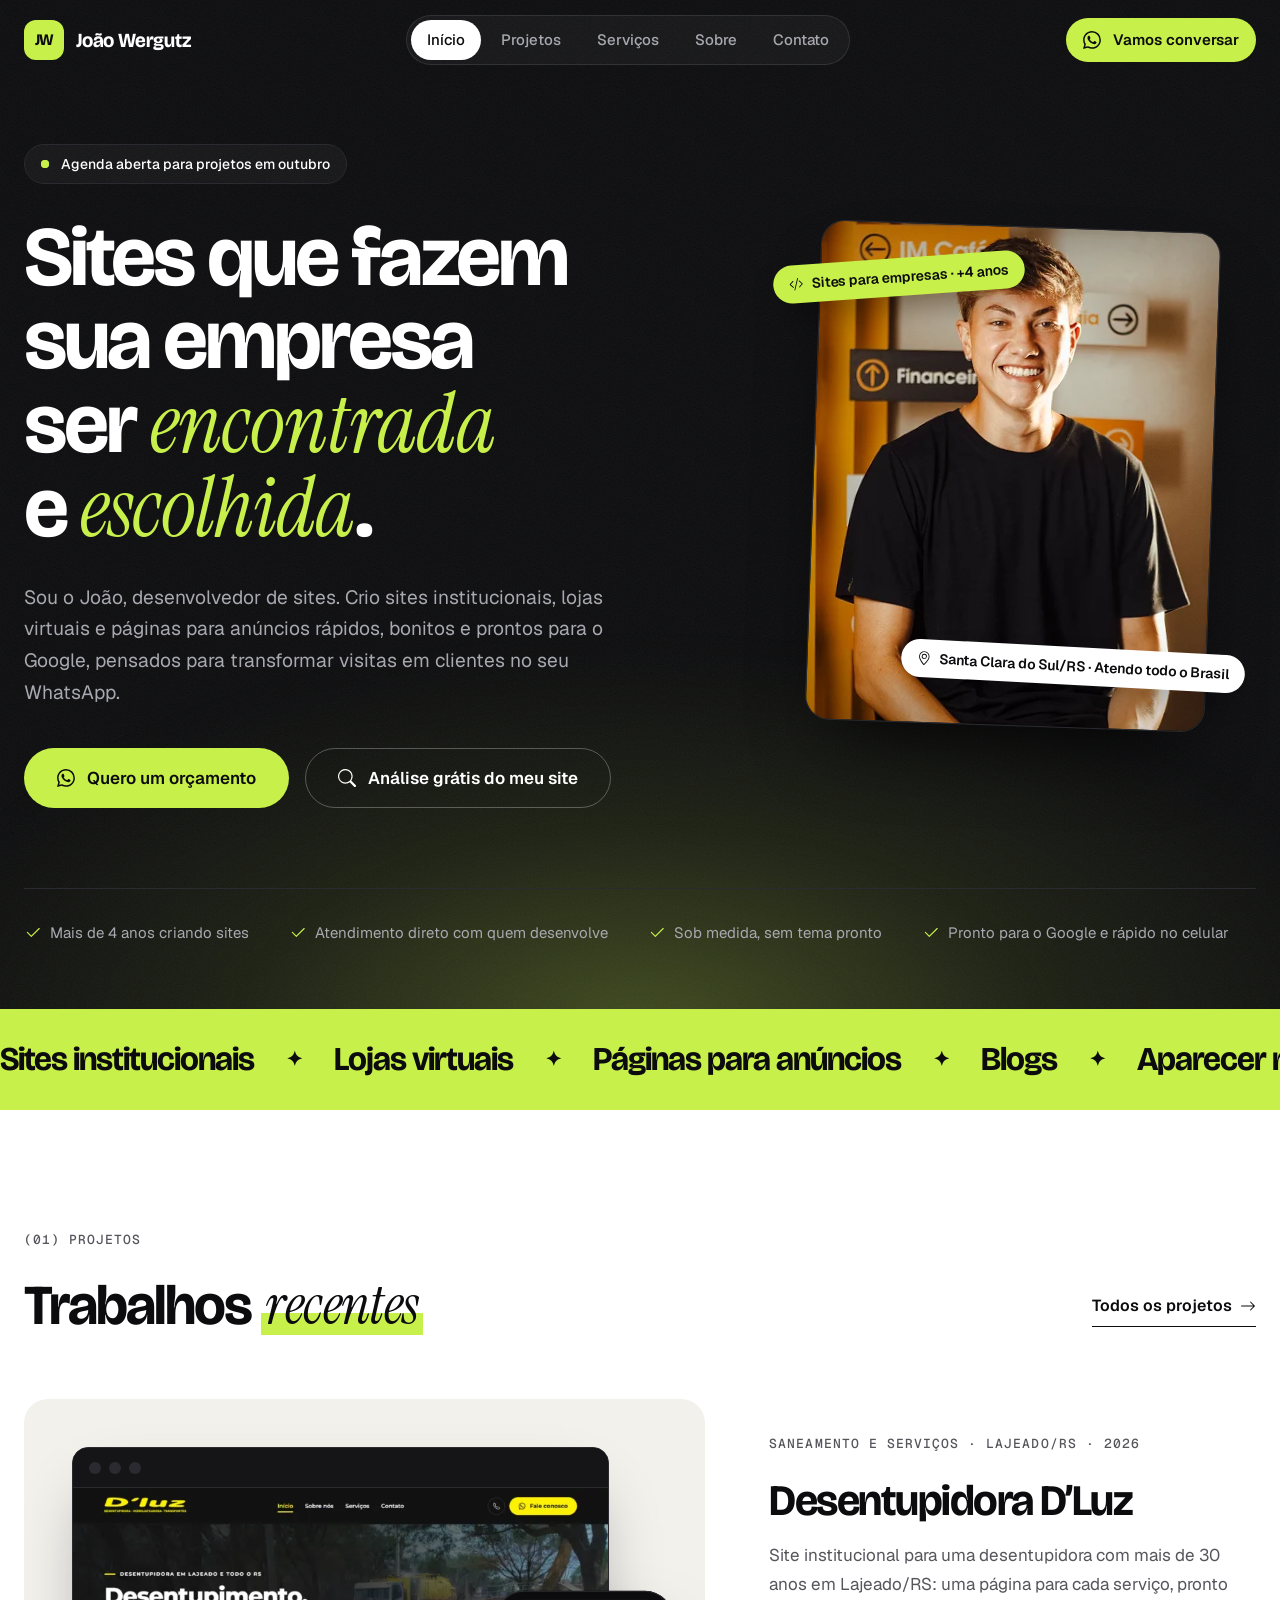
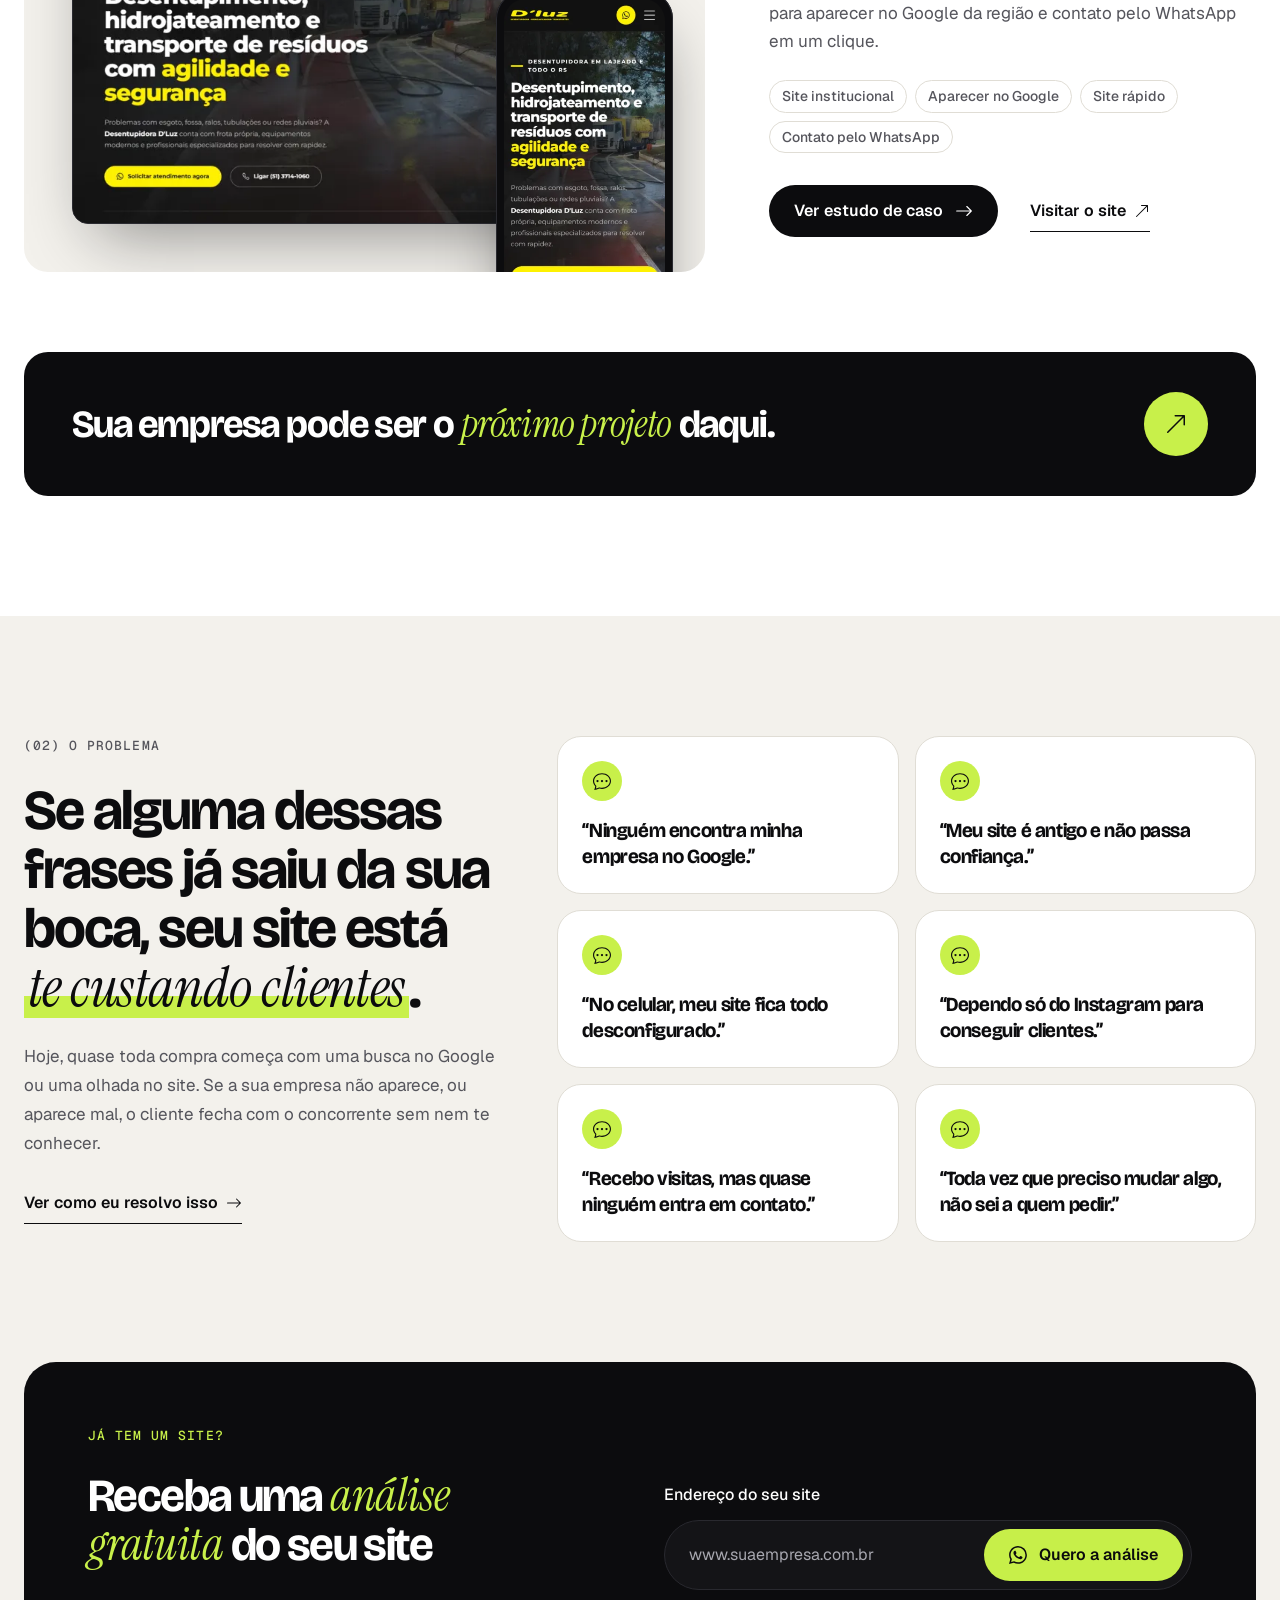
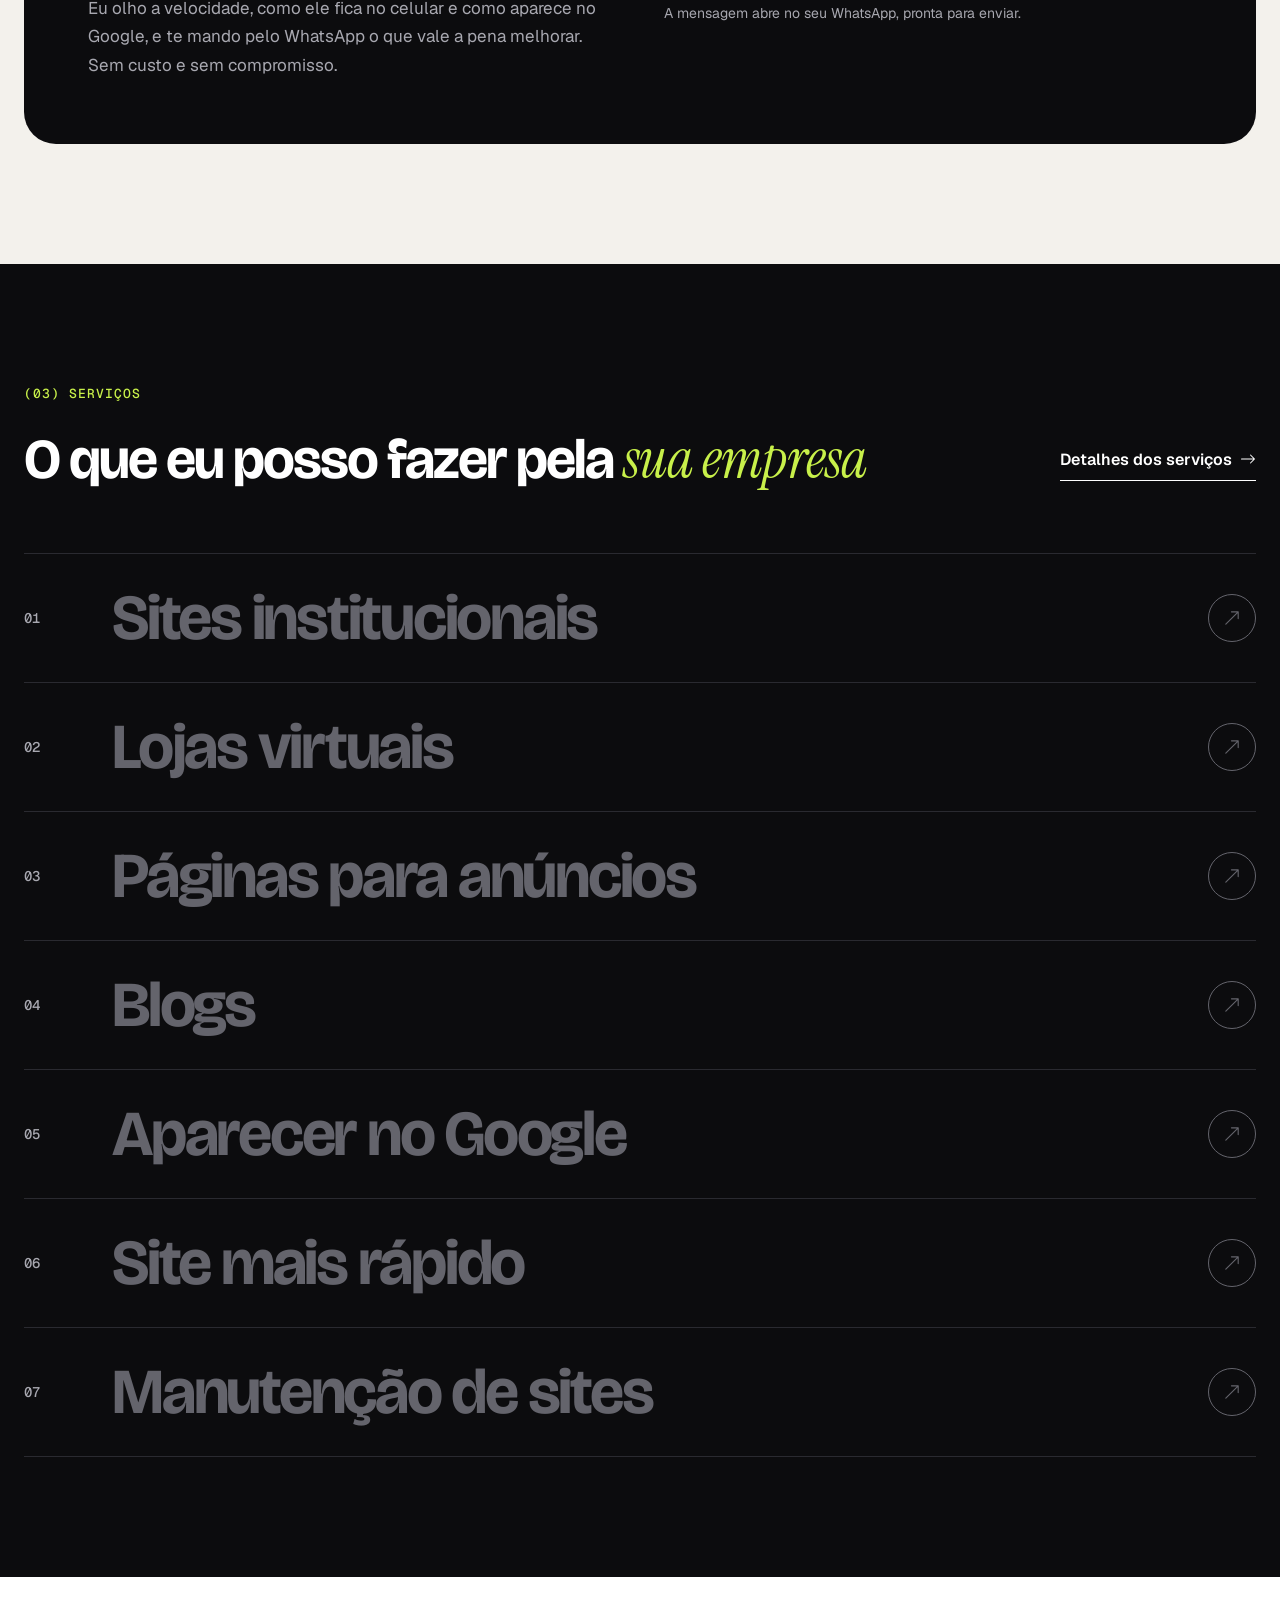
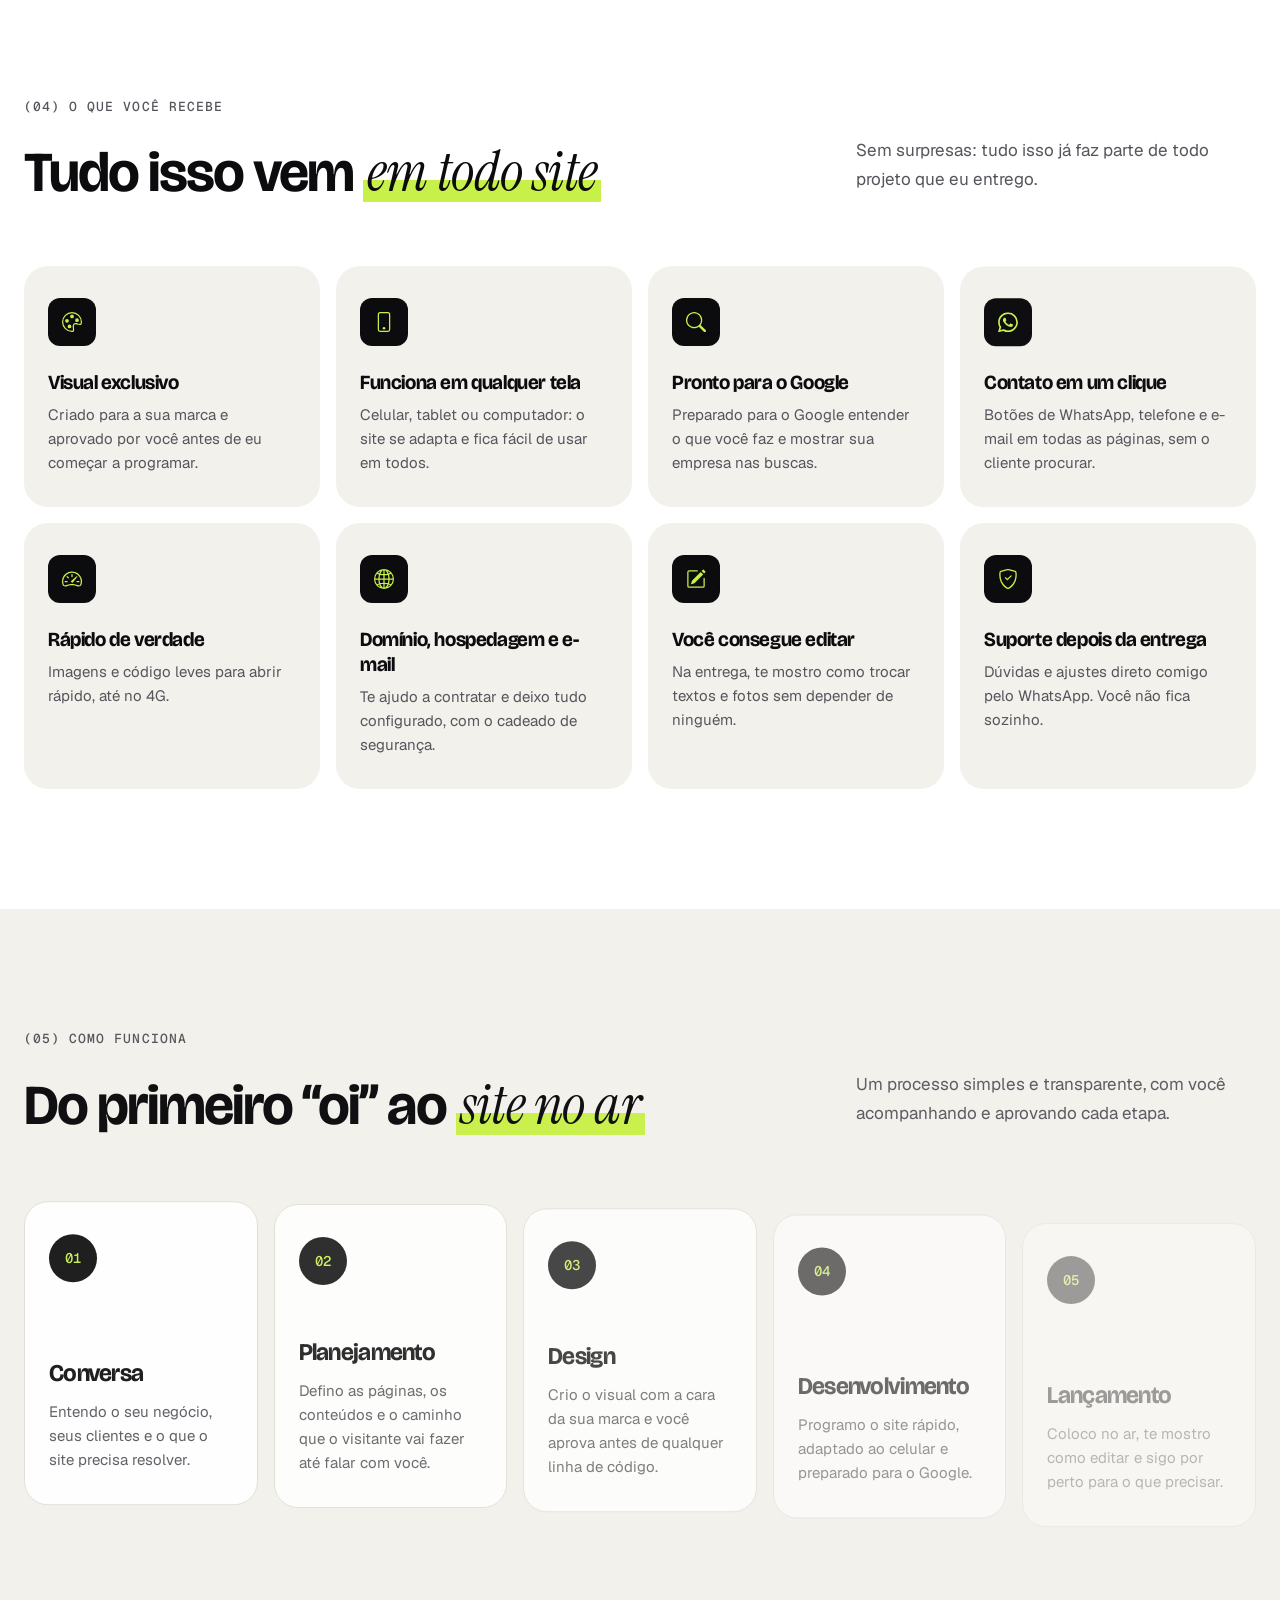
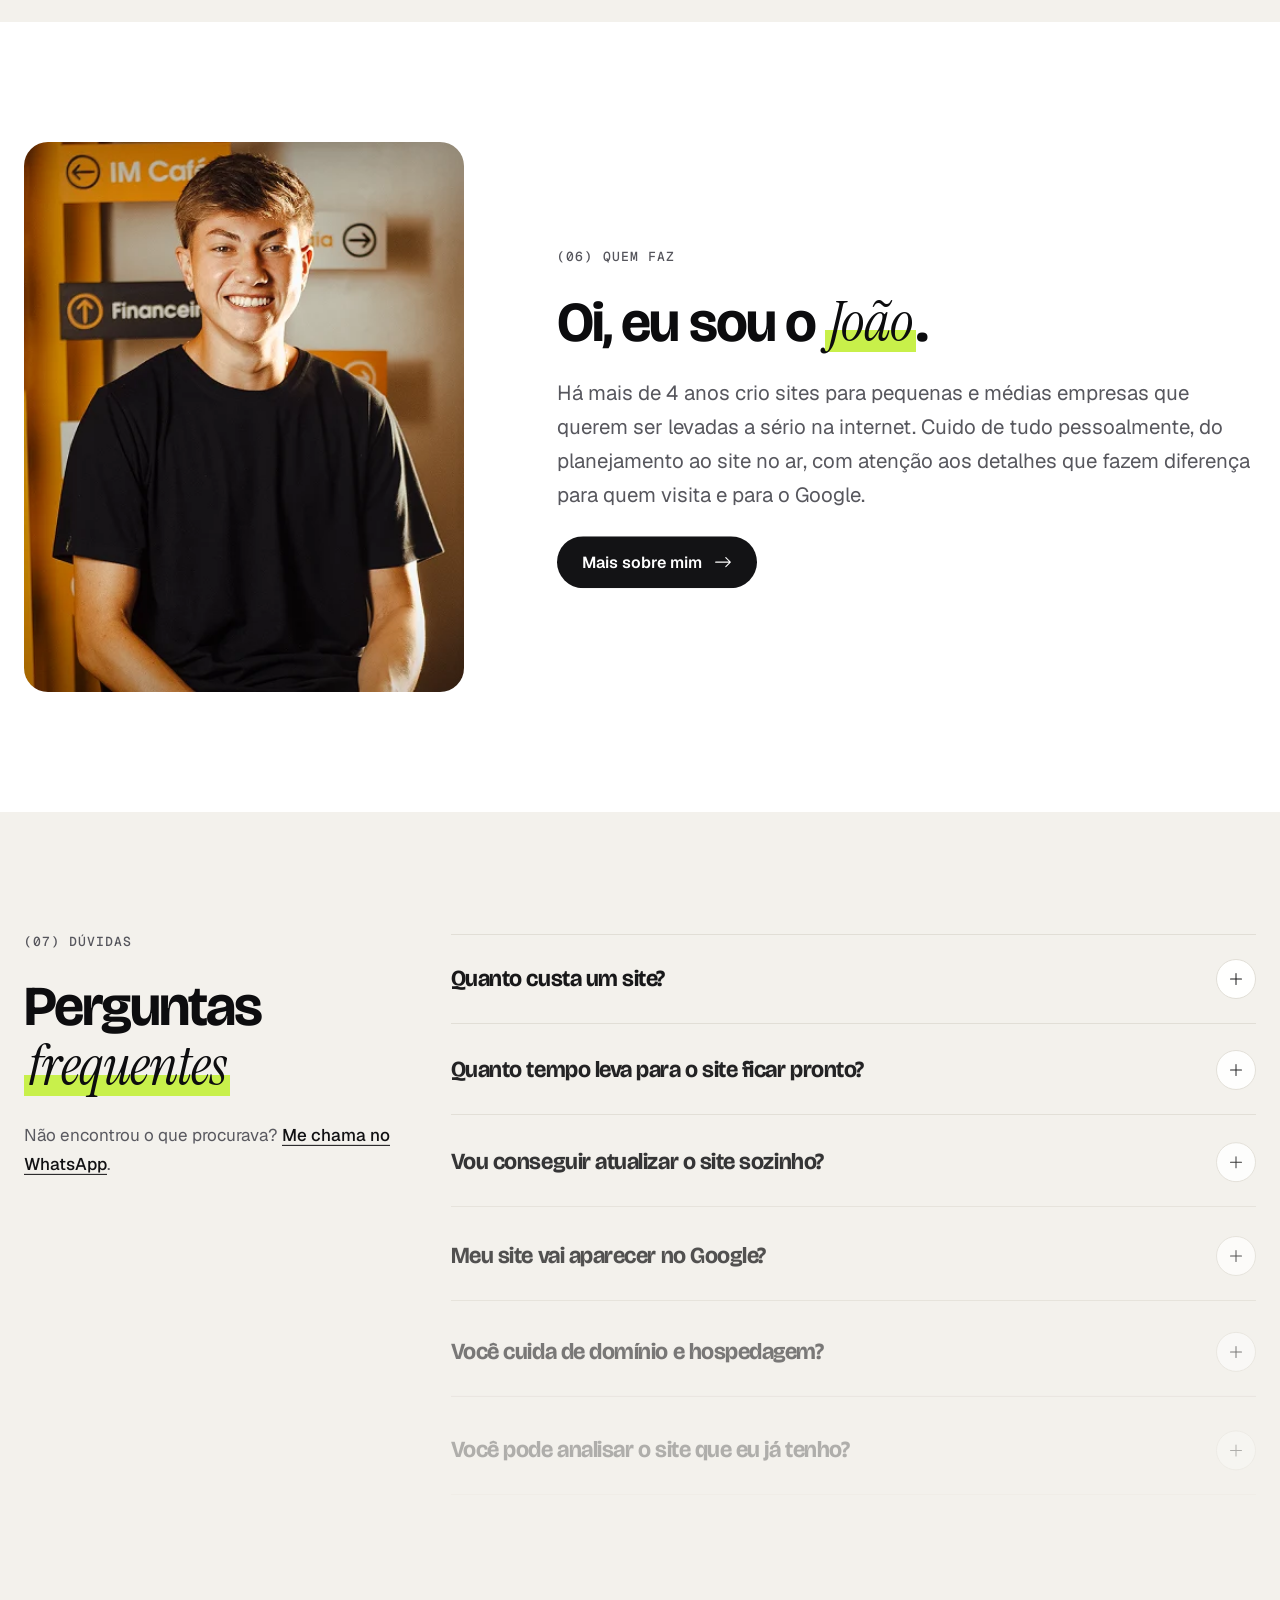
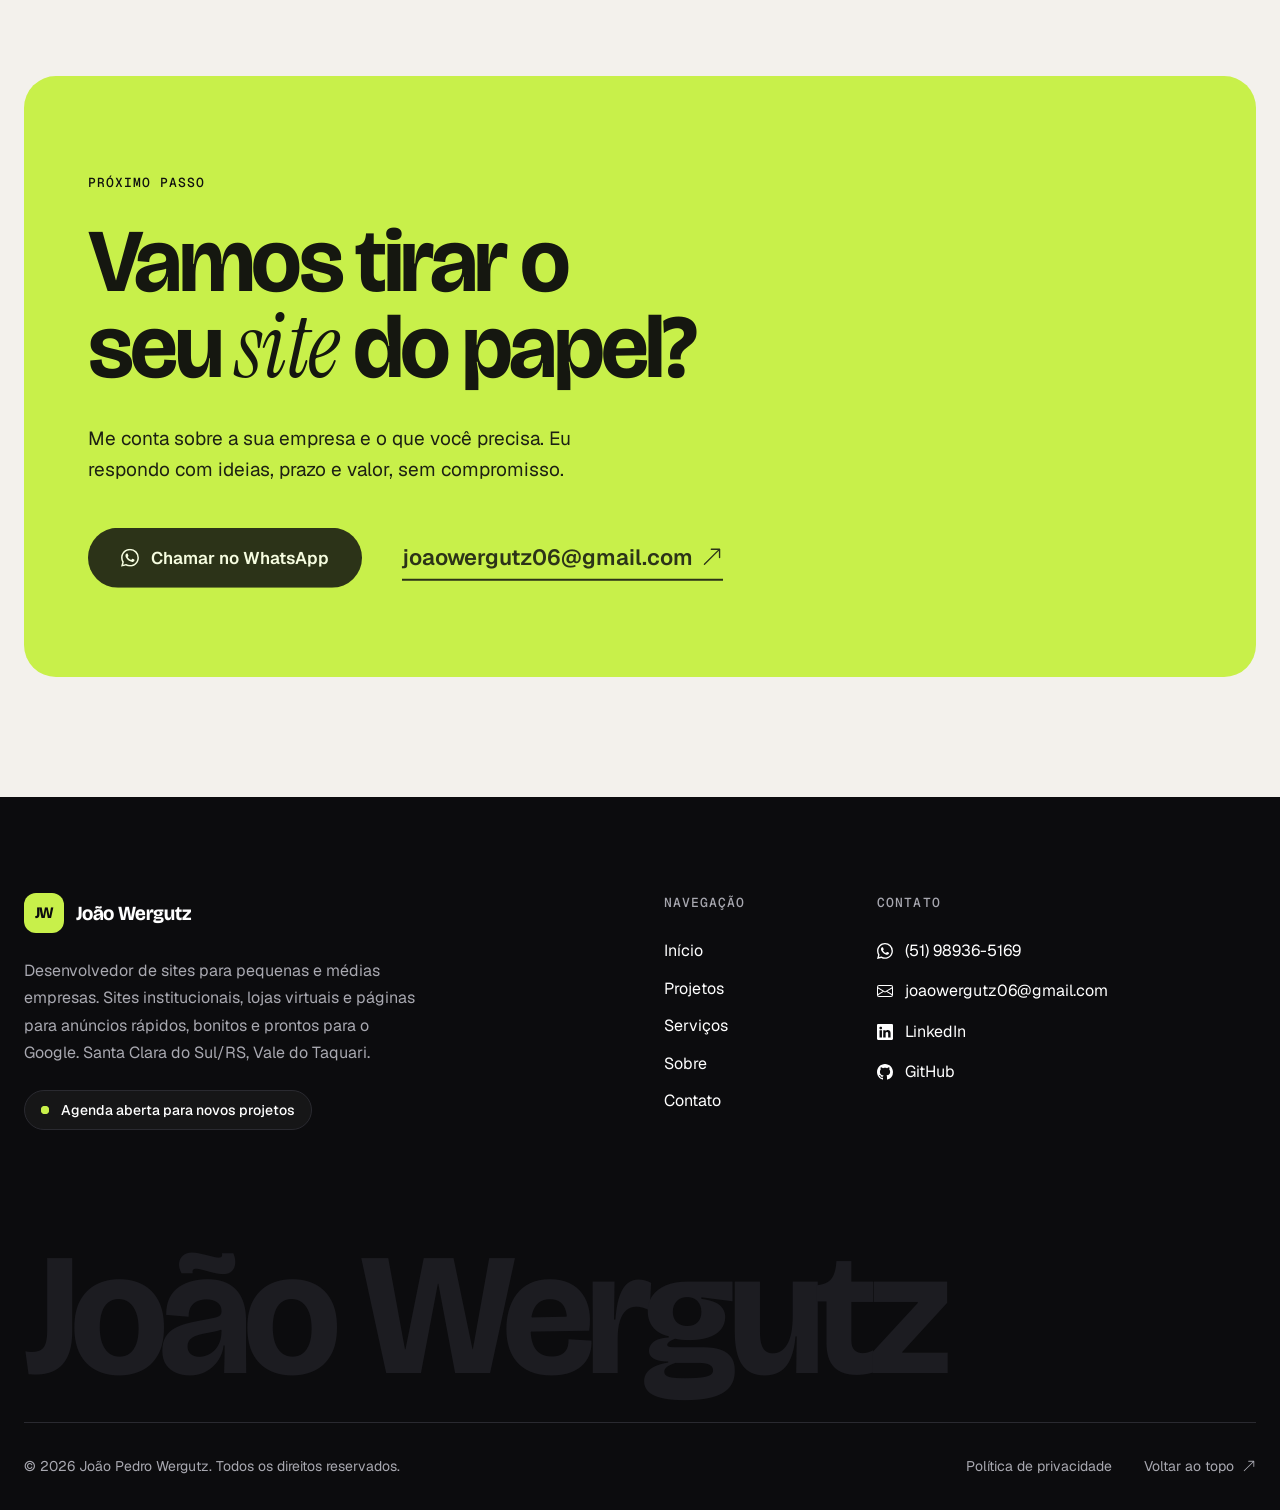
<file: index.html>
<!doctype html>
<html lang="pt-BR">

<head>
    <meta charset="UTF-8">
    <meta
        name="viewport"
        content="width=device-width, initial-scale=1"
    >
    <script>
        document.documentElement.classList.add('js');

        /* Elementos animados começam ocultos (sem piscar); se as animações não rodarem em 3s
           (GSAP fora do ar, erro no animations.js), tudo aparece */
        if (!window.matchMedia('(prefers-reduced-motion: reduce)').matches) {
            document.documentElement.classList.add('anime');
            setTimeout(function () {
                if (!window.siteAnime) {
                    document.documentElement.classList.remove('anime');
                }
            }, 3000);
        }
    </script>

    <title>João Wergutz | Criação de sites no Vale do Taquari</title>
<meta name='robots' content='max-image-preview:large' />
    <meta name="description" content="Criação de sites, lojas virtuais e landing pages em Santa Clara do Sul e no Vale do Taquari. Rápidos, bonitos e prontos para o Google.">
    <meta name="author" content="João Pedro Wergutz">
    <meta name="theme-color" content="#0c0c0e">
    <meta property="og:locale" content="pt_BR">
    <meta property="og:type" content="website">
    <meta property="og:site_name" content="João Wergutz">
    <meta property="og:title" content="João Wergutz | Criação de sites no Vale do Taquari">
    <meta property="og:description" content="Criação de sites, lojas virtuais e landing pages em Santa Clara do Sul e no Vale do Taquari. Rápidos, bonitos e prontos para o Google.">
    <meta property="og:url" content="https://joaowergutz.github.io/">
    <meta property="og:image" content="https://joaowergutz.github.io/wp-content/themes/joaowergutz/assets/img/og-joao-wergutz.jpg">
    <meta name="twitter:card" content="summary_large_image">
    <meta name="twitter:title" content="João Wergutz | Criação de sites no Vale do Taquari">
    <meta name="twitter:description" content="Criação de sites, lojas virtuais e landing pages em Santa Clara do Sul e no Vale do Taquari. Rápidos, bonitos e prontos para o Google.">
    <meta name="twitter:image" content="https://joaowergutz.github.io/wp-content/themes/joaowergutz/assets/img/og-joao-wergutz.jpg">
        <link rel="icon" type="image/png" sizes="32x32" href="/wp-content/themes/joaowergutz/assets/img/favicon-32.png">
    <link rel="icon" type="image/png" sizes="192x192" href="/wp-content/themes/joaowergutz/assets/img/favicon-192.png">
    <link rel="apple-touch-icon" sizes="180x180" href="/wp-content/themes/joaowergutz/assets/img/apple-touch-icon.png">
    <link rel="preload" href="/wp-content/themes/joaowergutz/assets/fonts/bricolage-grotesque.woff2" as="font" type="font/woff2" crossorigin>
<link rel="preload" href="/wp-content/themes/joaowergutz/assets/fonts/instrument-serif-italic.woff2" as="font" type="font/woff2" crossorigin>
<link rel="preload" href="/wp-content/themes/joaowergutz/assets/fonts/geist.woff2" as="font" type="font/woff2" crossorigin>
<script type="application/ld+json">{"@context":"https://schema.org","@type":"WebSite","@id":"/#site","name":"João Wergutz","url":"/","inLanguage":"pt-BR","publisher":{"@type":"Person","@id":"/#joao"}}</script>
<script type="application/ld+json">{"@context":"https://schema.org","@type":"Person","@id":"/#joao","name":"João Pedro Wergutz","alternateName":"João Wergutz","jobTitle":"Desenvolvedor Frontend","description":"Criação de sites, lojas virtuais e landing pages em Santa Clara do Sul e no Vale do Taquari. Rápidos, bonitos e prontos para o Google.","url":"/","image":"/wp-content/themes/joaowergutz/assets/img/joao.webp","email":"mailto:joaowergutz06@gmail.com","telephone":"+5551989365169","address":{"@type":"PostalAddress","addressLocality":"Santa Clara do Sul","addressRegion":"RS","addressCountry":"BR"},"sameAs":["https://www.linkedin.com/in/jo%C3%A3o-pedro-wergutz-27a6013b9/","https://github.com/joaowergutz"],"knowsAbout":["Desenvolvimento frontend","JavaScript","PHP","WordPress","HTML","CSS","SEO","Performance web","UX","Lojas virtuais","Landing pages"],"makesOffer":[{"@type":"Offer","itemOffered":{"@type":"Service","name":"Sites institucionais","description":"A vitrine da sua empresa na internet: quem você é, o que faz e como falar com você.","url":"/servicos/#sites-institucionais","areaServed":"BR"}},{"@type":"Offer","itemOffered":{"@type":"Service","name":"Lojas virtuais","description":"Venda pela internet com uma loja fácil de navegar e de administrar.","url":"/servicos/#lojas-virtuais","areaServed":"BR"}},{"@type":"Offer","itemOffered":{"@type":"Service","name":"Páginas para anúncios (Landing pages)","description":"Uma página com um único objetivo: transformar quem clicou no seu anúncio em contato.","url":"/servicos/#landing-pages","areaServed":"BR"}},{"@type":"Offer","itemOffered":{"@type":"Service","name":"Blogs","description":"Conteúdo que atrai visitas do Google e mostra que você entende do assunto.","url":"/servicos/#blogs","areaServed":"BR"}},{"@type":"Offer","itemOffered":{"@type":"Service","name":"Aparecer no Google (SEO)","description":"Ajustes para sua empresa aparecer quando alguém procura no Google pelo que você faz.","url":"/servicos/#seo","areaServed":"BR"}},{"@type":"Offer","itemOffered":{"@type":"Service","name":"Site mais rápido (Performance)","description":"Site lento perde cliente. Deixo o seu mais leve e rápido, principalmente no celular.","url":"/servicos/#performance","areaServed":"BR"}},{"@type":"Offer","itemOffered":{"@type":"Service","name":"Manutenção de sites","description":"Seu site atualizado, seguro e funcionando, sem você precisar se preocupar.","url":"/servicos/#manutencao","areaServed":"BR"}}]}</script>
<script type="application/ld+json">{"@context":"https://schema.org","@type":"FAQPage","mainEntity":[{"@type":"Question","name":"Quanto custa um site?","acceptedAnswer":{"@type":"Answer","text":"Depende do tipo de site, da quantidade de páginas e das funcionalidades. Me conta o que você precisa pelo WhatsApp ou pelo formulário e eu te envio uma proposta com valor e prazo, sem compromisso."}},{"@type":"Question","name":"Quanto tempo leva para o site ficar pronto?","acceptedAnswer":{"@type":"Answer","text":"Uma landing page costuma ficar pronta em poucos dias. Um site institucional leva, em média, de 2 a 4 semanas, contando com a aprovação do layout e o envio dos textos e imagens."}},{"@type":"Question","name":"Vou conseguir atualizar o site sozinho?","acceptedAnswer":{"@type":"Answer","text":"Sim. Os sites são feitos em WordPress e, na entrega, eu te mostro como trocar textos, imagens e publicar novidades. Se preferir, também posso cuidar disso para você."}},{"@type":"Question","name":"Meu site vai aparecer no Google?","acceptedAnswer":{"@type":"Answer","text":"Todo site já sai preparado para o Google entender o que você faz e onde atende, e para abrir rápido. Isso prepara o terreno. A posição nas buscas também depende da concorrência e do conteúdo ao longo do tempo, e eu te oriento nisso."}},{"@type":"Question","name":"Você cuida de domínio e hospedagem?","acceptedAnswer":{"@type":"Answer","text":"Te ajudo a registrar o domínio e escolher uma boa hospedagem, e faço toda a configuração para o site ir ao ar com o cadeado de segurança e os e-mails da empresa funcionando."}},{"@type":"Question","name":"Você pode analisar o site que eu já tenho?","acceptedAnswer":{"@type":"Answer","text":"Posso, e sem custo. Me manda o endereço pelo WhatsApp que eu reviso a velocidade, como ele fica no celular e como aparece no Google, e te digo o que vale a pena melhorar."}},{"@type":"Question","name":"Atende empresas de outras cidades?","acceptedAnswer":{"@type":"Answer","text":"Sim. Sou de Santa Clara do Sul, no Vale do Taquari, e atendo empresas da região e de qualquer lugar do Brasil: todo o processo pode ser feito a distância, por WhatsApp e chamadas de vídeo."}}]}</script>

<link rel='stylesheet' id='site-main-css' href='/wp-content/themes/joaowergutz/assets/css/main.css?ver=1.3.1' media='all' />
<link rel="canonical" href="https://joaowergutz.github.io/" />
</head>

<body class="home wp-singular page-template-default page page-id-5 wp-embed-responsive wp-theme-joaowergutz">


<a class="screen-reader-text" href="#conteudo">Pular para o conteúdo</a>

<header class="site-header">
    <div class="container">
        <div class="header-row">
            <a href="/" class="logo" aria-label="João Wergutz, página inicial">
                <span class="logo-marca" aria-hidden="true">JW</span>
                <span class="logo-nome">João Wergutz</span>
            </a>

            <nav class="nav-h d-none d-lg-block" aria-label="Menu principal">
                <ul>
                                            <li>
                            <a
                                href="/"
                                class="ativo" aria-current="page"                            >Início</a>
                        </li>
                                            <li>
                            <a
                                href="/projetos/"
                                                            >Projetos</a>
                        </li>
                                            <li>
                            <a
                                href="/servicos/"
                                                            >Serviços</a>
                        </li>
                                            <li>
                            <a
                                href="/sobre/"
                                                            >Sobre</a>
                        </li>
                                            <li>
                            <a
                                href="/contato/"
                                                            >Contato</a>
                        </li>
                                    </ul>
            </nav>

            <div class="acoes-h">
                <a
                    href="https://wa.me/5551989365169?text=Ol%C3%A1%2C%20Jo%C3%A3o%21%20Vi%20seu%20portf%C3%B3lio%20e%20quero%20conversar%20sobre%20um%20site."
                    target="_blank"
                    rel="noopener"
                    class="botao botao-destaque botao-p botao-h"
                >
                    <i class="bi bi-whatsapp" aria-hidden="true"><svg xmlns="http://www.w3.org/2000/svg" viewBox="0 0 16 16" fill="currentColor" focusable="false"><path d="M13.601 2.326A7.85 7.85 0 0 0 7.994 0C3.627 0 .068 3.558.064 7.926c0 1.399.366 2.76 1.057 3.965L0 16l4.204-1.102a7.9 7.9 0 0 0 3.79.965h.004c4.368 0 7.926-3.558 7.93-7.93A7.9 7.9 0 0 0 13.6 2.326zM7.994 14.521a6.6 6.6 0 0 1-3.356-.92l-.24-.144-2.494.654.666-2.433-.156-.251a6.56 6.56 0 0 1-1.007-3.505c0-3.626 2.957-6.584 6.591-6.584a6.56 6.56 0 0 1 4.66 1.931 6.56 6.56 0 0 1 1.928 4.66c-.004 3.639-2.961 6.592-6.592 6.592m3.615-4.934c-.197-.099-1.17-.578-1.353-.646-.182-.065-.315-.099-.445.099-.133.197-.513.646-.627.775-.114.133-.232.148-.43.05-.197-.1-.836-.308-1.592-.985-.59-.525-.985-1.175-1.103-1.372-.114-.198-.011-.304.088-.403.087-.088.197-.232.296-.346.1-.114.133-.198.198-.33.065-.134.034-.248-.015-.347-.05-.099-.445-1.076-.612-1.47-.16-.389-.323-.335-.445-.34-.114-.007-.247-.007-.38-.007a.73.73 0 0 0-.529.247c-.182.198-.691.677-.691 1.654s.71 1.916.81 2.049c.098.133 1.394 2.132 3.383 2.992.47.205.84.326 1.129.418.475.152.904.129 1.246.08.38-.058 1.171-.48 1.338-.943.164-.464.164-.86.114-.943-.049-.084-.182-.133-.38-.232"/></svg></i>                    <span>Vamos conversar</span>
                </a>

                <a
                    href="https://wa.me/5551989365169?text=Ol%C3%A1%2C%20Jo%C3%A3o%21%20Vi%20seu%20portf%C3%B3lio%20e%20quero%20conversar%20sobre%20um%20site."
                    target="_blank"
                    rel="noopener"
                    class="icone-h d-lg-none"
                    aria-label="Falar com João pelo WhatsApp"
                >
                    <i class="bi bi-whatsapp" aria-hidden="true"><svg xmlns="http://www.w3.org/2000/svg" viewBox="0 0 16 16" fill="currentColor" focusable="false"><path d="M13.601 2.326A7.85 7.85 0 0 0 7.994 0C3.627 0 .068 3.558.064 7.926c0 1.399.366 2.76 1.057 3.965L0 16l4.204-1.102a7.9 7.9 0 0 0 3.79.965h.004c4.368 0 7.926-3.558 7.93-7.93A7.9 7.9 0 0 0 13.6 2.326zM7.994 14.521a6.6 6.6 0 0 1-3.356-.92l-.24-.144-2.494.654.666-2.433-.156-.251a6.56 6.56 0 0 1-1.007-3.505c0-3.626 2.957-6.584 6.591-6.584a6.56 6.56 0 0 1 4.66 1.931 6.56 6.56 0 0 1 1.928 4.66c-.004 3.639-2.961 6.592-6.592 6.592m3.615-4.934c-.197-.099-1.17-.578-1.353-.646-.182-.065-.315-.099-.445.099-.133.197-.513.646-.627.775-.114.133-.232.148-.43.05-.197-.1-.836-.308-1.592-.985-.59-.525-.985-1.175-1.103-1.372-.114-.198-.011-.304.088-.403.087-.088.197-.232.296-.346.1-.114.133-.198.198-.33.065-.134.034-.248-.015-.347-.05-.099-.445-1.076-.612-1.47-.16-.389-.323-.335-.445-.34-.114-.007-.247-.007-.38-.007a.73.73 0 0 0-.529.247c-.182.198-.691.677-.691 1.654s.71 1.916.81 2.049c.098.133 1.394 2.132 3.383 2.992.47.205.84.326 1.129.418.475.152.904.129 1.246.08.38-.058 1.171-.48 1.338-.943.164-.464.164-.86.114-.943-.049-.084-.182-.133-.38-.232"/></svg></i>                </a>

                <button
                    class="menu-toggle d-lg-none"
                    type="button"
                    aria-controls="menu-mobile"
                    aria-expanded="false"
                    aria-label="Abrir menu"
                >
                    <span></span>
                    <span></span>
                </button>
            </div>
        </div>
    </div>
</header>

<div class="menu-mobile" id="menu-mobile" data-lenis-prevent hidden>
    <nav aria-label="Menu mobile">
        <ul>
                            <li>
                    <a
                        href="/"
                        aria-current="page"                    >
                        <span class="rotulo">01</span>
                        Início                    </a>
                </li>
                            <li>
                    <a
                        href="/projetos/"
                                            >
                        <span class="rotulo">02</span>
                        Projetos                    </a>
                </li>
                            <li>
                    <a
                        href="/servicos/"
                                            >
                        <span class="rotulo">03</span>
                        Serviços                    </a>
                </li>
                            <li>
                    <a
                        href="/sobre/"
                                            >
                        <span class="rotulo">04</span>
                        Sobre                    </a>
                </li>
                            <li>
                    <a
                        href="/contato/"
                                            >
                        <span class="rotulo">05</span>
                        Contato                    </a>
                </li>
                    </ul>
    </nav>

    <div class="menu-mobile-rodape">
        <a
            href="https://wa.me/5551989365169?text=Ol%C3%A1%2C%20Jo%C3%A3o%21%20Vi%20seu%20portf%C3%B3lio%20e%20quero%20conversar%20sobre%20um%20site."
            target="_blank"
            rel="noopener"
            class="botao botao-destaque"
        >
            <i class="bi bi-whatsapp" aria-hidden="true"><svg xmlns="http://www.w3.org/2000/svg" viewBox="0 0 16 16" fill="currentColor" focusable="false"><path d="M13.601 2.326A7.85 7.85 0 0 0 7.994 0C3.627 0 .068 3.558.064 7.926c0 1.399.366 2.76 1.057 3.965L0 16l4.204-1.102a7.9 7.9 0 0 0 3.79.965h.004c4.368 0 7.926-3.558 7.93-7.93A7.9 7.9 0 0 0 13.6 2.326zM7.994 14.521a6.6 6.6 0 0 1-3.356-.92l-.24-.144-2.494.654.666-2.433-.156-.251a6.56 6.56 0 0 1-1.007-3.505c0-3.626 2.957-6.584 6.591-6.584a6.56 6.56 0 0 1 4.66 1.931 6.56 6.56 0 0 1 1.928 4.66c-.004 3.639-2.961 6.592-6.592 6.592m3.615-4.934c-.197-.099-1.17-.578-1.353-.646-.182-.065-.315-.099-.445.099-.133.197-.513.646-.627.775-.114.133-.232.148-.43.05-.197-.1-.836-.308-1.592-.985-.59-.525-.985-1.175-1.103-1.372-.114-.198-.011-.304.088-.403.087-.088.197-.232.296-.346.1-.114.133-.198.198-.33.065-.134.034-.248-.015-.347-.05-.099-.445-1.076-.612-1.47-.16-.389-.323-.335-.445-.34-.114-.007-.247-.007-.38-.007a.73.73 0 0 0-.529.247c-.182.198-.691.677-.691 1.654s.71 1.916.81 2.049c.098.133 1.394 2.132 3.383 2.992.47.205.84.326 1.129.418.475.152.904.129 1.246.08.38-.058 1.171-.48 1.338-.943.164-.464.164-.86.114-.943-.049-.084-.182-.133-.38-.232"/></svg></i>            <span>Falar no WhatsApp</span>
        </a>
        <a href="mailto:joaowergutz06@gmail.com" class="menu-mobile-email">
            joaowergutz06@gmail.com        </a>
    </div>
</div>

<main id="conteudo" tabindex="-1">

<section class="hero">
    <div class="hero-brilho" aria-hidden="true"></div>

    <div class="container">
        <div class="row align-items-center g-5">
            <div class="col-lg-7">
                <p class="selo-disponivel" data-anime>
                    <span class="ponto" aria-hidden="true"></span>
                    Agenda aberta para projetos em outubro                </p>

                <h1 class="hero-titulo" data-anime>
                    Sites que fazem sua empresa ser <em>encontrada</em> e <em>escolhida</em>.
                </h1>

                <p class="hero-texto" data-anime>
                    Sou o João, desenvolvedor de sites. Crio sites institucionais, lojas virtuais e páginas para anúncios
                    rápidos, bonitos e prontos para o Google, pensados para transformar visitas em clientes no seu WhatsApp.
                </p>

                <div class="hero-botoes" data-anime>
                    <a href="https://wa.me/5551989365169?text=Ol%C3%A1%2C%20Jo%C3%A3o%21%20Quero%20um%20or%C3%A7amento%20de%20site." target="_blank" rel="noopener" class="botao botao-destaque botao-g">
                        <i class="bi bi-whatsapp" aria-hidden="true"><svg xmlns="http://www.w3.org/2000/svg" viewBox="0 0 16 16" fill="currentColor" focusable="false"><path d="M13.601 2.326A7.85 7.85 0 0 0 7.994 0C3.627 0 .068 3.558.064 7.926c0 1.399.366 2.76 1.057 3.965L0 16l4.204-1.102a7.9 7.9 0 0 0 3.79.965h.004c4.368 0 7.926-3.558 7.93-7.93A7.9 7.9 0 0 0 13.6 2.326zM7.994 14.521a6.6 6.6 0 0 1-3.356-.92l-.24-.144-2.494.654.666-2.433-.156-.251a6.56 6.56 0 0 1-1.007-3.505c0-3.626 2.957-6.584 6.591-6.584a6.56 6.56 0 0 1 4.66 1.931 6.56 6.56 0 0 1 1.928 4.66c-.004 3.639-2.961 6.592-6.592 6.592m3.615-4.934c-.197-.099-1.17-.578-1.353-.646-.182-.065-.315-.099-.445.099-.133.197-.513.646-.627.775-.114.133-.232.148-.43.05-.197-.1-.836-.308-1.592-.985-.59-.525-.985-1.175-1.103-1.372-.114-.198-.011-.304.088-.403.087-.088.197-.232.296-.346.1-.114.133-.198.198-.33.065-.134.034-.248-.015-.347-.05-.099-.445-1.076-.612-1.47-.16-.389-.323-.335-.445-.34-.114-.007-.247-.007-.38-.007a.73.73 0 0 0-.529.247c-.182.198-.691.677-.691 1.654s.71 1.916.81 2.049c.098.133 1.394 2.132 3.383 2.992.47.205.84.326 1.129.418.475.152.904.129 1.246.08.38-.058 1.171-.48 1.338-.943.164-.464.164-.86.114-.943-.049-.084-.182-.133-.38-.232"/></svg></i>                        <span>Quero um orçamento</span>
                    </a>
                    <a href="#analise" class="botao botao-contorno botao-g">
                        <i class="bi bi-search" aria-hidden="true"><svg xmlns="http://www.w3.org/2000/svg" viewBox="0 0 16 16" fill="currentColor" focusable="false"><path d="M11.742 10.344a6.5 6.5 0 1 0-1.397 1.398h-.001q.044.06.098.115l3.85 3.85a1 1 0 0 0 1.415-1.414l-3.85-3.85a1 1 0 0 0-.115-.1zM12 6.5a5.5 5.5 0 1 1-11 0 5.5 5.5 0 0 1 11 0"/></svg></i>                        <span>Análise grátis do meu site</span>
                    </a>
                </div>
            </div>

            <div class="col-lg-5">
                <div class="hero-foto" data-anime>
                    <div class="hero-foto-moldura">
                        <img
                            src="/wp-content/themes/joaowergutz/assets/img/joao.webp"
                            alt="João Wergutz sorrindo, de camiseta preta"
                            width="400"
                            height="500"
                            fetchpriority="high"
                        >
                    </div>
                    <p class="hero-foto-chip hero-foto-chip-1">
                        <i class="bi bi-code-slash" aria-hidden="true"><svg xmlns="http://www.w3.org/2000/svg" viewBox="0 0 16 16" fill="currentColor" focusable="false"><path d="M10.478 1.647a.5.5 0 1 0-.956-.294l-4 13a.5.5 0 0 0 .956.294zM4.854 4.146a.5.5 0 0 1 0 .708L1.707 8l3.147 3.146a.5.5 0 0 1-.708.708l-3.5-3.5a.5.5 0 0 1 0-.708l3.5-3.5a.5.5 0 0 1 .708 0m6.292 0a.5.5 0 0 0 0 .708L14.293 8l-3.147 3.146a.5.5 0 0 0 .708.708l3.5-3.5a.5.5 0 0 0 0-.708l-3.5-3.5a.5.5 0 0 0-.708 0"/></svg></i> Sites para empresas · +4 anos
                    </p>
                    <p class="hero-foto-chip hero-foto-chip-2">
                        <i class="bi bi-geo-alt" aria-hidden="true"><svg xmlns="http://www.w3.org/2000/svg" viewBox="0 0 16 16" fill="currentColor" focusable="false"><path d="M12.166 8.94c-.524 1.062-1.234 2.12-1.96 3.07A32 32 0 0 1 8 14.58a32 32 0 0 1-2.206-2.57c-.726-.95-1.436-2.008-1.96-3.07C3.304 7.867 3 6.862 3 6a5 5 0 0 1 10 0c0 .862-.305 1.867-.834 2.94M8 16s6-5.686 6-10A6 6 0 0 0 2 6c0 4.314 6 10 6 10"/><path d="M8 8a2 2 0 1 1 0-4 2 2 0 0 1 0 4m0 1a3 3 0 1 0 0-6 3 3 0 0 0 0 6"/></svg></i> Santa Clara do Sul/RS · Atendo todo o Brasil
                    </p>
                </div>
            </div>
        </div>

        <ul class="hero-provas" data-anime>
            <li><i class="bi bi-check2" aria-hidden="true"><svg xmlns="http://www.w3.org/2000/svg" viewBox="0 0 16 16" fill="currentColor" focusable="false"><path d="M13.854 3.646a.5.5 0 0 1 0 .708l-7 7a.5.5 0 0 1-.708 0l-3.5-3.5a.5.5 0 1 1 .708-.708L6.5 10.293l6.646-6.647a.5.5 0 0 1 .708 0"/></svg></i> Mais de 4 anos criando sites</li>
            <li><i class="bi bi-check2" aria-hidden="true"><svg xmlns="http://www.w3.org/2000/svg" viewBox="0 0 16 16" fill="currentColor" focusable="false"><path d="M13.854 3.646a.5.5 0 0 1 0 .708l-7 7a.5.5 0 0 1-.708 0l-3.5-3.5a.5.5 0 1 1 .708-.708L6.5 10.293l6.646-6.647a.5.5 0 0 1 .708 0"/></svg></i> Atendimento direto com quem desenvolve</li>
            <li><i class="bi bi-check2" aria-hidden="true"><svg xmlns="http://www.w3.org/2000/svg" viewBox="0 0 16 16" fill="currentColor" focusable="false"><path d="M13.854 3.646a.5.5 0 0 1 0 .708l-7 7a.5.5 0 0 1-.708 0l-3.5-3.5a.5.5 0 1 1 .708-.708L6.5 10.293l6.646-6.647a.5.5 0 0 1 .708 0"/></svg></i> Sob medida, sem tema pronto</li>
            <li><i class="bi bi-check2" aria-hidden="true"><svg xmlns="http://www.w3.org/2000/svg" viewBox="0 0 16 16" fill="currentColor" focusable="false"><path d="M13.854 3.646a.5.5 0 0 1 0 .708l-7 7a.5.5 0 0 1-.708 0l-3.5-3.5a.5.5 0 1 1 .708-.708L6.5 10.293l6.646-6.647a.5.5 0 0 1 .708 0"/></svg></i> Pronto para o Google e rápido no celular</li>
        </ul>
    </div>
</section>

<div class="faixa" aria-hidden="true">
    <div class="faixa-trilho">
                    <ul>
                                    <li>Sites institucionais</li>
                                    <li>Lojas virtuais</li>
                                    <li>Páginas para anúncios</li>
                                    <li>Blogs</li>
                                    <li>Aparecer no Google</li>
                                    <li>Site mais rápido</li>
                                    <li>Manutenção de sites</li>
                            </ul>
                    <ul>
                                    <li>Sites institucionais</li>
                                    <li>Lojas virtuais</li>
                                    <li>Páginas para anúncios</li>
                                    <li>Blogs</li>
                                    <li>Aparecer no Google</li>
                                    <li>Site mais rápido</li>
                                    <li>Manutenção de sites</li>
                            </ul>
            </div>
</div>

<section class="secao projetos-home" id="projetos" aria-labelledby="projetos-titulo">
    <div class="container">
        <div class="secao-topo">
            <div>
                <p class="rotulo rotulo-escuro" data-anime>(01) Projetos</p>
                <h2 class="titulo" id="projetos-titulo" data-anime>Trabalhos <em>recentes</em></h2>
            </div>
            <a href="/projetos/" class="link-seta" data-anime>
                Todos os projetos <i class="bi bi-arrow-right" aria-hidden="true"><svg xmlns="http://www.w3.org/2000/svg" viewBox="0 0 16 16" fill="currentColor" focusable="false"><path fill-rule="evenodd" d="M1 8a.5.5 0 0 1 .5-.5h11.793l-3.147-3.146a.5.5 0 0 1 .708-.708l4 4a.5.5 0 0 1 0 .708l-4 4a.5.5 0 0 1-.708-.708L13.293 8.5H1.5A.5.5 0 0 1 1 8"/></svg></i>            </a>
        </div>

        <div class="lista-projetos">
            <article class="card-projeto" data-anime>
    <a href="/projetos/desentupidora-dluz/" class="card-projeto-midia" tabindex="-1" aria-hidden="true">
        <div class="mockup-navegador">
            <div class="mockup-barra"><span></span><span></span><span></span></div>
            <img
                src="/wp-content/themes/joaowergutz/assets/img/projetos/dluz-home-desktop-card.webp"
                                    srcset="/wp-content/themes/joaowergutz/assets/img/projetos/dluz-home-desktop-480.webp 480w, /wp-content/themes/joaowergutz/assets/img/projetos/dluz-home-desktop-720.webp 720w, /wp-content/themes/joaowergutz/assets/img/projetos/dluz-home-desktop-card.webp 800w, /wp-content/themes/joaowergutz/assets/img/projetos/dluz-home-desktop.webp 1440w"
                    sizes="(min-width: 992px) 600px, calc(100vw - 112px)"
                                alt=""
                width="800"
                height="500"
                loading="lazy"
            >
        </div>

                    <div class="mockup-celular">
                <img
                    src="/wp-content/themes/joaowergutz/assets/img/projetos/dluz-home-mobile.webp"
                    srcset="/wp-content/themes/joaowergutz/assets/img/projetos/dluz-home-mobile-300.webp 300w, /wp-content/themes/joaowergutz/assets/img/projetos/dluz-home-mobile.webp 600w"
                    sizes="(min-width: 768px) 180px, 30vw"
                    alt=""
                    width="600"
                    height="1298"
                    loading="lazy"
                >
            </div>
            </a>

    <div class="card-projeto-info">
        <p class="rotulo rotulo-escuro">
            Saneamento e serviços · Lajeado/RS · 2026        </p>
        <h3 class="card-projeto-titulo">
            <a href="/projetos/desentupidora-dluz/">Desentupidora D&#8217;Luz</a>
        </h3>
        <p class="texto">Site institucional para uma desentupidora com mais de 30 anos em Lajeado/RS: uma página para cada serviço, pronto para aparecer no Google da região e contato pelo WhatsApp em um clique.</p>

                    <ul class="tags" aria-label="Entregas">
                                    <li>Site institucional</li>
                                    <li>Aparecer no Google</li>
                                    <li>Site rápido</li>
                                    <li>Contato pelo WhatsApp</li>
                            </ul>
        
        <div class="card-projeto-links">
            <a href="/projetos/desentupidora-dluz/" class="botao botao-escuro">
                <span>Ver estudo de caso</span>
                <i class="bi bi-arrow-right" aria-hidden="true"><svg xmlns="http://www.w3.org/2000/svg" viewBox="0 0 16 16" fill="currentColor" focusable="false"><path fill-rule="evenodd" d="M1 8a.5.5 0 0 1 .5-.5h11.793l-3.147-3.146a.5.5 0 0 1 .708-.708l4 4a.5.5 0 0 1 0 .708l-4 4a.5.5 0 0 1-.708-.708L13.293 8.5H1.5A.5.5 0 0 1 1 8"/></svg></i>            </a>
                            <a href="https://desentupidoradaluz.com.br/" target="_blank" rel="noopener" class="link-seta">
                    Visitar o site <i class="bi bi-arrow-up-right" aria-hidden="true"><svg xmlns="http://www.w3.org/2000/svg" viewBox="0 0 16 16" fill="currentColor" focusable="false"><path fill-rule="evenodd" d="M14 2.5a.5.5 0 0 0-.5-.5h-6a.5.5 0 0 0 0 1h4.793L2.146 13.146a.5.5 0 0 0 .708.708L13 3.707V8.5a.5.5 0 0 0 1 0z"/></svg></i>                    <span class="screen-reader-text">(abre em nova aba)</span>
                </a>
                    </div>
    </div>
</article>
        </div>

        <a href="https://wa.me/5551989365169?text=Ol%C3%A1%2C%20Jo%C3%A3o%21%20Quero%20que%20minha%20empresa%20seja%20o%20seu%20pr%C3%B3ximo%20projeto." target="_blank" rel="noopener" class="proximo-projeto" data-anime>
            <span class="proximo-projeto-texto">Sua empresa pode ser o <em>próximo projeto</em> daqui.</span>
            <span class="proximo-projeto-seta"><i class="bi bi-arrow-up-right" aria-hidden="true"><svg xmlns="http://www.w3.org/2000/svg" viewBox="0 0 16 16" fill="currentColor" focusable="false"><path fill-rule="evenodd" d="M14 2.5a.5.5 0 0 0-.5-.5h-6a.5.5 0 0 0 0 1h4.793L2.146 13.146a.5.5 0 0 0 .708.708L13 3.707V8.5a.5.5 0 0 0 1 0z"/></svg></i></span>
        </a>
    </div>
</section>

<section class="secao dores" aria-labelledby="dores-titulo">
    <div class="container">
        <div class="row g-5">
            <div class="col-lg-5">
                <p class="rotulo rotulo-escuro" data-anime>(02) O problema</p>
                <h2 class="titulo" id="dores-titulo" data-anime>
                    Se alguma dessas frases já saiu da sua boca, seu site está <em>te custando clientes</em>.
                </h2>
                <p class="texto" data-anime>
                    Hoje, quase toda compra começa com uma busca no Google ou uma olhada no site. Se a sua empresa não aparece,
                    ou aparece mal, o cliente fecha com o concorrente sem nem te conhecer.
                </p>
                <a href="/servicos/" class="link-seta" data-anime>
                    Ver como eu resolvo isso <i class="bi bi-arrow-right" aria-hidden="true"><svg xmlns="http://www.w3.org/2000/svg" viewBox="0 0 16 16" fill="currentColor" focusable="false"><path fill-rule="evenodd" d="M1 8a.5.5 0 0 1 .5-.5h11.793l-3.147-3.146a.5.5 0 0 1 .708-.708l4 4a.5.5 0 0 1 0 .708l-4 4a.5.5 0 0 1-.708-.708L13.293 8.5H1.5A.5.5 0 0 1 1 8"/></svg></i>                </a>
            </div>

            <div class="col-lg-7">
                <ul class="dores-lista">
                                            <li data-anime>
                            <i class="bi bi-chat-dots" aria-hidden="true"><svg xmlns="http://www.w3.org/2000/svg" viewBox="0 0 16 16" fill="currentColor" focusable="false"><path d="M5 8a1 1 0 1 1-2 0 1 1 0 0 1 2 0m4 0a1 1 0 1 1-2 0 1 1 0 0 1 2 0m3 1a1 1 0 1 0 0-2 1 1 0 0 0 0 2"/><path d="m2.165 15.803.02-.004c1.83-.363 2.948-.842 3.468-1.105A9 9 0 0 0 8 15c4.418 0 8-3.134 8-7s-3.582-7-8-7-8 3.134-8 7c0 1.76.743 3.37 1.97 4.6a10.4 10.4 0 0 1-.524 2.318l-.003.011a11 11 0 0 1-.244.637c-.079.186.074.394.273.362a22 22 0 0 0 .693-.125m.8-3.108a1 1 0 0 0-.287-.801C1.618 10.83 1 9.468 1 8c0-3.192 3.004-6 7-6s7 2.808 7 6-3.004 6-7 6a8 8 0 0 1-2.088-.272 1 1 0 0 0-.711.074c-.387.196-1.24.57-2.634.893a11 11 0 0 0 .398-2"/></svg></i>                            <span>“Ninguém encontra minha empresa no Google.”</span>
                        </li>
                                            <li data-anime>
                            <i class="bi bi-chat-dots" aria-hidden="true"><svg xmlns="http://www.w3.org/2000/svg" viewBox="0 0 16 16" fill="currentColor" focusable="false"><path d="M5 8a1 1 0 1 1-2 0 1 1 0 0 1 2 0m4 0a1 1 0 1 1-2 0 1 1 0 0 1 2 0m3 1a1 1 0 1 0 0-2 1 1 0 0 0 0 2"/><path d="m2.165 15.803.02-.004c1.83-.363 2.948-.842 3.468-1.105A9 9 0 0 0 8 15c4.418 0 8-3.134 8-7s-3.582-7-8-7-8 3.134-8 7c0 1.76.743 3.37 1.97 4.6a10.4 10.4 0 0 1-.524 2.318l-.003.011a11 11 0 0 1-.244.637c-.079.186.074.394.273.362a22 22 0 0 0 .693-.125m.8-3.108a1 1 0 0 0-.287-.801C1.618 10.83 1 9.468 1 8c0-3.192 3.004-6 7-6s7 2.808 7 6-3.004 6-7 6a8 8 0 0 1-2.088-.272 1 1 0 0 0-.711.074c-.387.196-1.24.57-2.634.893a11 11 0 0 0 .398-2"/></svg></i>                            <span>“Meu site é antigo e não passa confiança.”</span>
                        </li>
                                            <li data-anime>
                            <i class="bi bi-chat-dots" aria-hidden="true"><svg xmlns="http://www.w3.org/2000/svg" viewBox="0 0 16 16" fill="currentColor" focusable="false"><path d="M5 8a1 1 0 1 1-2 0 1 1 0 0 1 2 0m4 0a1 1 0 1 1-2 0 1 1 0 0 1 2 0m3 1a1 1 0 1 0 0-2 1 1 0 0 0 0 2"/><path d="m2.165 15.803.02-.004c1.83-.363 2.948-.842 3.468-1.105A9 9 0 0 0 8 15c4.418 0 8-3.134 8-7s-3.582-7-8-7-8 3.134-8 7c0 1.76.743 3.37 1.97 4.6a10.4 10.4 0 0 1-.524 2.318l-.003.011a11 11 0 0 1-.244.637c-.079.186.074.394.273.362a22 22 0 0 0 .693-.125m.8-3.108a1 1 0 0 0-.287-.801C1.618 10.83 1 9.468 1 8c0-3.192 3.004-6 7-6s7 2.808 7 6-3.004 6-7 6a8 8 0 0 1-2.088-.272 1 1 0 0 0-.711.074c-.387.196-1.24.57-2.634.893a11 11 0 0 0 .398-2"/></svg></i>                            <span>“No celular, meu site fica todo desconfigurado.”</span>
                        </li>
                                            <li data-anime>
                            <i class="bi bi-chat-dots" aria-hidden="true"><svg xmlns="http://www.w3.org/2000/svg" viewBox="0 0 16 16" fill="currentColor" focusable="false"><path d="M5 8a1 1 0 1 1-2 0 1 1 0 0 1 2 0m4 0a1 1 0 1 1-2 0 1 1 0 0 1 2 0m3 1a1 1 0 1 0 0-2 1 1 0 0 0 0 2"/><path d="m2.165 15.803.02-.004c1.83-.363 2.948-.842 3.468-1.105A9 9 0 0 0 8 15c4.418 0 8-3.134 8-7s-3.582-7-8-7-8 3.134-8 7c0 1.76.743 3.37 1.97 4.6a10.4 10.4 0 0 1-.524 2.318l-.003.011a11 11 0 0 1-.244.637c-.079.186.074.394.273.362a22 22 0 0 0 .693-.125m.8-3.108a1 1 0 0 0-.287-.801C1.618 10.83 1 9.468 1 8c0-3.192 3.004-6 7-6s7 2.808 7 6-3.004 6-7 6a8 8 0 0 1-2.088-.272 1 1 0 0 0-.711.074c-.387.196-1.24.57-2.634.893a11 11 0 0 0 .398-2"/></svg></i>                            <span>“Dependo só do Instagram para conseguir clientes.”</span>
                        </li>
                                            <li data-anime>
                            <i class="bi bi-chat-dots" aria-hidden="true"><svg xmlns="http://www.w3.org/2000/svg" viewBox="0 0 16 16" fill="currentColor" focusable="false"><path d="M5 8a1 1 0 1 1-2 0 1 1 0 0 1 2 0m4 0a1 1 0 1 1-2 0 1 1 0 0 1 2 0m3 1a1 1 0 1 0 0-2 1 1 0 0 0 0 2"/><path d="m2.165 15.803.02-.004c1.83-.363 2.948-.842 3.468-1.105A9 9 0 0 0 8 15c4.418 0 8-3.134 8-7s-3.582-7-8-7-8 3.134-8 7c0 1.76.743 3.37 1.97 4.6a10.4 10.4 0 0 1-.524 2.318l-.003.011a11 11 0 0 1-.244.637c-.079.186.074.394.273.362a22 22 0 0 0 .693-.125m.8-3.108a1 1 0 0 0-.287-.801C1.618 10.83 1 9.468 1 8c0-3.192 3.004-6 7-6s7 2.808 7 6-3.004 6-7 6a8 8 0 0 1-2.088-.272 1 1 0 0 0-.711.074c-.387.196-1.24.57-2.634.893a11 11 0 0 0 .398-2"/></svg></i>                            <span>“Recebo visitas, mas quase ninguém entra em contato.”</span>
                        </li>
                                            <li data-anime>
                            <i class="bi bi-chat-dots" aria-hidden="true"><svg xmlns="http://www.w3.org/2000/svg" viewBox="0 0 16 16" fill="currentColor" focusable="false"><path d="M5 8a1 1 0 1 1-2 0 1 1 0 0 1 2 0m4 0a1 1 0 1 1-2 0 1 1 0 0 1 2 0m3 1a1 1 0 1 0 0-2 1 1 0 0 0 0 2"/><path d="m2.165 15.803.02-.004c1.83-.363 2.948-.842 3.468-1.105A9 9 0 0 0 8 15c4.418 0 8-3.134 8-7s-3.582-7-8-7-8 3.134-8 7c0 1.76.743 3.37 1.97 4.6a10.4 10.4 0 0 1-.524 2.318l-.003.011a11 11 0 0 1-.244.637c-.079.186.074.394.273.362a22 22 0 0 0 .693-.125m.8-3.108a1 1 0 0 0-.287-.801C1.618 10.83 1 9.468 1 8c0-3.192 3.004-6 7-6s7 2.808 7 6-3.004 6-7 6a8 8 0 0 1-2.088-.272 1 1 0 0 0-.711.074c-.387.196-1.24.57-2.634.893a11 11 0 0 0 .398-2"/></svg></i>                            <span>“Toda vez que preciso mudar algo, não sei a quem pedir.”</span>
                        </li>
                                    </ul>
            </div>
        </div>
    </div>
</section>

<section class="analise" id="analise" aria-labelledby="analise-titulo">
    <div class="container">
        <div class="analise-caixa">
            <div class="row g-5 align-items-center">
                <div class="col-lg-6">
                    <p class="rotulo" data-anime>Já tem um site?</p>
                    <h2 class="titulo titulo-claro" id="analise-titulo" data-anime>Receba uma <em>análise gratuita</em> do seu site</h2>
                    <p class="analise-texto" data-anime>
                        Eu olho a velocidade, como ele fica no celular e como aparece no Google, e te mando pelo WhatsApp
                        o que vale a pena melhorar. Sem custo e sem compromisso.
                    </p>
                </div>

                <div class="col-lg-6">
                    <form
                        class="form-analise"
                        action="https://wa.me/5551989365169"
                        method="get"
                        target="_blank"
                        data-form-analise
                        data-anime
                    >
                        <label class="campo" for="analise-site">
                            <span>Endereço do seu site</span>
                        </label>
                        <div class="form-analise-linha">
                            <input
                                type="text"
                                id="analise-site"
                                name="text"
                                inputmode="url"
                                autocomplete="url"
                                placeholder="www.suaempresa.com.br"
                                required
                            >
                            <button type="submit" class="botao botao-destaque">
                                <i class="bi bi-whatsapp" aria-hidden="true"><svg xmlns="http://www.w3.org/2000/svg" viewBox="0 0 16 16" fill="currentColor" focusable="false"><path d="M13.601 2.326A7.85 7.85 0 0 0 7.994 0C3.627 0 .068 3.558.064 7.926c0 1.399.366 2.76 1.057 3.965L0 16l4.204-1.102a7.9 7.9 0 0 0 3.79.965h.004c4.368 0 7.926-3.558 7.93-7.93A7.9 7.9 0 0 0 13.6 2.326zM7.994 14.521a6.6 6.6 0 0 1-3.356-.92l-.24-.144-2.494.654.666-2.433-.156-.251a6.56 6.56 0 0 1-1.007-3.505c0-3.626 2.957-6.584 6.591-6.584a6.56 6.56 0 0 1 4.66 1.931 6.56 6.56 0 0 1 1.928 4.66c-.004 3.639-2.961 6.592-6.592 6.592m3.615-4.934c-.197-.099-1.17-.578-1.353-.646-.182-.065-.315-.099-.445.099-.133.197-.513.646-.627.775-.114.133-.232.148-.43.05-.197-.1-.836-.308-1.592-.985-.59-.525-.985-1.175-1.103-1.372-.114-.198-.011-.304.088-.403.087-.088.197-.232.296-.346.1-.114.133-.198.198-.33.065-.134.034-.248-.015-.347-.05-.099-.445-1.076-.612-1.47-.16-.389-.323-.335-.445-.34-.114-.007-.247-.007-.38-.007a.73.73 0 0 0-.529.247c-.182.198-.691.677-.691 1.654s.71 1.916.81 2.049c.098.133 1.394 2.132 3.383 2.992.47.205.84.326 1.129.418.475.152.904.129 1.246.08.38-.058 1.171-.48 1.338-.943.164-.464.164-.86.114-.943-.049-.084-.182-.133-.38-.232"/></svg></i>                                <span>Quero a análise</span>
                            </button>
                        </div>
                        <p class="form-analise-aviso">A mensagem abre no seu WhatsApp, pronta para enviar.</p>
                    </form>
                </div>
            </div>
        </div>
    </div>
</section>

<section class="secao servicos-home" aria-labelledby="servicos-titulo">
    <div class="container">
        <div class="secao-topo">
            <div>
                <p class="rotulo" data-anime>(03) Serviços</p>
                <h2 class="titulo titulo-claro" id="servicos-titulo" data-anime>O que eu posso fazer pela <em>sua empresa</em></h2>
            </div>
            <a href="/servicos/" class="link-seta link-seta-claro" data-anime>
                Detalhes dos serviços <i class="bi bi-arrow-right" aria-hidden="true"><svg xmlns="http://www.w3.org/2000/svg" viewBox="0 0 16 16" fill="currentColor" focusable="false"><path fill-rule="evenodd" d="M1 8a.5.5 0 0 1 .5-.5h11.793l-3.147-3.146a.5.5 0 0 1 .708-.708l4 4a.5.5 0 0 1 0 .708l-4 4a.5.5 0 0 1-.708-.708L13.293 8.5H1.5A.5.5 0 0 1 1 8"/></svg></i>            </a>
        </div>

        <ol class="lista-servicos">
                            <li data-acende>
                    <a href="/servicos/#sites-institucionais">
                        <span class="lista-servicos-num">01</span>
                        <span class="lista-servicos-titulo">Sites institucionais</span>
                        <span class="lista-servicos-resumo">A vitrine da sua empresa na internet: quem você é, o que faz e como falar com você.</span>
                        <span class="lista-servicos-seta"><i class="bi bi-arrow-up-right" aria-hidden="true"><svg xmlns="http://www.w3.org/2000/svg" viewBox="0 0 16 16" fill="currentColor" focusable="false"><path fill-rule="evenodd" d="M14 2.5a.5.5 0 0 0-.5-.5h-6a.5.5 0 0 0 0 1h4.793L2.146 13.146a.5.5 0 0 0 .708.708L13 3.707V8.5a.5.5 0 0 0 1 0z"/></svg></i></span>
                    </a>
                </li>
                            <li data-acende>
                    <a href="/servicos/#lojas-virtuais">
                        <span class="lista-servicos-num">02</span>
                        <span class="lista-servicos-titulo">Lojas virtuais</span>
                        <span class="lista-servicos-resumo">Venda pela internet com uma loja fácil de navegar e de administrar.</span>
                        <span class="lista-servicos-seta"><i class="bi bi-arrow-up-right" aria-hidden="true"><svg xmlns="http://www.w3.org/2000/svg" viewBox="0 0 16 16" fill="currentColor" focusable="false"><path fill-rule="evenodd" d="M14 2.5a.5.5 0 0 0-.5-.5h-6a.5.5 0 0 0 0 1h4.793L2.146 13.146a.5.5 0 0 0 .708.708L13 3.707V8.5a.5.5 0 0 0 1 0z"/></svg></i></span>
                    </a>
                </li>
                            <li data-acende>
                    <a href="/servicos/#landing-pages">
                        <span class="lista-servicos-num">03</span>
                        <span class="lista-servicos-titulo">Páginas para anúncios</span>
                        <span class="lista-servicos-resumo">Uma página com um único objetivo: transformar quem clicou no seu anúncio em contato.</span>
                        <span class="lista-servicos-seta"><i class="bi bi-arrow-up-right" aria-hidden="true"><svg xmlns="http://www.w3.org/2000/svg" viewBox="0 0 16 16" fill="currentColor" focusable="false"><path fill-rule="evenodd" d="M14 2.5a.5.5 0 0 0-.5-.5h-6a.5.5 0 0 0 0 1h4.793L2.146 13.146a.5.5 0 0 0 .708.708L13 3.707V8.5a.5.5 0 0 0 1 0z"/></svg></i></span>
                    </a>
                </li>
                            <li data-acende>
                    <a href="/servicos/#blogs">
                        <span class="lista-servicos-num">04</span>
                        <span class="lista-servicos-titulo">Blogs</span>
                        <span class="lista-servicos-resumo">Conteúdo que atrai visitas do Google e mostra que você entende do assunto.</span>
                        <span class="lista-servicos-seta"><i class="bi bi-arrow-up-right" aria-hidden="true"><svg xmlns="http://www.w3.org/2000/svg" viewBox="0 0 16 16" fill="currentColor" focusable="false"><path fill-rule="evenodd" d="M14 2.5a.5.5 0 0 0-.5-.5h-6a.5.5 0 0 0 0 1h4.793L2.146 13.146a.5.5 0 0 0 .708.708L13 3.707V8.5a.5.5 0 0 0 1 0z"/></svg></i></span>
                    </a>
                </li>
                            <li data-acende>
                    <a href="/servicos/#seo">
                        <span class="lista-servicos-num">05</span>
                        <span class="lista-servicos-titulo">Aparecer no Google</span>
                        <span class="lista-servicos-resumo">Ajustes para sua empresa aparecer quando alguém procura no Google pelo que você faz.</span>
                        <span class="lista-servicos-seta"><i class="bi bi-arrow-up-right" aria-hidden="true"><svg xmlns="http://www.w3.org/2000/svg" viewBox="0 0 16 16" fill="currentColor" focusable="false"><path fill-rule="evenodd" d="M14 2.5a.5.5 0 0 0-.5-.5h-6a.5.5 0 0 0 0 1h4.793L2.146 13.146a.5.5 0 0 0 .708.708L13 3.707V8.5a.5.5 0 0 0 1 0z"/></svg></i></span>
                    </a>
                </li>
                            <li data-acende>
                    <a href="/servicos/#performance">
                        <span class="lista-servicos-num">06</span>
                        <span class="lista-servicos-titulo">Site mais rápido</span>
                        <span class="lista-servicos-resumo">Site lento perde cliente. Deixo o seu mais leve e rápido, principalmente no celular.</span>
                        <span class="lista-servicos-seta"><i class="bi bi-arrow-up-right" aria-hidden="true"><svg xmlns="http://www.w3.org/2000/svg" viewBox="0 0 16 16" fill="currentColor" focusable="false"><path fill-rule="evenodd" d="M14 2.5a.5.5 0 0 0-.5-.5h-6a.5.5 0 0 0 0 1h4.793L2.146 13.146a.5.5 0 0 0 .708.708L13 3.707V8.5a.5.5 0 0 0 1 0z"/></svg></i></span>
                    </a>
                </li>
                            <li data-acende>
                    <a href="/servicos/#manutencao">
                        <span class="lista-servicos-num">07</span>
                        <span class="lista-servicos-titulo">Manutenção de sites</span>
                        <span class="lista-servicos-resumo">Seu site atualizado, seguro e funcionando, sem você precisar se preocupar.</span>
                        <span class="lista-servicos-seta"><i class="bi bi-arrow-up-right" aria-hidden="true"><svg xmlns="http://www.w3.org/2000/svg" viewBox="0 0 16 16" fill="currentColor" focusable="false"><path fill-rule="evenodd" d="M14 2.5a.5.5 0 0 0-.5-.5h-6a.5.5 0 0 0 0 1h4.793L2.146 13.146a.5.5 0 0 0 .708.708L13 3.707V8.5a.5.5 0 0 0 1 0z"/></svg></i></span>
                    </a>
                </li>
                    </ol>

    </div>
</section>

<section class="secao incluso" aria-labelledby="incluso-titulo">
    <div class="container">
        <div class="secao-topo">
            <div>
                <p class="rotulo rotulo-escuro" data-anime>(04) O que você recebe</p>
                <h2 class="titulo" id="incluso-titulo" data-anime>Tudo isso vem <em>em todo site</em></h2>
            </div>
            <p class="texto secao-topo-texto" data-anime>
                Sem surpresas: tudo isso já faz parte de todo projeto que eu entrego.
            </p>
        </div>

        <ul class="lista-incluso">
                            <li data-anime>
                    <span class="lista-incluso-icone"><i class="bi bi-palette" aria-hidden="true"><svg xmlns="http://www.w3.org/2000/svg" viewBox="0 0 16 16" fill="currentColor" focusable="false"><path d="M8 5a1.5 1.5 0 1 0 0-3 1.5 1.5 0 0 0 0 3m4 3a1.5 1.5 0 1 0 0-3 1.5 1.5 0 0 0 0 3M5.5 7a1.5 1.5 0 1 1-3 0 1.5 1.5 0 0 1 3 0m.5 6a1.5 1.5 0 1 0 0-3 1.5 1.5 0 0 0 0 3"/><path d="M16 8c0 3.15-1.866 2.585-3.567 2.07C11.42 9.763 10.465 9.473 10 10c-.603.683-.475 1.819-.351 2.92C9.826 14.495 9.996 16 8 16a8 8 0 1 1 8-8m-8 7c.611 0 .654-.171.655-.176.078-.146.124-.464.07-1.119-.014-.168-.037-.37-.061-.591-.052-.464-.112-1.005-.118-1.462-.01-.707.083-1.61.704-2.314.369-.417.845-.578 1.272-.618.404-.038.812.026 1.16.104.343.077.702.186 1.025.284l.028.008c.346.105.658.199.953.266.653.148.904.083.991.024C14.717 9.38 15 9.161 15 8a7 7 0 1 0-7 7"/></svg></i></span>
                    <h3>Visual exclusivo</h3>
                    <p>Criado para a sua marca e aprovado por você antes de eu começar a programar.</p>
                </li>
                            <li data-anime>
                    <span class="lista-incluso-icone"><i class="bi bi-phone" aria-hidden="true"><svg xmlns="http://www.w3.org/2000/svg" viewBox="0 0 16 16" fill="currentColor" focusable="false"><path d="M11 1a1 1 0 0 1 1 1v12a1 1 0 0 1-1 1H5a1 1 0 0 1-1-1V2a1 1 0 0 1 1-1zM5 0a2 2 0 0 0-2 2v12a2 2 0 0 0 2 2h6a2 2 0 0 0 2-2V2a2 2 0 0 0-2-2z"/><path d="M8 14a1 1 0 1 0 0-2 1 1 0 0 0 0 2"/></svg></i></span>
                    <h3>Funciona em qualquer tela</h3>
                    <p>Celular, tablet ou computador: o site se adapta e fica fácil de usar em todos.</p>
                </li>
                            <li data-anime>
                    <span class="lista-incluso-icone"><i class="bi bi-search" aria-hidden="true"><svg xmlns="http://www.w3.org/2000/svg" viewBox="0 0 16 16" fill="currentColor" focusable="false"><path d="M11.742 10.344a6.5 6.5 0 1 0-1.397 1.398h-.001q.044.06.098.115l3.85 3.85a1 1 0 0 0 1.415-1.414l-3.85-3.85a1 1 0 0 0-.115-.1zM12 6.5a5.5 5.5 0 1 1-11 0 5.5 5.5 0 0 1 11 0"/></svg></i></span>
                    <h3>Pronto para o Google</h3>
                    <p>Preparado para o Google entender o que você faz e mostrar sua empresa nas buscas.</p>
                </li>
                            <li data-anime>
                    <span class="lista-incluso-icone"><i class="bi bi-whatsapp" aria-hidden="true"><svg xmlns="http://www.w3.org/2000/svg" viewBox="0 0 16 16" fill="currentColor" focusable="false"><path d="M13.601 2.326A7.85 7.85 0 0 0 7.994 0C3.627 0 .068 3.558.064 7.926c0 1.399.366 2.76 1.057 3.965L0 16l4.204-1.102a7.9 7.9 0 0 0 3.79.965h.004c4.368 0 7.926-3.558 7.93-7.93A7.9 7.9 0 0 0 13.6 2.326zM7.994 14.521a6.6 6.6 0 0 1-3.356-.92l-.24-.144-2.494.654.666-2.433-.156-.251a6.56 6.56 0 0 1-1.007-3.505c0-3.626 2.957-6.584 6.591-6.584a6.56 6.56 0 0 1 4.66 1.931 6.56 6.56 0 0 1 1.928 4.66c-.004 3.639-2.961 6.592-6.592 6.592m3.615-4.934c-.197-.099-1.17-.578-1.353-.646-.182-.065-.315-.099-.445.099-.133.197-.513.646-.627.775-.114.133-.232.148-.43.05-.197-.1-.836-.308-1.592-.985-.59-.525-.985-1.175-1.103-1.372-.114-.198-.011-.304.088-.403.087-.088.197-.232.296-.346.1-.114.133-.198.198-.33.065-.134.034-.248-.015-.347-.05-.099-.445-1.076-.612-1.47-.16-.389-.323-.335-.445-.34-.114-.007-.247-.007-.38-.007a.73.73 0 0 0-.529.247c-.182.198-.691.677-.691 1.654s.71 1.916.81 2.049c.098.133 1.394 2.132 3.383 2.992.47.205.84.326 1.129.418.475.152.904.129 1.246.08.38-.058 1.171-.48 1.338-.943.164-.464.164-.86.114-.943-.049-.084-.182-.133-.38-.232"/></svg></i></span>
                    <h3>Contato em um clique</h3>
                    <p>Botões de WhatsApp, telefone e e-mail em todas as páginas, sem o cliente procurar.</p>
                </li>
                            <li data-anime>
                    <span class="lista-incluso-icone"><i class="bi bi-speedometer2" aria-hidden="true"><svg xmlns="http://www.w3.org/2000/svg" viewBox="0 0 16 16" fill="currentColor" focusable="false"><path d="M8 4a.5.5 0 0 1 .5.5V6a.5.5 0 0 1-1 0V4.5A.5.5 0 0 1 8 4M3.732 5.732a.5.5 0 0 1 .707 0l.915.914a.5.5 0 1 1-.708.708l-.914-.915a.5.5 0 0 1 0-.707M2 10a.5.5 0 0 1 .5-.5h1.586a.5.5 0 0 1 0 1H2.5A.5.5 0 0 1 2 10m9.5 0a.5.5 0 0 1 .5-.5h1.5a.5.5 0 0 1 0 1H12a.5.5 0 0 1-.5-.5m.754-4.246a.39.39 0 0 0-.527-.02L7.547 9.31a.91.91 0 1 0 1.302 1.258l3.434-4.297a.39.39 0 0 0-.029-.518z"/><path fill-rule="evenodd" d="M0 10a8 8 0 1 1 15.547 2.661c-.442 1.253-1.845 1.602-2.932 1.25C11.309 13.488 9.475 13 8 13c-1.474 0-3.31.488-4.615.911-1.087.352-2.49.003-2.932-1.25A8 8 0 0 1 0 10m8-7a7 7 0 0 0-6.603 9.329c.203.575.923.876 1.68.63C4.397 12.533 6.358 12 8 12s3.604.532 4.923.96c.757.245 1.477-.056 1.68-.631A7 7 0 0 0 8 3"/></svg></i></span>
                    <h3>Rápido de verdade</h3>
                    <p>Imagens e código leves para abrir rápido, até no 4G.</p>
                </li>
                            <li data-anime>
                    <span class="lista-incluso-icone"><i class="bi bi-globe2" aria-hidden="true"><svg xmlns="http://www.w3.org/2000/svg" viewBox="0 0 16 16" fill="currentColor" focusable="false"><path d="M0 8a8 8 0 1 1 16 0A8 8 0 0 1 0 8m7.5-6.923c-.67.204-1.335.82-1.887 1.855q-.215.403-.395.872c.705.157 1.472.257 2.282.287zM4.249 3.539q.214-.577.481-1.078a7 7 0 0 1 .597-.933A7 7 0 0 0 3.051 3.05q.544.277 1.198.49zM3.509 7.5c.036-1.07.188-2.087.436-3.008a9 9 0 0 1-1.565-.667A6.96 6.96 0 0 0 1.018 7.5zm1.4-2.741a12.3 12.3 0 0 0-.4 2.741H7.5V5.091c-.91-.03-1.783-.145-2.591-.332M8.5 5.09V7.5h2.99a12.3 12.3 0 0 0-.399-2.741c-.808.187-1.681.301-2.591.332zM4.51 8.5c.035.987.176 1.914.399 2.741A13.6 13.6 0 0 1 7.5 10.91V8.5zm3.99 0v2.409c.91.03 1.783.145 2.591.332.223-.827.364-1.754.4-2.741zm-3.282 3.696q.18.469.395.872c.552 1.035 1.218 1.65 1.887 1.855V11.91c-.81.03-1.577.13-2.282.287zm.11 2.276a7 7 0 0 1-.598-.933 9 9 0 0 1-.481-1.079 8.4 8.4 0 0 0-1.198.49 7 7 0 0 0 2.276 1.522zm-1.383-2.964A13.4 13.4 0 0 1 3.508 8.5h-2.49a6.96 6.96 0 0 0 1.362 3.675c.47-.258.995-.482 1.565-.667m6.728 2.964a7 7 0 0 0 2.275-1.521 8.4 8.4 0 0 0-1.197-.49 9 9 0 0 1-.481 1.078 7 7 0 0 1-.597.933M8.5 11.909v3.014c.67-.204 1.335-.82 1.887-1.855q.216-.403.395-.872A12.6 12.6 0 0 0 8.5 11.91zm3.555-.401c.57.185 1.095.409 1.565.667A6.96 6.96 0 0 0 14.982 8.5h-2.49a13.4 13.4 0 0 1-.437 3.008M14.982 7.5a6.96 6.96 0 0 0-1.362-3.675c-.47.258-.995.482-1.565.667.248.92.4 1.938.437 3.008zM11.27 2.461q.266.502.482 1.078a8.4 8.4 0 0 0 1.196-.49 7 7 0 0 0-2.275-1.52c.218.283.418.597.597.932m-.488 1.343a8 8 0 0 0-.395-.872C9.835 1.897 9.17 1.282 8.5 1.077V4.09c.81-.03 1.577-.13 2.282-.287z"/></svg></i></span>
                    <h3>Domínio, hospedagem e e-mail</h3>
                    <p>Te ajudo a contratar e deixo tudo configurado, com o cadeado de segurança.</p>
                </li>
                            <li data-anime>
                    <span class="lista-incluso-icone"><i class="bi bi-pencil-square" aria-hidden="true"><svg xmlns="http://www.w3.org/2000/svg" viewBox="0 0 16 16" fill="currentColor" focusable="false"><path d="M15.502 1.94a.5.5 0 0 1 0 .706L14.459 3.69l-2-2L13.502.646a.5.5 0 0 1 .707 0l1.293 1.293zm-1.75 2.456-2-2L4.939 9.21a.5.5 0 0 0-.121.196l-.805 2.414a.25.25 0 0 0 .316.316l2.414-.805a.5.5 0 0 0 .196-.12l6.813-6.814z"/><path fill-rule="evenodd" d="M1 13.5A1.5 1.5 0 0 0 2.5 15h11a1.5 1.5 0 0 0 1.5-1.5v-6a.5.5 0 0 0-1 0v6a.5.5 0 0 1-.5.5h-11a.5.5 0 0 1-.5-.5v-11a.5.5 0 0 1 .5-.5H9a.5.5 0 0 0 0-1H2.5A1.5 1.5 0 0 0 1 2.5z"/></svg></i></span>
                    <h3>Você consegue editar</h3>
                    <p>Na entrega, te mostro como trocar textos e fotos sem depender de ninguém.</p>
                </li>
                            <li data-anime>
                    <span class="lista-incluso-icone"><i class="bi bi-shield-check" aria-hidden="true"><svg xmlns="http://www.w3.org/2000/svg" viewBox="0 0 16 16" fill="currentColor" focusable="false"><path d="M5.338 1.59a61 61 0 0 0-2.837.856.48.48 0 0 0-.328.39c-.554 4.157.726 7.19 2.253 9.188a10.7 10.7 0 0 0 2.287 2.233c.346.244.652.42.893.533q.18.085.293.118a1 1 0 0 0 .101.025 1 1 0 0 0 .1-.025q.114-.034.294-.118c.24-.113.547-.29.893-.533a10.7 10.7 0 0 0 2.287-2.233c1.527-1.997 2.807-5.031 2.253-9.188a.48.48 0 0 0-.328-.39c-.651-.213-1.75-.56-2.837-.855C9.552 1.29 8.531 1.067 8 1.067c-.53 0-1.552.223-2.662.524zM5.072.56C6.157.265 7.31 0 8 0s1.843.265 2.928.56c1.11.3 2.229.655 2.887.87a1.54 1.54 0 0 1 1.044 1.262c.596 4.477-.787 7.795-2.465 9.99a11.8 11.8 0 0 1-2.517 2.453 7 7 0 0 1-1.048.625c-.28.132-.581.24-.829.24s-.548-.108-.829-.24a7 7 0 0 1-1.048-.625 11.8 11.8 0 0 1-2.517-2.453C1.928 10.487.545 7.169 1.141 2.692A1.54 1.54 0 0 1 2.185 1.43 63 63 0 0 1 5.072.56"/><path d="M10.854 5.146a.5.5 0 0 1 0 .708l-3 3a.5.5 0 0 1-.708 0l-1.5-1.5a.5.5 0 1 1 .708-.708L7.5 7.793l2.646-2.647a.5.5 0 0 1 .708 0"/></svg></i></span>
                    <h3>Suporte depois da entrega</h3>
                    <p>Dúvidas e ajustes direto comigo pelo WhatsApp. Você não fica sozinho.</p>
                </li>
                    </ul>
    </div>
</section>

<section class="secao processo" aria-labelledby="processo-titulo">
    <div class="container">
        <div class="secao-topo">
            <div>
                <p class="rotulo rotulo-escuro" data-anime>(05) Como funciona</p>
                <h2 class="titulo" id="processo-titulo" data-anime>Do primeiro “oi” ao <em>site no ar</em></h2>
            </div>
            <p class="texto secao-topo-texto" data-anime>
                Um processo simples e transparente, com você acompanhando e aprovando cada etapa.
            </p>
        </div>

        <ol class="lista-processo">
                            <li data-anime>
                    <span class="lista-processo-num">01</span>
                    <h3>Conversa</h3>
                    <p>Entendo o seu negócio, seus clientes e o que o site precisa resolver.</p>
                </li>
                            <li data-anime>
                    <span class="lista-processo-num">02</span>
                    <h3>Planejamento</h3>
                    <p>Defino as páginas, os conteúdos e o caminho que o visitante vai fazer até falar com você.</p>
                </li>
                            <li data-anime>
                    <span class="lista-processo-num">03</span>
                    <h3>Design</h3>
                    <p>Crio o visual com a cara da sua marca e você aprova antes de qualquer linha de código.</p>
                </li>
                            <li data-anime>
                    <span class="lista-processo-num">04</span>
                    <h3>Desenvolvimento</h3>
                    <p>Programo o site rápido, adaptado ao celular e preparado para o Google.</p>
                </li>
                            <li data-anime>
                    <span class="lista-processo-num">05</span>
                    <h3>Lançamento</h3>
                    <p>Coloco no ar, te mostro como editar e sigo por perto para o que precisar.</p>
                </li>
                    </ol>
    </div>
</section>

<section class="secao sobre-home" aria-labelledby="sobre-titulo">
    <div class="container">
        <div class="row g-5 align-items-center">
            <div class="col-lg-5">
                <div class="sobre-foto" data-anime>
                    <img
                        src="/wp-content/themes/joaowergutz/assets/img/joao.webp"
                        alt="Retrato de João Wergutz"
                        width="400"
                        height="500"
                        loading="lazy"
                    >
                </div>
            </div>

            <div class="col-lg-7">
                <p class="rotulo rotulo-escuro" data-anime>(06) Quem faz</p>
                <h2 class="titulo" id="sobre-titulo" data-anime>Oi, eu sou o <em>João</em>.</h2>
                <p class="texto texto-g" data-anime>
                    Há mais de 4 anos crio sites para pequenas e médias empresas que querem ser levadas a sério na internet.
                    Cuido de tudo pessoalmente, do planejamento ao site no ar, com atenção aos detalhes que fazem
                    diferença para quem visita e para o Google.
                </p>

                <a href="/sobre/" class="botao botao-escuro" data-anime>
                    <span>Mais sobre mim</span>
                    <i class="bi bi-arrow-right" aria-hidden="true"><svg xmlns="http://www.w3.org/2000/svg" viewBox="0 0 16 16" fill="currentColor" focusable="false"><path fill-rule="evenodd" d="M1 8a.5.5 0 0 1 .5-.5h11.793l-3.147-3.146a.5.5 0 0 1 .708-.708l4 4a.5.5 0 0 1 0 .708l-4 4a.5.5 0 0 1-.708-.708L13.293 8.5H1.5A.5.5 0 0 1 1 8"/></svg></i>                </a>
            </div>
        </div>
    </div>
</section>


<section class="secao faq" aria-labelledby="faq-titulo">
    <div class="container">
        <div class="row g-5">
            <div class="col-lg-4">
                <p class="rotulo rotulo-escuro" data-anime>(07) Dúvidas</p>
                <h2 class="titulo" id="faq-titulo" data-anime>Perguntas <em>frequentes</em></h2>
                <p class="texto" data-anime>
                    Não encontrou o que procurava?
                    <a href="https://wa.me/5551989365169?text=Ol%C3%A1%2C%20Jo%C3%A3o%21%20Tenho%20uma%20d%C3%BAvida%20sobre%20sites." target="_blank" rel="noopener">Me chama no WhatsApp</a>.
                </p>
            </div>

            <div class="col-lg-8">
                <div class="faq-lista" data-faq>
                                            <details class="faq-item" data-anime>
                            <summary>
                                <span>Quanto custa um site?</span>
                                <i class="bi bi-plus-lg" aria-hidden="true"><svg xmlns="http://www.w3.org/2000/svg" viewBox="0 0 16 16" fill="currentColor" focusable="false"><path fill-rule="evenodd" d="M8 2a.5.5 0 0 1 .5.5v5h5a.5.5 0 0 1 0 1h-5v5a.5.5 0 0 1-1 0v-5h-5a.5.5 0 0 1 0-1h5v-5A.5.5 0 0 1 8 2"/></svg></i>                            </summary>
                            <p>Depende do tipo de site, da quantidade de páginas e das funcionalidades. Me conta o que você precisa pelo WhatsApp ou pelo formulário e eu te envio uma proposta com valor e prazo, sem compromisso.</p>
                        </details>
                                            <details class="faq-item" data-anime>
                            <summary>
                                <span>Quanto tempo leva para o site ficar pronto?</span>
                                <i class="bi bi-plus-lg" aria-hidden="true"><svg xmlns="http://www.w3.org/2000/svg" viewBox="0 0 16 16" fill="currentColor" focusable="false"><path fill-rule="evenodd" d="M8 2a.5.5 0 0 1 .5.5v5h5a.5.5 0 0 1 0 1h-5v5a.5.5 0 0 1-1 0v-5h-5a.5.5 0 0 1 0-1h5v-5A.5.5 0 0 1 8 2"/></svg></i>                            </summary>
                            <p>Uma landing page costuma ficar pronta em poucos dias. Um site institucional leva, em média, de 2 a 4 semanas, contando com a aprovação do layout e o envio dos textos e imagens.</p>
                        </details>
                                            <details class="faq-item" data-anime>
                            <summary>
                                <span>Vou conseguir atualizar o site sozinho?</span>
                                <i class="bi bi-plus-lg" aria-hidden="true"><svg xmlns="http://www.w3.org/2000/svg" viewBox="0 0 16 16" fill="currentColor" focusable="false"><path fill-rule="evenodd" d="M8 2a.5.5 0 0 1 .5.5v5h5a.5.5 0 0 1 0 1h-5v5a.5.5 0 0 1-1 0v-5h-5a.5.5 0 0 1 0-1h5v-5A.5.5 0 0 1 8 2"/></svg></i>                            </summary>
                            <p>Sim. Os sites são feitos em WordPress e, na entrega, eu te mostro como trocar textos, imagens e publicar novidades. Se preferir, também posso cuidar disso para você.</p>
                        </details>
                                            <details class="faq-item" data-anime>
                            <summary>
                                <span>Meu site vai aparecer no Google?</span>
                                <i class="bi bi-plus-lg" aria-hidden="true"><svg xmlns="http://www.w3.org/2000/svg" viewBox="0 0 16 16" fill="currentColor" focusable="false"><path fill-rule="evenodd" d="M8 2a.5.5 0 0 1 .5.5v5h5a.5.5 0 0 1 0 1h-5v5a.5.5 0 0 1-1 0v-5h-5a.5.5 0 0 1 0-1h5v-5A.5.5 0 0 1 8 2"/></svg></i>                            </summary>
                            <p>Todo site já sai preparado para o Google entender o que você faz e onde atende, e para abrir rápido. Isso prepara o terreno. A posição nas buscas também depende da concorrência e do conteúdo ao longo do tempo, e eu te oriento nisso.</p>
                        </details>
                                            <details class="faq-item" data-anime>
                            <summary>
                                <span>Você cuida de domínio e hospedagem?</span>
                                <i class="bi bi-plus-lg" aria-hidden="true"><svg xmlns="http://www.w3.org/2000/svg" viewBox="0 0 16 16" fill="currentColor" focusable="false"><path fill-rule="evenodd" d="M8 2a.5.5 0 0 1 .5.5v5h5a.5.5 0 0 1 0 1h-5v5a.5.5 0 0 1-1 0v-5h-5a.5.5 0 0 1 0-1h5v-5A.5.5 0 0 1 8 2"/></svg></i>                            </summary>
                            <p>Te ajudo a registrar o domínio e escolher uma boa hospedagem, e faço toda a configuração para o site ir ao ar com o cadeado de segurança e os e-mails da empresa funcionando.</p>
                        </details>
                                            <details class="faq-item" data-anime>
                            <summary>
                                <span>Você pode analisar o site que eu já tenho?</span>
                                <i class="bi bi-plus-lg" aria-hidden="true"><svg xmlns="http://www.w3.org/2000/svg" viewBox="0 0 16 16" fill="currentColor" focusable="false"><path fill-rule="evenodd" d="M8 2a.5.5 0 0 1 .5.5v5h5a.5.5 0 0 1 0 1h-5v5a.5.5 0 0 1-1 0v-5h-5a.5.5 0 0 1 0-1h5v-5A.5.5 0 0 1 8 2"/></svg></i>                            </summary>
                            <p>Posso, e sem custo. Me manda o endereço pelo WhatsApp que eu reviso a velocidade, como ele fica no celular e como aparece no Google, e te digo o que vale a pena melhorar.</p>
                        </details>
                                            <details class="faq-item" data-anime>
                            <summary>
                                <span>Atende empresas de outras cidades?</span>
                                <i class="bi bi-plus-lg" aria-hidden="true"><svg xmlns="http://www.w3.org/2000/svg" viewBox="0 0 16 16" fill="currentColor" focusable="false"><path fill-rule="evenodd" d="M8 2a.5.5 0 0 1 .5.5v5h5a.5.5 0 0 1 0 1h-5v5a.5.5 0 0 1-1 0v-5h-5a.5.5 0 0 1 0-1h5v-5A.5.5 0 0 1 8 2"/></svg></i>                            </summary>
                            <p>Sim. Sou de Santa Clara do Sul, no Vale do Taquari, e atendo empresas da região e de qualquer lugar do Brasil: todo o processo pode ser feito a distância, por WhatsApp e chamadas de vídeo.</p>
                        </details>
                                    </div>
            </div>
        </div>
    </div>
</section>

<section class="cta" aria-labelledby="cta-titulo">
    <div class="container">
        <div class="cta-caixa">
            <p class="rotulo" data-anime>Próximo passo</p>
            <h2 class="cta-titulo" id="cta-titulo" data-anime>Vamos tirar o seu <em>site</em> do papel?</h2>
            <p class="cta-texto" data-anime>Me conta sobre a sua empresa e o que você precisa. Eu respondo com ideias, prazo e valor, sem compromisso.</p>

            <div class="cta-botoes" data-anime>
                <a href="https://wa.me/5551989365169?text=Ol%C3%A1%2C%20Jo%C3%A3o%21%20Vi%20seu%20portf%C3%B3lio%20e%20quero%20conversar%20sobre%20um%20site." target="_blank" rel="noopener" class="botao botao-escuro botao-g">
                    <i class="bi bi-whatsapp" aria-hidden="true"><svg xmlns="http://www.w3.org/2000/svg" viewBox="0 0 16 16" fill="currentColor" focusable="false"><path d="M13.601 2.326A7.85 7.85 0 0 0 7.994 0C3.627 0 .068 3.558.064 7.926c0 1.399.366 2.76 1.057 3.965L0 16l4.204-1.102a7.9 7.9 0 0 0 3.79.965h.004c4.368 0 7.926-3.558 7.93-7.93A7.9 7.9 0 0 0 13.6 2.326zM7.994 14.521a6.6 6.6 0 0 1-3.356-.92l-.24-.144-2.494.654.666-2.433-.156-.251a6.56 6.56 0 0 1-1.007-3.505c0-3.626 2.957-6.584 6.591-6.584a6.56 6.56 0 0 1 4.66 1.931 6.56 6.56 0 0 1 1.928 4.66c-.004 3.639-2.961 6.592-6.592 6.592m3.615-4.934c-.197-.099-1.17-.578-1.353-.646-.182-.065-.315-.099-.445.099-.133.197-.513.646-.627.775-.114.133-.232.148-.43.05-.197-.1-.836-.308-1.592-.985-.59-.525-.985-1.175-1.103-1.372-.114-.198-.011-.304.088-.403.087-.088.197-.232.296-.346.1-.114.133-.198.198-.33.065-.134.034-.248-.015-.347-.05-.099-.445-1.076-.612-1.47-.16-.389-.323-.335-.445-.34-.114-.007-.247-.007-.38-.007a.73.73 0 0 0-.529.247c-.182.198-.691.677-.691 1.654s.71 1.916.81 2.049c.098.133 1.394 2.132 3.383 2.992.47.205.84.326 1.129.418.475.152.904.129 1.246.08.38-.058 1.171-.48 1.338-.943.164-.464.164-.86.114-.943-.049-.084-.182-.133-.38-.232"/></svg></i>                    <span>Chamar no WhatsApp</span>
                </a>
                <a href="mailto:joaowergutz06@gmail.com" class="cta-email">
                    joaowergutz06@gmail.com                    <i class="bi bi-arrow-up-right" aria-hidden="true"><svg xmlns="http://www.w3.org/2000/svg" viewBox="0 0 16 16" fill="currentColor" focusable="false"><path fill-rule="evenodd" d="M14 2.5a.5.5 0 0 0-.5-.5h-6a.5.5 0 0 0 0 1h4.793L2.146 13.146a.5.5 0 0 0 .708.708L13 3.707V8.5a.5.5 0 0 0 1 0z"/></svg></i>                </a>
            </div>
        </div>
    </div>
</section>

</main>

<footer class="site-footer">
    <div class="container">
        <div class="row footer-topo g-5">
            <div class="col-lg-5">
                <a href="/" class="logo" aria-label="João Wergutz, página inicial">
                    <span class="logo-marca" aria-hidden="true">JW</span>
                    <span class="logo-nome">João Wergutz</span>
                </a>
                <p class="texto texto-c footer-sobre">
                    Desenvolvedor de sites para pequenas e médias empresas. Sites institucionais, lojas virtuais e páginas para anúncios
                    rápidos, bonitos e prontos para o Google. Santa Clara do Sul/RS, Vale do Taquari.
                </p>
                <p class="selo-disponivel">
                    <span class="ponto" aria-hidden="true"></span>
                    Agenda aberta para novos projetos
                </p>
            </div>

            <div class="col-6 col-lg-2 offset-lg-1">
                <h2 class="footer-titulo">Navegação</h2>
                <nav class="footer-menu" aria-label="Menu do rodapé">
                    <ul>
                                                    <li>
                                <a href="/">Início</a>
                            </li>
                                                    <li>
                                <a href="/projetos/">Projetos</a>
                            </li>
                                                    <li>
                                <a href="/servicos/">Serviços</a>
                            </li>
                                                    <li>
                                <a href="/sobre/">Sobre</a>
                            </li>
                                                    <li>
                                <a href="/contato/">Contato</a>
                            </li>
                                            </ul>
                </nav>
            </div>

            <div class="col-6 col-lg-4">
                <h2 class="footer-titulo">Contato</h2>
                <ul class="footer-contatos">
                    <li>
                        <a href="https://wa.me/5551989365169?text=Ol%C3%A1%2C%20Jo%C3%A3o%21%20Vi%20seu%20portf%C3%B3lio%20e%20quero%20conversar%20sobre%20um%20site." target="_blank" rel="noopener">
                            <i class="bi bi-whatsapp" aria-hidden="true"><svg xmlns="http://www.w3.org/2000/svg" viewBox="0 0 16 16" fill="currentColor" focusable="false"><path d="M13.601 2.326A7.85 7.85 0 0 0 7.994 0C3.627 0 .068 3.558.064 7.926c0 1.399.366 2.76 1.057 3.965L0 16l4.204-1.102a7.9 7.9 0 0 0 3.79.965h.004c4.368 0 7.926-3.558 7.93-7.93A7.9 7.9 0 0 0 13.6 2.326zM7.994 14.521a6.6 6.6 0 0 1-3.356-.92l-.24-.144-2.494.654.666-2.433-.156-.251a6.56 6.56 0 0 1-1.007-3.505c0-3.626 2.957-6.584 6.591-6.584a6.56 6.56 0 0 1 4.66 1.931 6.56 6.56 0 0 1 1.928 4.66c-.004 3.639-2.961 6.592-6.592 6.592m3.615-4.934c-.197-.099-1.17-.578-1.353-.646-.182-.065-.315-.099-.445.099-.133.197-.513.646-.627.775-.114.133-.232.148-.43.05-.197-.1-.836-.308-1.592-.985-.59-.525-.985-1.175-1.103-1.372-.114-.198-.011-.304.088-.403.087-.088.197-.232.296-.346.1-.114.133-.198.198-.33.065-.134.034-.248-.015-.347-.05-.099-.445-1.076-.612-1.47-.16-.389-.323-.335-.445-.34-.114-.007-.247-.007-.38-.007a.73.73 0 0 0-.529.247c-.182.198-.691.677-.691 1.654s.71 1.916.81 2.049c.098.133 1.394 2.132 3.383 2.992.47.205.84.326 1.129.418.475.152.904.129 1.246.08.38-.058 1.171-.48 1.338-.943.164-.464.164-.86.114-.943-.049-.084-.182-.133-.38-.232"/></svg></i>                            <span>(51) 98936-5169</span>
                        </a>
                    </li>
                    <li>
                        <a href="mailto:joaowergutz06@gmail.com">
                            <i class="bi bi-envelope" aria-hidden="true"><svg xmlns="http://www.w3.org/2000/svg" viewBox="0 0 16 16" fill="currentColor" focusable="false"><path d="M0 4a2 2 0 0 1 2-2h12a2 2 0 0 1 2 2v8a2 2 0 0 1-2 2H2a2 2 0 0 1-2-2zm2-1a1 1 0 0 0-1 1v.217l7 4.2 7-4.2V4a1 1 0 0 0-1-1zm13 2.383-4.708 2.825L15 11.105zm-.034 6.876-5.64-3.471L8 9.583l-1.326-.795-5.64 3.47A1 1 0 0 0 2 13h12a1 1 0 0 0 .966-.741M1 11.105l4.708-2.897L1 5.383z"/></svg></i>                            <span>joaowergutz06@gmail.com</span>
                        </a>
                    </li>
                    <li>
                        <a href="https://www.linkedin.com/in/jo%C3%A3o-pedro-wergutz-27a6013b9/" target="_blank" rel="noopener">
                            <i class="bi bi-linkedin" aria-hidden="true"><svg xmlns="http://www.w3.org/2000/svg" viewBox="0 0 16 16" fill="currentColor" focusable="false"><path d="M0 1.146C0 .513.526 0 1.175 0h13.65C15.474 0 16 .513 16 1.146v13.708c0 .633-.526 1.146-1.175 1.146H1.175C.526 16 0 15.487 0 14.854zm4.943 12.248V6.169H2.542v7.225zm-1.2-8.212c.837 0 1.358-.554 1.358-1.248-.015-.709-.52-1.248-1.342-1.248S2.4 3.226 2.4 3.934c0 .694.521 1.248 1.327 1.248zm4.908 8.212V9.359c0-.216.016-.432.08-.586.173-.431.568-.878 1.232-.878.869 0 1.216.662 1.216 1.634v3.865h2.401V9.25c0-2.22-1.184-3.252-2.764-3.252-1.274 0-1.845.7-2.165 1.193v.025h-.016l.016-.025V6.169h-2.4c.03.678 0 7.225 0 7.225z"/></svg></i>                            <span>LinkedIn</span>
                        </a>
                    </li>
                    <li>
                        <a href="https://github.com/joaowergutz" target="_blank" rel="noopener">
                            <i class="bi bi-github" aria-hidden="true"><svg xmlns="http://www.w3.org/2000/svg" viewBox="0 0 16 16" fill="currentColor" focusable="false"><path d="M8 0C3.58 0 0 3.58 0 8c0 3.54 2.29 6.53 5.47 7.59.4.07.55-.17.55-.38 0-.19-.01-.82-.01-1.49-2.01.37-2.53-.49-2.69-.94-.09-.23-.48-.94-.82-1.13-.28-.15-.68-.52-.01-.53.63-.01 1.08.58 1.23.82.72 1.21 1.87.87 2.33.66.07-.52.28-.87.51-1.07-1.78-.2-3.64-.89-3.64-3.95 0-.87.31-1.59.82-2.15-.08-.2-.36-1.02.08-2.12 0 0 .67-.21 2.2.82.64-.18 1.32-.27 2-.27s1.36.09 2 .27c1.53-1.04 2.2-.82 2.2-.82.44 1.1.16 1.92.08 2.12.51.56.82 1.27.82 2.15 0 3.07-1.87 3.75-3.65 3.95.29.25.54.73.54 1.48 0 1.07-.01 1.93-.01 2.2 0 .21.15.46.55.38A8.01 8.01 0 0 0 16 8c0-4.42-3.58-8-8-8"/></svg></i>                            <span>GitHub</span>
                        </a>
                    </li>
                </ul>
            </div>
        </div>

        <div class="footer-gigante" data-texto="João Wergutz" aria-hidden="true"></div>

        <div class="footer-base">
            <p>© 2026 João Pedro Wergutz. Todos os direitos reservados.</p>
            <a href="/politica-de-privacidade/">Política de privacidade</a>
            <a href="#conteudo" class="topo">Voltar ao topo <i class="bi bi-arrow-up-right" aria-hidden="true"><svg xmlns="http://www.w3.org/2000/svg" viewBox="0 0 16 16" fill="currentColor" focusable="false"><path fill-rule="evenodd" d="M14 2.5a.5.5 0 0 0-.5-.5h-6a.5.5 0 0 0 0 1h4.793L2.146 13.146a.5.5 0 0 0 .708.708L13 3.707V8.5a.5.5 0 0 0 1 0z"/></svg></i></a>
        </div>
    </div>
</footer>

<nav class="barra-contato" aria-label="Contato rápido">
    <a href="https://wa.me/5551989365169?text=Ol%C3%A1%2C%20Jo%C3%A3o%21%20Vi%20seu%20portf%C3%B3lio%20e%20quero%20conversar%20sobre%20um%20site." target="_blank" rel="noopener" class="botao botao-destaque">
        <i class="bi bi-whatsapp" aria-hidden="true"><svg xmlns="http://www.w3.org/2000/svg" viewBox="0 0 16 16" fill="currentColor" focusable="false"><path d="M13.601 2.326A7.85 7.85 0 0 0 7.994 0C3.627 0 .068 3.558.064 7.926c0 1.399.366 2.76 1.057 3.965L0 16l4.204-1.102a7.9 7.9 0 0 0 3.79.965h.004c4.368 0 7.926-3.558 7.93-7.93A7.9 7.9 0 0 0 13.6 2.326zM7.994 14.521a6.6 6.6 0 0 1-3.356-.92l-.24-.144-2.494.654.666-2.433-.156-.251a6.56 6.56 0 0 1-1.007-3.505c0-3.626 2.957-6.584 6.591-6.584a6.56 6.56 0 0 1 4.66 1.931 6.56 6.56 0 0 1 1.928 4.66c-.004 3.639-2.961 6.592-6.592 6.592m3.615-4.934c-.197-.099-1.17-.578-1.353-.646-.182-.065-.315-.099-.445.099-.133.197-.513.646-.627.775-.114.133-.232.148-.43.05-.197-.1-.836-.308-1.592-.985-.59-.525-.985-1.175-1.103-1.372-.114-.198-.011-.304.088-.403.087-.088.197-.232.296-.346.1-.114.133-.198.198-.33.065-.134.034-.248-.015-.347-.05-.099-.445-1.076-.612-1.47-.16-.389-.323-.335-.445-.34-.114-.007-.247-.007-.38-.007a.73.73 0 0 0-.529.247c-.182.198-.691.677-.691 1.654s.71 1.916.81 2.049c.098.133 1.394 2.132 3.383 2.992.47.205.84.326 1.129.418.475.152.904.129 1.246.08.38-.058 1.171-.48 1.338-.943.164-.464.164-.86.114-.943-.049-.084-.182-.133-.38-.232"/></svg></i>        <span>WhatsApp</span>
    </a>
    <a href="#analise" class="botao botao-contorno">
        <i class="bi bi-search" aria-hidden="true"><svg xmlns="http://www.w3.org/2000/svg" viewBox="0 0 16 16" fill="currentColor" focusable="false"><path d="M11.742 10.344a6.5 6.5 0 1 0-1.397 1.398h-.001q.044.06.098.115l3.85 3.85a1 1 0 0 0 1.415-1.414l-3.85-3.85a1 1 0 0 0-.115-.1zM12 6.5a5.5 5.5 0 1 1-11 0 5.5 5.5 0 0 1 11 0"/></svg></i>        <span>Análise grátis</span>
    </a>
</nav>

<a
    href="https://wa.me/5551989365169?text=Ol%C3%A1%2C%20Jo%C3%A3o%21%20Vi%20seu%20portf%C3%B3lio%20e%20quero%20conversar%20sobre%20um%20site."
    class="whatsapp-flutuante"
    target="_blank"
    rel="noopener"
    aria-label="Falar com João pelo WhatsApp"
>
    <i class="bi bi-whatsapp" aria-hidden="true"><svg xmlns="http://www.w3.org/2000/svg" viewBox="0 0 16 16" fill="currentColor" focusable="false"><path d="M13.601 2.326A7.85 7.85 0 0 0 7.994 0C3.627 0 .068 3.558.064 7.926c0 1.399.366 2.76 1.057 3.965L0 16l4.204-1.102a7.9 7.9 0 0 0 3.79.965h.004c4.368 0 7.926-3.558 7.93-7.93A7.9 7.9 0 0 0 13.6 2.326zM7.994 14.521a6.6 6.6 0 0 1-3.356-.92l-.24-.144-2.494.654.666-2.433-.156-.251a6.56 6.56 0 0 1-1.007-3.505c0-3.626 2.957-6.584 6.591-6.584a6.56 6.56 0 0 1 4.66 1.931 6.56 6.56 0 0 1 1.928 4.66c-.004 3.639-2.961 6.592-6.592 6.592m3.615-4.934c-.197-.099-1.17-.578-1.353-.646-.182-.065-.315-.099-.445.099-.133.197-.513.646-.627.775-.114.133-.232.148-.43.05-.197-.1-.836-.308-1.592-.985-.59-.525-.985-1.175-1.103-1.372-.114-.198-.011-.304.088-.403.087-.088.197-.232.296-.346.1-.114.133-.198.198-.33.065-.134.034-.248-.015-.347-.05-.099-.445-1.076-.612-1.47-.16-.389-.323-.335-.445-.34-.114-.007-.247-.007-.38-.007a.73.73 0 0 0-.529.247c-.182.198-.691.677-.691 1.654s.71 1.916.81 2.049c.098.133 1.394 2.132 3.383 2.992.47.205.84.326 1.129.418.475.152.904.129 1.246.08.38-.058 1.171-.48 1.338-.943.164-.464.164-.86.114-.943-.049-.084-.182-.133-.38-.232"/></svg></i></a>

<script type="speculationrules">
{"prefetch":[{"source":"document","where":{"and":[{"href_matches":"/*"},{"not":{"href_matches":["/wp-*.php","/wp-admin/*","/wp-content/uploads/*","/wp-content/*","/wp-content/plugins/*","/wp-content/themes/joaowergutz/*","/*\\?(.+)"]}},{"not":{"selector_matches":"a[rel~=\"nofollow\"]"}},{"not":{"selector_matches":".no-prefetch, .no-prefetch a"}}]},"eagerness":"conservative"}]}
</script>
<script data-wp-strategy="defer" defer id="site-navigation-js" src="/wp-content/themes/joaowergutz/assets/js/navigation.js?ver=1.3.1"></script>
<script data-wp-strategy="defer" defer id="gsap-js" src="/wp-content/themes/joaowergutz/assets/vendor/gsap.min.js?ver=3.12.5"></script>
<script data-wp-strategy="defer" defer id="gsap-scrolltrigger-js" src="/wp-content/themes/joaowergutz/assets/vendor/ScrollTrigger.min.js?ver=3.12.5"></script>
<script data-wp-strategy="defer" defer id="lenis-js" src="/wp-content/themes/joaowergutz/assets/vendor/lenis.min.js?ver=1.3.26"></script>
<script data-wp-strategy="defer" defer id="site-animations-js" src="/wp-content/themes/joaowergutz/assets/js/animations.js?ver=1.3.1"></script>

</body>
</html>
</file>
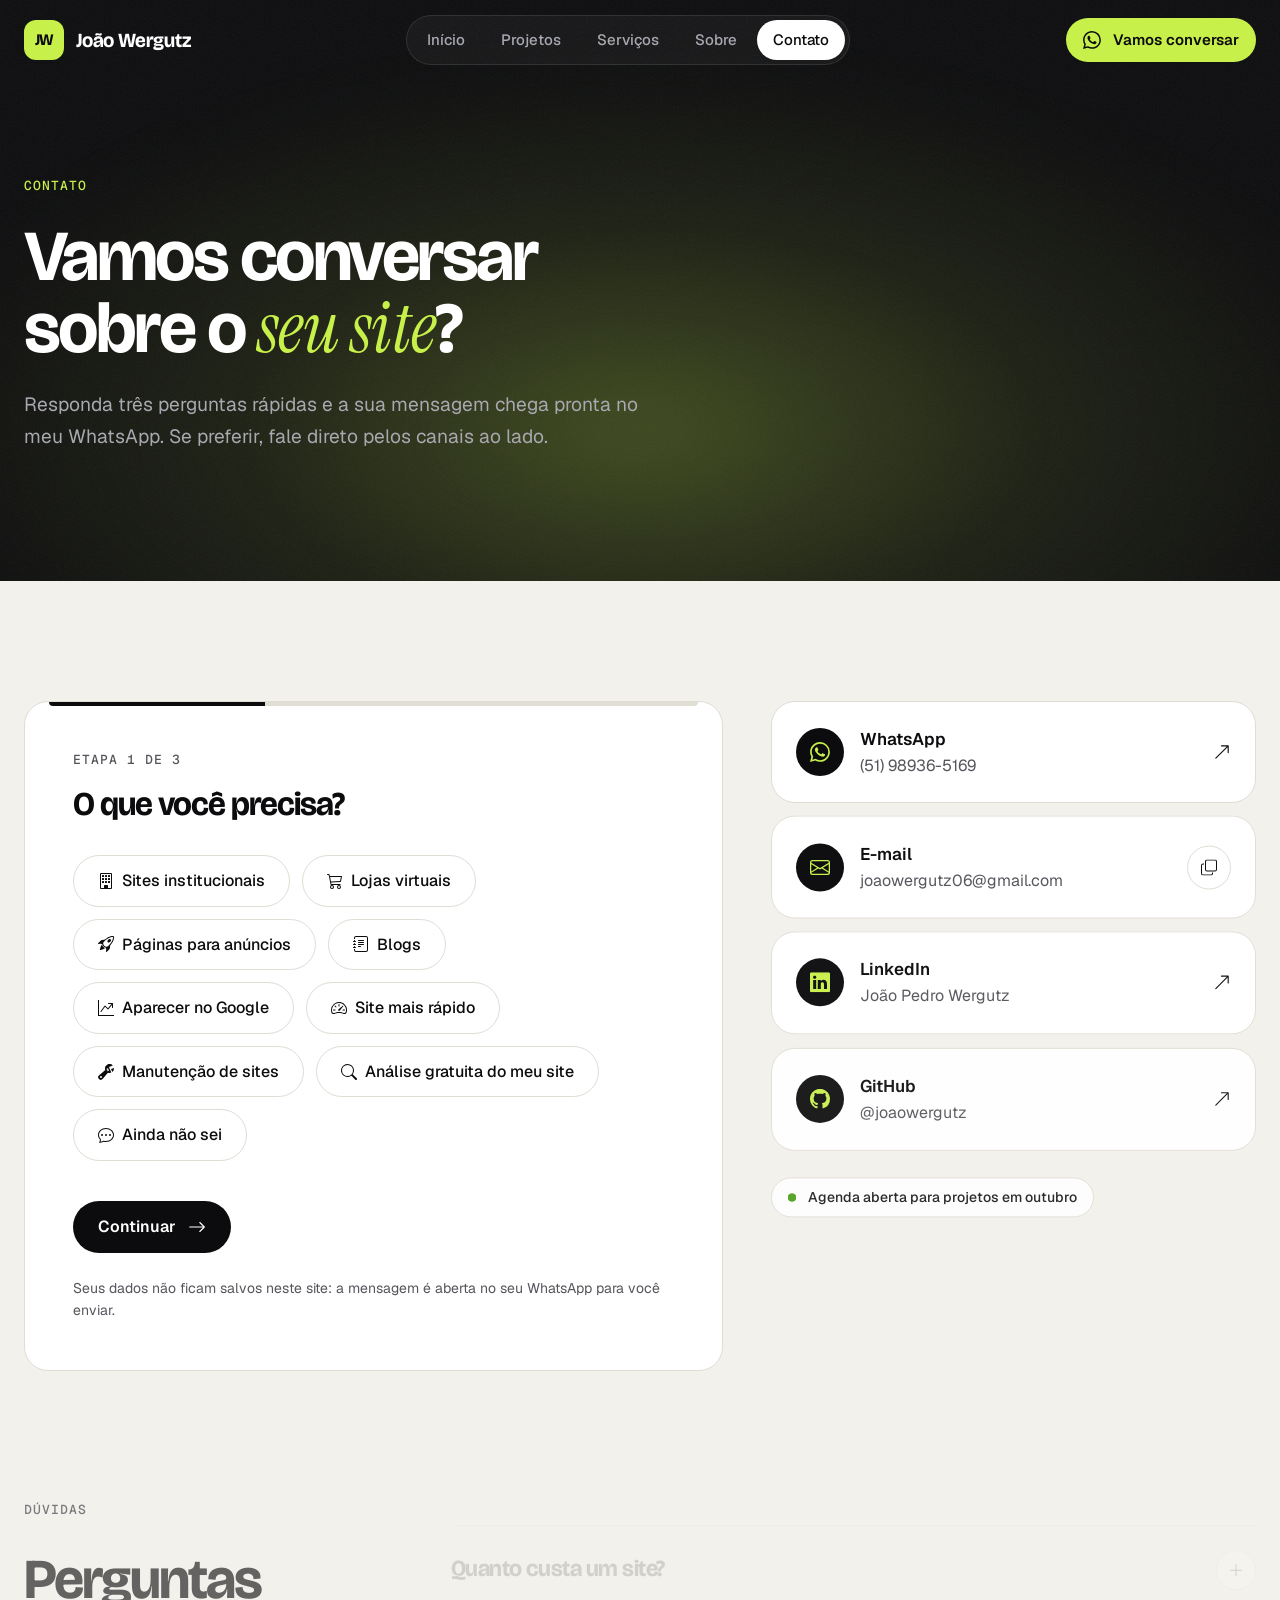
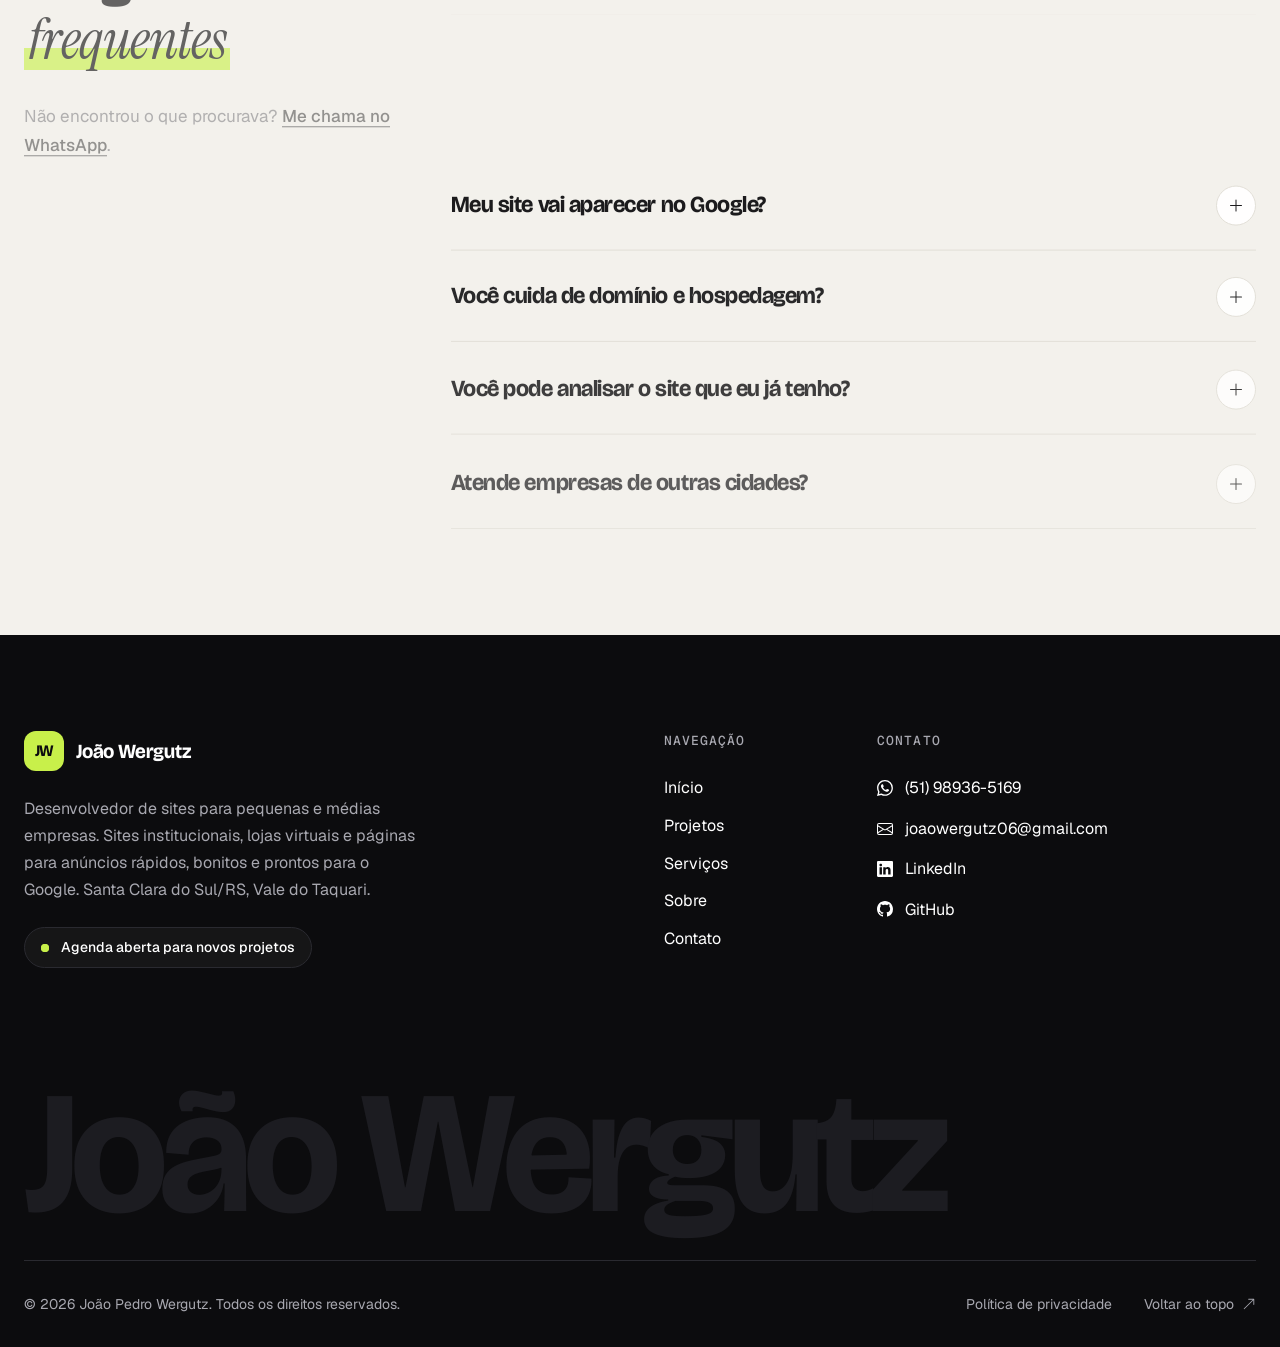
<file: contato/index.html>
<!doctype html>
<html lang="pt-BR">

<head>
    <meta charset="UTF-8">
    <meta
        name="viewport"
        content="width=device-width, initial-scale=1"
    >
    <script>
        document.documentElement.classList.add('js');

        /* Elementos animados começam ocultos (sem piscar); se as animações não rodarem em 3s
           (GSAP fora do ar, erro no animations.js), tudo aparece */
        if (!window.matchMedia('(prefers-reduced-motion: reduce)').matches) {
            document.documentElement.classList.add('anime');
            setTimeout(function () {
                if (!window.siteAnime) {
                    document.documentElement.classList.remove('anime');
                }
            }, 3000);
        }
    </script>

    <title>Contato e orçamento | João Wergutz</title>
<meta name='robots' content='max-image-preview:large' />
    <meta name="description" content="Peça um orçamento de site sem compromisso. Fale com João Wergutz pelo WhatsApp (51) 98936-5169 ou pelo e-mail joaowergutz06@gmail.com.">
    <meta name="author" content="João Pedro Wergutz">
    <meta name="theme-color" content="#0c0c0e">
    <meta property="og:locale" content="pt_BR">
    <meta property="og:type" content="website">
    <meta property="og:site_name" content="João Wergutz">
    <meta property="og:title" content="Contato e orçamento | João Wergutz">
    <meta property="og:description" content="Peça um orçamento de site sem compromisso. Fale com João Wergutz pelo WhatsApp (51) 98936-5169 ou pelo e-mail joaowergutz06@gmail.com.">
    <meta property="og:url" content="https://joaowergutz.github.io/contato/">
    <meta property="og:image" content="https://joaowergutz.github.io/wp-content/themes/joaowergutz/assets/img/og-joao-wergutz.jpg">
    <meta name="twitter:card" content="summary_large_image">
    <meta name="twitter:title" content="Contato e orçamento | João Wergutz">
    <meta name="twitter:description" content="Peça um orçamento de site sem compromisso. Fale com João Wergutz pelo WhatsApp (51) 98936-5169 ou pelo e-mail joaowergutz06@gmail.com.">
    <meta name="twitter:image" content="https://joaowergutz.github.io/wp-content/themes/joaowergutz/assets/img/og-joao-wergutz.jpg">
        <link rel="icon" type="image/png" sizes="32x32" href="/wp-content/themes/joaowergutz/assets/img/favicon-32.png">
    <link rel="icon" type="image/png" sizes="192x192" href="/wp-content/themes/joaowergutz/assets/img/favicon-192.png">
    <link rel="apple-touch-icon" sizes="180x180" href="/wp-content/themes/joaowergutz/assets/img/apple-touch-icon.png">
    <link rel="preload" href="/wp-content/themes/joaowergutz/assets/fonts/bricolage-grotesque.woff2" as="font" type="font/woff2" crossorigin>
<link rel="preload" href="/wp-content/themes/joaowergutz/assets/fonts/instrument-serif-italic.woff2" as="font" type="font/woff2" crossorigin>
<link rel="preload" href="/wp-content/themes/joaowergutz/assets/fonts/geist.woff2" as="font" type="font/woff2" crossorigin>
<script type="application/ld+json">{"@context":"https://schema.org","@type":"ContactPage","url":"/contato/","mainEntity":{"@type":"Person","@id":"/#joao","name":"João Pedro Wergutz","alternateName":"João Wergutz","jobTitle":"Desenvolvedor Frontend","description":"Criação de sites, lojas virtuais e landing pages em Santa Clara do Sul e no Vale do Taquari. Rápidos, bonitos e prontos para o Google.","url":"/","image":"/wp-content/themes/joaowergutz/assets/img/joao.webp","email":"mailto:joaowergutz06@gmail.com","telephone":"+5551989365169","address":{"@type":"PostalAddress","addressLocality":"Santa Clara do Sul","addressRegion":"RS","addressCountry":"BR"},"sameAs":["https://www.linkedin.com/in/jo%C3%A3o-pedro-wergutz-27a6013b9/","https://github.com/joaowergutz"],"knowsAbout":["Desenvolvimento frontend","JavaScript","PHP","WordPress","HTML","CSS","SEO","Performance web","UX","Lojas virtuais","Landing pages"],"makesOffer":[{"@type":"Offer","itemOffered":{"@type":"Service","name":"Sites institucionais","description":"A vitrine da sua empresa na internet: quem você é, o que faz e como falar com você.","url":"/servicos/#sites-institucionais","areaServed":"BR"}},{"@type":"Offer","itemOffered":{"@type":"Service","name":"Lojas virtuais","description":"Venda pela internet com uma loja fácil de navegar e de administrar.","url":"/servicos/#lojas-virtuais","areaServed":"BR"}},{"@type":"Offer","itemOffered":{"@type":"Service","name":"Páginas para anúncios (Landing pages)","description":"Uma página com um único objetivo: transformar quem clicou no seu anúncio em contato.","url":"/servicos/#landing-pages","areaServed":"BR"}},{"@type":"Offer","itemOffered":{"@type":"Service","name":"Blogs","description":"Conteúdo que atrai visitas do Google e mostra que você entende do assunto.","url":"/servicos/#blogs","areaServed":"BR"}},{"@type":"Offer","itemOffered":{"@type":"Service","name":"Aparecer no Google (SEO)","description":"Ajustes para sua empresa aparecer quando alguém procura no Google pelo que você faz.","url":"/servicos/#seo","areaServed":"BR"}},{"@type":"Offer","itemOffered":{"@type":"Service","name":"Site mais rápido (Performance)","description":"Site lento perde cliente. Deixo o seu mais leve e rápido, principalmente no celular.","url":"/servicos/#performance","areaServed":"BR"}},{"@type":"Offer","itemOffered":{"@type":"Service","name":"Manutenção de sites","description":"Seu site atualizado, seguro e funcionando, sem você precisar se preocupar.","url":"/servicos/#manutencao","areaServed":"BR"}}]}}</script>
<script type="application/ld+json">{"@context":"https://schema.org","@type":"BreadcrumbList","itemListElement":[{"@type":"ListItem","position":1,"name":"Início","item":"/"},{"@type":"ListItem","position":2,"name":"Contato","item":"/contato/"}]}</script>

<link rel='stylesheet' id='site-main-css' href='/wp-content/themes/joaowergutz/assets/css/main.css?ver=1.3.1' media='all' />
<link rel="canonical" href="https://joaowergutz.github.io/contato/" />
</head>

<body class="wp-singular page-template-default page page-id-9 wp-embed-responsive wp-theme-joaowergutz">


<a class="screen-reader-text" href="#conteudo">Pular para o conteúdo</a>

<header class="site-header">
    <div class="container">
        <div class="header-row">
            <a href="/" class="logo" aria-label="João Wergutz, página inicial">
                <span class="logo-marca" aria-hidden="true">JW</span>
                <span class="logo-nome">João Wergutz</span>
            </a>

            <nav class="nav-h d-none d-lg-block" aria-label="Menu principal">
                <ul>
                                            <li>
                            <a
                                href="/"
                                                            >Início</a>
                        </li>
                                            <li>
                            <a
                                href="/projetos/"
                                                            >Projetos</a>
                        </li>
                                            <li>
                            <a
                                href="/servicos/"
                                                            >Serviços</a>
                        </li>
                                            <li>
                            <a
                                href="/sobre/"
                                                            >Sobre</a>
                        </li>
                                            <li>
                            <a
                                href="/contato/"
                                class="ativo" aria-current="page"                            >Contato</a>
                        </li>
                                    </ul>
            </nav>

            <div class="acoes-h">
                <a
                    href="https://wa.me/5551989365169?text=Ol%C3%A1%2C%20Jo%C3%A3o%21%20Vi%20seu%20portf%C3%B3lio%20e%20quero%20conversar%20sobre%20um%20site."
                    target="_blank"
                    rel="noopener"
                    class="botao botao-destaque botao-p botao-h"
                >
                    <i class="bi bi-whatsapp" aria-hidden="true"><svg xmlns="http://www.w3.org/2000/svg" viewBox="0 0 16 16" fill="currentColor" focusable="false"><path d="M13.601 2.326A7.85 7.85 0 0 0 7.994 0C3.627 0 .068 3.558.064 7.926c0 1.399.366 2.76 1.057 3.965L0 16l4.204-1.102a7.9 7.9 0 0 0 3.79.965h.004c4.368 0 7.926-3.558 7.93-7.93A7.9 7.9 0 0 0 13.6 2.326zM7.994 14.521a6.6 6.6 0 0 1-3.356-.92l-.24-.144-2.494.654.666-2.433-.156-.251a6.56 6.56 0 0 1-1.007-3.505c0-3.626 2.957-6.584 6.591-6.584a6.56 6.56 0 0 1 4.66 1.931 6.56 6.56 0 0 1 1.928 4.66c-.004 3.639-2.961 6.592-6.592 6.592m3.615-4.934c-.197-.099-1.17-.578-1.353-.646-.182-.065-.315-.099-.445.099-.133.197-.513.646-.627.775-.114.133-.232.148-.43.05-.197-.1-.836-.308-1.592-.985-.59-.525-.985-1.175-1.103-1.372-.114-.198-.011-.304.088-.403.087-.088.197-.232.296-.346.1-.114.133-.198.198-.33.065-.134.034-.248-.015-.347-.05-.099-.445-1.076-.612-1.47-.16-.389-.323-.335-.445-.34-.114-.007-.247-.007-.38-.007a.73.73 0 0 0-.529.247c-.182.198-.691.677-.691 1.654s.71 1.916.81 2.049c.098.133 1.394 2.132 3.383 2.992.47.205.84.326 1.129.418.475.152.904.129 1.246.08.38-.058 1.171-.48 1.338-.943.164-.464.164-.86.114-.943-.049-.084-.182-.133-.38-.232"/></svg></i>                    <span>Vamos conversar</span>
                </a>

                <a
                    href="https://wa.me/5551989365169?text=Ol%C3%A1%2C%20Jo%C3%A3o%21%20Vi%20seu%20portf%C3%B3lio%20e%20quero%20conversar%20sobre%20um%20site."
                    target="_blank"
                    rel="noopener"
                    class="icone-h d-lg-none"
                    aria-label="Falar com João pelo WhatsApp"
                >
                    <i class="bi bi-whatsapp" aria-hidden="true"><svg xmlns="http://www.w3.org/2000/svg" viewBox="0 0 16 16" fill="currentColor" focusable="false"><path d="M13.601 2.326A7.85 7.85 0 0 0 7.994 0C3.627 0 .068 3.558.064 7.926c0 1.399.366 2.76 1.057 3.965L0 16l4.204-1.102a7.9 7.9 0 0 0 3.79.965h.004c4.368 0 7.926-3.558 7.93-7.93A7.9 7.9 0 0 0 13.6 2.326zM7.994 14.521a6.6 6.6 0 0 1-3.356-.92l-.24-.144-2.494.654.666-2.433-.156-.251a6.56 6.56 0 0 1-1.007-3.505c0-3.626 2.957-6.584 6.591-6.584a6.56 6.56 0 0 1 4.66 1.931 6.56 6.56 0 0 1 1.928 4.66c-.004 3.639-2.961 6.592-6.592 6.592m3.615-4.934c-.197-.099-1.17-.578-1.353-.646-.182-.065-.315-.099-.445.099-.133.197-.513.646-.627.775-.114.133-.232.148-.43.05-.197-.1-.836-.308-1.592-.985-.59-.525-.985-1.175-1.103-1.372-.114-.198-.011-.304.088-.403.087-.088.197-.232.296-.346.1-.114.133-.198.198-.33.065-.134.034-.248-.015-.347-.05-.099-.445-1.076-.612-1.47-.16-.389-.323-.335-.445-.34-.114-.007-.247-.007-.38-.007a.73.73 0 0 0-.529.247c-.182.198-.691.677-.691 1.654s.71 1.916.81 2.049c.098.133 1.394 2.132 3.383 2.992.47.205.84.326 1.129.418.475.152.904.129 1.246.08.38-.058 1.171-.48 1.338-.943.164-.464.164-.86.114-.943-.049-.084-.182-.133-.38-.232"/></svg></i>                </a>

                <button
                    class="menu-toggle d-lg-none"
                    type="button"
                    aria-controls="menu-mobile"
                    aria-expanded="false"
                    aria-label="Abrir menu"
                >
                    <span></span>
                    <span></span>
                </button>
            </div>
        </div>
    </div>
</header>

<div class="menu-mobile" id="menu-mobile" data-lenis-prevent hidden>
    <nav aria-label="Menu mobile">
        <ul>
                            <li>
                    <a
                        href="/"
                                            >
                        <span class="rotulo">01</span>
                        Início                    </a>
                </li>
                            <li>
                    <a
                        href="/projetos/"
                                            >
                        <span class="rotulo">02</span>
                        Projetos                    </a>
                </li>
                            <li>
                    <a
                        href="/servicos/"
                                            >
                        <span class="rotulo">03</span>
                        Serviços                    </a>
                </li>
                            <li>
                    <a
                        href="/sobre/"
                                            >
                        <span class="rotulo">04</span>
                        Sobre                    </a>
                </li>
                            <li>
                    <a
                        href="/contato/"
                        aria-current="page"                    >
                        <span class="rotulo">05</span>
                        Contato                    </a>
                </li>
                    </ul>
    </nav>

    <div class="menu-mobile-rodape">
        <a
            href="https://wa.me/5551989365169?text=Ol%C3%A1%2C%20Jo%C3%A3o%21%20Vi%20seu%20portf%C3%B3lio%20e%20quero%20conversar%20sobre%20um%20site."
            target="_blank"
            rel="noopener"
            class="botao botao-destaque"
        >
            <i class="bi bi-whatsapp" aria-hidden="true"><svg xmlns="http://www.w3.org/2000/svg" viewBox="0 0 16 16" fill="currentColor" focusable="false"><path d="M13.601 2.326A7.85 7.85 0 0 0 7.994 0C3.627 0 .068 3.558.064 7.926c0 1.399.366 2.76 1.057 3.965L0 16l4.204-1.102a7.9 7.9 0 0 0 3.79.965h.004c4.368 0 7.926-3.558 7.93-7.93A7.9 7.9 0 0 0 13.6 2.326zM7.994 14.521a6.6 6.6 0 0 1-3.356-.92l-.24-.144-2.494.654.666-2.433-.156-.251a6.56 6.56 0 0 1-1.007-3.505c0-3.626 2.957-6.584 6.591-6.584a6.56 6.56 0 0 1 4.66 1.931 6.56 6.56 0 0 1 1.928 4.66c-.004 3.639-2.961 6.592-6.592 6.592m3.615-4.934c-.197-.099-1.17-.578-1.353-.646-.182-.065-.315-.099-.445.099-.133.197-.513.646-.627.775-.114.133-.232.148-.43.05-.197-.1-.836-.308-1.592-.985-.59-.525-.985-1.175-1.103-1.372-.114-.198-.011-.304.088-.403.087-.088.197-.232.296-.346.1-.114.133-.198.198-.33.065-.134.034-.248-.015-.347-.05-.099-.445-1.076-.612-1.47-.16-.389-.323-.335-.445-.34-.114-.007-.247-.007-.38-.007a.73.73 0 0 0-.529.247c-.182.198-.691.677-.691 1.654s.71 1.916.81 2.049c.098.133 1.394 2.132 3.383 2.992.47.205.84.326 1.129.418.475.152.904.129 1.246.08.38-.058 1.171-.48 1.338-.943.164-.464.164-.86.114-.943-.049-.084-.182-.133-.38-.232"/></svg></i>            <span>Falar no WhatsApp</span>
        </a>
        <a href="mailto:joaowergutz06@gmail.com" class="menu-mobile-email">
            joaowergutz06@gmail.com        </a>
    </div>
</div>

<main id="conteudo" tabindex="-1">
<section class="page-hero">
    <div class="page-hero-brilho" aria-hidden="true"></div>
    <div class="container">
                    <p class="rotulo" data-anime>Contato</p>
        
        <h1 class="page-hero-titulo" data-anime>Vamos conversar sobre o <em>seu site</em>?</h1>

                    <p class="page-hero-texto" data-anime>Responda três perguntas rápidas e a sua mensagem chega pronta no meu WhatsApp. Se preferir, fale direto pelos canais ao lado.</p>
            </div>
</section>

<section class="secao contato">
    <div class="container">
        <div class="row g-5">
            <div class="col-lg-7">
                <form class="form-contato" data-form-contato novalidate>
                    <p class="form-progresso" aria-live="polite" data-progresso>Etapa 1 de 3</p>

                    <fieldset class="form-etapa" data-etapa="1">
                        <legend class="form-legenda">O que você precisa?</legend>
                        <div class="opcoes">
                                                            <label class="opcao">
                                    <input type="radio" name="servico" value="Sites institucionais" required>
                                    <span><i class="bi bi-building" aria-hidden="true"><svg xmlns="http://www.w3.org/2000/svg" viewBox="0 0 16 16" fill="currentColor" focusable="false"><path d="M4 2.5a.5.5 0 0 1 .5-.5h1a.5.5 0 0 1 .5.5v1a.5.5 0 0 1-.5.5h-1a.5.5 0 0 1-.5-.5zm3 0a.5.5 0 0 1 .5-.5h1a.5.5 0 0 1 .5.5v1a.5.5 0 0 1-.5.5h-1a.5.5 0 0 1-.5-.5zm3.5-.5a.5.5 0 0 0-.5.5v1a.5.5 0 0 0 .5.5h1a.5.5 0 0 0 .5-.5v-1a.5.5 0 0 0-.5-.5zM4 5.5a.5.5 0 0 1 .5-.5h1a.5.5 0 0 1 .5.5v1a.5.5 0 0 1-.5.5h-1a.5.5 0 0 1-.5-.5zM7.5 5a.5.5 0 0 0-.5.5v1a.5.5 0 0 0 .5.5h1a.5.5 0 0 0 .5-.5v-1a.5.5 0 0 0-.5-.5zm2.5.5a.5.5 0 0 1 .5-.5h1a.5.5 0 0 1 .5.5v1a.5.5 0 0 1-.5.5h-1a.5.5 0 0 1-.5-.5zM4.5 8a.5.5 0 0 0-.5.5v1a.5.5 0 0 0 .5.5h1a.5.5 0 0 0 .5-.5v-1a.5.5 0 0 0-.5-.5zm2.5.5a.5.5 0 0 1 .5-.5h1a.5.5 0 0 1 .5.5v1a.5.5 0 0 1-.5.5h-1a.5.5 0 0 1-.5-.5zm3.5-.5a.5.5 0 0 0-.5.5v1a.5.5 0 0 0 .5.5h1a.5.5 0 0 0 .5-.5v-1a.5.5 0 0 0-.5-.5z"/><path d="M2 1a1 1 0 0 1 1-1h10a1 1 0 0 1 1 1v14a1 1 0 0 1-1 1H3a1 1 0 0 1-1-1zm11 0H3v14h3v-2.5a.5.5 0 0 1 .5-.5h3a.5.5 0 0 1 .5.5V15h3z"/></svg></i> Sites institucionais</span>
                                </label>
                                                            <label class="opcao">
                                    <input type="radio" name="servico" value="Lojas virtuais" required>
                                    <span><i class="bi bi-cart3" aria-hidden="true"><svg xmlns="http://www.w3.org/2000/svg" viewBox="0 0 16 16" fill="currentColor" focusable="false"><path d="M0 1.5A.5.5 0 0 1 .5 1H2a.5.5 0 0 1 .485.379L2.89 3H14.5a.5.5 0 0 1 .49.598l-1 5a.5.5 0 0 1-.465.401l-9.397.472L4.415 11H13a.5.5 0 0 1 0 1H4a.5.5 0 0 1-.491-.408L2.01 3.607 1.61 2H.5a.5.5 0 0 1-.5-.5M3.102 4l.84 4.479 9.144-.459L13.89 4zM5 12a2 2 0 1 0 0 4 2 2 0 0 0 0-4m7 0a2 2 0 1 0 0 4 2 2 0 0 0 0-4m-7 1a1 1 0 1 1 0 2 1 1 0 0 1 0-2m7 0a1 1 0 1 1 0 2 1 1 0 0 1 0-2"/></svg></i> Lojas virtuais</span>
                                </label>
                                                            <label class="opcao">
                                    <input type="radio" name="servico" value="Páginas para anúncios" required>
                                    <span><i class="bi bi-rocket-takeoff" aria-hidden="true"><svg xmlns="http://www.w3.org/2000/svg" viewBox="0 0 16 16" fill="currentColor" focusable="false"><path d="M9.752 6.193c.599.6 1.73.437 2.528-.362s.96-1.932.362-2.531c-.599-.6-1.73-.438-2.528.361-.798.8-.96 1.933-.362 2.532"/><path d="M15.811 3.312c-.363 1.534-1.334 3.626-3.64 6.218l-.24 2.408a2.56 2.56 0 0 1-.732 1.526L8.817 15.85a.51.51 0 0 1-.867-.434l.27-1.899c.04-.28-.013-.593-.131-.956a9 9 0 0 0-.249-.657l-.082-.202c-.815-.197-1.578-.662-2.191-1.277-.614-.615-1.079-1.379-1.275-2.195l-.203-.083a10 10 0 0 0-.655-.248c-.363-.119-.675-.172-.955-.132l-1.896.27A.51.51 0 0 1 .15 7.17l2.382-2.386c.41-.41.947-.67 1.524-.734h.006l2.4-.238C9.005 1.55 11.087.582 12.623.208c.89-.217 1.59-.232 2.08-.188.244.023.435.06.57.093q.1.026.16.045c.184.06.279.13.351.295l.029.073a3.5 3.5 0 0 1 .157.721c.055.485.051 1.178-.159 2.065m-4.828 7.475.04-.04-.107 1.081a1.54 1.54 0 0 1-.44.913l-1.298 1.3.054-.38c.072-.506-.034-.993-.172-1.418a9 9 0 0 0-.164-.45c.738-.065 1.462-.38 2.087-1.006M5.205 5c-.625.626-.94 1.351-1.004 2.09a9 9 0 0 0-.45-.164c-.424-.138-.91-.244-1.416-.172l-.38.054 1.3-1.3c.245-.246.566-.401.91-.44l1.08-.107zm9.406-3.961c-.38-.034-.967-.027-1.746.163-1.558.38-3.917 1.496-6.937 4.521-.62.62-.799 1.34-.687 2.051.107.676.483 1.362 1.048 1.928.564.565 1.25.941 1.924 1.049.71.112 1.429-.067 2.048-.688 3.079-3.083 4.192-5.444 4.556-6.987.183-.771.18-1.345.138-1.713a3 3 0 0 0-.045-.283 3 3 0 0 0-.3-.041Z"/><path d="M7.009 12.139a7.6 7.6 0 0 1-1.804-1.352A7.6 7.6 0 0 1 3.794 8.86c-1.102.992-1.965 5.054-1.839 5.18.125.126 3.936-.896 5.054-1.902Z"/></svg></i> Páginas para anúncios</span>
                                </label>
                                                            <label class="opcao">
                                    <input type="radio" name="servico" value="Blogs" required>
                                    <span><i class="bi bi-journal-text" aria-hidden="true"><svg xmlns="http://www.w3.org/2000/svg" viewBox="0 0 16 16" fill="currentColor" focusable="false"><path d="M5 10.5a.5.5 0 0 1 .5-.5h2a.5.5 0 0 1 0 1h-2a.5.5 0 0 1-.5-.5m0-2a.5.5 0 0 1 .5-.5h5a.5.5 0 0 1 0 1h-5a.5.5 0 0 1-.5-.5m0-2a.5.5 0 0 1 .5-.5h5a.5.5 0 0 1 0 1h-5a.5.5 0 0 1-.5-.5m0-2a.5.5 0 0 1 .5-.5h5a.5.5 0 0 1 0 1h-5a.5.5 0 0 1-.5-.5"/><path d="M3 0h10a2 2 0 0 1 2 2v12a2 2 0 0 1-2 2H3a2 2 0 0 1-2-2v-1h1v1a1 1 0 0 0 1 1h10a1 1 0 0 0 1-1V2a1 1 0 0 0-1-1H3a1 1 0 0 0-1 1v1H1V2a2 2 0 0 1 2-2"/><path d="M1 5v-.5a.5.5 0 0 1 1 0V5h.5a.5.5 0 0 1 0 1h-2a.5.5 0 0 1 0-1zm0 3v-.5a.5.5 0 0 1 1 0V8h.5a.5.5 0 0 1 0 1h-2a.5.5 0 0 1 0-1zm0 3v-.5a.5.5 0 0 1 1 0v.5h.5a.5.5 0 0 1 0 1h-2a.5.5 0 0 1 0-1z"/></svg></i> Blogs</span>
                                </label>
                                                            <label class="opcao">
                                    <input type="radio" name="servico" value="Aparecer no Google" required>
                                    <span><i class="bi bi-graph-up-arrow" aria-hidden="true"><svg xmlns="http://www.w3.org/2000/svg" viewBox="0 0 16 16" fill="currentColor" focusable="false"><path fill-rule="evenodd" d="M0 0h1v15h15v1H0zm10 3.5a.5.5 0 0 1 .5-.5h4a.5.5 0 0 1 .5.5v4a.5.5 0 0 1-1 0V4.9l-3.613 4.417a.5.5 0 0 1-.74.037L7.06 6.767l-3.656 5.027a.5.5 0 0 1-.808-.588l4-5.5a.5.5 0 0 1 .758-.06l2.609 2.61L13.445 4H10.5a.5.5 0 0 1-.5-.5"/></svg></i> Aparecer no Google</span>
                                </label>
                                                            <label class="opcao">
                                    <input type="radio" name="servico" value="Site mais rápido" required>
                                    <span><i class="bi bi-speedometer2" aria-hidden="true"><svg xmlns="http://www.w3.org/2000/svg" viewBox="0 0 16 16" fill="currentColor" focusable="false"><path d="M8 4a.5.5 0 0 1 .5.5V6a.5.5 0 0 1-1 0V4.5A.5.5 0 0 1 8 4M3.732 5.732a.5.5 0 0 1 .707 0l.915.914a.5.5 0 1 1-.708.708l-.914-.915a.5.5 0 0 1 0-.707M2 10a.5.5 0 0 1 .5-.5h1.586a.5.5 0 0 1 0 1H2.5A.5.5 0 0 1 2 10m9.5 0a.5.5 0 0 1 .5-.5h1.5a.5.5 0 0 1 0 1H12a.5.5 0 0 1-.5-.5m.754-4.246a.39.39 0 0 0-.527-.02L7.547 9.31a.91.91 0 1 0 1.302 1.258l3.434-4.297a.39.39 0 0 0-.029-.518z"/><path fill-rule="evenodd" d="M0 10a8 8 0 1 1 15.547 2.661c-.442 1.253-1.845 1.602-2.932 1.25C11.309 13.488 9.475 13 8 13c-1.474 0-3.31.488-4.615.911-1.087.352-2.49.003-2.932-1.25A8 8 0 0 1 0 10m8-7a7 7 0 0 0-6.603 9.329c.203.575.923.876 1.68.63C4.397 12.533 6.358 12 8 12s3.604.532 4.923.96c.757.245 1.477-.056 1.68-.631A7 7 0 0 0 8 3"/></svg></i> Site mais rápido</span>
                                </label>
                                                            <label class="opcao">
                                    <input type="radio" name="servico" value="Manutenção de sites" required>
                                    <span><i class="bi bi-wrench-adjustable" aria-hidden="true"><svg xmlns="http://www.w3.org/2000/svg" viewBox="0 0 16 16" fill="currentColor" focusable="false"><path d="M16 4.5a4.5 4.5 0 0 1-1.703 3.526L13 5l2.959-1.11q.04.3.041.61"/><path d="M11.5 9c.653 0 1.273-.139 1.833-.39L12 5.5 11 3l3.826-1.53A4.5 4.5 0 0 0 7.29 6.092l-6.116 5.096a2.583 2.583 0 1 0 3.638 3.638L9.908 8.71A4.5 4.5 0 0 0 11.5 9m-1.292-4.361-.596.893.809-.27a.25.25 0 0 1 .287.377l-.596.893.809-.27.158.475-1.5.5a.25.25 0 0 1-.287-.376l.596-.893-.809.27a.25.25 0 0 1-.287-.377l.596-.893-.809.27-.158-.475 1.5-.5a.25.25 0 0 1 .287.376M3 14a1 1 0 1 1 0-2 1 1 0 0 1 0 2"/></svg></i> Manutenção de sites</span>
                                </label>
                                                        <label class="opcao">
                                <input type="radio" name="servico" value="Análise gratuita do meu site atual" required>
                                <span><i class="bi bi-search" aria-hidden="true"><svg xmlns="http://www.w3.org/2000/svg" viewBox="0 0 16 16" fill="currentColor" focusable="false"><path d="M11.742 10.344a6.5 6.5 0 1 0-1.397 1.398h-.001q.044.06.098.115l3.85 3.85a1 1 0 0 0 1.415-1.414l-3.85-3.85a1 1 0 0 0-.115-.1zM12 6.5a5.5 5.5 0 1 1-11 0 5.5 5.5 0 0 1 11 0"/></svg></i> Análise gratuita do meu site</span>
                            </label>
                            <label class="opcao">
                                <input type="radio" name="servico" value="Ainda não sei, quero uma orientação" required>
                                <span><i class="bi bi-chat-dots" aria-hidden="true"><svg xmlns="http://www.w3.org/2000/svg" viewBox="0 0 16 16" fill="currentColor" focusable="false"><path d="M5 8a1 1 0 1 1-2 0 1 1 0 0 1 2 0m4 0a1 1 0 1 1-2 0 1 1 0 0 1 2 0m3 1a1 1 0 1 0 0-2 1 1 0 0 0 0 2"/><path d="m2.165 15.803.02-.004c1.83-.363 2.948-.842 3.468-1.105A9 9 0 0 0 8 15c4.418 0 8-3.134 8-7s-3.582-7-8-7-8 3.134-8 7c0 1.76.743 3.37 1.97 4.6a10.4 10.4 0 0 1-.524 2.318l-.003.011a11 11 0 0 1-.244.637c-.079.186.074.394.273.362a22 22 0 0 0 .693-.125m.8-3.108a1 1 0 0 0-.287-.801C1.618 10.83 1 9.468 1 8c0-3.192 3.004-6 7-6s7 2.808 7 6-3.004 6-7 6a8 8 0 0 1-2.088-.272 1 1 0 0 0-.711.074c-.387.196-1.24.57-2.634.893a11 11 0 0 0 .398-2"/></svg></i> Ainda não sei</span>
                            </label>
                        </div>
                        <p class="form-erro" data-erro hidden>Escolha uma opção para continuar.</p>
                    </fieldset>

                    <fieldset class="form-etapa" data-etapa="2">
                        <legend class="form-legenda">Para quando você precisa?</legend>
                        <div class="opcoes">
                                                            <label class="opcao">
                                    <input type="radio" name="prazo" value="O quanto antes" required>
                                    <span>O quanto antes</span>
                                </label>
                                                            <label class="opcao">
                                    <input type="radio" name="prazo" value="Nos próximos 30 dias" required>
                                    <span>Nos próximos 30 dias</span>
                                </label>
                                                            <label class="opcao">
                                    <input type="radio" name="prazo" value="Em 2 a 3 meses" required>
                                    <span>Em 2 a 3 meses</span>
                                </label>
                                                            <label class="opcao">
                                    <input type="radio" name="prazo" value="Ainda estou pesquisando" required>
                                    <span>Ainda estou pesquisando</span>
                                </label>
                                                    </div>
                        <p class="form-erro" data-erro hidden>Escolha uma opção para continuar.</p>
                    </fieldset>

                    <fieldset class="form-etapa" data-etapa="3">
                        <legend class="form-legenda">Conte um pouco sobre você</legend>
                        <div class="campos">
                            <label class="campo">
                                <span>Seu nome</span>
                                <input type="text" name="nome" autocomplete="name" required>
                            </label>
                            <label class="campo">
                                <span>Empresa <small>(opcional)</small></span>
                                <input type="text" name="empresa" autocomplete="organization">
                            </label>
                            <label class="campo campo-inteiro">
                                <span>Seu site atual <small>(se tiver)</small></span>
                                <input type="text" name="site" inputmode="url" autocomplete="url" placeholder="www.suaempresa.com.br">
                            </label>
                            <label class="campo campo-inteiro">
                                <span>Mensagem <small>(opcional)</small></span>
                                <textarea name="mensagem" rows="4" placeholder="Ex.: tenho uma loja de móveis e quero um site para mostrar os produtos."></textarea>
                            </label>
                        </div>
                        <p class="form-erro" data-erro hidden>Informe o seu nome para continuar.</p>
                    </fieldset>

                    <div class="form-botoes">
                        <button type="button" class="botao botao-contorno-escuro" data-voltar hidden>
                            <span>Voltar</span>
                        </button>
                        <button type="button" class="botao botao-escuro" data-avancar>
                            <span>Continuar</span>
                            <i class="bi bi-arrow-right" aria-hidden="true"><svg xmlns="http://www.w3.org/2000/svg" viewBox="0 0 16 16" fill="currentColor" focusable="false"><path fill-rule="evenodd" d="M1 8a.5.5 0 0 1 .5-.5h11.793l-3.147-3.146a.5.5 0 0 1 .708-.708l4 4a.5.5 0 0 1 0 .708l-4 4a.5.5 0 0 1-.708-.708L13.293 8.5H1.5A.5.5 0 0 1 1 8"/></svg></i>                        </button>
                        <button type="submit" class="botao botao-escuro" data-enviar>
                            <i class="bi bi-whatsapp" aria-hidden="true"><svg xmlns="http://www.w3.org/2000/svg" viewBox="0 0 16 16" fill="currentColor" focusable="false"><path d="M13.601 2.326A7.85 7.85 0 0 0 7.994 0C3.627 0 .068 3.558.064 7.926c0 1.399.366 2.76 1.057 3.965L0 16l4.204-1.102a7.9 7.9 0 0 0 3.79.965h.004c4.368 0 7.926-3.558 7.93-7.93A7.9 7.9 0 0 0 13.6 2.326zM7.994 14.521a6.6 6.6 0 0 1-3.356-.92l-.24-.144-2.494.654.666-2.433-.156-.251a6.56 6.56 0 0 1-1.007-3.505c0-3.626 2.957-6.584 6.591-6.584a6.56 6.56 0 0 1 4.66 1.931 6.56 6.56 0 0 1 1.928 4.66c-.004 3.639-2.961 6.592-6.592 6.592m3.615-4.934c-.197-.099-1.17-.578-1.353-.646-.182-.065-.315-.099-.445.099-.133.197-.513.646-.627.775-.114.133-.232.148-.43.05-.197-.1-.836-.308-1.592-.985-.59-.525-.985-1.175-1.103-1.372-.114-.198-.011-.304.088-.403.087-.088.197-.232.296-.346.1-.114.133-.198.198-.33.065-.134.034-.248-.015-.347-.05-.099-.445-1.076-.612-1.47-.16-.389-.323-.335-.445-.34-.114-.007-.247-.007-.38-.007a.73.73 0 0 0-.529.247c-.182.198-.691.677-.691 1.654s.71 1.916.81 2.049c.098.133 1.394 2.132 3.383 2.992.47.205.84.326 1.129.418.475.152.904.129 1.246.08.38-.058 1.171-.48 1.338-.943.164-.464.164-.86.114-.943-.049-.084-.182-.133-.38-.232"/></svg></i>                            <span>Enviar pelo WhatsApp</span>
                        </button>
                    </div>

                    <p class="form-aviso">
                        Seus dados não ficam salvos neste site: a mensagem é aberta no seu WhatsApp para você enviar.
                    </p>
                </form>
            </div>

            <div class="col-lg-5">
                <ul class="canais">
                    <li data-anime>
                        <a href="https://wa.me/5551989365169?text=Ol%C3%A1%2C%20Jo%C3%A3o%21%20Vi%20seu%20portf%C3%B3lio%20e%20quero%20conversar%20sobre%20um%20site." target="_blank" rel="noopener" class="canal">
                            <span class="canal-icone"><i class="bi bi-whatsapp" aria-hidden="true"><svg xmlns="http://www.w3.org/2000/svg" viewBox="0 0 16 16" fill="currentColor" focusable="false"><path d="M13.601 2.326A7.85 7.85 0 0 0 7.994 0C3.627 0 .068 3.558.064 7.926c0 1.399.366 2.76 1.057 3.965L0 16l4.204-1.102a7.9 7.9 0 0 0 3.79.965h.004c4.368 0 7.926-3.558 7.93-7.93A7.9 7.9 0 0 0 13.6 2.326zM7.994 14.521a6.6 6.6 0 0 1-3.356-.92l-.24-.144-2.494.654.666-2.433-.156-.251a6.56 6.56 0 0 1-1.007-3.505c0-3.626 2.957-6.584 6.591-6.584a6.56 6.56 0 0 1 4.66 1.931 6.56 6.56 0 0 1 1.928 4.66c-.004 3.639-2.961 6.592-6.592 6.592m3.615-4.934c-.197-.099-1.17-.578-1.353-.646-.182-.065-.315-.099-.445.099-.133.197-.513.646-.627.775-.114.133-.232.148-.43.05-.197-.1-.836-.308-1.592-.985-.59-.525-.985-1.175-1.103-1.372-.114-.198-.011-.304.088-.403.087-.088.197-.232.296-.346.1-.114.133-.198.198-.33.065-.134.034-.248-.015-.347-.05-.099-.445-1.076-.612-1.47-.16-.389-.323-.335-.445-.34-.114-.007-.247-.007-.38-.007a.73.73 0 0 0-.529.247c-.182.198-.691.677-.691 1.654s.71 1.916.81 2.049c.098.133 1.394 2.132 3.383 2.992.47.205.84.326 1.129.418.475.152.904.129 1.246.08.38-.058 1.171-.48 1.338-.943.164-.464.164-.86.114-.943-.049-.084-.182-.133-.38-.232"/></svg></i></span>
                            <span class="canal-texto">
                                <strong>WhatsApp</strong>
                                <span>(51) 98936-5169</span>
                            </span>
                            <i class="bi bi-arrow-up-right" aria-hidden="true"><svg xmlns="http://www.w3.org/2000/svg" viewBox="0 0 16 16" fill="currentColor" focusable="false"><path fill-rule="evenodd" d="M14 2.5a.5.5 0 0 0-.5-.5h-6a.5.5 0 0 0 0 1h4.793L2.146 13.146a.5.5 0 0 0 .708.708L13 3.707V8.5a.5.5 0 0 0 1 0z"/></svg></i>                        </a>
                    </li>
                    <li data-anime>
                        <div class="canal">
                            <span class="canal-icone"><i class="bi bi-envelope" aria-hidden="true"><svg xmlns="http://www.w3.org/2000/svg" viewBox="0 0 16 16" fill="currentColor" focusable="false"><path d="M0 4a2 2 0 0 1 2-2h12a2 2 0 0 1 2 2v8a2 2 0 0 1-2 2H2a2 2 0 0 1-2-2zm2-1a1 1 0 0 0-1 1v.217l7 4.2 7-4.2V4a1 1 0 0 0-1-1zm13 2.383-4.708 2.825L15 11.105zm-.034 6.876-5.64-3.471L8 9.583l-1.326-.795-5.64 3.47A1 1 0 0 0 2 13h12a1 1 0 0 0 .966-.741M1 11.105l4.708-2.897L1 5.383z"/></svg></i></span>
                            <a href="mailto:joaowergutz06@gmail.com" class="canal-texto">
                                <strong>E-mail</strong>
                                <span>joaowergutz06@gmail.com</span>
                            </a>
                            <button type="button" class="canal-copiar" data-copiar="joaowergutz06@gmail.com" aria-label="Copiar e-mail">
                                <i class="bi bi-copy" aria-hidden="true"><svg xmlns="http://www.w3.org/2000/svg" viewBox="0 0 16 16" fill="currentColor" focusable="false"><path fill-rule="evenodd" d="M4 2a2 2 0 0 1 2-2h8a2 2 0 0 1 2 2v8a2 2 0 0 1-2 2H6a2 2 0 0 1-2-2zm2-1a1 1 0 0 0-1 1v8a1 1 0 0 0 1 1h8a1 1 0 0 0 1-1V2a1 1 0 0 0-1-1zM2 5a1 1 0 0 0-1 1v8a1 1 0 0 0 1 1h8a1 1 0 0 0 1-1v-1h1v1a2 2 0 0 1-2 2H2a2 2 0 0 1-2-2V6a2 2 0 0 1 2-2h1v1z"/></svg></i>                            </button>
                        </div>
                    </li>
                    <li data-anime>
                        <a href="https://www.linkedin.com/in/jo%C3%A3o-pedro-wergutz-27a6013b9/" target="_blank" rel="noopener" class="canal">
                            <span class="canal-icone"><i class="bi bi-linkedin" aria-hidden="true"><svg xmlns="http://www.w3.org/2000/svg" viewBox="0 0 16 16" fill="currentColor" focusable="false"><path d="M0 1.146C0 .513.526 0 1.175 0h13.65C15.474 0 16 .513 16 1.146v13.708c0 .633-.526 1.146-1.175 1.146H1.175C.526 16 0 15.487 0 14.854zm4.943 12.248V6.169H2.542v7.225zm-1.2-8.212c.837 0 1.358-.554 1.358-1.248-.015-.709-.52-1.248-1.342-1.248S2.4 3.226 2.4 3.934c0 .694.521 1.248 1.327 1.248zm4.908 8.212V9.359c0-.216.016-.432.08-.586.173-.431.568-.878 1.232-.878.869 0 1.216.662 1.216 1.634v3.865h2.401V9.25c0-2.22-1.184-3.252-2.764-3.252-1.274 0-1.845.7-2.165 1.193v.025h-.016l.016-.025V6.169h-2.4c.03.678 0 7.225 0 7.225z"/></svg></i></span>
                            <span class="canal-texto">
                                <strong>LinkedIn</strong>
                                <span>João Pedro Wergutz</span>
                            </span>
                            <i class="bi bi-arrow-up-right" aria-hidden="true"><svg xmlns="http://www.w3.org/2000/svg" viewBox="0 0 16 16" fill="currentColor" focusable="false"><path fill-rule="evenodd" d="M14 2.5a.5.5 0 0 0-.5-.5h-6a.5.5 0 0 0 0 1h4.793L2.146 13.146a.5.5 0 0 0 .708.708L13 3.707V8.5a.5.5 0 0 0 1 0z"/></svg></i>                        </a>
                    </li>
                    <li data-anime>
                        <a href="https://github.com/joaowergutz" target="_blank" rel="noopener" class="canal">
                            <span class="canal-icone"><i class="bi bi-github" aria-hidden="true"><svg xmlns="http://www.w3.org/2000/svg" viewBox="0 0 16 16" fill="currentColor" focusable="false"><path d="M8 0C3.58 0 0 3.58 0 8c0 3.54 2.29 6.53 5.47 7.59.4.07.55-.17.55-.38 0-.19-.01-.82-.01-1.49-2.01.37-2.53-.49-2.69-.94-.09-.23-.48-.94-.82-1.13-.28-.15-.68-.52-.01-.53.63-.01 1.08.58 1.23.82.72 1.21 1.87.87 2.33.66.07-.52.28-.87.51-1.07-1.78-.2-3.64-.89-3.64-3.95 0-.87.31-1.59.82-2.15-.08-.2-.36-1.02.08-2.12 0 0 .67-.21 2.2.82.64-.18 1.32-.27 2-.27s1.36.09 2 .27c1.53-1.04 2.2-.82 2.2-.82.44 1.1.16 1.92.08 2.12.51.56.82 1.27.82 2.15 0 3.07-1.87 3.75-3.65 3.95.29.25.54.73.54 1.48 0 1.07-.01 1.93-.01 2.2 0 .21.15.46.55.38A8.01 8.01 0 0 0 16 8c0-4.42-3.58-8-8-8"/></svg></i></span>
                            <span class="canal-texto">
                                <strong>GitHub</strong>
                                <span>@joaowergutz</span>
                            </span>
                            <i class="bi bi-arrow-up-right" aria-hidden="true"><svg xmlns="http://www.w3.org/2000/svg" viewBox="0 0 16 16" fill="currentColor" focusable="false"><path fill-rule="evenodd" d="M14 2.5a.5.5 0 0 0-.5-.5h-6a.5.5 0 0 0 0 1h4.793L2.146 13.146a.5.5 0 0 0 .708.708L13 3.707V8.5a.5.5 0 0 0 1 0z"/></svg></i>                        </a>
                    </li>
                </ul>

                <p class="selo-disponivel selo-disponivel-escuro" data-anime>
                    <span class="ponto" aria-hidden="true"></span>
                    Agenda aberta para projetos em outubro                </p>
            </div>
        </div>
    </div>
</section>

<section class="secao faq" aria-labelledby="faq-titulo">
    <div class="container">
        <div class="row g-5">
            <div class="col-lg-4">
                <p class="rotulo rotulo-escuro" data-anime>Dúvidas</p>
                <h2 class="titulo" id="faq-titulo" data-anime>Perguntas <em>frequentes</em></h2>
                <p class="texto" data-anime>
                    Não encontrou o que procurava?
                    <a href="https://wa.me/5551989365169?text=Ol%C3%A1%2C%20Jo%C3%A3o%21%20Tenho%20uma%20d%C3%BAvida%20sobre%20sites." target="_blank" rel="noopener">Me chama no WhatsApp</a>.
                </p>
            </div>

            <div class="col-lg-8">
                <div class="faq-lista" data-faq>
                                            <details class="faq-item" data-anime>
                            <summary>
                                <span>Quanto custa um site?</span>
                                <i class="bi bi-plus-lg" aria-hidden="true"><svg xmlns="http://www.w3.org/2000/svg" viewBox="0 0 16 16" fill="currentColor" focusable="false"><path fill-rule="evenodd" d="M8 2a.5.5 0 0 1 .5.5v5h5a.5.5 0 0 1 0 1h-5v5a.5.5 0 0 1-1 0v-5h-5a.5.5 0 0 1 0-1h5v-5A.5.5 0 0 1 8 2"/></svg></i>                            </summary>
                            <p>Depende do tipo de site, da quantidade de páginas e das funcionalidades. Me conta o que você precisa pelo WhatsApp ou pelo formulário e eu te envio uma proposta com valor e prazo, sem compromisso.</p>
                        </details>
                                            <details class="faq-item" data-anime>
                            <summary>
                                <span>Quanto tempo leva para o site ficar pronto?</span>
                                <i class="bi bi-plus-lg" aria-hidden="true"><svg xmlns="http://www.w3.org/2000/svg" viewBox="0 0 16 16" fill="currentColor" focusable="false"><path fill-rule="evenodd" d="M8 2a.5.5 0 0 1 .5.5v5h5a.5.5 0 0 1 0 1h-5v5a.5.5 0 0 1-1 0v-5h-5a.5.5 0 0 1 0-1h5v-5A.5.5 0 0 1 8 2"/></svg></i>                            </summary>
                            <p>Uma landing page costuma ficar pronta em poucos dias. Um site institucional leva, em média, de 2 a 4 semanas, contando com a aprovação do layout e o envio dos textos e imagens.</p>
                        </details>
                                            <details class="faq-item" data-anime>
                            <summary>
                                <span>Vou conseguir atualizar o site sozinho?</span>
                                <i class="bi bi-plus-lg" aria-hidden="true"><svg xmlns="http://www.w3.org/2000/svg" viewBox="0 0 16 16" fill="currentColor" focusable="false"><path fill-rule="evenodd" d="M8 2a.5.5 0 0 1 .5.5v5h5a.5.5 0 0 1 0 1h-5v5a.5.5 0 0 1-1 0v-5h-5a.5.5 0 0 1 0-1h5v-5A.5.5 0 0 1 8 2"/></svg></i>                            </summary>
                            <p>Sim. Os sites são feitos em WordPress e, na entrega, eu te mostro como trocar textos, imagens e publicar novidades. Se preferir, também posso cuidar disso para você.</p>
                        </details>
                                            <details class="faq-item" data-anime>
                            <summary>
                                <span>Meu site vai aparecer no Google?</span>
                                <i class="bi bi-plus-lg" aria-hidden="true"><svg xmlns="http://www.w3.org/2000/svg" viewBox="0 0 16 16" fill="currentColor" focusable="false"><path fill-rule="evenodd" d="M8 2a.5.5 0 0 1 .5.5v5h5a.5.5 0 0 1 0 1h-5v5a.5.5 0 0 1-1 0v-5h-5a.5.5 0 0 1 0-1h5v-5A.5.5 0 0 1 8 2"/></svg></i>                            </summary>
                            <p>Todo site já sai preparado para o Google entender o que você faz e onde atende, e para abrir rápido. Isso prepara o terreno. A posição nas buscas também depende da concorrência e do conteúdo ao longo do tempo, e eu te oriento nisso.</p>
                        </details>
                                            <details class="faq-item" data-anime>
                            <summary>
                                <span>Você cuida de domínio e hospedagem?</span>
                                <i class="bi bi-plus-lg" aria-hidden="true"><svg xmlns="http://www.w3.org/2000/svg" viewBox="0 0 16 16" fill="currentColor" focusable="false"><path fill-rule="evenodd" d="M8 2a.5.5 0 0 1 .5.5v5h5a.5.5 0 0 1 0 1h-5v5a.5.5 0 0 1-1 0v-5h-5a.5.5 0 0 1 0-1h5v-5A.5.5 0 0 1 8 2"/></svg></i>                            </summary>
                            <p>Te ajudo a registrar o domínio e escolher uma boa hospedagem, e faço toda a configuração para o site ir ao ar com o cadeado de segurança e os e-mails da empresa funcionando.</p>
                        </details>
                                            <details class="faq-item" data-anime>
                            <summary>
                                <span>Você pode analisar o site que eu já tenho?</span>
                                <i class="bi bi-plus-lg" aria-hidden="true"><svg xmlns="http://www.w3.org/2000/svg" viewBox="0 0 16 16" fill="currentColor" focusable="false"><path fill-rule="evenodd" d="M8 2a.5.5 0 0 1 .5.5v5h5a.5.5 0 0 1 0 1h-5v5a.5.5 0 0 1-1 0v-5h-5a.5.5 0 0 1 0-1h5v-5A.5.5 0 0 1 8 2"/></svg></i>                            </summary>
                            <p>Posso, e sem custo. Me manda o endereço pelo WhatsApp que eu reviso a velocidade, como ele fica no celular e como aparece no Google, e te digo o que vale a pena melhorar.</p>
                        </details>
                                            <details class="faq-item" data-anime>
                            <summary>
                                <span>Atende empresas de outras cidades?</span>
                                <i class="bi bi-plus-lg" aria-hidden="true"><svg xmlns="http://www.w3.org/2000/svg" viewBox="0 0 16 16" fill="currentColor" focusable="false"><path fill-rule="evenodd" d="M8 2a.5.5 0 0 1 .5.5v5h5a.5.5 0 0 1 0 1h-5v5a.5.5 0 0 1-1 0v-5h-5a.5.5 0 0 1 0-1h5v-5A.5.5 0 0 1 8 2"/></svg></i>                            </summary>
                            <p>Sim. Sou de Santa Clara do Sul, no Vale do Taquari, e atendo empresas da região e de qualquer lugar do Brasil: todo o processo pode ser feito a distância, por WhatsApp e chamadas de vídeo.</p>
                        </details>
                                    </div>
            </div>
        </div>
    </div>
</section>

</main>

<footer class="site-footer">
    <div class="container">
        <div class="row footer-topo g-5">
            <div class="col-lg-5">
                <a href="/" class="logo" aria-label="João Wergutz, página inicial">
                    <span class="logo-marca" aria-hidden="true">JW</span>
                    <span class="logo-nome">João Wergutz</span>
                </a>
                <p class="texto texto-c footer-sobre">
                    Desenvolvedor de sites para pequenas e médias empresas. Sites institucionais, lojas virtuais e páginas para anúncios
                    rápidos, bonitos e prontos para o Google. Santa Clara do Sul/RS, Vale do Taquari.
                </p>
                <p class="selo-disponivel">
                    <span class="ponto" aria-hidden="true"></span>
                    Agenda aberta para novos projetos
                </p>
            </div>

            <div class="col-6 col-lg-2 offset-lg-1">
                <h2 class="footer-titulo">Navegação</h2>
                <nav class="footer-menu" aria-label="Menu do rodapé">
                    <ul>
                                                    <li>
                                <a href="/">Início</a>
                            </li>
                                                    <li>
                                <a href="/projetos/">Projetos</a>
                            </li>
                                                    <li>
                                <a href="/servicos/">Serviços</a>
                            </li>
                                                    <li>
                                <a href="/sobre/">Sobre</a>
                            </li>
                                                    <li>
                                <a href="/contato/">Contato</a>
                            </li>
                                            </ul>
                </nav>
            </div>

            <div class="col-6 col-lg-4">
                <h2 class="footer-titulo">Contato</h2>
                <ul class="footer-contatos">
                    <li>
                        <a href="https://wa.me/5551989365169?text=Ol%C3%A1%2C%20Jo%C3%A3o%21%20Vi%20seu%20portf%C3%B3lio%20e%20quero%20conversar%20sobre%20um%20site." target="_blank" rel="noopener">
                            <i class="bi bi-whatsapp" aria-hidden="true"><svg xmlns="http://www.w3.org/2000/svg" viewBox="0 0 16 16" fill="currentColor" focusable="false"><path d="M13.601 2.326A7.85 7.85 0 0 0 7.994 0C3.627 0 .068 3.558.064 7.926c0 1.399.366 2.76 1.057 3.965L0 16l4.204-1.102a7.9 7.9 0 0 0 3.79.965h.004c4.368 0 7.926-3.558 7.93-7.93A7.9 7.9 0 0 0 13.6 2.326zM7.994 14.521a6.6 6.6 0 0 1-3.356-.92l-.24-.144-2.494.654.666-2.433-.156-.251a6.56 6.56 0 0 1-1.007-3.505c0-3.626 2.957-6.584 6.591-6.584a6.56 6.56 0 0 1 4.66 1.931 6.56 6.56 0 0 1 1.928 4.66c-.004 3.639-2.961 6.592-6.592 6.592m3.615-4.934c-.197-.099-1.17-.578-1.353-.646-.182-.065-.315-.099-.445.099-.133.197-.513.646-.627.775-.114.133-.232.148-.43.05-.197-.1-.836-.308-1.592-.985-.59-.525-.985-1.175-1.103-1.372-.114-.198-.011-.304.088-.403.087-.088.197-.232.296-.346.1-.114.133-.198.198-.33.065-.134.034-.248-.015-.347-.05-.099-.445-1.076-.612-1.47-.16-.389-.323-.335-.445-.34-.114-.007-.247-.007-.38-.007a.73.73 0 0 0-.529.247c-.182.198-.691.677-.691 1.654s.71 1.916.81 2.049c.098.133 1.394 2.132 3.383 2.992.47.205.84.326 1.129.418.475.152.904.129 1.246.08.38-.058 1.171-.48 1.338-.943.164-.464.164-.86.114-.943-.049-.084-.182-.133-.38-.232"/></svg></i>                            <span>(51) 98936-5169</span>
                        </a>
                    </li>
                    <li>
                        <a href="mailto:joaowergutz06@gmail.com">
                            <i class="bi bi-envelope" aria-hidden="true"><svg xmlns="http://www.w3.org/2000/svg" viewBox="0 0 16 16" fill="currentColor" focusable="false"><path d="M0 4a2 2 0 0 1 2-2h12a2 2 0 0 1 2 2v8a2 2 0 0 1-2 2H2a2 2 0 0 1-2-2zm2-1a1 1 0 0 0-1 1v.217l7 4.2 7-4.2V4a1 1 0 0 0-1-1zm13 2.383-4.708 2.825L15 11.105zm-.034 6.876-5.64-3.471L8 9.583l-1.326-.795-5.64 3.47A1 1 0 0 0 2 13h12a1 1 0 0 0 .966-.741M1 11.105l4.708-2.897L1 5.383z"/></svg></i>                            <span>joaowergutz06@gmail.com</span>
                        </a>
                    </li>
                    <li>
                        <a href="https://www.linkedin.com/in/jo%C3%A3o-pedro-wergutz-27a6013b9/" target="_blank" rel="noopener">
                            <i class="bi bi-linkedin" aria-hidden="true"><svg xmlns="http://www.w3.org/2000/svg" viewBox="0 0 16 16" fill="currentColor" focusable="false"><path d="M0 1.146C0 .513.526 0 1.175 0h13.65C15.474 0 16 .513 16 1.146v13.708c0 .633-.526 1.146-1.175 1.146H1.175C.526 16 0 15.487 0 14.854zm4.943 12.248V6.169H2.542v7.225zm-1.2-8.212c.837 0 1.358-.554 1.358-1.248-.015-.709-.52-1.248-1.342-1.248S2.4 3.226 2.4 3.934c0 .694.521 1.248 1.327 1.248zm4.908 8.212V9.359c0-.216.016-.432.08-.586.173-.431.568-.878 1.232-.878.869 0 1.216.662 1.216 1.634v3.865h2.401V9.25c0-2.22-1.184-3.252-2.764-3.252-1.274 0-1.845.7-2.165 1.193v.025h-.016l.016-.025V6.169h-2.4c.03.678 0 7.225 0 7.225z"/></svg></i>                            <span>LinkedIn</span>
                        </a>
                    </li>
                    <li>
                        <a href="https://github.com/joaowergutz" target="_blank" rel="noopener">
                            <i class="bi bi-github" aria-hidden="true"><svg xmlns="http://www.w3.org/2000/svg" viewBox="0 0 16 16" fill="currentColor" focusable="false"><path d="M8 0C3.58 0 0 3.58 0 8c0 3.54 2.29 6.53 5.47 7.59.4.07.55-.17.55-.38 0-.19-.01-.82-.01-1.49-2.01.37-2.53-.49-2.69-.94-.09-.23-.48-.94-.82-1.13-.28-.15-.68-.52-.01-.53.63-.01 1.08.58 1.23.82.72 1.21 1.87.87 2.33.66.07-.52.28-.87.51-1.07-1.78-.2-3.64-.89-3.64-3.95 0-.87.31-1.59.82-2.15-.08-.2-.36-1.02.08-2.12 0 0 .67-.21 2.2.82.64-.18 1.32-.27 2-.27s1.36.09 2 .27c1.53-1.04 2.2-.82 2.2-.82.44 1.1.16 1.92.08 2.12.51.56.82 1.27.82 2.15 0 3.07-1.87 3.75-3.65 3.95.29.25.54.73.54 1.48 0 1.07-.01 1.93-.01 2.2 0 .21.15.46.55.38A8.01 8.01 0 0 0 16 8c0-4.42-3.58-8-8-8"/></svg></i>                            <span>GitHub</span>
                        </a>
                    </li>
                </ul>
            </div>
        </div>

        <div class="footer-gigante" data-texto="João Wergutz" aria-hidden="true"></div>

        <div class="footer-base">
            <p>© 2026 João Pedro Wergutz. Todos os direitos reservados.</p>
            <a href="/politica-de-privacidade/">Política de privacidade</a>
            <a href="#conteudo" class="topo">Voltar ao topo <i class="bi bi-arrow-up-right" aria-hidden="true"><svg xmlns="http://www.w3.org/2000/svg" viewBox="0 0 16 16" fill="currentColor" focusable="false"><path fill-rule="evenodd" d="M14 2.5a.5.5 0 0 0-.5-.5h-6a.5.5 0 0 0 0 1h4.793L2.146 13.146a.5.5 0 0 0 .708.708L13 3.707V8.5a.5.5 0 0 0 1 0z"/></svg></i></a>
        </div>
    </div>
</footer>

<nav class="barra-contato" aria-label="Contato rápido">
    <a href="https://wa.me/5551989365169?text=Ol%C3%A1%2C%20Jo%C3%A3o%21%20Vi%20seu%20portf%C3%B3lio%20e%20quero%20conversar%20sobre%20um%20site." target="_blank" rel="noopener" class="botao botao-destaque">
        <i class="bi bi-whatsapp" aria-hidden="true"><svg xmlns="http://www.w3.org/2000/svg" viewBox="0 0 16 16" fill="currentColor" focusable="false"><path d="M13.601 2.326A7.85 7.85 0 0 0 7.994 0C3.627 0 .068 3.558.064 7.926c0 1.399.366 2.76 1.057 3.965L0 16l4.204-1.102a7.9 7.9 0 0 0 3.79.965h.004c4.368 0 7.926-3.558 7.93-7.93A7.9 7.9 0 0 0 13.6 2.326zM7.994 14.521a6.6 6.6 0 0 1-3.356-.92l-.24-.144-2.494.654.666-2.433-.156-.251a6.56 6.56 0 0 1-1.007-3.505c0-3.626 2.957-6.584 6.591-6.584a6.56 6.56 0 0 1 4.66 1.931 6.56 6.56 0 0 1 1.928 4.66c-.004 3.639-2.961 6.592-6.592 6.592m3.615-4.934c-.197-.099-1.17-.578-1.353-.646-.182-.065-.315-.099-.445.099-.133.197-.513.646-.627.775-.114.133-.232.148-.43.05-.197-.1-.836-.308-1.592-.985-.59-.525-.985-1.175-1.103-1.372-.114-.198-.011-.304.088-.403.087-.088.197-.232.296-.346.1-.114.133-.198.198-.33.065-.134.034-.248-.015-.347-.05-.099-.445-1.076-.612-1.47-.16-.389-.323-.335-.445-.34-.114-.007-.247-.007-.38-.007a.73.73 0 0 0-.529.247c-.182.198-.691.677-.691 1.654s.71 1.916.81 2.049c.098.133 1.394 2.132 3.383 2.992.47.205.84.326 1.129.418.475.152.904.129 1.246.08.38-.058 1.171-.48 1.338-.943.164-.464.164-.86.114-.943-.049-.084-.182-.133-.38-.232"/></svg></i>        <span>WhatsApp</span>
    </a>
    <a href="/#analise" class="botao botao-contorno">
        <i class="bi bi-search" aria-hidden="true"><svg xmlns="http://www.w3.org/2000/svg" viewBox="0 0 16 16" fill="currentColor" focusable="false"><path d="M11.742 10.344a6.5 6.5 0 1 0-1.397 1.398h-.001q.044.06.098.115l3.85 3.85a1 1 0 0 0 1.415-1.414l-3.85-3.85a1 1 0 0 0-.115-.1zM12 6.5a5.5 5.5 0 1 1-11 0 5.5 5.5 0 0 1 11 0"/></svg></i>        <span>Análise grátis</span>
    </a>
</nav>

<a
    href="https://wa.me/5551989365169?text=Ol%C3%A1%2C%20Jo%C3%A3o%21%20Vi%20seu%20portf%C3%B3lio%20e%20quero%20conversar%20sobre%20um%20site."
    class="whatsapp-flutuante"
    target="_blank"
    rel="noopener"
    aria-label="Falar com João pelo WhatsApp"
>
    <i class="bi bi-whatsapp" aria-hidden="true"><svg xmlns="http://www.w3.org/2000/svg" viewBox="0 0 16 16" fill="currentColor" focusable="false"><path d="M13.601 2.326A7.85 7.85 0 0 0 7.994 0C3.627 0 .068 3.558.064 7.926c0 1.399.366 2.76 1.057 3.965L0 16l4.204-1.102a7.9 7.9 0 0 0 3.79.965h.004c4.368 0 7.926-3.558 7.93-7.93A7.9 7.9 0 0 0 13.6 2.326zM7.994 14.521a6.6 6.6 0 0 1-3.356-.92l-.24-.144-2.494.654.666-2.433-.156-.251a6.56 6.56 0 0 1-1.007-3.505c0-3.626 2.957-6.584 6.591-6.584a6.56 6.56 0 0 1 4.66 1.931 6.56 6.56 0 0 1 1.928 4.66c-.004 3.639-2.961 6.592-6.592 6.592m3.615-4.934c-.197-.099-1.17-.578-1.353-.646-.182-.065-.315-.099-.445.099-.133.197-.513.646-.627.775-.114.133-.232.148-.43.05-.197-.1-.836-.308-1.592-.985-.59-.525-.985-1.175-1.103-1.372-.114-.198-.011-.304.088-.403.087-.088.197-.232.296-.346.1-.114.133-.198.198-.33.065-.134.034-.248-.015-.347-.05-.099-.445-1.076-.612-1.47-.16-.389-.323-.335-.445-.34-.114-.007-.247-.007-.38-.007a.73.73 0 0 0-.529.247c-.182.198-.691.677-.691 1.654s.71 1.916.81 2.049c.098.133 1.394 2.132 3.383 2.992.47.205.84.326 1.129.418.475.152.904.129 1.246.08.38-.058 1.171-.48 1.338-.943.164-.464.164-.86.114-.943-.049-.084-.182-.133-.38-.232"/></svg></i></a>

<script type="speculationrules">
{"prefetch":[{"source":"document","where":{"and":[{"href_matches":"/*"},{"not":{"href_matches":["/wp-*.php","/wp-admin/*","/wp-content/uploads/*","/wp-content/*","/wp-content/plugins/*","/wp-content/themes/joaowergutz/*","/*\\?(.+)"]}},{"not":{"selector_matches":"a[rel~=\"nofollow\"]"}},{"not":{"selector_matches":".no-prefetch, .no-prefetch a"}}]},"eagerness":"conservative"}]}
</script>
<script data-wp-strategy="defer" defer id="site-navigation-js" src="/wp-content/themes/joaowergutz/assets/js/navigation.js?ver=1.3.1"></script>
<script data-wp-strategy="defer" defer id="gsap-js" src="/wp-content/themes/joaowergutz/assets/vendor/gsap.min.js?ver=3.12.5"></script>
<script data-wp-strategy="defer" defer id="gsap-scrolltrigger-js" src="/wp-content/themes/joaowergutz/assets/vendor/ScrollTrigger.min.js?ver=3.12.5"></script>
<script data-wp-strategy="defer" defer id="lenis-js" src="/wp-content/themes/joaowergutz/assets/vendor/lenis.min.js?ver=1.3.26"></script>
<script data-wp-strategy="defer" defer id="site-animations-js" src="/wp-content/themes/joaowergutz/assets/js/animations.js?ver=1.3.1"></script>
<script id="site-contato-js-extra">
var siteContato = {"whatsapp":"5551989365169"};
//# sourceURL=site-contato-js-extra
</script>
<script data-wp-strategy="defer" defer id="site-contato-js" src="/wp-content/themes/joaowergutz/assets/js/contato.js?ver=1.3.1"></script>

</body>
</html>
</file>
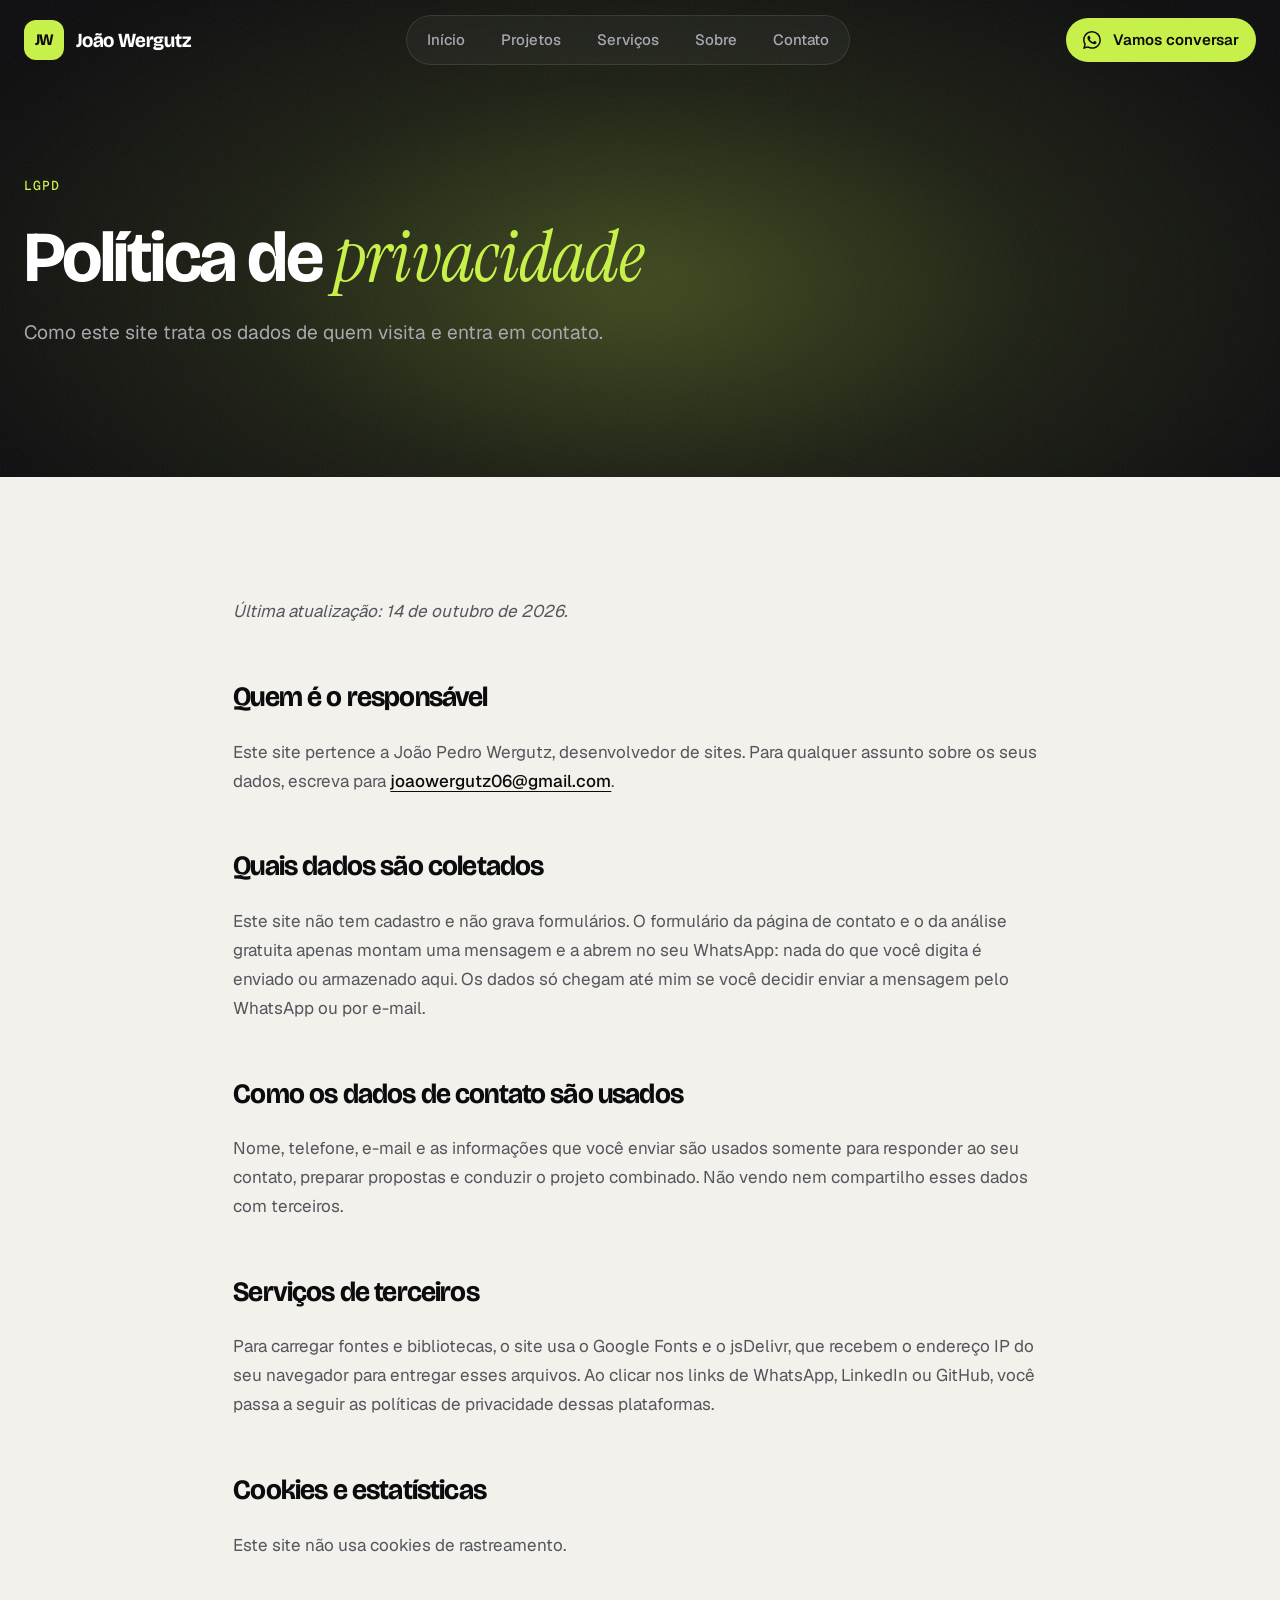
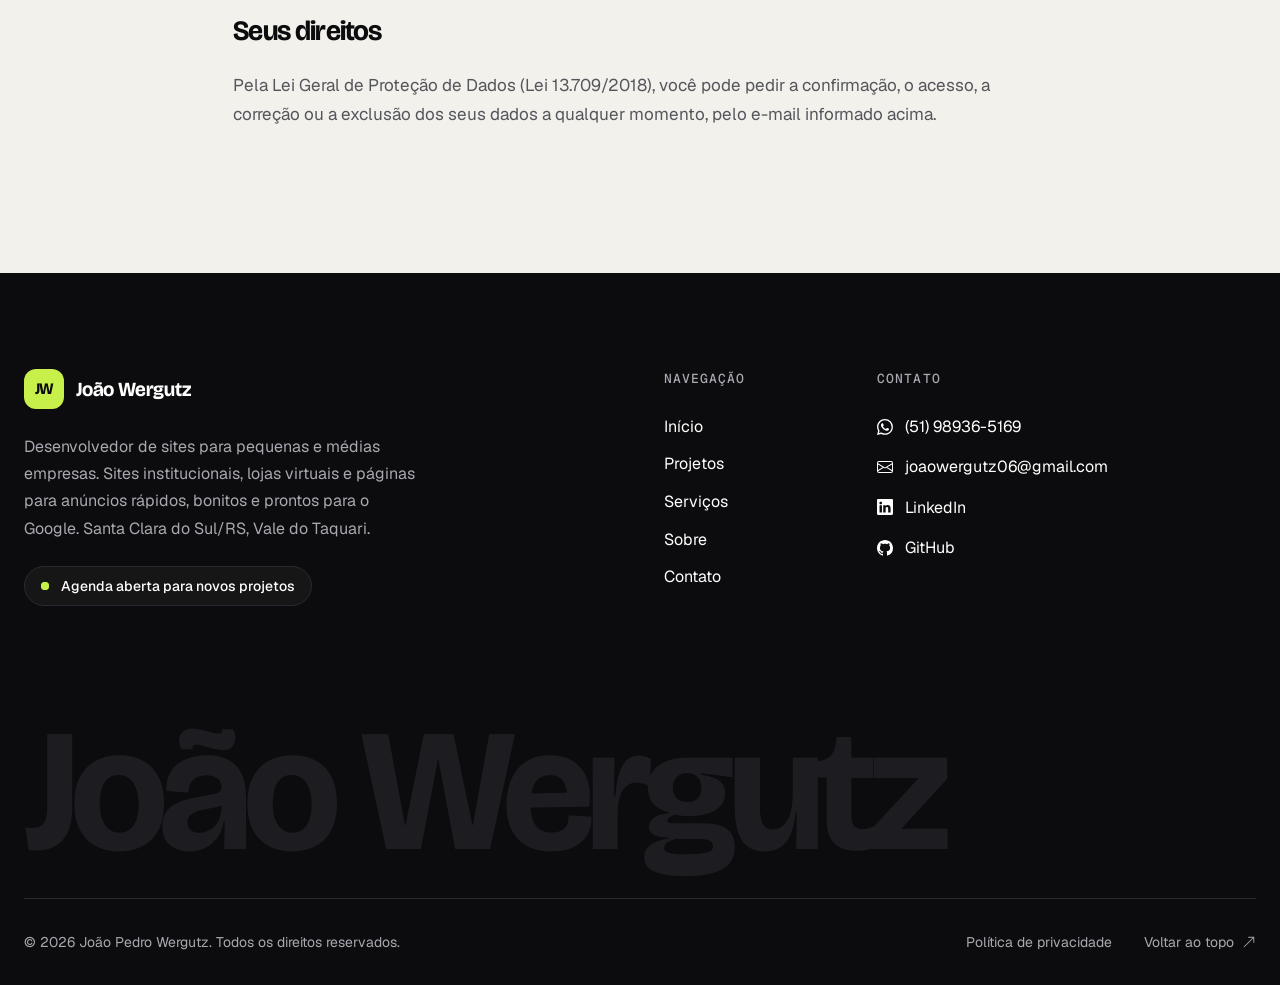
<file: politica-de-privacidade/index.html>
<!doctype html>
<html lang="pt-BR">

<head>
    <meta charset="UTF-8">
    <meta
        name="viewport"
        content="width=device-width, initial-scale=1"
    >
    <script>
        document.documentElement.classList.add('js');

        /* Elementos animados começam ocultos (sem piscar); se as animações não rodarem em 3s
           (GSAP fora do ar, erro no animations.js), tudo aparece */
        if (!window.matchMedia('(prefers-reduced-motion: reduce)').matches) {
            document.documentElement.classList.add('anime');
            setTimeout(function () {
                if (!window.siteAnime) {
                    document.documentElement.classList.remove('anime');
                }
            }, 3000);
        }
    </script>

    <title>Política de privacidade | João Wergutz</title>
<meta name='robots' content='max-image-preview:large' />
    <meta name="description" content="Como este site trata os dados de quem visita e entra em contato, de acordo com a LGPD.">
    <meta name="author" content="João Pedro Wergutz">
    <meta name="theme-color" content="#0c0c0e">
    <meta property="og:locale" content="pt_BR">
    <meta property="og:type" content="website">
    <meta property="og:site_name" content="João Wergutz">
    <meta property="og:title" content="Política de privacidade | João Wergutz">
    <meta property="og:description" content="Como este site trata os dados de quem visita e entra em contato, de acordo com a LGPD.">
    <meta property="og:url" content="https://joaowergutz.github.io/politica-de-privacidade/">
    <meta property="og:image" content="https://joaowergutz.github.io/wp-content/themes/joaowergutz/assets/img/og-joao-wergutz.jpg">
    <meta name="twitter:card" content="summary_large_image">
    <meta name="twitter:title" content="Política de privacidade | João Wergutz">
    <meta name="twitter:description" content="Como este site trata os dados de quem visita e entra em contato, de acordo com a LGPD.">
    <meta name="twitter:image" content="https://joaowergutz.github.io/wp-content/themes/joaowergutz/assets/img/og-joao-wergutz.jpg">
        <link rel="icon" type="image/png" sizes="32x32" href="/wp-content/themes/joaowergutz/assets/img/favicon-32.png">
    <link rel="icon" type="image/png" sizes="192x192" href="/wp-content/themes/joaowergutz/assets/img/favicon-192.png">
    <link rel="apple-touch-icon" sizes="180x180" href="/wp-content/themes/joaowergutz/assets/img/apple-touch-icon.png">
    <link rel="preload" href="/wp-content/themes/joaowergutz/assets/fonts/bricolage-grotesque.woff2" as="font" type="font/woff2" crossorigin>
<link rel="preload" href="/wp-content/themes/joaowergutz/assets/fonts/instrument-serif-italic.woff2" as="font" type="font/woff2" crossorigin>
<link rel="preload" href="/wp-content/themes/joaowergutz/assets/fonts/geist.woff2" as="font" type="font/woff2" crossorigin>
<script type="application/ld+json">{"@context":"https://schema.org","@type":"BreadcrumbList","itemListElement":[{"@type":"ListItem","position":1,"name":"Início","item":"/"},{"@type":"ListItem","position":2,"name":"Política de privacidade","item":"/politica-de-privacidade/"}]}</script>

<link rel='stylesheet' id='site-main-css' href='/wp-content/themes/joaowergutz/assets/css/main.css?ver=1.3.1' media='all' />
<link rel="canonical" href="https://joaowergutz.github.io/politica-de-privacidade/" />
</head>

<body class="privacy-policy wp-singular page-template-default page page-id-3 wp-embed-responsive wp-theme-joaowergutz">


<a class="screen-reader-text" href="#conteudo">Pular para o conteúdo</a>

<header class="site-header">
    <div class="container">
        <div class="header-row">
            <a href="/" class="logo" aria-label="João Wergutz, página inicial">
                <span class="logo-marca" aria-hidden="true">JW</span>
                <span class="logo-nome">João Wergutz</span>
            </a>

            <nav class="nav-h d-none d-lg-block" aria-label="Menu principal">
                <ul>
                                            <li>
                            <a
                                href="/"
                                                            >Início</a>
                        </li>
                                            <li>
                            <a
                                href="/projetos/"
                                                            >Projetos</a>
                        </li>
                                            <li>
                            <a
                                href="/servicos/"
                                                            >Serviços</a>
                        </li>
                                            <li>
                            <a
                                href="/sobre/"
                                                            >Sobre</a>
                        </li>
                                            <li>
                            <a
                                href="/contato/"
                                                            >Contato</a>
                        </li>
                                    </ul>
            </nav>

            <div class="acoes-h">
                <a
                    href="https://wa.me/5551989365169?text=Ol%C3%A1%2C%20Jo%C3%A3o%21%20Vi%20seu%20portf%C3%B3lio%20e%20quero%20conversar%20sobre%20um%20site."
                    target="_blank"
                    rel="noopener"
                    class="botao botao-destaque botao-p botao-h"
                >
                    <i class="bi bi-whatsapp" aria-hidden="true"><svg xmlns="http://www.w3.org/2000/svg" viewBox="0 0 16 16" fill="currentColor" focusable="false"><path d="M13.601 2.326A7.85 7.85 0 0 0 7.994 0C3.627 0 .068 3.558.064 7.926c0 1.399.366 2.76 1.057 3.965L0 16l4.204-1.102a7.9 7.9 0 0 0 3.79.965h.004c4.368 0 7.926-3.558 7.93-7.93A7.9 7.9 0 0 0 13.6 2.326zM7.994 14.521a6.6 6.6 0 0 1-3.356-.92l-.24-.144-2.494.654.666-2.433-.156-.251a6.56 6.56 0 0 1-1.007-3.505c0-3.626 2.957-6.584 6.591-6.584a6.56 6.56 0 0 1 4.66 1.931 6.56 6.56 0 0 1 1.928 4.66c-.004 3.639-2.961 6.592-6.592 6.592m3.615-4.934c-.197-.099-1.17-.578-1.353-.646-.182-.065-.315-.099-.445.099-.133.197-.513.646-.627.775-.114.133-.232.148-.43.05-.197-.1-.836-.308-1.592-.985-.59-.525-.985-1.175-1.103-1.372-.114-.198-.011-.304.088-.403.087-.088.197-.232.296-.346.1-.114.133-.198.198-.33.065-.134.034-.248-.015-.347-.05-.099-.445-1.076-.612-1.47-.16-.389-.323-.335-.445-.34-.114-.007-.247-.007-.38-.007a.73.73 0 0 0-.529.247c-.182.198-.691.677-.691 1.654s.71 1.916.81 2.049c.098.133 1.394 2.132 3.383 2.992.47.205.84.326 1.129.418.475.152.904.129 1.246.08.38-.058 1.171-.48 1.338-.943.164-.464.164-.86.114-.943-.049-.084-.182-.133-.38-.232"/></svg></i>                    <span>Vamos conversar</span>
                </a>

                <a
                    href="https://wa.me/5551989365169?text=Ol%C3%A1%2C%20Jo%C3%A3o%21%20Vi%20seu%20portf%C3%B3lio%20e%20quero%20conversar%20sobre%20um%20site."
                    target="_blank"
                    rel="noopener"
                    class="icone-h d-lg-none"
                    aria-label="Falar com João pelo WhatsApp"
                >
                    <i class="bi bi-whatsapp" aria-hidden="true"><svg xmlns="http://www.w3.org/2000/svg" viewBox="0 0 16 16" fill="currentColor" focusable="false"><path d="M13.601 2.326A7.85 7.85 0 0 0 7.994 0C3.627 0 .068 3.558.064 7.926c0 1.399.366 2.76 1.057 3.965L0 16l4.204-1.102a7.9 7.9 0 0 0 3.79.965h.004c4.368 0 7.926-3.558 7.93-7.93A7.9 7.9 0 0 0 13.6 2.326zM7.994 14.521a6.6 6.6 0 0 1-3.356-.92l-.24-.144-2.494.654.666-2.433-.156-.251a6.56 6.56 0 0 1-1.007-3.505c0-3.626 2.957-6.584 6.591-6.584a6.56 6.56 0 0 1 4.66 1.931 6.56 6.56 0 0 1 1.928 4.66c-.004 3.639-2.961 6.592-6.592 6.592m3.615-4.934c-.197-.099-1.17-.578-1.353-.646-.182-.065-.315-.099-.445.099-.133.197-.513.646-.627.775-.114.133-.232.148-.43.05-.197-.1-.836-.308-1.592-.985-.59-.525-.985-1.175-1.103-1.372-.114-.198-.011-.304.088-.403.087-.088.197-.232.296-.346.1-.114.133-.198.198-.33.065-.134.034-.248-.015-.347-.05-.099-.445-1.076-.612-1.47-.16-.389-.323-.335-.445-.34-.114-.007-.247-.007-.38-.007a.73.73 0 0 0-.529.247c-.182.198-.691.677-.691 1.654s.71 1.916.81 2.049c.098.133 1.394 2.132 3.383 2.992.47.205.84.326 1.129.418.475.152.904.129 1.246.08.38-.058 1.171-.48 1.338-.943.164-.464.164-.86.114-.943-.049-.084-.182-.133-.38-.232"/></svg></i>                </a>

                <button
                    class="menu-toggle d-lg-none"
                    type="button"
                    aria-controls="menu-mobile"
                    aria-expanded="false"
                    aria-label="Abrir menu"
                >
                    <span></span>
                    <span></span>
                </button>
            </div>
        </div>
    </div>
</header>

<div class="menu-mobile" id="menu-mobile" data-lenis-prevent hidden>
    <nav aria-label="Menu mobile">
        <ul>
                            <li>
                    <a
                        href="/"
                                            >
                        <span class="rotulo">01</span>
                        Início                    </a>
                </li>
                            <li>
                    <a
                        href="/projetos/"
                                            >
                        <span class="rotulo">02</span>
                        Projetos                    </a>
                </li>
                            <li>
                    <a
                        href="/servicos/"
                                            >
                        <span class="rotulo">03</span>
                        Serviços                    </a>
                </li>
                            <li>
                    <a
                        href="/sobre/"
                                            >
                        <span class="rotulo">04</span>
                        Sobre                    </a>
                </li>
                            <li>
                    <a
                        href="/contato/"
                                            >
                        <span class="rotulo">05</span>
                        Contato                    </a>
                </li>
                    </ul>
    </nav>

    <div class="menu-mobile-rodape">
        <a
            href="https://wa.me/5551989365169?text=Ol%C3%A1%2C%20Jo%C3%A3o%21%20Vi%20seu%20portf%C3%B3lio%20e%20quero%20conversar%20sobre%20um%20site."
            target="_blank"
            rel="noopener"
            class="botao botao-destaque"
        >
            <i class="bi bi-whatsapp" aria-hidden="true"><svg xmlns="http://www.w3.org/2000/svg" viewBox="0 0 16 16" fill="currentColor" focusable="false"><path d="M13.601 2.326A7.85 7.85 0 0 0 7.994 0C3.627 0 .068 3.558.064 7.926c0 1.399.366 2.76 1.057 3.965L0 16l4.204-1.102a7.9 7.9 0 0 0 3.79.965h.004c4.368 0 7.926-3.558 7.93-7.93A7.9 7.9 0 0 0 13.6 2.326zM7.994 14.521a6.6 6.6 0 0 1-3.356-.92l-.24-.144-2.494.654.666-2.433-.156-.251a6.56 6.56 0 0 1-1.007-3.505c0-3.626 2.957-6.584 6.591-6.584a6.56 6.56 0 0 1 4.66 1.931 6.56 6.56 0 0 1 1.928 4.66c-.004 3.639-2.961 6.592-6.592 6.592m3.615-4.934c-.197-.099-1.17-.578-1.353-.646-.182-.065-.315-.099-.445.099-.133.197-.513.646-.627.775-.114.133-.232.148-.43.05-.197-.1-.836-.308-1.592-.985-.59-.525-.985-1.175-1.103-1.372-.114-.198-.011-.304.088-.403.087-.088.197-.232.296-.346.1-.114.133-.198.198-.33.065-.134.034-.248-.015-.347-.05-.099-.445-1.076-.612-1.47-.16-.389-.323-.335-.445-.34-.114-.007-.247-.007-.38-.007a.73.73 0 0 0-.529.247c-.182.198-.691.677-.691 1.654s.71 1.916.81 2.049c.098.133 1.394 2.132 3.383 2.992.47.205.84.326 1.129.418.475.152.904.129 1.246.08.38-.058 1.171-.48 1.338-.943.164-.464.164-.86.114-.943-.049-.084-.182-.133-.38-.232"/></svg></i>            <span>Falar no WhatsApp</span>
        </a>
        <a href="mailto:joaowergutz06@gmail.com" class="menu-mobile-email">
            joaowergutz06@gmail.com        </a>
    </div>
</div>

<main id="conteudo" tabindex="-1">
<section class="page-hero">
    <div class="page-hero-brilho" aria-hidden="true"></div>
    <div class="container">
                    <p class="rotulo" data-anime>LGPD</p>
        
        <h1 class="page-hero-titulo" data-anime>Política de <em>privacidade</em></h1>

                    <p class="page-hero-texto" data-anime>Como este site trata os dados de quem visita e entra em contato.</p>
            </div>
</section>

<section class="secao">
    <div class="container">
        <div class="row">
            <div class="col-lg-8 offset-lg-2 conteudo-editor texto">
                <p><em>Última atualização: 14 de outubro de 2026.</em></p>

                <h2>Quem é o responsável</h2>
                <p>
                    Este site pertence a João Pedro Wergutz, desenvolvedor de sites.
                    Para qualquer assunto sobre os seus dados, escreva para
                    <a href="mailto:joaowergutz06@gmail.com">joaowergutz06@gmail.com</a>.
                </p>

                <h2>Quais dados são coletados</h2>
                <p>
                    Este site não tem cadastro e não grava formulários.
                    O formulário da página de contato e o da análise gratuita apenas montam uma mensagem e a abrem no seu WhatsApp: nada do que você digita é enviado
                    ou armazenado aqui. Os dados só chegam até mim se você decidir enviar a mensagem pelo WhatsApp ou por e-mail.
                </p>

                <h2>Como os dados de contato são usados</h2>
                <p>
                    Nome, telefone, e-mail e as informações que você enviar são usados somente para responder ao seu contato,
                    preparar propostas e conduzir o projeto combinado. Não vendo nem compartilho esses dados com terceiros.
                </p>

                <h2>Serviços de terceiros</h2>
                <p>
                    Para carregar fontes e bibliotecas, o site usa o Google Fonts e o jsDelivr, que recebem o endereço IP do seu navegador
                    para entregar esses arquivos. Ao clicar nos links de WhatsApp, LinkedIn ou GitHub, você passa a seguir as políticas
                    de privacidade dessas plataformas.
                </p>

                <h2>Cookies e estatísticas</h2>
                                    <p>Este site não usa cookies de rastreamento.</p>
                
                <h2>Seus direitos</h2>
                <p>
                    Pela Lei Geral de Proteção de Dados (Lei 13.709/2018), você pode pedir a confirmação, o acesso, a correção ou a exclusão
                    dos seus dados a qualquer momento, pelo e-mail informado acima.
                </p>
            </div>
        </div>
    </div>
</section>

</main>

<footer class="site-footer">
    <div class="container">
        <div class="row footer-topo g-5">
            <div class="col-lg-5">
                <a href="/" class="logo" aria-label="João Wergutz, página inicial">
                    <span class="logo-marca" aria-hidden="true">JW</span>
                    <span class="logo-nome">João Wergutz</span>
                </a>
                <p class="texto texto-c footer-sobre">
                    Desenvolvedor de sites para pequenas e médias empresas. Sites institucionais, lojas virtuais e páginas para anúncios
                    rápidos, bonitos e prontos para o Google. Santa Clara do Sul/RS, Vale do Taquari.
                </p>
                <p class="selo-disponivel">
                    <span class="ponto" aria-hidden="true"></span>
                    Agenda aberta para novos projetos
                </p>
            </div>

            <div class="col-6 col-lg-2 offset-lg-1">
                <h2 class="footer-titulo">Navegação</h2>
                <nav class="footer-menu" aria-label="Menu do rodapé">
                    <ul>
                                                    <li>
                                <a href="/">Início</a>
                            </li>
                                                    <li>
                                <a href="/projetos/">Projetos</a>
                            </li>
                                                    <li>
                                <a href="/servicos/">Serviços</a>
                            </li>
                                                    <li>
                                <a href="/sobre/">Sobre</a>
                            </li>
                                                    <li>
                                <a href="/contato/">Contato</a>
                            </li>
                                            </ul>
                </nav>
            </div>

            <div class="col-6 col-lg-4">
                <h2 class="footer-titulo">Contato</h2>
                <ul class="footer-contatos">
                    <li>
                        <a href="https://wa.me/5551989365169?text=Ol%C3%A1%2C%20Jo%C3%A3o%21%20Vi%20seu%20portf%C3%B3lio%20e%20quero%20conversar%20sobre%20um%20site." target="_blank" rel="noopener">
                            <i class="bi bi-whatsapp" aria-hidden="true"><svg xmlns="http://www.w3.org/2000/svg" viewBox="0 0 16 16" fill="currentColor" focusable="false"><path d="M13.601 2.326A7.85 7.85 0 0 0 7.994 0C3.627 0 .068 3.558.064 7.926c0 1.399.366 2.76 1.057 3.965L0 16l4.204-1.102a7.9 7.9 0 0 0 3.79.965h.004c4.368 0 7.926-3.558 7.93-7.93A7.9 7.9 0 0 0 13.6 2.326zM7.994 14.521a6.6 6.6 0 0 1-3.356-.92l-.24-.144-2.494.654.666-2.433-.156-.251a6.56 6.56 0 0 1-1.007-3.505c0-3.626 2.957-6.584 6.591-6.584a6.56 6.56 0 0 1 4.66 1.931 6.56 6.56 0 0 1 1.928 4.66c-.004 3.639-2.961 6.592-6.592 6.592m3.615-4.934c-.197-.099-1.17-.578-1.353-.646-.182-.065-.315-.099-.445.099-.133.197-.513.646-.627.775-.114.133-.232.148-.43.05-.197-.1-.836-.308-1.592-.985-.59-.525-.985-1.175-1.103-1.372-.114-.198-.011-.304.088-.403.087-.088.197-.232.296-.346.1-.114.133-.198.198-.33.065-.134.034-.248-.015-.347-.05-.099-.445-1.076-.612-1.47-.16-.389-.323-.335-.445-.34-.114-.007-.247-.007-.38-.007a.73.73 0 0 0-.529.247c-.182.198-.691.677-.691 1.654s.71 1.916.81 2.049c.098.133 1.394 2.132 3.383 2.992.47.205.84.326 1.129.418.475.152.904.129 1.246.08.38-.058 1.171-.48 1.338-.943.164-.464.164-.86.114-.943-.049-.084-.182-.133-.38-.232"/></svg></i>                            <span>(51) 98936-5169</span>
                        </a>
                    </li>
                    <li>
                        <a href="mailto:joaowergutz06@gmail.com">
                            <i class="bi bi-envelope" aria-hidden="true"><svg xmlns="http://www.w3.org/2000/svg" viewBox="0 0 16 16" fill="currentColor" focusable="false"><path d="M0 4a2 2 0 0 1 2-2h12a2 2 0 0 1 2 2v8a2 2 0 0 1-2 2H2a2 2 0 0 1-2-2zm2-1a1 1 0 0 0-1 1v.217l7 4.2 7-4.2V4a1 1 0 0 0-1-1zm13 2.383-4.708 2.825L15 11.105zm-.034 6.876-5.64-3.471L8 9.583l-1.326-.795-5.64 3.47A1 1 0 0 0 2 13h12a1 1 0 0 0 .966-.741M1 11.105l4.708-2.897L1 5.383z"/></svg></i>                            <span>joaowergutz06@gmail.com</span>
                        </a>
                    </li>
                    <li>
                        <a href="https://www.linkedin.com/in/jo%C3%A3o-pedro-wergutz-27a6013b9/" target="_blank" rel="noopener">
                            <i class="bi bi-linkedin" aria-hidden="true"><svg xmlns="http://www.w3.org/2000/svg" viewBox="0 0 16 16" fill="currentColor" focusable="false"><path d="M0 1.146C0 .513.526 0 1.175 0h13.65C15.474 0 16 .513 16 1.146v13.708c0 .633-.526 1.146-1.175 1.146H1.175C.526 16 0 15.487 0 14.854zm4.943 12.248V6.169H2.542v7.225zm-1.2-8.212c.837 0 1.358-.554 1.358-1.248-.015-.709-.52-1.248-1.342-1.248S2.4 3.226 2.4 3.934c0 .694.521 1.248 1.327 1.248zm4.908 8.212V9.359c0-.216.016-.432.08-.586.173-.431.568-.878 1.232-.878.869 0 1.216.662 1.216 1.634v3.865h2.401V9.25c0-2.22-1.184-3.252-2.764-3.252-1.274 0-1.845.7-2.165 1.193v.025h-.016l.016-.025V6.169h-2.4c.03.678 0 7.225 0 7.225z"/></svg></i>                            <span>LinkedIn</span>
                        </a>
                    </li>
                    <li>
                        <a href="https://github.com/joaowergutz" target="_blank" rel="noopener">
                            <i class="bi bi-github" aria-hidden="true"><svg xmlns="http://www.w3.org/2000/svg" viewBox="0 0 16 16" fill="currentColor" focusable="false"><path d="M8 0C3.58 0 0 3.58 0 8c0 3.54 2.29 6.53 5.47 7.59.4.07.55-.17.55-.38 0-.19-.01-.82-.01-1.49-2.01.37-2.53-.49-2.69-.94-.09-.23-.48-.94-.82-1.13-.28-.15-.68-.52-.01-.53.63-.01 1.08.58 1.23.82.72 1.21 1.87.87 2.33.66.07-.52.28-.87.51-1.07-1.78-.2-3.64-.89-3.64-3.95 0-.87.31-1.59.82-2.15-.08-.2-.36-1.02.08-2.12 0 0 .67-.21 2.2.82.64-.18 1.32-.27 2-.27s1.36.09 2 .27c1.53-1.04 2.2-.82 2.2-.82.44 1.1.16 1.92.08 2.12.51.56.82 1.27.82 2.15 0 3.07-1.87 3.75-3.65 3.95.29.25.54.73.54 1.48 0 1.07-.01 1.93-.01 2.2 0 .21.15.46.55.38A8.01 8.01 0 0 0 16 8c0-4.42-3.58-8-8-8"/></svg></i>                            <span>GitHub</span>
                        </a>
                    </li>
                </ul>
            </div>
        </div>

        <div class="footer-gigante" data-texto="João Wergutz" aria-hidden="true"></div>

        <div class="footer-base">
            <p>© 2026 João Pedro Wergutz. Todos os direitos reservados.</p>
            <a href="/politica-de-privacidade/">Política de privacidade</a>
            <a href="#conteudo" class="topo">Voltar ao topo <i class="bi bi-arrow-up-right" aria-hidden="true"><svg xmlns="http://www.w3.org/2000/svg" viewBox="0 0 16 16" fill="currentColor" focusable="false"><path fill-rule="evenodd" d="M14 2.5a.5.5 0 0 0-.5-.5h-6a.5.5 0 0 0 0 1h4.793L2.146 13.146a.5.5 0 0 0 .708.708L13 3.707V8.5a.5.5 0 0 0 1 0z"/></svg></i></a>
        </div>
    </div>
</footer>

<nav class="barra-contato" aria-label="Contato rápido">
    <a href="https://wa.me/5551989365169?text=Ol%C3%A1%2C%20Jo%C3%A3o%21%20Vi%20seu%20portf%C3%B3lio%20e%20quero%20conversar%20sobre%20um%20site." target="_blank" rel="noopener" class="botao botao-destaque">
        <i class="bi bi-whatsapp" aria-hidden="true"><svg xmlns="http://www.w3.org/2000/svg" viewBox="0 0 16 16" fill="currentColor" focusable="false"><path d="M13.601 2.326A7.85 7.85 0 0 0 7.994 0C3.627 0 .068 3.558.064 7.926c0 1.399.366 2.76 1.057 3.965L0 16l4.204-1.102a7.9 7.9 0 0 0 3.79.965h.004c4.368 0 7.926-3.558 7.93-7.93A7.9 7.9 0 0 0 13.6 2.326zM7.994 14.521a6.6 6.6 0 0 1-3.356-.92l-.24-.144-2.494.654.666-2.433-.156-.251a6.56 6.56 0 0 1-1.007-3.505c0-3.626 2.957-6.584 6.591-6.584a6.56 6.56 0 0 1 4.66 1.931 6.56 6.56 0 0 1 1.928 4.66c-.004 3.639-2.961 6.592-6.592 6.592m3.615-4.934c-.197-.099-1.17-.578-1.353-.646-.182-.065-.315-.099-.445.099-.133.197-.513.646-.627.775-.114.133-.232.148-.43.05-.197-.1-.836-.308-1.592-.985-.59-.525-.985-1.175-1.103-1.372-.114-.198-.011-.304.088-.403.087-.088.197-.232.296-.346.1-.114.133-.198.198-.33.065-.134.034-.248-.015-.347-.05-.099-.445-1.076-.612-1.47-.16-.389-.323-.335-.445-.34-.114-.007-.247-.007-.38-.007a.73.73 0 0 0-.529.247c-.182.198-.691.677-.691 1.654s.71 1.916.81 2.049c.098.133 1.394 2.132 3.383 2.992.47.205.84.326 1.129.418.475.152.904.129 1.246.08.38-.058 1.171-.48 1.338-.943.164-.464.164-.86.114-.943-.049-.084-.182-.133-.38-.232"/></svg></i>        <span>WhatsApp</span>
    </a>
    <a href="/#analise" class="botao botao-contorno">
        <i class="bi bi-search" aria-hidden="true"><svg xmlns="http://www.w3.org/2000/svg" viewBox="0 0 16 16" fill="currentColor" focusable="false"><path d="M11.742 10.344a6.5 6.5 0 1 0-1.397 1.398h-.001q.044.06.098.115l3.85 3.85a1 1 0 0 0 1.415-1.414l-3.85-3.85a1 1 0 0 0-.115-.1zM12 6.5a5.5 5.5 0 1 1-11 0 5.5 5.5 0 0 1 11 0"/></svg></i>        <span>Análise grátis</span>
    </a>
</nav>

<a
    href="https://wa.me/5551989365169?text=Ol%C3%A1%2C%20Jo%C3%A3o%21%20Vi%20seu%20portf%C3%B3lio%20e%20quero%20conversar%20sobre%20um%20site."
    class="whatsapp-flutuante"
    target="_blank"
    rel="noopener"
    aria-label="Falar com João pelo WhatsApp"
>
    <i class="bi bi-whatsapp" aria-hidden="true"><svg xmlns="http://www.w3.org/2000/svg" viewBox="0 0 16 16" fill="currentColor" focusable="false"><path d="M13.601 2.326A7.85 7.85 0 0 0 7.994 0C3.627 0 .068 3.558.064 7.926c0 1.399.366 2.76 1.057 3.965L0 16l4.204-1.102a7.9 7.9 0 0 0 3.79.965h.004c4.368 0 7.926-3.558 7.93-7.93A7.9 7.9 0 0 0 13.6 2.326zM7.994 14.521a6.6 6.6 0 0 1-3.356-.92l-.24-.144-2.494.654.666-2.433-.156-.251a6.56 6.56 0 0 1-1.007-3.505c0-3.626 2.957-6.584 6.591-6.584a6.56 6.56 0 0 1 4.66 1.931 6.56 6.56 0 0 1 1.928 4.66c-.004 3.639-2.961 6.592-6.592 6.592m3.615-4.934c-.197-.099-1.17-.578-1.353-.646-.182-.065-.315-.099-.445.099-.133.197-.513.646-.627.775-.114.133-.232.148-.43.05-.197-.1-.836-.308-1.592-.985-.59-.525-.985-1.175-1.103-1.372-.114-.198-.011-.304.088-.403.087-.088.197-.232.296-.346.1-.114.133-.198.198-.33.065-.134.034-.248-.015-.347-.05-.099-.445-1.076-.612-1.47-.16-.389-.323-.335-.445-.34-.114-.007-.247-.007-.38-.007a.73.73 0 0 0-.529.247c-.182.198-.691.677-.691 1.654s.71 1.916.81 2.049c.098.133 1.394 2.132 3.383 2.992.47.205.84.326 1.129.418.475.152.904.129 1.246.08.38-.058 1.171-.48 1.338-.943.164-.464.164-.86.114-.943-.049-.084-.182-.133-.38-.232"/></svg></i></a>

<script type="speculationrules">
{"prefetch":[{"source":"document","where":{"and":[{"href_matches":"/*"},{"not":{"href_matches":["/wp-*.php","/wp-admin/*","/wp-content/uploads/*","/wp-content/*","/wp-content/plugins/*","/wp-content/themes/joaowergutz/*","/*\\?(.+)"]}},{"not":{"selector_matches":"a[rel~=\"nofollow\"]"}},{"not":{"selector_matches":".no-prefetch, .no-prefetch a"}}]},"eagerness":"conservative"}]}
</script>
<script data-wp-strategy="defer" defer id="site-navigation-js" src="/wp-content/themes/joaowergutz/assets/js/navigation.js?ver=1.3.1"></script>
<script data-wp-strategy="defer" defer id="gsap-js" src="/wp-content/themes/joaowergutz/assets/vendor/gsap.min.js?ver=3.12.5"></script>
<script data-wp-strategy="defer" defer id="gsap-scrolltrigger-js" src="/wp-content/themes/joaowergutz/assets/vendor/ScrollTrigger.min.js?ver=3.12.5"></script>
<script data-wp-strategy="defer" defer id="lenis-js" src="/wp-content/themes/joaowergutz/assets/vendor/lenis.min.js?ver=1.3.26"></script>
<script data-wp-strategy="defer" defer id="site-animations-js" src="/wp-content/themes/joaowergutz/assets/js/animations.js?ver=1.3.1"></script>

</body>
</html>
</file>
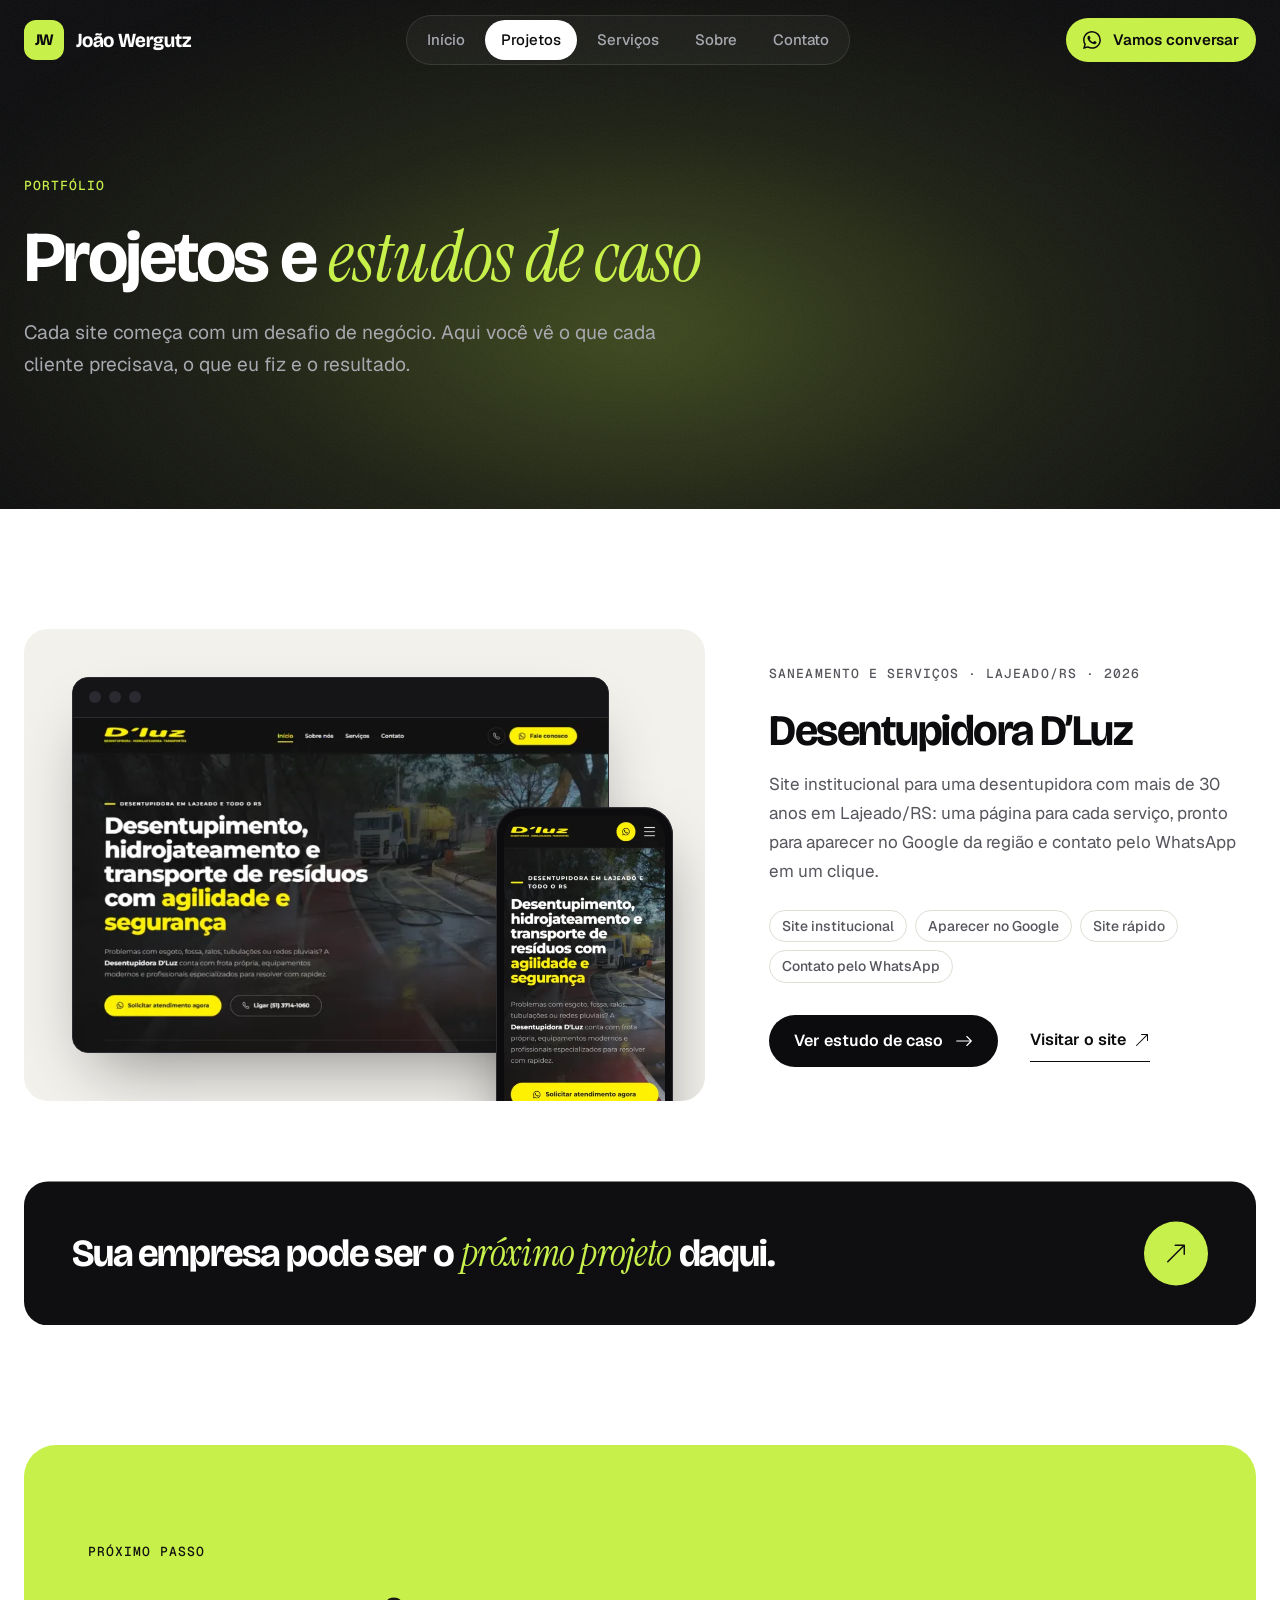
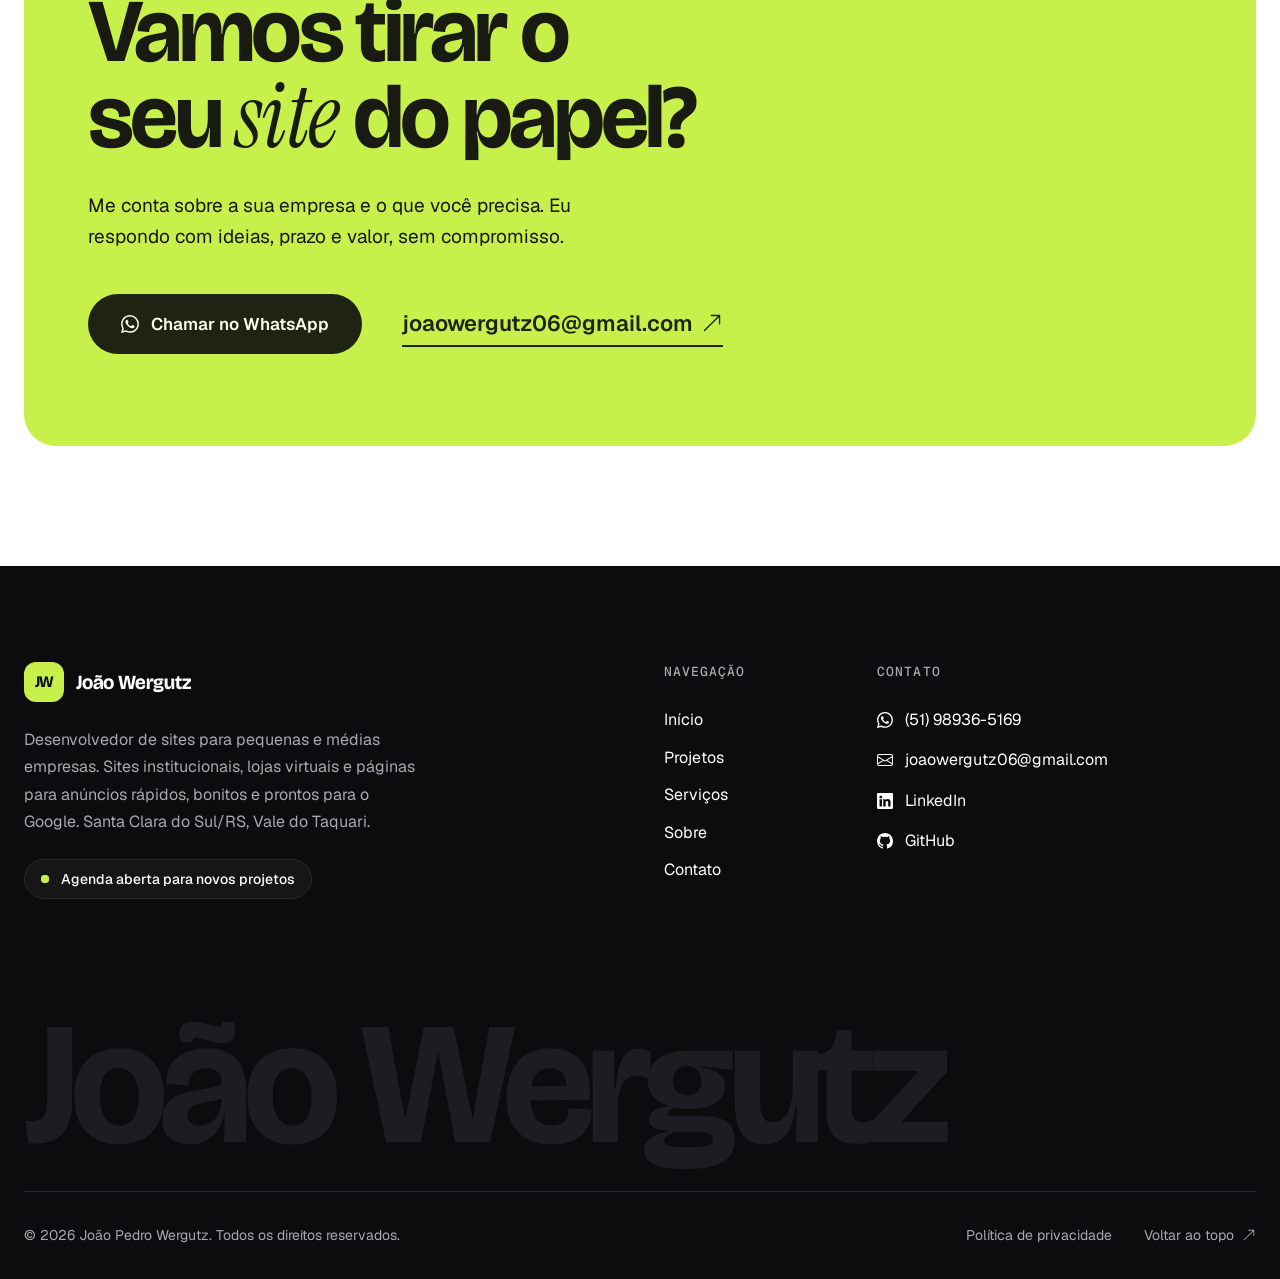
<file: projetos/index.html>
<!doctype html>
<html lang="pt-BR">

<head>
    <meta charset="UTF-8">
    <meta
        name="viewport"
        content="width=device-width, initial-scale=1"
    >
    <script>
        document.documentElement.classList.add('js');

        /* Elementos animados começam ocultos (sem piscar); se as animações não rodarem em 3s
           (GSAP fora do ar, erro no animations.js), tudo aparece */
        if (!window.matchMedia('(prefers-reduced-motion: reduce)').matches) {
            document.documentElement.classList.add('anime');
            setTimeout(function () {
                if (!window.siteAnime) {
                    document.documentElement.classList.remove('anime');
                }
            }, 3000);
        }
    </script>

    <title>Projetos e estudos de caso | João Wergutz</title>
<meta name='robots' content='max-image-preview:large' />
    <meta name="description" content="Veja sites desenvolvidos por João Wergutz para pequenas e médias empresas: o desafio de cada cliente, a solução e o resultado.">
    <meta name="author" content="João Pedro Wergutz">
    <meta name="theme-color" content="#0c0c0e">
    <meta property="og:locale" content="pt_BR">
    <meta property="og:type" content="website">
    <meta property="og:site_name" content="João Wergutz">
    <meta property="og:title" content="Projetos e estudos de caso | João Wergutz">
    <meta property="og:description" content="Veja sites desenvolvidos por João Wergutz para pequenas e médias empresas: o desafio de cada cliente, a solução e o resultado.">
    <meta property="og:url" content="https://joaowergutz.github.io/projetos/">
    <meta property="og:image" content="https://joaowergutz.github.io/wp-content/themes/joaowergutz/assets/img/og-joao-wergutz.jpg">
    <meta name="twitter:card" content="summary_large_image">
    <meta name="twitter:title" content="Projetos e estudos de caso | João Wergutz">
    <meta name="twitter:description" content="Veja sites desenvolvidos por João Wergutz para pequenas e médias empresas: o desafio de cada cliente, a solução e o resultado.">
    <meta name="twitter:image" content="https://joaowergutz.github.io/wp-content/themes/joaowergutz/assets/img/og-joao-wergutz.jpg">
        <link rel="icon" type="image/png" sizes="32x32" href="/wp-content/themes/joaowergutz/assets/img/favicon-32.png">
    <link rel="icon" type="image/png" sizes="192x192" href="/wp-content/themes/joaowergutz/assets/img/favicon-192.png">
    <link rel="apple-touch-icon" sizes="180x180" href="/wp-content/themes/joaowergutz/assets/img/apple-touch-icon.png">
    <link rel="preload" href="/wp-content/themes/joaowergutz/assets/fonts/bricolage-grotesque.woff2" as="font" type="font/woff2" crossorigin>
<link rel="preload" href="/wp-content/themes/joaowergutz/assets/fonts/instrument-serif-italic.woff2" as="font" type="font/woff2" crossorigin>
<link rel="preload" href="/wp-content/themes/joaowergutz/assets/fonts/geist.woff2" as="font" type="font/woff2" crossorigin>
<script type="application/ld+json">{"@context":"https://schema.org","@type":"BreadcrumbList","itemListElement":[{"@type":"ListItem","position":1,"name":"Início","item":"/"},{"@type":"ListItem","position":2,"name":"Projetos","item":"/projetos/"}]}</script>

<link rel='stylesheet' id='site-main-css' href='/wp-content/themes/joaowergutz/assets/css/main.css?ver=1.3.1' media='all' />
<link rel="canonical" href="https://joaowergutz.github.io/projetos/" />
</head>

<body class="wp-singular page-template-default page page-id-6 wp-embed-responsive wp-theme-joaowergutz">


<a class="screen-reader-text" href="#conteudo">Pular para o conteúdo</a>

<header class="site-header">
    <div class="container">
        <div class="header-row">
            <a href="/" class="logo" aria-label="João Wergutz, página inicial">
                <span class="logo-marca" aria-hidden="true">JW</span>
                <span class="logo-nome">João Wergutz</span>
            </a>

            <nav class="nav-h d-none d-lg-block" aria-label="Menu principal">
                <ul>
                                            <li>
                            <a
                                href="/"
                                                            >Início</a>
                        </li>
                                            <li>
                            <a
                                href="/projetos/"
                                class="ativo" aria-current="page"                            >Projetos</a>
                        </li>
                                            <li>
                            <a
                                href="/servicos/"
                                                            >Serviços</a>
                        </li>
                                            <li>
                            <a
                                href="/sobre/"
                                                            >Sobre</a>
                        </li>
                                            <li>
                            <a
                                href="/contato/"
                                                            >Contato</a>
                        </li>
                                    </ul>
            </nav>

            <div class="acoes-h">
                <a
                    href="https://wa.me/5551989365169?text=Ol%C3%A1%2C%20Jo%C3%A3o%21%20Vi%20seu%20portf%C3%B3lio%20e%20quero%20conversar%20sobre%20um%20site."
                    target="_blank"
                    rel="noopener"
                    class="botao botao-destaque botao-p botao-h"
                >
                    <i class="bi bi-whatsapp" aria-hidden="true"><svg xmlns="http://www.w3.org/2000/svg" viewBox="0 0 16 16" fill="currentColor" focusable="false"><path d="M13.601 2.326A7.85 7.85 0 0 0 7.994 0C3.627 0 .068 3.558.064 7.926c0 1.399.366 2.76 1.057 3.965L0 16l4.204-1.102a7.9 7.9 0 0 0 3.79.965h.004c4.368 0 7.926-3.558 7.93-7.93A7.9 7.9 0 0 0 13.6 2.326zM7.994 14.521a6.6 6.6 0 0 1-3.356-.92l-.24-.144-2.494.654.666-2.433-.156-.251a6.56 6.56 0 0 1-1.007-3.505c0-3.626 2.957-6.584 6.591-6.584a6.56 6.56 0 0 1 4.66 1.931 6.56 6.56 0 0 1 1.928 4.66c-.004 3.639-2.961 6.592-6.592 6.592m3.615-4.934c-.197-.099-1.17-.578-1.353-.646-.182-.065-.315-.099-.445.099-.133.197-.513.646-.627.775-.114.133-.232.148-.43.05-.197-.1-.836-.308-1.592-.985-.59-.525-.985-1.175-1.103-1.372-.114-.198-.011-.304.088-.403.087-.088.197-.232.296-.346.1-.114.133-.198.198-.33.065-.134.034-.248-.015-.347-.05-.099-.445-1.076-.612-1.47-.16-.389-.323-.335-.445-.34-.114-.007-.247-.007-.38-.007a.73.73 0 0 0-.529.247c-.182.198-.691.677-.691 1.654s.71 1.916.81 2.049c.098.133 1.394 2.132 3.383 2.992.47.205.84.326 1.129.418.475.152.904.129 1.246.08.38-.058 1.171-.48 1.338-.943.164-.464.164-.86.114-.943-.049-.084-.182-.133-.38-.232"/></svg></i>                    <span>Vamos conversar</span>
                </a>

                <a
                    href="https://wa.me/5551989365169?text=Ol%C3%A1%2C%20Jo%C3%A3o%21%20Vi%20seu%20portf%C3%B3lio%20e%20quero%20conversar%20sobre%20um%20site."
                    target="_blank"
                    rel="noopener"
                    class="icone-h d-lg-none"
                    aria-label="Falar com João pelo WhatsApp"
                >
                    <i class="bi bi-whatsapp" aria-hidden="true"><svg xmlns="http://www.w3.org/2000/svg" viewBox="0 0 16 16" fill="currentColor" focusable="false"><path d="M13.601 2.326A7.85 7.85 0 0 0 7.994 0C3.627 0 .068 3.558.064 7.926c0 1.399.366 2.76 1.057 3.965L0 16l4.204-1.102a7.9 7.9 0 0 0 3.79.965h.004c4.368 0 7.926-3.558 7.93-7.93A7.9 7.9 0 0 0 13.6 2.326zM7.994 14.521a6.6 6.6 0 0 1-3.356-.92l-.24-.144-2.494.654.666-2.433-.156-.251a6.56 6.56 0 0 1-1.007-3.505c0-3.626 2.957-6.584 6.591-6.584a6.56 6.56 0 0 1 4.66 1.931 6.56 6.56 0 0 1 1.928 4.66c-.004 3.639-2.961 6.592-6.592 6.592m3.615-4.934c-.197-.099-1.17-.578-1.353-.646-.182-.065-.315-.099-.445.099-.133.197-.513.646-.627.775-.114.133-.232.148-.43.05-.197-.1-.836-.308-1.592-.985-.59-.525-.985-1.175-1.103-1.372-.114-.198-.011-.304.088-.403.087-.088.197-.232.296-.346.1-.114.133-.198.198-.33.065-.134.034-.248-.015-.347-.05-.099-.445-1.076-.612-1.47-.16-.389-.323-.335-.445-.34-.114-.007-.247-.007-.38-.007a.73.73 0 0 0-.529.247c-.182.198-.691.677-.691 1.654s.71 1.916.81 2.049c.098.133 1.394 2.132 3.383 2.992.47.205.84.326 1.129.418.475.152.904.129 1.246.08.38-.058 1.171-.48 1.338-.943.164-.464.164-.86.114-.943-.049-.084-.182-.133-.38-.232"/></svg></i>                </a>

                <button
                    class="menu-toggle d-lg-none"
                    type="button"
                    aria-controls="menu-mobile"
                    aria-expanded="false"
                    aria-label="Abrir menu"
                >
                    <span></span>
                    <span></span>
                </button>
            </div>
        </div>
    </div>
</header>

<div class="menu-mobile" id="menu-mobile" data-lenis-prevent hidden>
    <nav aria-label="Menu mobile">
        <ul>
                            <li>
                    <a
                        href="/"
                                            >
                        <span class="rotulo">01</span>
                        Início                    </a>
                </li>
                            <li>
                    <a
                        href="/projetos/"
                        aria-current="page"                    >
                        <span class="rotulo">02</span>
                        Projetos                    </a>
                </li>
                            <li>
                    <a
                        href="/servicos/"
                                            >
                        <span class="rotulo">03</span>
                        Serviços                    </a>
                </li>
                            <li>
                    <a
                        href="/sobre/"
                                            >
                        <span class="rotulo">04</span>
                        Sobre                    </a>
                </li>
                            <li>
                    <a
                        href="/contato/"
                                            >
                        <span class="rotulo">05</span>
                        Contato                    </a>
                </li>
                    </ul>
    </nav>

    <div class="menu-mobile-rodape">
        <a
            href="https://wa.me/5551989365169?text=Ol%C3%A1%2C%20Jo%C3%A3o%21%20Vi%20seu%20portf%C3%B3lio%20e%20quero%20conversar%20sobre%20um%20site."
            target="_blank"
            rel="noopener"
            class="botao botao-destaque"
        >
            <i class="bi bi-whatsapp" aria-hidden="true"><svg xmlns="http://www.w3.org/2000/svg" viewBox="0 0 16 16" fill="currentColor" focusable="false"><path d="M13.601 2.326A7.85 7.85 0 0 0 7.994 0C3.627 0 .068 3.558.064 7.926c0 1.399.366 2.76 1.057 3.965L0 16l4.204-1.102a7.9 7.9 0 0 0 3.79.965h.004c4.368 0 7.926-3.558 7.93-7.93A7.9 7.9 0 0 0 13.6 2.326zM7.994 14.521a6.6 6.6 0 0 1-3.356-.92l-.24-.144-2.494.654.666-2.433-.156-.251a6.56 6.56 0 0 1-1.007-3.505c0-3.626 2.957-6.584 6.591-6.584a6.56 6.56 0 0 1 4.66 1.931 6.56 6.56 0 0 1 1.928 4.66c-.004 3.639-2.961 6.592-6.592 6.592m3.615-4.934c-.197-.099-1.17-.578-1.353-.646-.182-.065-.315-.099-.445.099-.133.197-.513.646-.627.775-.114.133-.232.148-.43.05-.197-.1-.836-.308-1.592-.985-.59-.525-.985-1.175-1.103-1.372-.114-.198-.011-.304.088-.403.087-.088.197-.232.296-.346.1-.114.133-.198.198-.33.065-.134.034-.248-.015-.347-.05-.099-.445-1.076-.612-1.47-.16-.389-.323-.335-.445-.34-.114-.007-.247-.007-.38-.007a.73.73 0 0 0-.529.247c-.182.198-.691.677-.691 1.654s.71 1.916.81 2.049c.098.133 1.394 2.132 3.383 2.992.47.205.84.326 1.129.418.475.152.904.129 1.246.08.38-.058 1.171-.48 1.338-.943.164-.464.164-.86.114-.943-.049-.084-.182-.133-.38-.232"/></svg></i>            <span>Falar no WhatsApp</span>
        </a>
        <a href="mailto:joaowergutz06@gmail.com" class="menu-mobile-email">
            joaowergutz06@gmail.com        </a>
    </div>
</div>

<main id="conteudo" tabindex="-1">
<section class="page-hero">
    <div class="page-hero-brilho" aria-hidden="true"></div>
    <div class="container">
                    <p class="rotulo" data-anime>Portfólio</p>
        
        <h1 class="page-hero-titulo" data-anime>Projetos e <em>estudos de caso</em></h1>

                    <p class="page-hero-texto" data-anime>Cada site começa com um desafio de negócio. Aqui você vê o que cada cliente precisava, o que eu fiz e o resultado.</p>
            </div>
</section>

<section class="secao projetos-pagina">
    <div class="container">
                    <div class="lista-projetos">
                <article class="card-projeto" data-anime>
    <a href="/projetos/desentupidora-dluz/" class="card-projeto-midia" tabindex="-1" aria-hidden="true">
        <div class="mockup-navegador">
            <div class="mockup-barra"><span></span><span></span><span></span></div>
            <img
                src="/wp-content/themes/joaowergutz/assets/img/projetos/dluz-home-desktop-card.webp"
                                    srcset="/wp-content/themes/joaowergutz/assets/img/projetos/dluz-home-desktop-480.webp 480w, /wp-content/themes/joaowergutz/assets/img/projetos/dluz-home-desktop-720.webp 720w, /wp-content/themes/joaowergutz/assets/img/projetos/dluz-home-desktop-card.webp 800w, /wp-content/themes/joaowergutz/assets/img/projetos/dluz-home-desktop.webp 1440w"
                    sizes="(min-width: 992px) 600px, calc(100vw - 112px)"
                                alt=""
                width="800"
                height="500"
                loading="lazy"
            >
        </div>

                    <div class="mockup-celular">
                <img
                    src="/wp-content/themes/joaowergutz/assets/img/projetos/dluz-home-mobile.webp"
                    srcset="/wp-content/themes/joaowergutz/assets/img/projetos/dluz-home-mobile-300.webp 300w, /wp-content/themes/joaowergutz/assets/img/projetos/dluz-home-mobile.webp 600w"
                    sizes="(min-width: 768px) 180px, 30vw"
                    alt=""
                    width="600"
                    height="1298"
                    loading="lazy"
                >
            </div>
            </a>

    <div class="card-projeto-info">
        <p class="rotulo rotulo-escuro">
            Saneamento e serviços · Lajeado/RS · 2026        </p>
        <h2 class="card-projeto-titulo">
            <a href="/projetos/desentupidora-dluz/">Desentupidora D&#8217;Luz</a>
        </h2>
        <p class="texto">Site institucional para uma desentupidora com mais de 30 anos em Lajeado/RS: uma página para cada serviço, pronto para aparecer no Google da região e contato pelo WhatsApp em um clique.</p>

                    <ul class="tags" aria-label="Entregas">
                                    <li>Site institucional</li>
                                    <li>Aparecer no Google</li>
                                    <li>Site rápido</li>
                                    <li>Contato pelo WhatsApp</li>
                            </ul>
        
        <div class="card-projeto-links">
            <a href="/projetos/desentupidora-dluz/" class="botao botao-escuro">
                <span>Ver estudo de caso</span>
                <i class="bi bi-arrow-right" aria-hidden="true"><svg xmlns="http://www.w3.org/2000/svg" viewBox="0 0 16 16" fill="currentColor" focusable="false"><path fill-rule="evenodd" d="M1 8a.5.5 0 0 1 .5-.5h11.793l-3.147-3.146a.5.5 0 0 1 .708-.708l4 4a.5.5 0 0 1 0 .708l-4 4a.5.5 0 0 1-.708-.708L13.293 8.5H1.5A.5.5 0 0 1 1 8"/></svg></i>            </a>
                            <a href="https://desentupidoradaluz.com.br/" target="_blank" rel="noopener" class="link-seta">
                    Visitar o site <i class="bi bi-arrow-up-right" aria-hidden="true"><svg xmlns="http://www.w3.org/2000/svg" viewBox="0 0 16 16" fill="currentColor" focusable="false"><path fill-rule="evenodd" d="M14 2.5a.5.5 0 0 0-.5-.5h-6a.5.5 0 0 0 0 1h4.793L2.146 13.146a.5.5 0 0 0 .708.708L13 3.707V8.5a.5.5 0 0 0 1 0z"/></svg></i>                    <span class="screen-reader-text">(abre em nova aba)</span>
                </a>
                    </div>
    </div>
</article>
            </div>
        
        <a href="https://wa.me/5551989365169?text=Ol%C3%A1%2C%20Jo%C3%A3o%21%20Quero%20que%20minha%20empresa%20seja%20o%20seu%20pr%C3%B3ximo%20projeto." target="_blank" rel="noopener" class="proximo-projeto" data-anime>
            <span class="proximo-projeto-texto">Sua empresa pode ser o <em>próximo projeto</em> daqui.</span>
            <span class="proximo-projeto-seta"><i class="bi bi-arrow-up-right" aria-hidden="true"><svg xmlns="http://www.w3.org/2000/svg" viewBox="0 0 16 16" fill="currentColor" focusable="false"><path fill-rule="evenodd" d="M14 2.5a.5.5 0 0 0-.5-.5h-6a.5.5 0 0 0 0 1h4.793L2.146 13.146a.5.5 0 0 0 .708.708L13 3.707V8.5a.5.5 0 0 0 1 0z"/></svg></i></span>
        </a>
    </div>
</section>

<section class="cta" aria-labelledby="cta-titulo">
    <div class="container">
        <div class="cta-caixa">
            <p class="rotulo" data-anime>Próximo passo</p>
            <h2 class="cta-titulo" id="cta-titulo" data-anime>Vamos tirar o seu <em>site</em> do papel?</h2>
            <p class="cta-texto" data-anime>Me conta sobre a sua empresa e o que você precisa. Eu respondo com ideias, prazo e valor, sem compromisso.</p>

            <div class="cta-botoes" data-anime>
                <a href="https://wa.me/5551989365169?text=Ol%C3%A1%2C%20Jo%C3%A3o%21%20Vi%20seu%20portf%C3%B3lio%20e%20quero%20conversar%20sobre%20um%20site." target="_blank" rel="noopener" class="botao botao-escuro botao-g">
                    <i class="bi bi-whatsapp" aria-hidden="true"><svg xmlns="http://www.w3.org/2000/svg" viewBox="0 0 16 16" fill="currentColor" focusable="false"><path d="M13.601 2.326A7.85 7.85 0 0 0 7.994 0C3.627 0 .068 3.558.064 7.926c0 1.399.366 2.76 1.057 3.965L0 16l4.204-1.102a7.9 7.9 0 0 0 3.79.965h.004c4.368 0 7.926-3.558 7.93-7.93A7.9 7.9 0 0 0 13.6 2.326zM7.994 14.521a6.6 6.6 0 0 1-3.356-.92l-.24-.144-2.494.654.666-2.433-.156-.251a6.56 6.56 0 0 1-1.007-3.505c0-3.626 2.957-6.584 6.591-6.584a6.56 6.56 0 0 1 4.66 1.931 6.56 6.56 0 0 1 1.928 4.66c-.004 3.639-2.961 6.592-6.592 6.592m3.615-4.934c-.197-.099-1.17-.578-1.353-.646-.182-.065-.315-.099-.445.099-.133.197-.513.646-.627.775-.114.133-.232.148-.43.05-.197-.1-.836-.308-1.592-.985-.59-.525-.985-1.175-1.103-1.372-.114-.198-.011-.304.088-.403.087-.088.197-.232.296-.346.1-.114.133-.198.198-.33.065-.134.034-.248-.015-.347-.05-.099-.445-1.076-.612-1.47-.16-.389-.323-.335-.445-.34-.114-.007-.247-.007-.38-.007a.73.73 0 0 0-.529.247c-.182.198-.691.677-.691 1.654s.71 1.916.81 2.049c.098.133 1.394 2.132 3.383 2.992.47.205.84.326 1.129.418.475.152.904.129 1.246.08.38-.058 1.171-.48 1.338-.943.164-.464.164-.86.114-.943-.049-.084-.182-.133-.38-.232"/></svg></i>                    <span>Chamar no WhatsApp</span>
                </a>
                <a href="mailto:joaowergutz06@gmail.com" class="cta-email">
                    joaowergutz06@gmail.com                    <i class="bi bi-arrow-up-right" aria-hidden="true"><svg xmlns="http://www.w3.org/2000/svg" viewBox="0 0 16 16" fill="currentColor" focusable="false"><path fill-rule="evenodd" d="M14 2.5a.5.5 0 0 0-.5-.5h-6a.5.5 0 0 0 0 1h4.793L2.146 13.146a.5.5 0 0 0 .708.708L13 3.707V8.5a.5.5 0 0 0 1 0z"/></svg></i>                </a>
            </div>
        </div>
    </div>
</section>

</main>

<footer class="site-footer">
    <div class="container">
        <div class="row footer-topo g-5">
            <div class="col-lg-5">
                <a href="/" class="logo" aria-label="João Wergutz, página inicial">
                    <span class="logo-marca" aria-hidden="true">JW</span>
                    <span class="logo-nome">João Wergutz</span>
                </a>
                <p class="texto texto-c footer-sobre">
                    Desenvolvedor de sites para pequenas e médias empresas. Sites institucionais, lojas virtuais e páginas para anúncios
                    rápidos, bonitos e prontos para o Google. Santa Clara do Sul/RS, Vale do Taquari.
                </p>
                <p class="selo-disponivel">
                    <span class="ponto" aria-hidden="true"></span>
                    Agenda aberta para novos projetos
                </p>
            </div>

            <div class="col-6 col-lg-2 offset-lg-1">
                <h2 class="footer-titulo">Navegação</h2>
                <nav class="footer-menu" aria-label="Menu do rodapé">
                    <ul>
                                                    <li>
                                <a href="/">Início</a>
                            </li>
                                                    <li>
                                <a href="/projetos/">Projetos</a>
                            </li>
                                                    <li>
                                <a href="/servicos/">Serviços</a>
                            </li>
                                                    <li>
                                <a href="/sobre/">Sobre</a>
                            </li>
                                                    <li>
                                <a href="/contato/">Contato</a>
                            </li>
                                            </ul>
                </nav>
            </div>

            <div class="col-6 col-lg-4">
                <h2 class="footer-titulo">Contato</h2>
                <ul class="footer-contatos">
                    <li>
                        <a href="https://wa.me/5551989365169?text=Ol%C3%A1%2C%20Jo%C3%A3o%21%20Vi%20seu%20portf%C3%B3lio%20e%20quero%20conversar%20sobre%20um%20site." target="_blank" rel="noopener">
                            <i class="bi bi-whatsapp" aria-hidden="true"><svg xmlns="http://www.w3.org/2000/svg" viewBox="0 0 16 16" fill="currentColor" focusable="false"><path d="M13.601 2.326A7.85 7.85 0 0 0 7.994 0C3.627 0 .068 3.558.064 7.926c0 1.399.366 2.76 1.057 3.965L0 16l4.204-1.102a7.9 7.9 0 0 0 3.79.965h.004c4.368 0 7.926-3.558 7.93-7.93A7.9 7.9 0 0 0 13.6 2.326zM7.994 14.521a6.6 6.6 0 0 1-3.356-.92l-.24-.144-2.494.654.666-2.433-.156-.251a6.56 6.56 0 0 1-1.007-3.505c0-3.626 2.957-6.584 6.591-6.584a6.56 6.56 0 0 1 4.66 1.931 6.56 6.56 0 0 1 1.928 4.66c-.004 3.639-2.961 6.592-6.592 6.592m3.615-4.934c-.197-.099-1.17-.578-1.353-.646-.182-.065-.315-.099-.445.099-.133.197-.513.646-.627.775-.114.133-.232.148-.43.05-.197-.1-.836-.308-1.592-.985-.59-.525-.985-1.175-1.103-1.372-.114-.198-.011-.304.088-.403.087-.088.197-.232.296-.346.1-.114.133-.198.198-.33.065-.134.034-.248-.015-.347-.05-.099-.445-1.076-.612-1.47-.16-.389-.323-.335-.445-.34-.114-.007-.247-.007-.38-.007a.73.73 0 0 0-.529.247c-.182.198-.691.677-.691 1.654s.71 1.916.81 2.049c.098.133 1.394 2.132 3.383 2.992.47.205.84.326 1.129.418.475.152.904.129 1.246.08.38-.058 1.171-.48 1.338-.943.164-.464.164-.86.114-.943-.049-.084-.182-.133-.38-.232"/></svg></i>                            <span>(51) 98936-5169</span>
                        </a>
                    </li>
                    <li>
                        <a href="mailto:joaowergutz06@gmail.com">
                            <i class="bi bi-envelope" aria-hidden="true"><svg xmlns="http://www.w3.org/2000/svg" viewBox="0 0 16 16" fill="currentColor" focusable="false"><path d="M0 4a2 2 0 0 1 2-2h12a2 2 0 0 1 2 2v8a2 2 0 0 1-2 2H2a2 2 0 0 1-2-2zm2-1a1 1 0 0 0-1 1v.217l7 4.2 7-4.2V4a1 1 0 0 0-1-1zm13 2.383-4.708 2.825L15 11.105zm-.034 6.876-5.64-3.471L8 9.583l-1.326-.795-5.64 3.47A1 1 0 0 0 2 13h12a1 1 0 0 0 .966-.741M1 11.105l4.708-2.897L1 5.383z"/></svg></i>                            <span>joaowergutz06@gmail.com</span>
                        </a>
                    </li>
                    <li>
                        <a href="https://www.linkedin.com/in/jo%C3%A3o-pedro-wergutz-27a6013b9/" target="_blank" rel="noopener">
                            <i class="bi bi-linkedin" aria-hidden="true"><svg xmlns="http://www.w3.org/2000/svg" viewBox="0 0 16 16" fill="currentColor" focusable="false"><path d="M0 1.146C0 .513.526 0 1.175 0h13.65C15.474 0 16 .513 16 1.146v13.708c0 .633-.526 1.146-1.175 1.146H1.175C.526 16 0 15.487 0 14.854zm4.943 12.248V6.169H2.542v7.225zm-1.2-8.212c.837 0 1.358-.554 1.358-1.248-.015-.709-.52-1.248-1.342-1.248S2.4 3.226 2.4 3.934c0 .694.521 1.248 1.327 1.248zm4.908 8.212V9.359c0-.216.016-.432.08-.586.173-.431.568-.878 1.232-.878.869 0 1.216.662 1.216 1.634v3.865h2.401V9.25c0-2.22-1.184-3.252-2.764-3.252-1.274 0-1.845.7-2.165 1.193v.025h-.016l.016-.025V6.169h-2.4c.03.678 0 7.225 0 7.225z"/></svg></i>                            <span>LinkedIn</span>
                        </a>
                    </li>
                    <li>
                        <a href="https://github.com/joaowergutz" target="_blank" rel="noopener">
                            <i class="bi bi-github" aria-hidden="true"><svg xmlns="http://www.w3.org/2000/svg" viewBox="0 0 16 16" fill="currentColor" focusable="false"><path d="M8 0C3.58 0 0 3.58 0 8c0 3.54 2.29 6.53 5.47 7.59.4.07.55-.17.55-.38 0-.19-.01-.82-.01-1.49-2.01.37-2.53-.49-2.69-.94-.09-.23-.48-.94-.82-1.13-.28-.15-.68-.52-.01-.53.63-.01 1.08.58 1.23.82.72 1.21 1.87.87 2.33.66.07-.52.28-.87.51-1.07-1.78-.2-3.64-.89-3.64-3.95 0-.87.31-1.59.82-2.15-.08-.2-.36-1.02.08-2.12 0 0 .67-.21 2.2.82.64-.18 1.32-.27 2-.27s1.36.09 2 .27c1.53-1.04 2.2-.82 2.2-.82.44 1.1.16 1.92.08 2.12.51.56.82 1.27.82 2.15 0 3.07-1.87 3.75-3.65 3.95.29.25.54.73.54 1.48 0 1.07-.01 1.93-.01 2.2 0 .21.15.46.55.38A8.01 8.01 0 0 0 16 8c0-4.42-3.58-8-8-8"/></svg></i>                            <span>GitHub</span>
                        </a>
                    </li>
                </ul>
            </div>
        </div>

        <div class="footer-gigante" data-texto="João Wergutz" aria-hidden="true"></div>

        <div class="footer-base">
            <p>© 2026 João Pedro Wergutz. Todos os direitos reservados.</p>
            <a href="/politica-de-privacidade/">Política de privacidade</a>
            <a href="#conteudo" class="topo">Voltar ao topo <i class="bi bi-arrow-up-right" aria-hidden="true"><svg xmlns="http://www.w3.org/2000/svg" viewBox="0 0 16 16" fill="currentColor" focusable="false"><path fill-rule="evenodd" d="M14 2.5a.5.5 0 0 0-.5-.5h-6a.5.5 0 0 0 0 1h4.793L2.146 13.146a.5.5 0 0 0 .708.708L13 3.707V8.5a.5.5 0 0 0 1 0z"/></svg></i></a>
        </div>
    </div>
</footer>

<nav class="barra-contato" aria-label="Contato rápido">
    <a href="https://wa.me/5551989365169?text=Ol%C3%A1%2C%20Jo%C3%A3o%21%20Vi%20seu%20portf%C3%B3lio%20e%20quero%20conversar%20sobre%20um%20site." target="_blank" rel="noopener" class="botao botao-destaque">
        <i class="bi bi-whatsapp" aria-hidden="true"><svg xmlns="http://www.w3.org/2000/svg" viewBox="0 0 16 16" fill="currentColor" focusable="false"><path d="M13.601 2.326A7.85 7.85 0 0 0 7.994 0C3.627 0 .068 3.558.064 7.926c0 1.399.366 2.76 1.057 3.965L0 16l4.204-1.102a7.9 7.9 0 0 0 3.79.965h.004c4.368 0 7.926-3.558 7.93-7.93A7.9 7.9 0 0 0 13.6 2.326zM7.994 14.521a6.6 6.6 0 0 1-3.356-.92l-.24-.144-2.494.654.666-2.433-.156-.251a6.56 6.56 0 0 1-1.007-3.505c0-3.626 2.957-6.584 6.591-6.584a6.56 6.56 0 0 1 4.66 1.931 6.56 6.56 0 0 1 1.928 4.66c-.004 3.639-2.961 6.592-6.592 6.592m3.615-4.934c-.197-.099-1.17-.578-1.353-.646-.182-.065-.315-.099-.445.099-.133.197-.513.646-.627.775-.114.133-.232.148-.43.05-.197-.1-.836-.308-1.592-.985-.59-.525-.985-1.175-1.103-1.372-.114-.198-.011-.304.088-.403.087-.088.197-.232.296-.346.1-.114.133-.198.198-.33.065-.134.034-.248-.015-.347-.05-.099-.445-1.076-.612-1.47-.16-.389-.323-.335-.445-.34-.114-.007-.247-.007-.38-.007a.73.73 0 0 0-.529.247c-.182.198-.691.677-.691 1.654s.71 1.916.81 2.049c.098.133 1.394 2.132 3.383 2.992.47.205.84.326 1.129.418.475.152.904.129 1.246.08.38-.058 1.171-.48 1.338-.943.164-.464.164-.86.114-.943-.049-.084-.182-.133-.38-.232"/></svg></i>        <span>WhatsApp</span>
    </a>
    <a href="/#analise" class="botao botao-contorno">
        <i class="bi bi-search" aria-hidden="true"><svg xmlns="http://www.w3.org/2000/svg" viewBox="0 0 16 16" fill="currentColor" focusable="false"><path d="M11.742 10.344a6.5 6.5 0 1 0-1.397 1.398h-.001q.044.06.098.115l3.85 3.85a1 1 0 0 0 1.415-1.414l-3.85-3.85a1 1 0 0 0-.115-.1zM12 6.5a5.5 5.5 0 1 1-11 0 5.5 5.5 0 0 1 11 0"/></svg></i>        <span>Análise grátis</span>
    </a>
</nav>

<a
    href="https://wa.me/5551989365169?text=Ol%C3%A1%2C%20Jo%C3%A3o%21%20Vi%20seu%20portf%C3%B3lio%20e%20quero%20conversar%20sobre%20um%20site."
    class="whatsapp-flutuante"
    target="_blank"
    rel="noopener"
    aria-label="Falar com João pelo WhatsApp"
>
    <i class="bi bi-whatsapp" aria-hidden="true"><svg xmlns="http://www.w3.org/2000/svg" viewBox="0 0 16 16" fill="currentColor" focusable="false"><path d="M13.601 2.326A7.85 7.85 0 0 0 7.994 0C3.627 0 .068 3.558.064 7.926c0 1.399.366 2.76 1.057 3.965L0 16l4.204-1.102a7.9 7.9 0 0 0 3.79.965h.004c4.368 0 7.926-3.558 7.93-7.93A7.9 7.9 0 0 0 13.6 2.326zM7.994 14.521a6.6 6.6 0 0 1-3.356-.92l-.24-.144-2.494.654.666-2.433-.156-.251a6.56 6.56 0 0 1-1.007-3.505c0-3.626 2.957-6.584 6.591-6.584a6.56 6.56 0 0 1 4.66 1.931 6.56 6.56 0 0 1 1.928 4.66c-.004 3.639-2.961 6.592-6.592 6.592m3.615-4.934c-.197-.099-1.17-.578-1.353-.646-.182-.065-.315-.099-.445.099-.133.197-.513.646-.627.775-.114.133-.232.148-.43.05-.197-.1-.836-.308-1.592-.985-.59-.525-.985-1.175-1.103-1.372-.114-.198-.011-.304.088-.403.087-.088.197-.232.296-.346.1-.114.133-.198.198-.33.065-.134.034-.248-.015-.347-.05-.099-.445-1.076-.612-1.47-.16-.389-.323-.335-.445-.34-.114-.007-.247-.007-.38-.007a.73.73 0 0 0-.529.247c-.182.198-.691.677-.691 1.654s.71 1.916.81 2.049c.098.133 1.394 2.132 3.383 2.992.47.205.84.326 1.129.418.475.152.904.129 1.246.08.38-.058 1.171-.48 1.338-.943.164-.464.164-.86.114-.943-.049-.084-.182-.133-.38-.232"/></svg></i></a>

<script type="speculationrules">
{"prefetch":[{"source":"document","where":{"and":[{"href_matches":"/*"},{"not":{"href_matches":["/wp-*.php","/wp-admin/*","/wp-content/uploads/*","/wp-content/*","/wp-content/plugins/*","/wp-content/themes/joaowergutz/*","/*\\?(.+)"]}},{"not":{"selector_matches":"a[rel~=\"nofollow\"]"}},{"not":{"selector_matches":".no-prefetch, .no-prefetch a"}}]},"eagerness":"conservative"}]}
</script>
<script data-wp-strategy="defer" defer id="site-navigation-js" src="/wp-content/themes/joaowergutz/assets/js/navigation.js?ver=1.3.1"></script>
<script data-wp-strategy="defer" defer id="gsap-js" src="/wp-content/themes/joaowergutz/assets/vendor/gsap.min.js?ver=3.12.5"></script>
<script data-wp-strategy="defer" defer id="gsap-scrolltrigger-js" src="/wp-content/themes/joaowergutz/assets/vendor/ScrollTrigger.min.js?ver=3.12.5"></script>
<script data-wp-strategy="defer" defer id="lenis-js" src="/wp-content/themes/joaowergutz/assets/vendor/lenis.min.js?ver=1.3.26"></script>
<script data-wp-strategy="defer" defer id="site-animations-js" src="/wp-content/themes/joaowergutz/assets/js/animations.js?ver=1.3.1"></script>

</body>
</html>
</file>
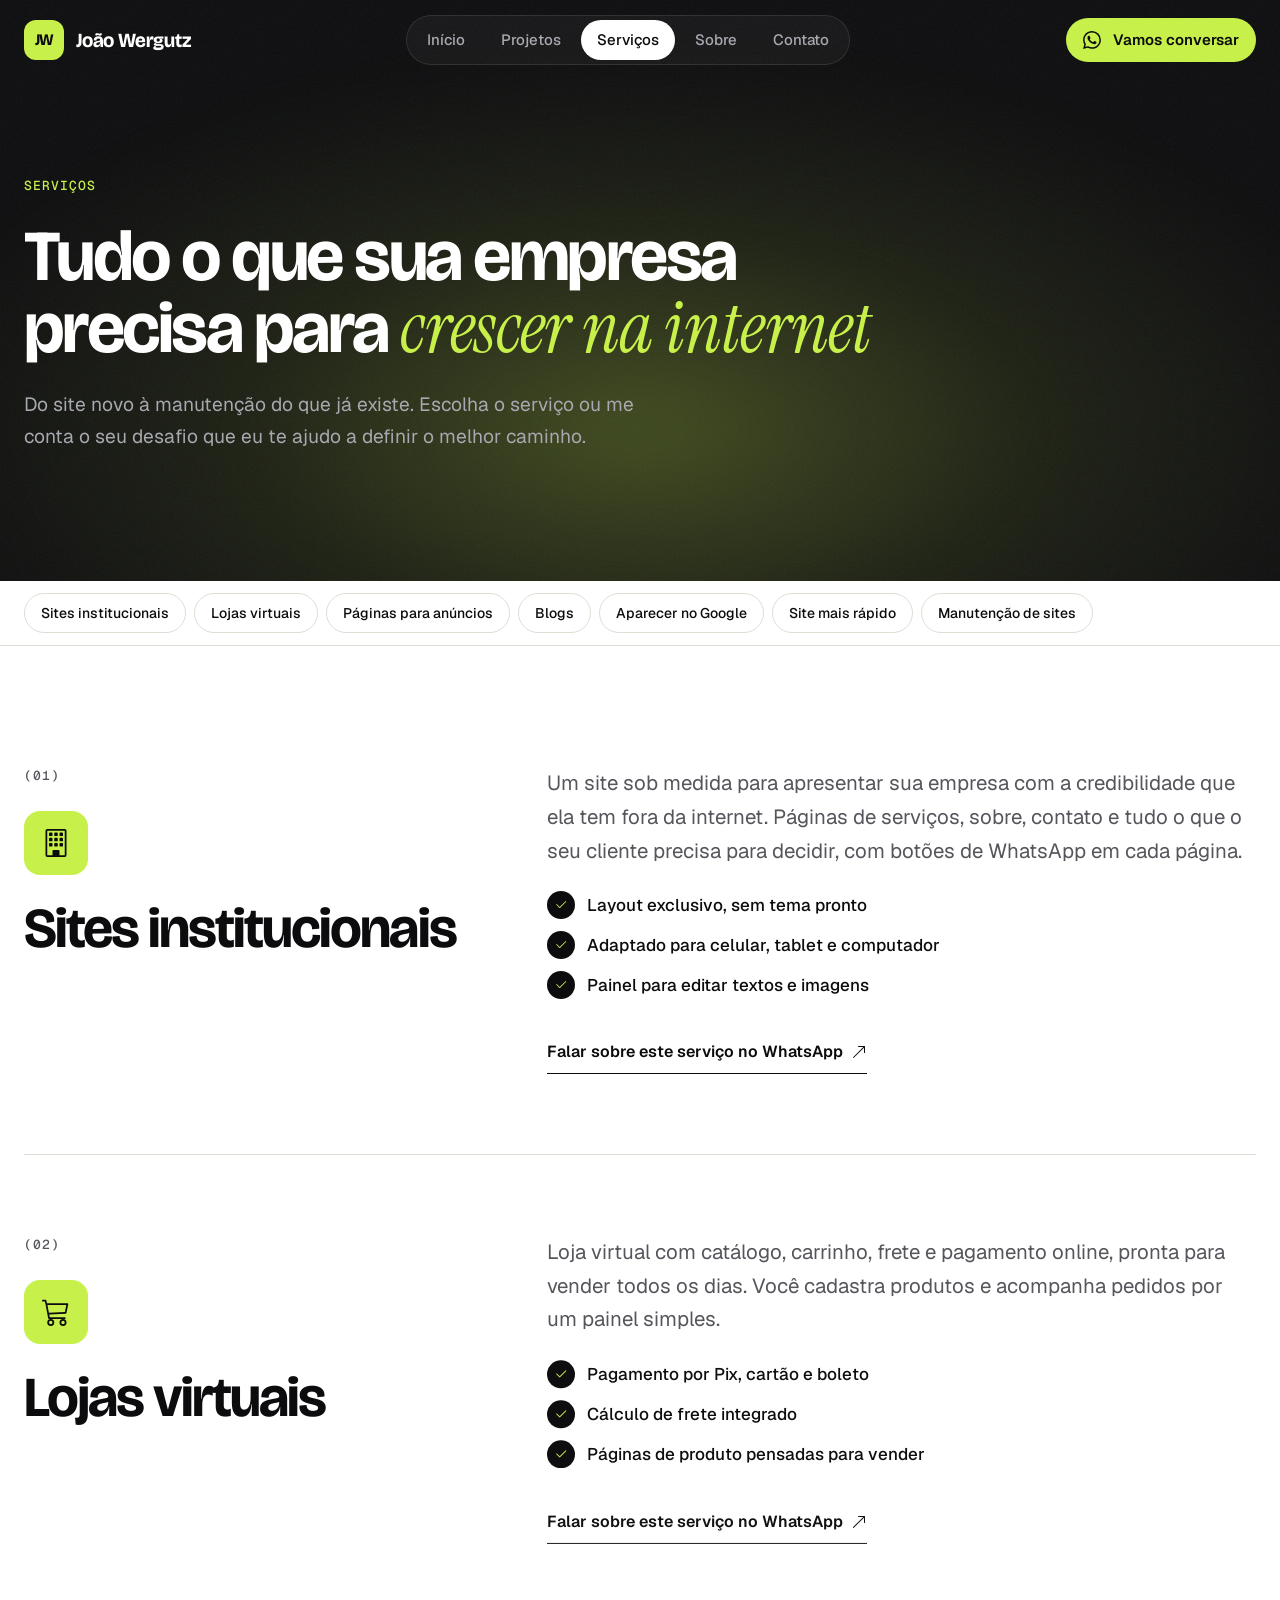
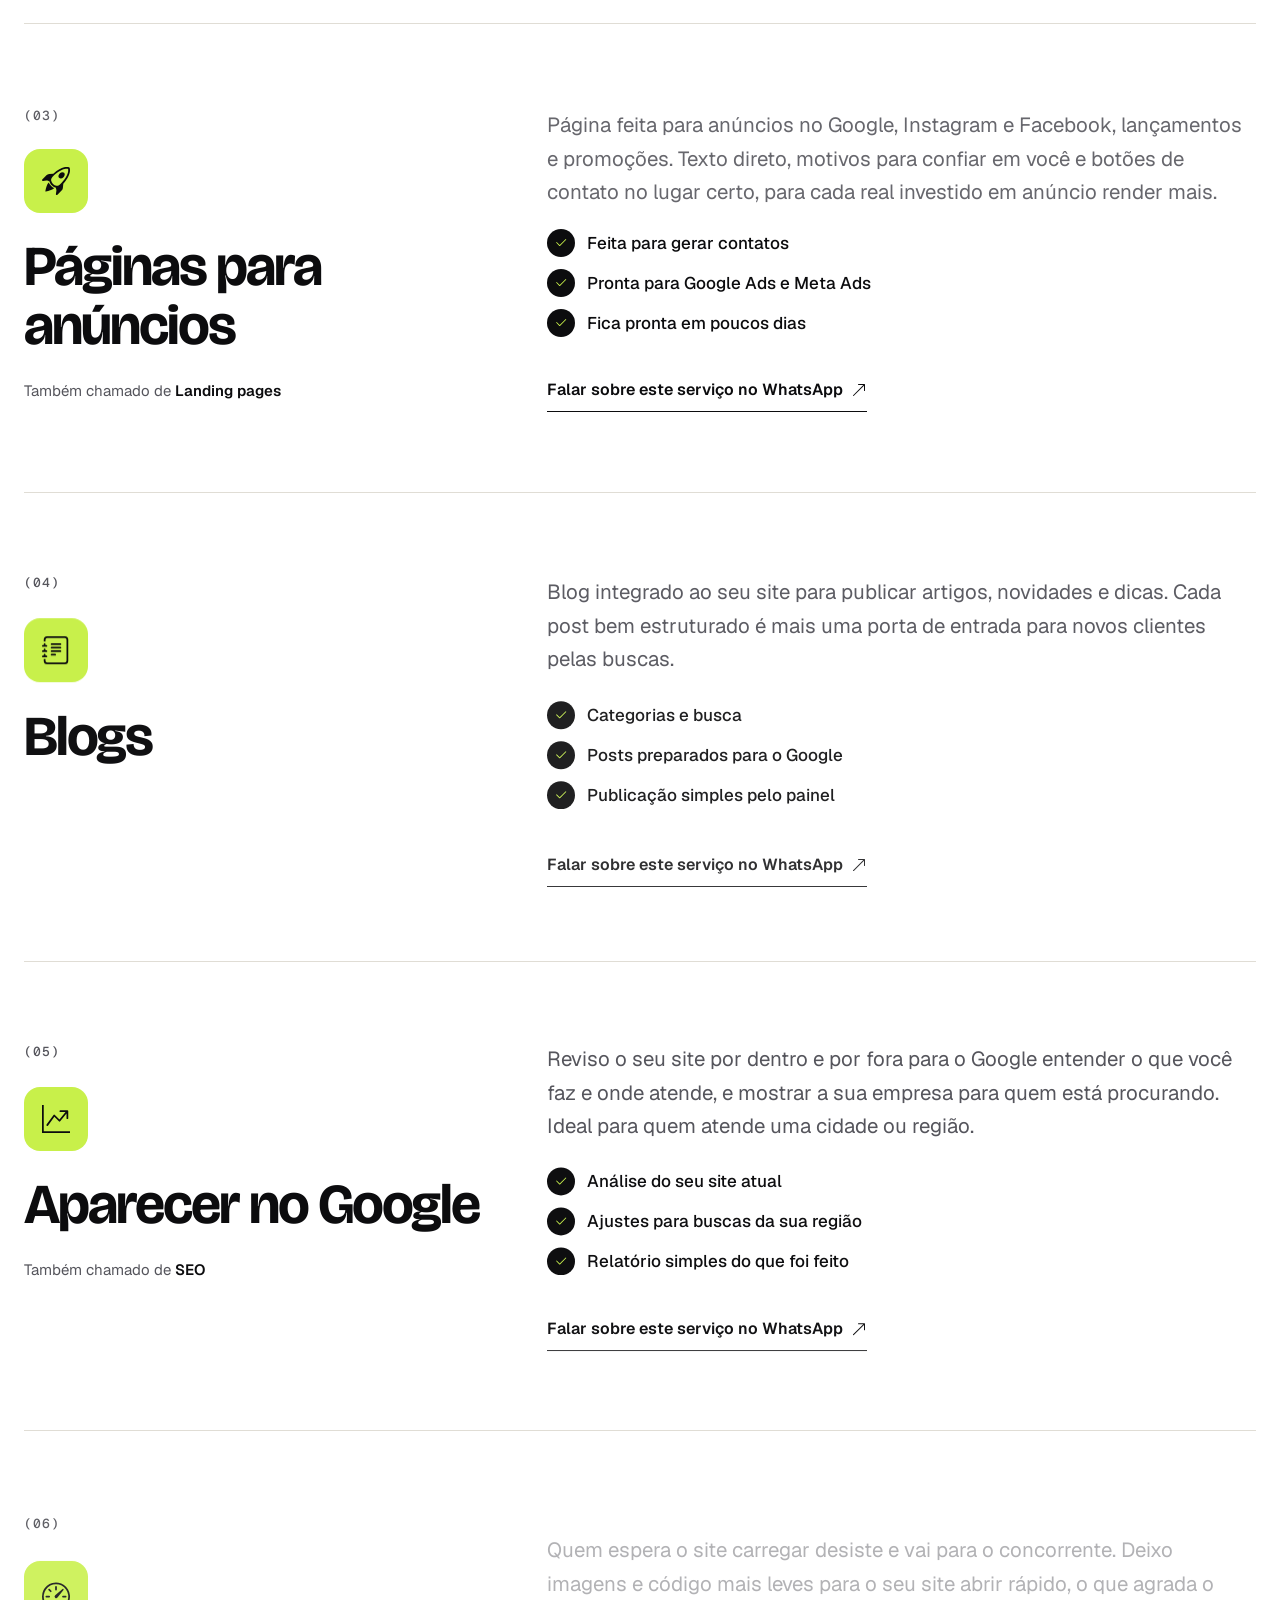
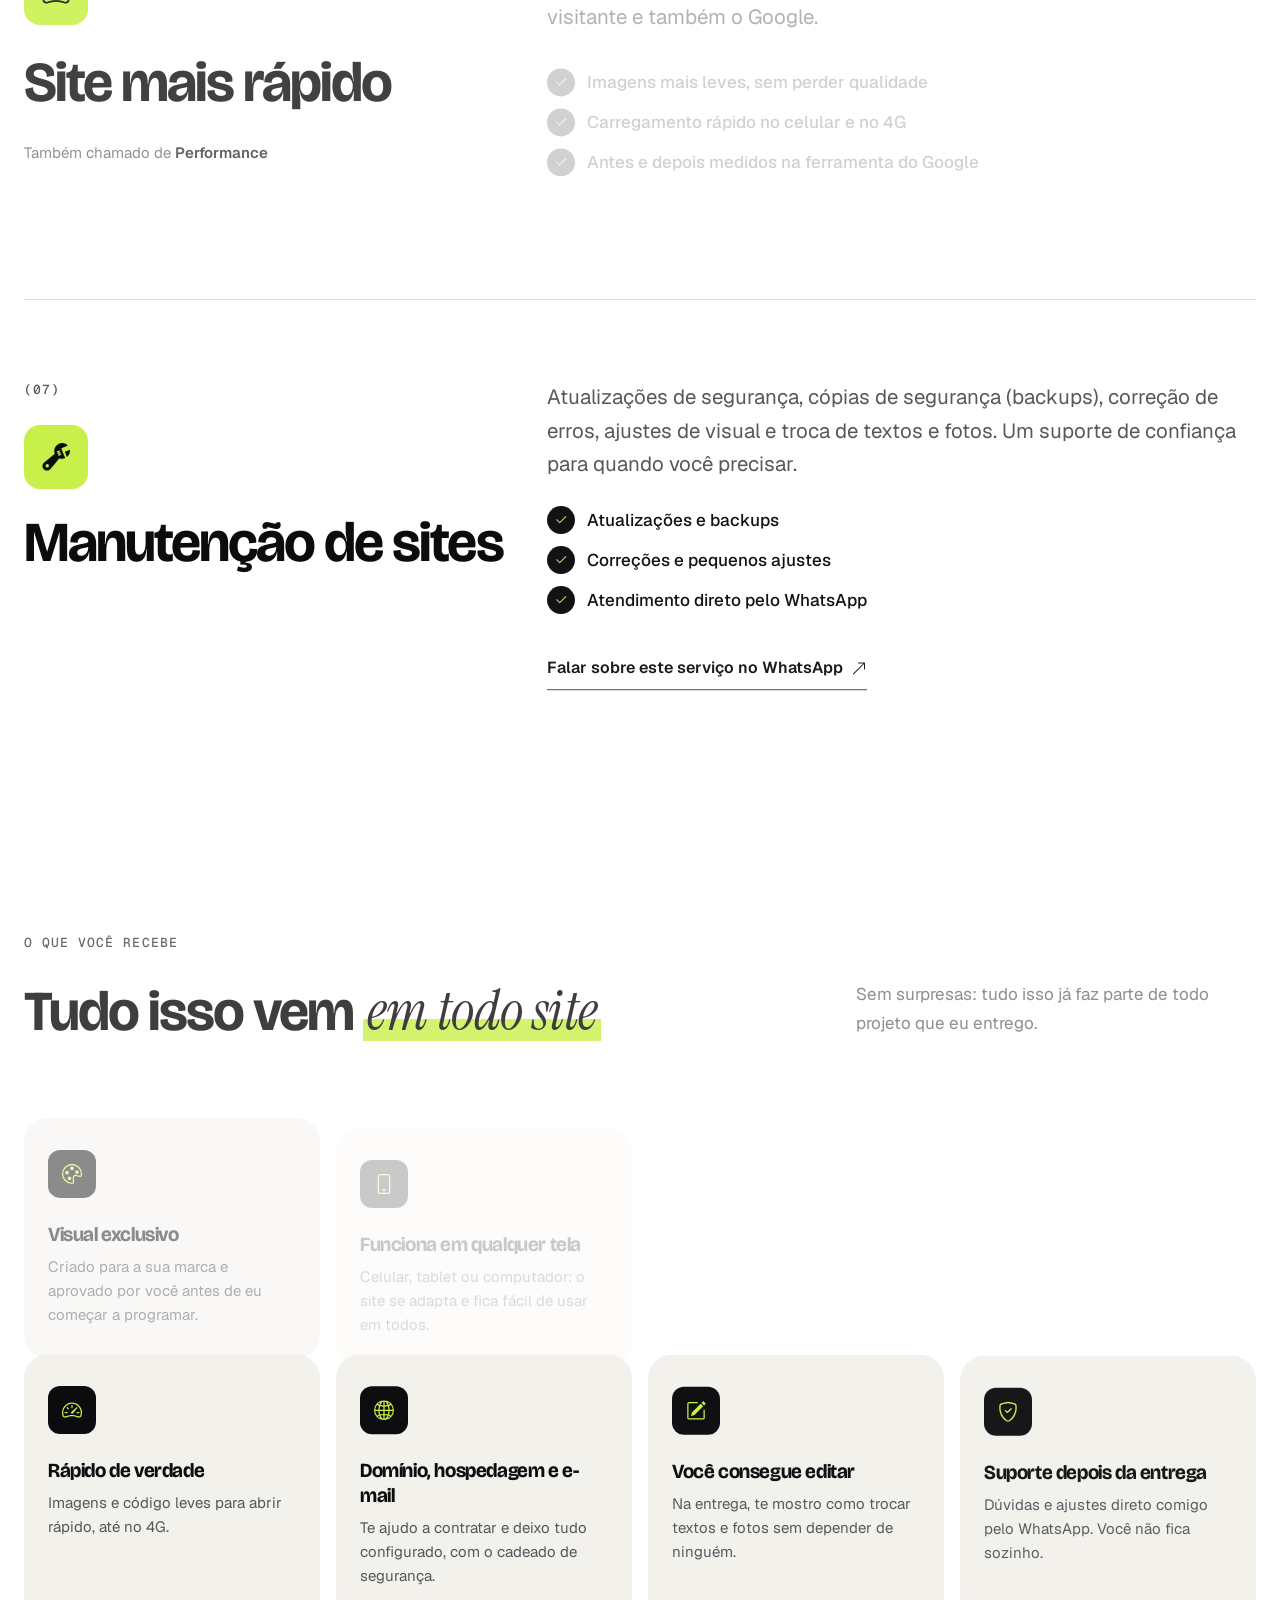
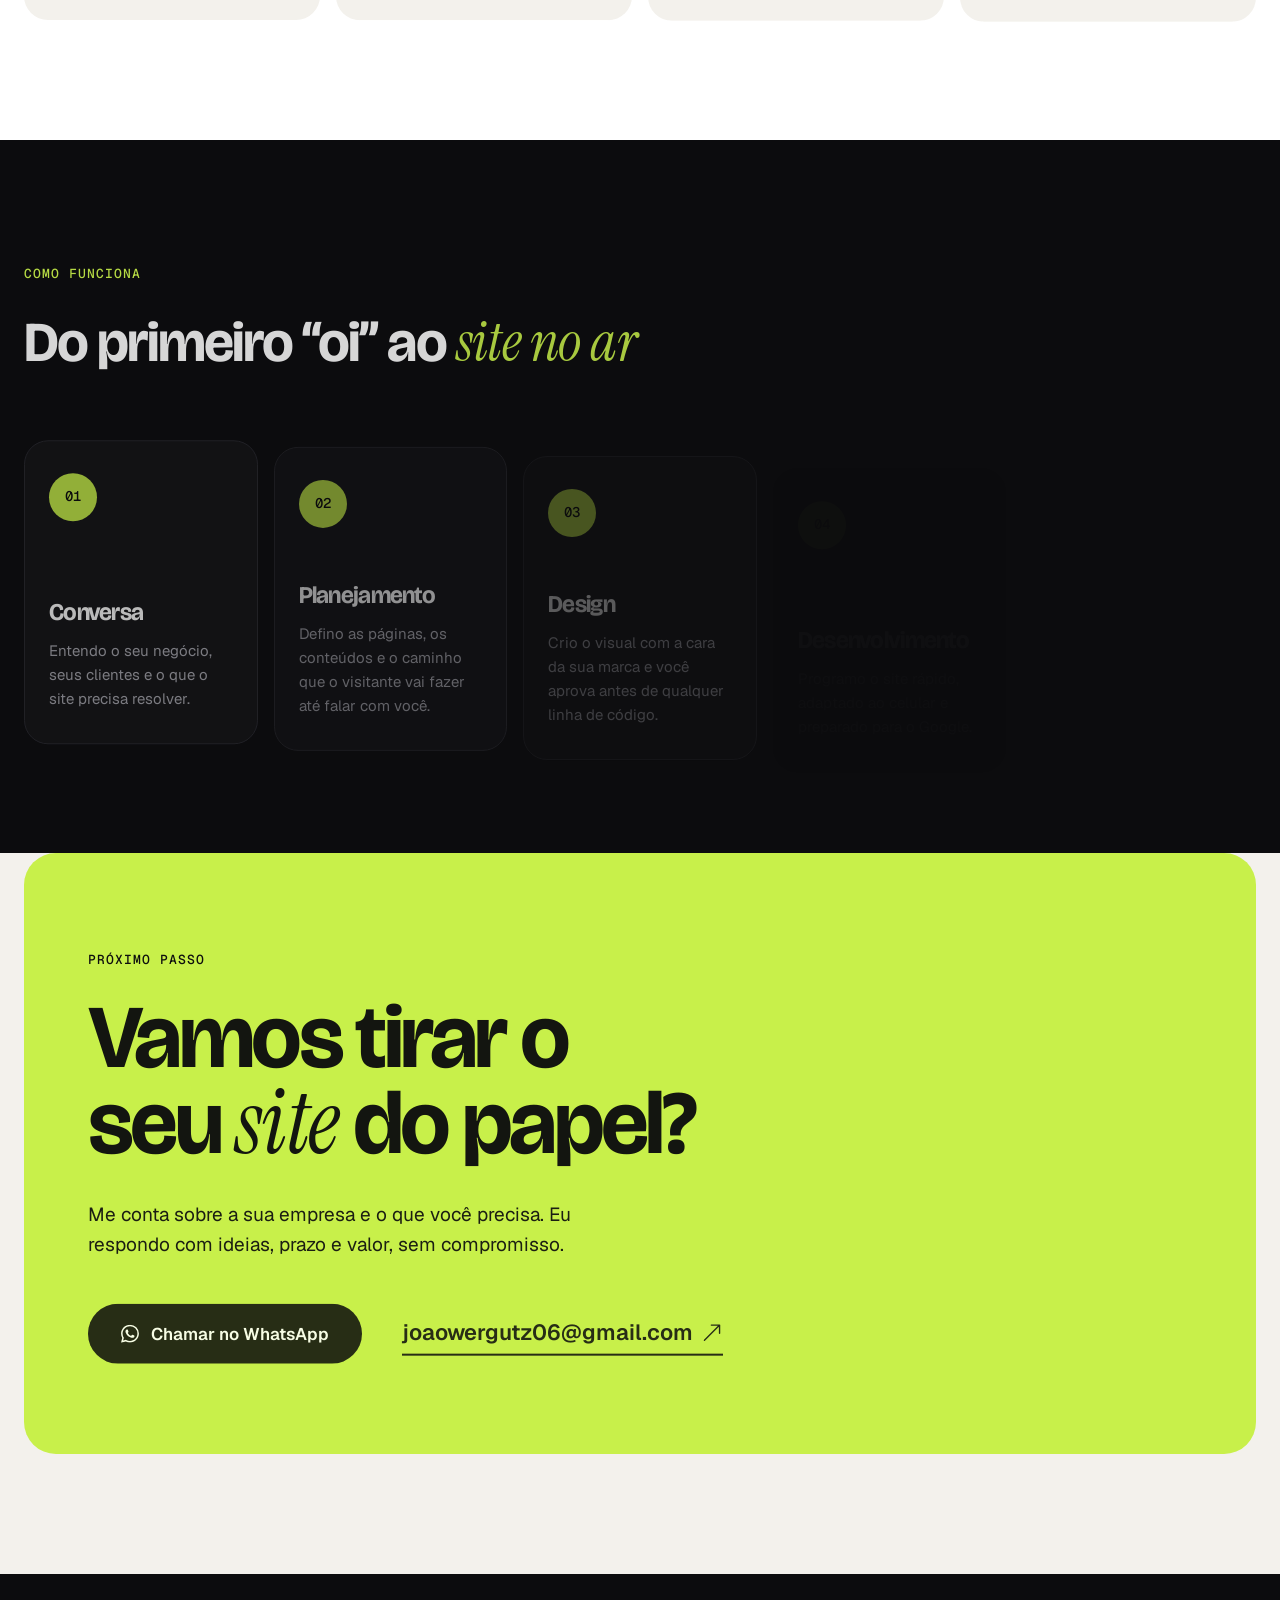
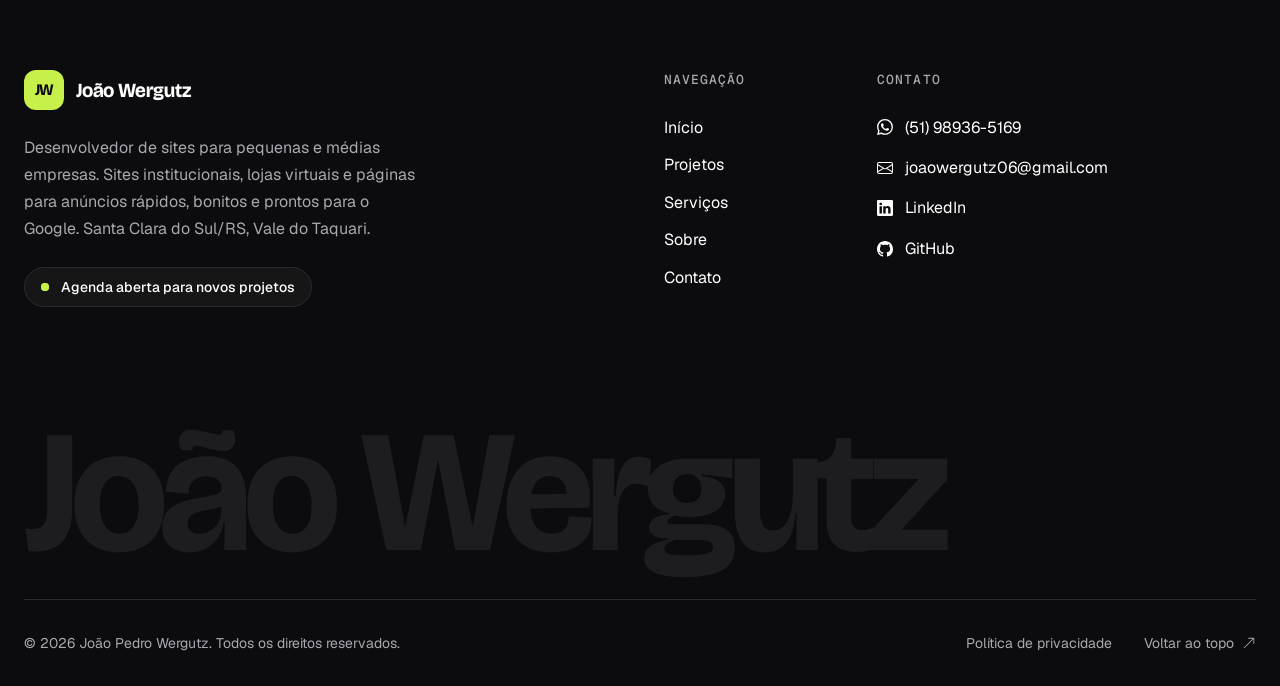
<file: servicos/index.html>
<!doctype html>
<html lang="pt-BR">

<head>
    <meta charset="UTF-8">
    <meta
        name="viewport"
        content="width=device-width, initial-scale=1"
    >
    <script>
        document.documentElement.classList.add('js');

        /* Elementos animados começam ocultos (sem piscar); se as animações não rodarem em 3s
           (GSAP fora do ar, erro no animations.js), tudo aparece */
        if (!window.matchMedia('(prefers-reduced-motion: reduce)').matches) {
            document.documentElement.classList.add('anime');
            setTimeout(function () {
                if (!window.siteAnime) {
                    document.documentElement.classList.remove('anime');
                }
            }, 3000);
        }
    </script>

    <title>Serviços: sites, lojas virtuais e SEO | João Wergutz</title>
<meta name='robots' content='max-image-preview:large' />
    <meta name="description" content="Criação de sites institucionais, lojas virtuais, landing pages e blogs, além de SEO, otimização de performance e manutenção de sites WordPress.">
    <meta name="author" content="João Pedro Wergutz">
    <meta name="theme-color" content="#0c0c0e">
    <meta property="og:locale" content="pt_BR">
    <meta property="og:type" content="website">
    <meta property="og:site_name" content="João Wergutz">
    <meta property="og:title" content="Serviços: sites, lojas virtuais e SEO | João Wergutz">
    <meta property="og:description" content="Criação de sites institucionais, lojas virtuais, landing pages e blogs, além de SEO, otimização de performance e manutenção de sites WordPress.">
    <meta property="og:url" content="https://joaowergutz.github.io/servicos/">
    <meta property="og:image" content="https://joaowergutz.github.io/wp-content/themes/joaowergutz/assets/img/og-joao-wergutz.jpg">
    <meta name="twitter:card" content="summary_large_image">
    <meta name="twitter:title" content="Serviços: sites, lojas virtuais e SEO | João Wergutz">
    <meta name="twitter:description" content="Criação de sites institucionais, lojas virtuais, landing pages e blogs, além de SEO, otimização de performance e manutenção de sites WordPress.">
    <meta name="twitter:image" content="https://joaowergutz.github.io/wp-content/themes/joaowergutz/assets/img/og-joao-wergutz.jpg">
        <link rel="icon" type="image/png" sizes="32x32" href="/wp-content/themes/joaowergutz/assets/img/favicon-32.png">
    <link rel="icon" type="image/png" sizes="192x192" href="/wp-content/themes/joaowergutz/assets/img/favicon-192.png">
    <link rel="apple-touch-icon" sizes="180x180" href="/wp-content/themes/joaowergutz/assets/img/apple-touch-icon.png">
    <link rel="preload" href="/wp-content/themes/joaowergutz/assets/fonts/bricolage-grotesque.woff2" as="font" type="font/woff2" crossorigin>
<link rel="preload" href="/wp-content/themes/joaowergutz/assets/fonts/instrument-serif-italic.woff2" as="font" type="font/woff2" crossorigin>
<link rel="preload" href="/wp-content/themes/joaowergutz/assets/fonts/geist.woff2" as="font" type="font/woff2" crossorigin>
<script type="application/ld+json">{"@context":"https://schema.org","@type":"ItemList","name":"Serviços","itemListElement":[{"@type":"ListItem","position":1,"item":{"@type":"Service","name":"Sites institucionais","description":"Um site sob medida para apresentar sua empresa com a credibilidade que ela tem fora da internet. Páginas de serviços, sobre, contato e tudo o que o seu cliente precisa para decidir, com botões de WhatsApp em cada página.","url":"/servicos/#sites-institucionais","areaServed":"BR","provider":{"@type":"Person","@id":"/#joao"}}},{"@type":"ListItem","position":2,"item":{"@type":"Service","name":"Lojas virtuais","description":"Loja virtual com catálogo, carrinho, frete e pagamento online, pronta para vender todos os dias. Você cadastra produtos e acompanha pedidos por um painel simples.","url":"/servicos/#lojas-virtuais","areaServed":"BR","provider":{"@type":"Person","@id":"/#joao"}}},{"@type":"ListItem","position":3,"item":{"@type":"Service","name":"Páginas para anúncios (Landing pages)","description":"Página feita para anúncios no Google, Instagram e Facebook, lançamentos e promoções. Texto direto, motivos para confiar em você e botões de contato no lugar certo, para cada real investido em anúncio render mais.","url":"/servicos/#landing-pages","areaServed":"BR","provider":{"@type":"Person","@id":"/#joao"}}},{"@type":"ListItem","position":4,"item":{"@type":"Service","name":"Blogs","description":"Blog integrado ao seu site para publicar artigos, novidades e dicas. Cada post bem estruturado é mais uma porta de entrada para novos clientes pelas buscas.","url":"/servicos/#blogs","areaServed":"BR","provider":{"@type":"Person","@id":"/#joao"}}},{"@type":"ListItem","position":5,"item":{"@type":"Service","name":"Aparecer no Google (SEO)","description":"Reviso o seu site por dentro e por fora para o Google entender o que você faz e onde atende, e mostrar a sua empresa para quem está procurando. Ideal para quem atende uma cidade ou região.","url":"/servicos/#seo","areaServed":"BR","provider":{"@type":"Person","@id":"/#joao"}}},{"@type":"ListItem","position":6,"item":{"@type":"Service","name":"Site mais rápido (Performance)","description":"Quem espera o site carregar desiste e vai para o concorrente. Deixo imagens e código mais leves para o seu site abrir rápido, o que agrada o visitante e também o Google.","url":"/servicos/#performance","areaServed":"BR","provider":{"@type":"Person","@id":"/#joao"}}},{"@type":"ListItem","position":7,"item":{"@type":"Service","name":"Manutenção de sites","description":"Atualizações de segurança, cópias de segurança (backups), correção de erros, ajustes de visual e troca de textos e fotos. Um suporte de confiança para quando você precisar.","url":"/servicos/#manutencao","areaServed":"BR","provider":{"@type":"Person","@id":"/#joao"}}}]}</script>
<script type="application/ld+json">{"@context":"https://schema.org","@type":"BreadcrumbList","itemListElement":[{"@type":"ListItem","position":1,"name":"Início","item":"/"},{"@type":"ListItem","position":2,"name":"Serviços","item":"/servicos/"}]}</script>

<link rel='stylesheet' id='site-main-css' href='/wp-content/themes/joaowergutz/assets/css/main.css?ver=1.3.1' media='all' />
<link rel="canonical" href="https://joaowergutz.github.io/servicos/" />
</head>

<body class="wp-singular page-template-default page page-id-7 wp-embed-responsive wp-theme-joaowergutz">


<a class="screen-reader-text" href="#conteudo">Pular para o conteúdo</a>

<header class="site-header">
    <div class="container">
        <div class="header-row">
            <a href="/" class="logo" aria-label="João Wergutz, página inicial">
                <span class="logo-marca" aria-hidden="true">JW</span>
                <span class="logo-nome">João Wergutz</span>
            </a>

            <nav class="nav-h d-none d-lg-block" aria-label="Menu principal">
                <ul>
                                            <li>
                            <a
                                href="/"
                                                            >Início</a>
                        </li>
                                            <li>
                            <a
                                href="/projetos/"
                                                            >Projetos</a>
                        </li>
                                            <li>
                            <a
                                href="/servicos/"
                                class="ativo" aria-current="page"                            >Serviços</a>
                        </li>
                                            <li>
                            <a
                                href="/sobre/"
                                                            >Sobre</a>
                        </li>
                                            <li>
                            <a
                                href="/contato/"
                                                            >Contato</a>
                        </li>
                                    </ul>
            </nav>

            <div class="acoes-h">
                <a
                    href="https://wa.me/5551989365169?text=Ol%C3%A1%2C%20Jo%C3%A3o%21%20Vi%20seu%20portf%C3%B3lio%20e%20quero%20conversar%20sobre%20um%20site."
                    target="_blank"
                    rel="noopener"
                    class="botao botao-destaque botao-p botao-h"
                >
                    <i class="bi bi-whatsapp" aria-hidden="true"><svg xmlns="http://www.w3.org/2000/svg" viewBox="0 0 16 16" fill="currentColor" focusable="false"><path d="M13.601 2.326A7.85 7.85 0 0 0 7.994 0C3.627 0 .068 3.558.064 7.926c0 1.399.366 2.76 1.057 3.965L0 16l4.204-1.102a7.9 7.9 0 0 0 3.79.965h.004c4.368 0 7.926-3.558 7.93-7.93A7.9 7.9 0 0 0 13.6 2.326zM7.994 14.521a6.6 6.6 0 0 1-3.356-.92l-.24-.144-2.494.654.666-2.433-.156-.251a6.56 6.56 0 0 1-1.007-3.505c0-3.626 2.957-6.584 6.591-6.584a6.56 6.56 0 0 1 4.66 1.931 6.56 6.56 0 0 1 1.928 4.66c-.004 3.639-2.961 6.592-6.592 6.592m3.615-4.934c-.197-.099-1.17-.578-1.353-.646-.182-.065-.315-.099-.445.099-.133.197-.513.646-.627.775-.114.133-.232.148-.43.05-.197-.1-.836-.308-1.592-.985-.59-.525-.985-1.175-1.103-1.372-.114-.198-.011-.304.088-.403.087-.088.197-.232.296-.346.1-.114.133-.198.198-.33.065-.134.034-.248-.015-.347-.05-.099-.445-1.076-.612-1.47-.16-.389-.323-.335-.445-.34-.114-.007-.247-.007-.38-.007a.73.73 0 0 0-.529.247c-.182.198-.691.677-.691 1.654s.71 1.916.81 2.049c.098.133 1.394 2.132 3.383 2.992.47.205.84.326 1.129.418.475.152.904.129 1.246.08.38-.058 1.171-.48 1.338-.943.164-.464.164-.86.114-.943-.049-.084-.182-.133-.38-.232"/></svg></i>                    <span>Vamos conversar</span>
                </a>

                <a
                    href="https://wa.me/5551989365169?text=Ol%C3%A1%2C%20Jo%C3%A3o%21%20Vi%20seu%20portf%C3%B3lio%20e%20quero%20conversar%20sobre%20um%20site."
                    target="_blank"
                    rel="noopener"
                    class="icone-h d-lg-none"
                    aria-label="Falar com João pelo WhatsApp"
                >
                    <i class="bi bi-whatsapp" aria-hidden="true"><svg xmlns="http://www.w3.org/2000/svg" viewBox="0 0 16 16" fill="currentColor" focusable="false"><path d="M13.601 2.326A7.85 7.85 0 0 0 7.994 0C3.627 0 .068 3.558.064 7.926c0 1.399.366 2.76 1.057 3.965L0 16l4.204-1.102a7.9 7.9 0 0 0 3.79.965h.004c4.368 0 7.926-3.558 7.93-7.93A7.9 7.9 0 0 0 13.6 2.326zM7.994 14.521a6.6 6.6 0 0 1-3.356-.92l-.24-.144-2.494.654.666-2.433-.156-.251a6.56 6.56 0 0 1-1.007-3.505c0-3.626 2.957-6.584 6.591-6.584a6.56 6.56 0 0 1 4.66 1.931 6.56 6.56 0 0 1 1.928 4.66c-.004 3.639-2.961 6.592-6.592 6.592m3.615-4.934c-.197-.099-1.17-.578-1.353-.646-.182-.065-.315-.099-.445.099-.133.197-.513.646-.627.775-.114.133-.232.148-.43.05-.197-.1-.836-.308-1.592-.985-.59-.525-.985-1.175-1.103-1.372-.114-.198-.011-.304.088-.403.087-.088.197-.232.296-.346.1-.114.133-.198.198-.33.065-.134.034-.248-.015-.347-.05-.099-.445-1.076-.612-1.47-.16-.389-.323-.335-.445-.34-.114-.007-.247-.007-.38-.007a.73.73 0 0 0-.529.247c-.182.198-.691.677-.691 1.654s.71 1.916.81 2.049c.098.133 1.394 2.132 3.383 2.992.47.205.84.326 1.129.418.475.152.904.129 1.246.08.38-.058 1.171-.48 1.338-.943.164-.464.164-.86.114-.943-.049-.084-.182-.133-.38-.232"/></svg></i>                </a>

                <button
                    class="menu-toggle d-lg-none"
                    type="button"
                    aria-controls="menu-mobile"
                    aria-expanded="false"
                    aria-label="Abrir menu"
                >
                    <span></span>
                    <span></span>
                </button>
            </div>
        </div>
    </div>
</header>

<div class="menu-mobile" id="menu-mobile" data-lenis-prevent hidden>
    <nav aria-label="Menu mobile">
        <ul>
                            <li>
                    <a
                        href="/"
                                            >
                        <span class="rotulo">01</span>
                        Início                    </a>
                </li>
                            <li>
                    <a
                        href="/projetos/"
                                            >
                        <span class="rotulo">02</span>
                        Projetos                    </a>
                </li>
                            <li>
                    <a
                        href="/servicos/"
                        aria-current="page"                    >
                        <span class="rotulo">03</span>
                        Serviços                    </a>
                </li>
                            <li>
                    <a
                        href="/sobre/"
                                            >
                        <span class="rotulo">04</span>
                        Sobre                    </a>
                </li>
                            <li>
                    <a
                        href="/contato/"
                                            >
                        <span class="rotulo">05</span>
                        Contato                    </a>
                </li>
                    </ul>
    </nav>

    <div class="menu-mobile-rodape">
        <a
            href="https://wa.me/5551989365169?text=Ol%C3%A1%2C%20Jo%C3%A3o%21%20Vi%20seu%20portf%C3%B3lio%20e%20quero%20conversar%20sobre%20um%20site."
            target="_blank"
            rel="noopener"
            class="botao botao-destaque"
        >
            <i class="bi bi-whatsapp" aria-hidden="true"><svg xmlns="http://www.w3.org/2000/svg" viewBox="0 0 16 16" fill="currentColor" focusable="false"><path d="M13.601 2.326A7.85 7.85 0 0 0 7.994 0C3.627 0 .068 3.558.064 7.926c0 1.399.366 2.76 1.057 3.965L0 16l4.204-1.102a7.9 7.9 0 0 0 3.79.965h.004c4.368 0 7.926-3.558 7.93-7.93A7.9 7.9 0 0 0 13.6 2.326zM7.994 14.521a6.6 6.6 0 0 1-3.356-.92l-.24-.144-2.494.654.666-2.433-.156-.251a6.56 6.56 0 0 1-1.007-3.505c0-3.626 2.957-6.584 6.591-6.584a6.56 6.56 0 0 1 4.66 1.931 6.56 6.56 0 0 1 1.928 4.66c-.004 3.639-2.961 6.592-6.592 6.592m3.615-4.934c-.197-.099-1.17-.578-1.353-.646-.182-.065-.315-.099-.445.099-.133.197-.513.646-.627.775-.114.133-.232.148-.43.05-.197-.1-.836-.308-1.592-.985-.59-.525-.985-1.175-1.103-1.372-.114-.198-.011-.304.088-.403.087-.088.197-.232.296-.346.1-.114.133-.198.198-.33.065-.134.034-.248-.015-.347-.05-.099-.445-1.076-.612-1.47-.16-.389-.323-.335-.445-.34-.114-.007-.247-.007-.38-.007a.73.73 0 0 0-.529.247c-.182.198-.691.677-.691 1.654s.71 1.916.81 2.049c.098.133 1.394 2.132 3.383 2.992.47.205.84.326 1.129.418.475.152.904.129 1.246.08.38-.058 1.171-.48 1.338-.943.164-.464.164-.86.114-.943-.049-.084-.182-.133-.38-.232"/></svg></i>            <span>Falar no WhatsApp</span>
        </a>
        <a href="mailto:joaowergutz06@gmail.com" class="menu-mobile-email">
            joaowergutz06@gmail.com        </a>
    </div>
</div>

<main id="conteudo" tabindex="-1">
<section class="page-hero">
    <div class="page-hero-brilho" aria-hidden="true"></div>
    <div class="container">
                    <p class="rotulo" data-anime>Serviços</p>
        
        <h1 class="page-hero-titulo" data-anime>Tudo o que sua empresa precisa para <em>crescer na internet</em></h1>

                    <p class="page-hero-texto" data-anime>Do site novo à manutenção do que já existe. Escolha o serviço ou me conta o seu desafio que eu te ajudo a definir o melhor caminho.</p>
            </div>
</section>

<nav class="servicos-atalhos" aria-label="Serviços nesta página">
    <div class="container">
        <ul>
                            <li><a href="#sites-institucionais">Sites institucionais</a></li>
                            <li><a href="#lojas-virtuais">Lojas virtuais</a></li>
                            <li><a href="#landing-pages">Páginas para anúncios</a></li>
                            <li><a href="#blogs">Blogs</a></li>
                            <li><a href="#seo">Aparecer no Google</a></li>
                            <li><a href="#performance">Site mais rápido</a></li>
                            <li><a href="#manutencao">Manutenção de sites</a></li>
                    </ul>
    </div>
</nav>

<section class="secao servicos-pagina">
    <div class="container">
                    <article class="servico-bloco" id="sites-institucionais" aria-labelledby="titulo-sites-institucionais">
                <div class="row g-4">
                    <div class="col-lg-5">
                        <p class="rotulo rotulo-escuro" data-anime>(01)</p>
                        <div class="servico-icone" data-anime><i class="bi bi-building" aria-hidden="true"><svg xmlns="http://www.w3.org/2000/svg" viewBox="0 0 16 16" fill="currentColor" focusable="false"><path d="M4 2.5a.5.5 0 0 1 .5-.5h1a.5.5 0 0 1 .5.5v1a.5.5 0 0 1-.5.5h-1a.5.5 0 0 1-.5-.5zm3 0a.5.5 0 0 1 .5-.5h1a.5.5 0 0 1 .5.5v1a.5.5 0 0 1-.5.5h-1a.5.5 0 0 1-.5-.5zm3.5-.5a.5.5 0 0 0-.5.5v1a.5.5 0 0 0 .5.5h1a.5.5 0 0 0 .5-.5v-1a.5.5 0 0 0-.5-.5zM4 5.5a.5.5 0 0 1 .5-.5h1a.5.5 0 0 1 .5.5v1a.5.5 0 0 1-.5.5h-1a.5.5 0 0 1-.5-.5zM7.5 5a.5.5 0 0 0-.5.5v1a.5.5 0 0 0 .5.5h1a.5.5 0 0 0 .5-.5v-1a.5.5 0 0 0-.5-.5zm2.5.5a.5.5 0 0 1 .5-.5h1a.5.5 0 0 1 .5.5v1a.5.5 0 0 1-.5.5h-1a.5.5 0 0 1-.5-.5zM4.5 8a.5.5 0 0 0-.5.5v1a.5.5 0 0 0 .5.5h1a.5.5 0 0 0 .5-.5v-1a.5.5 0 0 0-.5-.5zm2.5.5a.5.5 0 0 1 .5-.5h1a.5.5 0 0 1 .5.5v1a.5.5 0 0 1-.5.5h-1a.5.5 0 0 1-.5-.5zm3.5-.5a.5.5 0 0 0-.5.5v1a.5.5 0 0 0 .5.5h1a.5.5 0 0 0 .5-.5v-1a.5.5 0 0 0-.5-.5z"/><path d="M2 1a1 1 0 0 1 1-1h10a1 1 0 0 1 1 1v14a1 1 0 0 1-1 1H3a1 1 0 0 1-1-1zm11 0H3v14h3v-2.5a.5.5 0 0 1 .5-.5h3a.5.5 0 0 1 .5.5V15h3z"/></svg></i></div>
                        <h2 class="titulo" id="titulo-sites-institucionais" data-anime>Sites institucionais</h2>

                                            </div>

                    <div class="col-lg-7">
                        <p class="texto texto-g" data-anime>Um site sob medida para apresentar sua empresa com a credibilidade que ela tem fora da internet. Páginas de serviços, sobre, contato e tudo o que o seu cliente precisa para decidir, com botões de WhatsApp em cada página.</p>

                        <ul class="lista-check" data-anime>
                                                            <li><i class="bi bi-check2" aria-hidden="true"><svg xmlns="http://www.w3.org/2000/svg" viewBox="0 0 16 16" fill="currentColor" focusable="false"><path d="M13.854 3.646a.5.5 0 0 1 0 .708l-7 7a.5.5 0 0 1-.708 0l-3.5-3.5a.5.5 0 1 1 .708-.708L6.5 10.293l6.646-6.647a.5.5 0 0 1 .708 0"/></svg></i> Layout exclusivo, sem tema pronto</li>
                                                            <li><i class="bi bi-check2" aria-hidden="true"><svg xmlns="http://www.w3.org/2000/svg" viewBox="0 0 16 16" fill="currentColor" focusable="false"><path d="M13.854 3.646a.5.5 0 0 1 0 .708l-7 7a.5.5 0 0 1-.708 0l-3.5-3.5a.5.5 0 1 1 .708-.708L6.5 10.293l6.646-6.647a.5.5 0 0 1 .708 0"/></svg></i> Adaptado para celular, tablet e computador</li>
                                                            <li><i class="bi bi-check2" aria-hidden="true"><svg xmlns="http://www.w3.org/2000/svg" viewBox="0 0 16 16" fill="currentColor" focusable="false"><path d="M13.854 3.646a.5.5 0 0 1 0 .708l-7 7a.5.5 0 0 1-.708 0l-3.5-3.5a.5.5 0 1 1 .708-.708L6.5 10.293l6.646-6.647a.5.5 0 0 1 .708 0"/></svg></i> Painel para editar textos e imagens</li>
                                                    </ul>

                        <a
                            href="https://wa.me/5551989365169?text=Ol%C3%A1%2C%20Jo%C3%A3o%21%20Quero%20saber%20mais%20sobre%20o%20servi%C3%A7o%20%22Sites%20institucionais%22."
                            target="_blank"
                            rel="noopener"
                            class="link-seta"
                            data-anime
                        >
                            Falar sobre este serviço no WhatsApp <i class="bi bi-arrow-up-right" aria-hidden="true"><svg xmlns="http://www.w3.org/2000/svg" viewBox="0 0 16 16" fill="currentColor" focusable="false"><path fill-rule="evenodd" d="M14 2.5a.5.5 0 0 0-.5-.5h-6a.5.5 0 0 0 0 1h4.793L2.146 13.146a.5.5 0 0 0 .708.708L13 3.707V8.5a.5.5 0 0 0 1 0z"/></svg></i>                            <span class="screen-reader-text">(Sites institucionais)</span>
                        </a>
                    </div>
                </div>
            </article>
                    <article class="servico-bloco" id="lojas-virtuais" aria-labelledby="titulo-lojas-virtuais">
                <div class="row g-4">
                    <div class="col-lg-5">
                        <p class="rotulo rotulo-escuro" data-anime>(02)</p>
                        <div class="servico-icone" data-anime><i class="bi bi-cart3" aria-hidden="true"><svg xmlns="http://www.w3.org/2000/svg" viewBox="0 0 16 16" fill="currentColor" focusable="false"><path d="M0 1.5A.5.5 0 0 1 .5 1H2a.5.5 0 0 1 .485.379L2.89 3H14.5a.5.5 0 0 1 .49.598l-1 5a.5.5 0 0 1-.465.401l-9.397.472L4.415 11H13a.5.5 0 0 1 0 1H4a.5.5 0 0 1-.491-.408L2.01 3.607 1.61 2H.5a.5.5 0 0 1-.5-.5M3.102 4l.84 4.479 9.144-.459L13.89 4zM5 12a2 2 0 1 0 0 4 2 2 0 0 0 0-4m7 0a2 2 0 1 0 0 4 2 2 0 0 0 0-4m-7 1a1 1 0 1 1 0 2 1 1 0 0 1 0-2m7 0a1 1 0 1 1 0 2 1 1 0 0 1 0-2"/></svg></i></div>
                        <h2 class="titulo" id="titulo-lojas-virtuais" data-anime>Lojas virtuais</h2>

                                            </div>

                    <div class="col-lg-7">
                        <p class="texto texto-g" data-anime>Loja virtual com catálogo, carrinho, frete e pagamento online, pronta para vender todos os dias. Você cadastra produtos e acompanha pedidos por um painel simples.</p>

                        <ul class="lista-check" data-anime>
                                                            <li><i class="bi bi-check2" aria-hidden="true"><svg xmlns="http://www.w3.org/2000/svg" viewBox="0 0 16 16" fill="currentColor" focusable="false"><path d="M13.854 3.646a.5.5 0 0 1 0 .708l-7 7a.5.5 0 0 1-.708 0l-3.5-3.5a.5.5 0 1 1 .708-.708L6.5 10.293l6.646-6.647a.5.5 0 0 1 .708 0"/></svg></i> Pagamento por Pix, cartão e boleto</li>
                                                            <li><i class="bi bi-check2" aria-hidden="true"><svg xmlns="http://www.w3.org/2000/svg" viewBox="0 0 16 16" fill="currentColor" focusable="false"><path d="M13.854 3.646a.5.5 0 0 1 0 .708l-7 7a.5.5 0 0 1-.708 0l-3.5-3.5a.5.5 0 1 1 .708-.708L6.5 10.293l6.646-6.647a.5.5 0 0 1 .708 0"/></svg></i> Cálculo de frete integrado</li>
                                                            <li><i class="bi bi-check2" aria-hidden="true"><svg xmlns="http://www.w3.org/2000/svg" viewBox="0 0 16 16" fill="currentColor" focusable="false"><path d="M13.854 3.646a.5.5 0 0 1 0 .708l-7 7a.5.5 0 0 1-.708 0l-3.5-3.5a.5.5 0 1 1 .708-.708L6.5 10.293l6.646-6.647a.5.5 0 0 1 .708 0"/></svg></i> Páginas de produto pensadas para vender</li>
                                                    </ul>

                        <a
                            href="https://wa.me/5551989365169?text=Ol%C3%A1%2C%20Jo%C3%A3o%21%20Quero%20saber%20mais%20sobre%20o%20servi%C3%A7o%20%22Lojas%20virtuais%22."
                            target="_blank"
                            rel="noopener"
                            class="link-seta"
                            data-anime
                        >
                            Falar sobre este serviço no WhatsApp <i class="bi bi-arrow-up-right" aria-hidden="true"><svg xmlns="http://www.w3.org/2000/svg" viewBox="0 0 16 16" fill="currentColor" focusable="false"><path fill-rule="evenodd" d="M14 2.5a.5.5 0 0 0-.5-.5h-6a.5.5 0 0 0 0 1h4.793L2.146 13.146a.5.5 0 0 0 .708.708L13 3.707V8.5a.5.5 0 0 0 1 0z"/></svg></i>                            <span class="screen-reader-text">(Lojas virtuais)</span>
                        </a>
                    </div>
                </div>
            </article>
                    <article class="servico-bloco" id="landing-pages" aria-labelledby="titulo-landing-pages">
                <div class="row g-4">
                    <div class="col-lg-5">
                        <p class="rotulo rotulo-escuro" data-anime>(03)</p>
                        <div class="servico-icone" data-anime><i class="bi bi-rocket-takeoff" aria-hidden="true"><svg xmlns="http://www.w3.org/2000/svg" viewBox="0 0 16 16" fill="currentColor" focusable="false"><path d="M9.752 6.193c.599.6 1.73.437 2.528-.362s.96-1.932.362-2.531c-.599-.6-1.73-.438-2.528.361-.798.8-.96 1.933-.362 2.532"/><path d="M15.811 3.312c-.363 1.534-1.334 3.626-3.64 6.218l-.24 2.408a2.56 2.56 0 0 1-.732 1.526L8.817 15.85a.51.51 0 0 1-.867-.434l.27-1.899c.04-.28-.013-.593-.131-.956a9 9 0 0 0-.249-.657l-.082-.202c-.815-.197-1.578-.662-2.191-1.277-.614-.615-1.079-1.379-1.275-2.195l-.203-.083a10 10 0 0 0-.655-.248c-.363-.119-.675-.172-.955-.132l-1.896.27A.51.51 0 0 1 .15 7.17l2.382-2.386c.41-.41.947-.67 1.524-.734h.006l2.4-.238C9.005 1.55 11.087.582 12.623.208c.89-.217 1.59-.232 2.08-.188.244.023.435.06.57.093q.1.026.16.045c.184.06.279.13.351.295l.029.073a3.5 3.5 0 0 1 .157.721c.055.485.051 1.178-.159 2.065m-4.828 7.475.04-.04-.107 1.081a1.54 1.54 0 0 1-.44.913l-1.298 1.3.054-.38c.072-.506-.034-.993-.172-1.418a9 9 0 0 0-.164-.45c.738-.065 1.462-.38 2.087-1.006M5.205 5c-.625.626-.94 1.351-1.004 2.09a9 9 0 0 0-.45-.164c-.424-.138-.91-.244-1.416-.172l-.38.054 1.3-1.3c.245-.246.566-.401.91-.44l1.08-.107zm9.406-3.961c-.38-.034-.967-.027-1.746.163-1.558.38-3.917 1.496-6.937 4.521-.62.62-.799 1.34-.687 2.051.107.676.483 1.362 1.048 1.928.564.565 1.25.941 1.924 1.049.71.112 1.429-.067 2.048-.688 3.079-3.083 4.192-5.444 4.556-6.987.183-.771.18-1.345.138-1.713a3 3 0 0 0-.045-.283 3 3 0 0 0-.3-.041Z"/><path d="M7.009 12.139a7.6 7.6 0 0 1-1.804-1.352A7.6 7.6 0 0 1 3.794 8.86c-1.102.992-1.965 5.054-1.839 5.18.125.126 3.936-.896 5.054-1.902Z"/></svg></i></div>
                        <h2 class="titulo" id="titulo-landing-pages" data-anime>Páginas para anúncios</h2>

                                                    <p class="servico-termo" data-anime>Também chamado de <strong>Landing pages</strong></p>
                                            </div>

                    <div class="col-lg-7">
                        <p class="texto texto-g" data-anime>Página feita para anúncios no Google, Instagram e Facebook, lançamentos e promoções. Texto direto, motivos para confiar em você e botões de contato no lugar certo, para cada real investido em anúncio render mais.</p>

                        <ul class="lista-check" data-anime>
                                                            <li><i class="bi bi-check2" aria-hidden="true"><svg xmlns="http://www.w3.org/2000/svg" viewBox="0 0 16 16" fill="currentColor" focusable="false"><path d="M13.854 3.646a.5.5 0 0 1 0 .708l-7 7a.5.5 0 0 1-.708 0l-3.5-3.5a.5.5 0 1 1 .708-.708L6.5 10.293l6.646-6.647a.5.5 0 0 1 .708 0"/></svg></i> Feita para gerar contatos</li>
                                                            <li><i class="bi bi-check2" aria-hidden="true"><svg xmlns="http://www.w3.org/2000/svg" viewBox="0 0 16 16" fill="currentColor" focusable="false"><path d="M13.854 3.646a.5.5 0 0 1 0 .708l-7 7a.5.5 0 0 1-.708 0l-3.5-3.5a.5.5 0 1 1 .708-.708L6.5 10.293l6.646-6.647a.5.5 0 0 1 .708 0"/></svg></i> Pronta para Google Ads e Meta Ads</li>
                                                            <li><i class="bi bi-check2" aria-hidden="true"><svg xmlns="http://www.w3.org/2000/svg" viewBox="0 0 16 16" fill="currentColor" focusable="false"><path d="M13.854 3.646a.5.5 0 0 1 0 .708l-7 7a.5.5 0 0 1-.708 0l-3.5-3.5a.5.5 0 1 1 .708-.708L6.5 10.293l6.646-6.647a.5.5 0 0 1 .708 0"/></svg></i> Fica pronta em poucos dias</li>
                                                    </ul>

                        <a
                            href="https://wa.me/5551989365169?text=Ol%C3%A1%2C%20Jo%C3%A3o%21%20Quero%20saber%20mais%20sobre%20o%20servi%C3%A7o%20%22P%C3%A1ginas%20para%20an%C3%BAncios%22."
                            target="_blank"
                            rel="noopener"
                            class="link-seta"
                            data-anime
                        >
                            Falar sobre este serviço no WhatsApp <i class="bi bi-arrow-up-right" aria-hidden="true"><svg xmlns="http://www.w3.org/2000/svg" viewBox="0 0 16 16" fill="currentColor" focusable="false"><path fill-rule="evenodd" d="M14 2.5a.5.5 0 0 0-.5-.5h-6a.5.5 0 0 0 0 1h4.793L2.146 13.146a.5.5 0 0 0 .708.708L13 3.707V8.5a.5.5 0 0 0 1 0z"/></svg></i>                            <span class="screen-reader-text">(Páginas para anúncios)</span>
                        </a>
                    </div>
                </div>
            </article>
                    <article class="servico-bloco" id="blogs" aria-labelledby="titulo-blogs">
                <div class="row g-4">
                    <div class="col-lg-5">
                        <p class="rotulo rotulo-escuro" data-anime>(04)</p>
                        <div class="servico-icone" data-anime><i class="bi bi-journal-text" aria-hidden="true"><svg xmlns="http://www.w3.org/2000/svg" viewBox="0 0 16 16" fill="currentColor" focusable="false"><path d="M5 10.5a.5.5 0 0 1 .5-.5h2a.5.5 0 0 1 0 1h-2a.5.5 0 0 1-.5-.5m0-2a.5.5 0 0 1 .5-.5h5a.5.5 0 0 1 0 1h-5a.5.5 0 0 1-.5-.5m0-2a.5.5 0 0 1 .5-.5h5a.5.5 0 0 1 0 1h-5a.5.5 0 0 1-.5-.5m0-2a.5.5 0 0 1 .5-.5h5a.5.5 0 0 1 0 1h-5a.5.5 0 0 1-.5-.5"/><path d="M3 0h10a2 2 0 0 1 2 2v12a2 2 0 0 1-2 2H3a2 2 0 0 1-2-2v-1h1v1a1 1 0 0 0 1 1h10a1 1 0 0 0 1-1V2a1 1 0 0 0-1-1H3a1 1 0 0 0-1 1v1H1V2a2 2 0 0 1 2-2"/><path d="M1 5v-.5a.5.5 0 0 1 1 0V5h.5a.5.5 0 0 1 0 1h-2a.5.5 0 0 1 0-1zm0 3v-.5a.5.5 0 0 1 1 0V8h.5a.5.5 0 0 1 0 1h-2a.5.5 0 0 1 0-1zm0 3v-.5a.5.5 0 0 1 1 0v.5h.5a.5.5 0 0 1 0 1h-2a.5.5 0 0 1 0-1z"/></svg></i></div>
                        <h2 class="titulo" id="titulo-blogs" data-anime>Blogs</h2>

                                            </div>

                    <div class="col-lg-7">
                        <p class="texto texto-g" data-anime>Blog integrado ao seu site para publicar artigos, novidades e dicas. Cada post bem estruturado é mais uma porta de entrada para novos clientes pelas buscas.</p>

                        <ul class="lista-check" data-anime>
                                                            <li><i class="bi bi-check2" aria-hidden="true"><svg xmlns="http://www.w3.org/2000/svg" viewBox="0 0 16 16" fill="currentColor" focusable="false"><path d="M13.854 3.646a.5.5 0 0 1 0 .708l-7 7a.5.5 0 0 1-.708 0l-3.5-3.5a.5.5 0 1 1 .708-.708L6.5 10.293l6.646-6.647a.5.5 0 0 1 .708 0"/></svg></i> Categorias e busca</li>
                                                            <li><i class="bi bi-check2" aria-hidden="true"><svg xmlns="http://www.w3.org/2000/svg" viewBox="0 0 16 16" fill="currentColor" focusable="false"><path d="M13.854 3.646a.5.5 0 0 1 0 .708l-7 7a.5.5 0 0 1-.708 0l-3.5-3.5a.5.5 0 1 1 .708-.708L6.5 10.293l6.646-6.647a.5.5 0 0 1 .708 0"/></svg></i> Posts preparados para o Google</li>
                                                            <li><i class="bi bi-check2" aria-hidden="true"><svg xmlns="http://www.w3.org/2000/svg" viewBox="0 0 16 16" fill="currentColor" focusable="false"><path d="M13.854 3.646a.5.5 0 0 1 0 .708l-7 7a.5.5 0 0 1-.708 0l-3.5-3.5a.5.5 0 1 1 .708-.708L6.5 10.293l6.646-6.647a.5.5 0 0 1 .708 0"/></svg></i> Publicação simples pelo painel</li>
                                                    </ul>

                        <a
                            href="https://wa.me/5551989365169?text=Ol%C3%A1%2C%20Jo%C3%A3o%21%20Quero%20saber%20mais%20sobre%20o%20servi%C3%A7o%20%22Blogs%22."
                            target="_blank"
                            rel="noopener"
                            class="link-seta"
                            data-anime
                        >
                            Falar sobre este serviço no WhatsApp <i class="bi bi-arrow-up-right" aria-hidden="true"><svg xmlns="http://www.w3.org/2000/svg" viewBox="0 0 16 16" fill="currentColor" focusable="false"><path fill-rule="evenodd" d="M14 2.5a.5.5 0 0 0-.5-.5h-6a.5.5 0 0 0 0 1h4.793L2.146 13.146a.5.5 0 0 0 .708.708L13 3.707V8.5a.5.5 0 0 0 1 0z"/></svg></i>                            <span class="screen-reader-text">(Blogs)</span>
                        </a>
                    </div>
                </div>
            </article>
                    <article class="servico-bloco" id="seo" aria-labelledby="titulo-seo">
                <div class="row g-4">
                    <div class="col-lg-5">
                        <p class="rotulo rotulo-escuro" data-anime>(05)</p>
                        <div class="servico-icone" data-anime><i class="bi bi-graph-up-arrow" aria-hidden="true"><svg xmlns="http://www.w3.org/2000/svg" viewBox="0 0 16 16" fill="currentColor" focusable="false"><path fill-rule="evenodd" d="M0 0h1v15h15v1H0zm10 3.5a.5.5 0 0 1 .5-.5h4a.5.5 0 0 1 .5.5v4a.5.5 0 0 1-1 0V4.9l-3.613 4.417a.5.5 0 0 1-.74.037L7.06 6.767l-3.656 5.027a.5.5 0 0 1-.808-.588l4-5.5a.5.5 0 0 1 .758-.06l2.609 2.61L13.445 4H10.5a.5.5 0 0 1-.5-.5"/></svg></i></div>
                        <h2 class="titulo" id="titulo-seo" data-anime>Aparecer no Google</h2>

                                                    <p class="servico-termo" data-anime>Também chamado de <strong>SEO</strong></p>
                                            </div>

                    <div class="col-lg-7">
                        <p class="texto texto-g" data-anime>Reviso o seu site por dentro e por fora para o Google entender o que você faz e onde atende, e mostrar a sua empresa para quem está procurando. Ideal para quem atende uma cidade ou região.</p>

                        <ul class="lista-check" data-anime>
                                                            <li><i class="bi bi-check2" aria-hidden="true"><svg xmlns="http://www.w3.org/2000/svg" viewBox="0 0 16 16" fill="currentColor" focusable="false"><path d="M13.854 3.646a.5.5 0 0 1 0 .708l-7 7a.5.5 0 0 1-.708 0l-3.5-3.5a.5.5 0 1 1 .708-.708L6.5 10.293l6.646-6.647a.5.5 0 0 1 .708 0"/></svg></i> Análise do seu site atual</li>
                                                            <li><i class="bi bi-check2" aria-hidden="true"><svg xmlns="http://www.w3.org/2000/svg" viewBox="0 0 16 16" fill="currentColor" focusable="false"><path d="M13.854 3.646a.5.5 0 0 1 0 .708l-7 7a.5.5 0 0 1-.708 0l-3.5-3.5a.5.5 0 1 1 .708-.708L6.5 10.293l6.646-6.647a.5.5 0 0 1 .708 0"/></svg></i> Ajustes para buscas da sua região</li>
                                                            <li><i class="bi bi-check2" aria-hidden="true"><svg xmlns="http://www.w3.org/2000/svg" viewBox="0 0 16 16" fill="currentColor" focusable="false"><path d="M13.854 3.646a.5.5 0 0 1 0 .708l-7 7a.5.5 0 0 1-.708 0l-3.5-3.5a.5.5 0 1 1 .708-.708L6.5 10.293l6.646-6.647a.5.5 0 0 1 .708 0"/></svg></i> Relatório simples do que foi feito</li>
                                                    </ul>

                        <a
                            href="https://wa.me/5551989365169?text=Ol%C3%A1%2C%20Jo%C3%A3o%21%20Quero%20saber%20mais%20sobre%20o%20servi%C3%A7o%20%22Aparecer%20no%20Google%22."
                            target="_blank"
                            rel="noopener"
                            class="link-seta"
                            data-anime
                        >
                            Falar sobre este serviço no WhatsApp <i class="bi bi-arrow-up-right" aria-hidden="true"><svg xmlns="http://www.w3.org/2000/svg" viewBox="0 0 16 16" fill="currentColor" focusable="false"><path fill-rule="evenodd" d="M14 2.5a.5.5 0 0 0-.5-.5h-6a.5.5 0 0 0 0 1h4.793L2.146 13.146a.5.5 0 0 0 .708.708L13 3.707V8.5a.5.5 0 0 0 1 0z"/></svg></i>                            <span class="screen-reader-text">(Aparecer no Google)</span>
                        </a>
                    </div>
                </div>
            </article>
                    <article class="servico-bloco" id="performance" aria-labelledby="titulo-performance">
                <div class="row g-4">
                    <div class="col-lg-5">
                        <p class="rotulo rotulo-escuro" data-anime>(06)</p>
                        <div class="servico-icone" data-anime><i class="bi bi-speedometer2" aria-hidden="true"><svg xmlns="http://www.w3.org/2000/svg" viewBox="0 0 16 16" fill="currentColor" focusable="false"><path d="M8 4a.5.5 0 0 1 .5.5V6a.5.5 0 0 1-1 0V4.5A.5.5 0 0 1 8 4M3.732 5.732a.5.5 0 0 1 .707 0l.915.914a.5.5 0 1 1-.708.708l-.914-.915a.5.5 0 0 1 0-.707M2 10a.5.5 0 0 1 .5-.5h1.586a.5.5 0 0 1 0 1H2.5A.5.5 0 0 1 2 10m9.5 0a.5.5 0 0 1 .5-.5h1.5a.5.5 0 0 1 0 1H12a.5.5 0 0 1-.5-.5m.754-4.246a.39.39 0 0 0-.527-.02L7.547 9.31a.91.91 0 1 0 1.302 1.258l3.434-4.297a.39.39 0 0 0-.029-.518z"/><path fill-rule="evenodd" d="M0 10a8 8 0 1 1 15.547 2.661c-.442 1.253-1.845 1.602-2.932 1.25C11.309 13.488 9.475 13 8 13c-1.474 0-3.31.488-4.615.911-1.087.352-2.49.003-2.932-1.25A8 8 0 0 1 0 10m8-7a7 7 0 0 0-6.603 9.329c.203.575.923.876 1.68.63C4.397 12.533 6.358 12 8 12s3.604.532 4.923.96c.757.245 1.477-.056 1.68-.631A7 7 0 0 0 8 3"/></svg></i></div>
                        <h2 class="titulo" id="titulo-performance" data-anime>Site mais rápido</h2>

                                                    <p class="servico-termo" data-anime>Também chamado de <strong>Performance</strong></p>
                                            </div>

                    <div class="col-lg-7">
                        <p class="texto texto-g" data-anime>Quem espera o site carregar desiste e vai para o concorrente. Deixo imagens e código mais leves para o seu site abrir rápido, o que agrada o visitante e também o Google.</p>

                        <ul class="lista-check" data-anime>
                                                            <li><i class="bi bi-check2" aria-hidden="true"><svg xmlns="http://www.w3.org/2000/svg" viewBox="0 0 16 16" fill="currentColor" focusable="false"><path d="M13.854 3.646a.5.5 0 0 1 0 .708l-7 7a.5.5 0 0 1-.708 0l-3.5-3.5a.5.5 0 1 1 .708-.708L6.5 10.293l6.646-6.647a.5.5 0 0 1 .708 0"/></svg></i> Imagens mais leves, sem perder qualidade</li>
                                                            <li><i class="bi bi-check2" aria-hidden="true"><svg xmlns="http://www.w3.org/2000/svg" viewBox="0 0 16 16" fill="currentColor" focusable="false"><path d="M13.854 3.646a.5.5 0 0 1 0 .708l-7 7a.5.5 0 0 1-.708 0l-3.5-3.5a.5.5 0 1 1 .708-.708L6.5 10.293l6.646-6.647a.5.5 0 0 1 .708 0"/></svg></i> Carregamento rápido no celular e no 4G</li>
                                                            <li><i class="bi bi-check2" aria-hidden="true"><svg xmlns="http://www.w3.org/2000/svg" viewBox="0 0 16 16" fill="currentColor" focusable="false"><path d="M13.854 3.646a.5.5 0 0 1 0 .708l-7 7a.5.5 0 0 1-.708 0l-3.5-3.5a.5.5 0 1 1 .708-.708L6.5 10.293l6.646-6.647a.5.5 0 0 1 .708 0"/></svg></i> Antes e depois medidos na ferramenta do Google</li>
                                                    </ul>

                        <a
                            href="https://wa.me/5551989365169?text=Ol%C3%A1%2C%20Jo%C3%A3o%21%20Quero%20saber%20mais%20sobre%20o%20servi%C3%A7o%20%22Site%20mais%20r%C3%A1pido%22."
                            target="_blank"
                            rel="noopener"
                            class="link-seta"
                            data-anime
                        >
                            Falar sobre este serviço no WhatsApp <i class="bi bi-arrow-up-right" aria-hidden="true"><svg xmlns="http://www.w3.org/2000/svg" viewBox="0 0 16 16" fill="currentColor" focusable="false"><path fill-rule="evenodd" d="M14 2.5a.5.5 0 0 0-.5-.5h-6a.5.5 0 0 0 0 1h4.793L2.146 13.146a.5.5 0 0 0 .708.708L13 3.707V8.5a.5.5 0 0 0 1 0z"/></svg></i>                            <span class="screen-reader-text">(Site mais rápido)</span>
                        </a>
                    </div>
                </div>
            </article>
                    <article class="servico-bloco" id="manutencao" aria-labelledby="titulo-manutencao">
                <div class="row g-4">
                    <div class="col-lg-5">
                        <p class="rotulo rotulo-escuro" data-anime>(07)</p>
                        <div class="servico-icone" data-anime><i class="bi bi-wrench-adjustable" aria-hidden="true"><svg xmlns="http://www.w3.org/2000/svg" viewBox="0 0 16 16" fill="currentColor" focusable="false"><path d="M16 4.5a4.5 4.5 0 0 1-1.703 3.526L13 5l2.959-1.11q.04.3.041.61"/><path d="M11.5 9c.653 0 1.273-.139 1.833-.39L12 5.5 11 3l3.826-1.53A4.5 4.5 0 0 0 7.29 6.092l-6.116 5.096a2.583 2.583 0 1 0 3.638 3.638L9.908 8.71A4.5 4.5 0 0 0 11.5 9m-1.292-4.361-.596.893.809-.27a.25.25 0 0 1 .287.377l-.596.893.809-.27.158.475-1.5.5a.25.25 0 0 1-.287-.376l.596-.893-.809.27a.25.25 0 0 1-.287-.377l.596-.893-.809.27-.158-.475 1.5-.5a.25.25 0 0 1 .287.376M3 14a1 1 0 1 1 0-2 1 1 0 0 1 0 2"/></svg></i></div>
                        <h2 class="titulo" id="titulo-manutencao" data-anime>Manutenção de sites</h2>

                                            </div>

                    <div class="col-lg-7">
                        <p class="texto texto-g" data-anime>Atualizações de segurança, cópias de segurança (backups), correção de erros, ajustes de visual e troca de textos e fotos. Um suporte de confiança para quando você precisar.</p>

                        <ul class="lista-check" data-anime>
                                                            <li><i class="bi bi-check2" aria-hidden="true"><svg xmlns="http://www.w3.org/2000/svg" viewBox="0 0 16 16" fill="currentColor" focusable="false"><path d="M13.854 3.646a.5.5 0 0 1 0 .708l-7 7a.5.5 0 0 1-.708 0l-3.5-3.5a.5.5 0 1 1 .708-.708L6.5 10.293l6.646-6.647a.5.5 0 0 1 .708 0"/></svg></i> Atualizações e backups</li>
                                                            <li><i class="bi bi-check2" aria-hidden="true"><svg xmlns="http://www.w3.org/2000/svg" viewBox="0 0 16 16" fill="currentColor" focusable="false"><path d="M13.854 3.646a.5.5 0 0 1 0 .708l-7 7a.5.5 0 0 1-.708 0l-3.5-3.5a.5.5 0 1 1 .708-.708L6.5 10.293l6.646-6.647a.5.5 0 0 1 .708 0"/></svg></i> Correções e pequenos ajustes</li>
                                                            <li><i class="bi bi-check2" aria-hidden="true"><svg xmlns="http://www.w3.org/2000/svg" viewBox="0 0 16 16" fill="currentColor" focusable="false"><path d="M13.854 3.646a.5.5 0 0 1 0 .708l-7 7a.5.5 0 0 1-.708 0l-3.5-3.5a.5.5 0 1 1 .708-.708L6.5 10.293l6.646-6.647a.5.5 0 0 1 .708 0"/></svg></i> Atendimento direto pelo WhatsApp</li>
                                                    </ul>

                        <a
                            href="https://wa.me/5551989365169?text=Ol%C3%A1%2C%20Jo%C3%A3o%21%20Quero%20saber%20mais%20sobre%20o%20servi%C3%A7o%20%22Manuten%C3%A7%C3%A3o%20de%20sites%22."
                            target="_blank"
                            rel="noopener"
                            class="link-seta"
                            data-anime
                        >
                            Falar sobre este serviço no WhatsApp <i class="bi bi-arrow-up-right" aria-hidden="true"><svg xmlns="http://www.w3.org/2000/svg" viewBox="0 0 16 16" fill="currentColor" focusable="false"><path fill-rule="evenodd" d="M14 2.5a.5.5 0 0 0-.5-.5h-6a.5.5 0 0 0 0 1h4.793L2.146 13.146a.5.5 0 0 0 .708.708L13 3.707V8.5a.5.5 0 0 0 1 0z"/></svg></i>                            <span class="screen-reader-text">(Manutenção de sites)</span>
                        </a>
                    </div>
                </div>
            </article>
            </div>
</section>

<section class="secao incluso" aria-labelledby="incluso-titulo">
    <div class="container">
        <div class="secao-topo">
            <div>
                <p class="rotulo rotulo-escuro" data-anime>O que você recebe</p>
                <h2 class="titulo" id="incluso-titulo" data-anime>Tudo isso vem <em>em todo site</em></h2>
            </div>
            <p class="texto secao-topo-texto" data-anime>
                Sem surpresas: tudo isso já faz parte de todo projeto que eu entrego.
            </p>
        </div>

        <ul class="lista-incluso">
                            <li data-anime>
                    <span class="lista-incluso-icone"><i class="bi bi-palette" aria-hidden="true"><svg xmlns="http://www.w3.org/2000/svg" viewBox="0 0 16 16" fill="currentColor" focusable="false"><path d="M8 5a1.5 1.5 0 1 0 0-3 1.5 1.5 0 0 0 0 3m4 3a1.5 1.5 0 1 0 0-3 1.5 1.5 0 0 0 0 3M5.5 7a1.5 1.5 0 1 1-3 0 1.5 1.5 0 0 1 3 0m.5 6a1.5 1.5 0 1 0 0-3 1.5 1.5 0 0 0 0 3"/><path d="M16 8c0 3.15-1.866 2.585-3.567 2.07C11.42 9.763 10.465 9.473 10 10c-.603.683-.475 1.819-.351 2.92C9.826 14.495 9.996 16 8 16a8 8 0 1 1 8-8m-8 7c.611 0 .654-.171.655-.176.078-.146.124-.464.07-1.119-.014-.168-.037-.37-.061-.591-.052-.464-.112-1.005-.118-1.462-.01-.707.083-1.61.704-2.314.369-.417.845-.578 1.272-.618.404-.038.812.026 1.16.104.343.077.702.186 1.025.284l.028.008c.346.105.658.199.953.266.653.148.904.083.991.024C14.717 9.38 15 9.161 15 8a7 7 0 1 0-7 7"/></svg></i></span>
                    <h3>Visual exclusivo</h3>
                    <p>Criado para a sua marca e aprovado por você antes de eu começar a programar.</p>
                </li>
                            <li data-anime>
                    <span class="lista-incluso-icone"><i class="bi bi-phone" aria-hidden="true"><svg xmlns="http://www.w3.org/2000/svg" viewBox="0 0 16 16" fill="currentColor" focusable="false"><path d="M11 1a1 1 0 0 1 1 1v12a1 1 0 0 1-1 1H5a1 1 0 0 1-1-1V2a1 1 0 0 1 1-1zM5 0a2 2 0 0 0-2 2v12a2 2 0 0 0 2 2h6a2 2 0 0 0 2-2V2a2 2 0 0 0-2-2z"/><path d="M8 14a1 1 0 1 0 0-2 1 1 0 0 0 0 2"/></svg></i></span>
                    <h3>Funciona em qualquer tela</h3>
                    <p>Celular, tablet ou computador: o site se adapta e fica fácil de usar em todos.</p>
                </li>
                            <li data-anime>
                    <span class="lista-incluso-icone"><i class="bi bi-search" aria-hidden="true"><svg xmlns="http://www.w3.org/2000/svg" viewBox="0 0 16 16" fill="currentColor" focusable="false"><path d="M11.742 10.344a6.5 6.5 0 1 0-1.397 1.398h-.001q.044.06.098.115l3.85 3.85a1 1 0 0 0 1.415-1.414l-3.85-3.85a1 1 0 0 0-.115-.1zM12 6.5a5.5 5.5 0 1 1-11 0 5.5 5.5 0 0 1 11 0"/></svg></i></span>
                    <h3>Pronto para o Google</h3>
                    <p>Preparado para o Google entender o que você faz e mostrar sua empresa nas buscas.</p>
                </li>
                            <li data-anime>
                    <span class="lista-incluso-icone"><i class="bi bi-whatsapp" aria-hidden="true"><svg xmlns="http://www.w3.org/2000/svg" viewBox="0 0 16 16" fill="currentColor" focusable="false"><path d="M13.601 2.326A7.85 7.85 0 0 0 7.994 0C3.627 0 .068 3.558.064 7.926c0 1.399.366 2.76 1.057 3.965L0 16l4.204-1.102a7.9 7.9 0 0 0 3.79.965h.004c4.368 0 7.926-3.558 7.93-7.93A7.9 7.9 0 0 0 13.6 2.326zM7.994 14.521a6.6 6.6 0 0 1-3.356-.92l-.24-.144-2.494.654.666-2.433-.156-.251a6.56 6.56 0 0 1-1.007-3.505c0-3.626 2.957-6.584 6.591-6.584a6.56 6.56 0 0 1 4.66 1.931 6.56 6.56 0 0 1 1.928 4.66c-.004 3.639-2.961 6.592-6.592 6.592m3.615-4.934c-.197-.099-1.17-.578-1.353-.646-.182-.065-.315-.099-.445.099-.133.197-.513.646-.627.775-.114.133-.232.148-.43.05-.197-.1-.836-.308-1.592-.985-.59-.525-.985-1.175-1.103-1.372-.114-.198-.011-.304.088-.403.087-.088.197-.232.296-.346.1-.114.133-.198.198-.33.065-.134.034-.248-.015-.347-.05-.099-.445-1.076-.612-1.47-.16-.389-.323-.335-.445-.34-.114-.007-.247-.007-.38-.007a.73.73 0 0 0-.529.247c-.182.198-.691.677-.691 1.654s.71 1.916.81 2.049c.098.133 1.394 2.132 3.383 2.992.47.205.84.326 1.129.418.475.152.904.129 1.246.08.38-.058 1.171-.48 1.338-.943.164-.464.164-.86.114-.943-.049-.084-.182-.133-.38-.232"/></svg></i></span>
                    <h3>Contato em um clique</h3>
                    <p>Botões de WhatsApp, telefone e e-mail em todas as páginas, sem o cliente procurar.</p>
                </li>
                            <li data-anime>
                    <span class="lista-incluso-icone"><i class="bi bi-speedometer2" aria-hidden="true"><svg xmlns="http://www.w3.org/2000/svg" viewBox="0 0 16 16" fill="currentColor" focusable="false"><path d="M8 4a.5.5 0 0 1 .5.5V6a.5.5 0 0 1-1 0V4.5A.5.5 0 0 1 8 4M3.732 5.732a.5.5 0 0 1 .707 0l.915.914a.5.5 0 1 1-.708.708l-.914-.915a.5.5 0 0 1 0-.707M2 10a.5.5 0 0 1 .5-.5h1.586a.5.5 0 0 1 0 1H2.5A.5.5 0 0 1 2 10m9.5 0a.5.5 0 0 1 .5-.5h1.5a.5.5 0 0 1 0 1H12a.5.5 0 0 1-.5-.5m.754-4.246a.39.39 0 0 0-.527-.02L7.547 9.31a.91.91 0 1 0 1.302 1.258l3.434-4.297a.39.39 0 0 0-.029-.518z"/><path fill-rule="evenodd" d="M0 10a8 8 0 1 1 15.547 2.661c-.442 1.253-1.845 1.602-2.932 1.25C11.309 13.488 9.475 13 8 13c-1.474 0-3.31.488-4.615.911-1.087.352-2.49.003-2.932-1.25A8 8 0 0 1 0 10m8-7a7 7 0 0 0-6.603 9.329c.203.575.923.876 1.68.63C4.397 12.533 6.358 12 8 12s3.604.532 4.923.96c.757.245 1.477-.056 1.68-.631A7 7 0 0 0 8 3"/></svg></i></span>
                    <h3>Rápido de verdade</h3>
                    <p>Imagens e código leves para abrir rápido, até no 4G.</p>
                </li>
                            <li data-anime>
                    <span class="lista-incluso-icone"><i class="bi bi-globe2" aria-hidden="true"><svg xmlns="http://www.w3.org/2000/svg" viewBox="0 0 16 16" fill="currentColor" focusable="false"><path d="M0 8a8 8 0 1 1 16 0A8 8 0 0 1 0 8m7.5-6.923c-.67.204-1.335.82-1.887 1.855q-.215.403-.395.872c.705.157 1.472.257 2.282.287zM4.249 3.539q.214-.577.481-1.078a7 7 0 0 1 .597-.933A7 7 0 0 0 3.051 3.05q.544.277 1.198.49zM3.509 7.5c.036-1.07.188-2.087.436-3.008a9 9 0 0 1-1.565-.667A6.96 6.96 0 0 0 1.018 7.5zm1.4-2.741a12.3 12.3 0 0 0-.4 2.741H7.5V5.091c-.91-.03-1.783-.145-2.591-.332M8.5 5.09V7.5h2.99a12.3 12.3 0 0 0-.399-2.741c-.808.187-1.681.301-2.591.332zM4.51 8.5c.035.987.176 1.914.399 2.741A13.6 13.6 0 0 1 7.5 10.91V8.5zm3.99 0v2.409c.91.03 1.783.145 2.591.332.223-.827.364-1.754.4-2.741zm-3.282 3.696q.18.469.395.872c.552 1.035 1.218 1.65 1.887 1.855V11.91c-.81.03-1.577.13-2.282.287zm.11 2.276a7 7 0 0 1-.598-.933 9 9 0 0 1-.481-1.079 8.4 8.4 0 0 0-1.198.49 7 7 0 0 0 2.276 1.522zm-1.383-2.964A13.4 13.4 0 0 1 3.508 8.5h-2.49a6.96 6.96 0 0 0 1.362 3.675c.47-.258.995-.482 1.565-.667m6.728 2.964a7 7 0 0 0 2.275-1.521 8.4 8.4 0 0 0-1.197-.49 9 9 0 0 1-.481 1.078 7 7 0 0 1-.597.933M8.5 11.909v3.014c.67-.204 1.335-.82 1.887-1.855q.216-.403.395-.872A12.6 12.6 0 0 0 8.5 11.91zm3.555-.401c.57.185 1.095.409 1.565.667A6.96 6.96 0 0 0 14.982 8.5h-2.49a13.4 13.4 0 0 1-.437 3.008M14.982 7.5a6.96 6.96 0 0 0-1.362-3.675c-.47.258-.995.482-1.565.667.248.92.4 1.938.437 3.008zM11.27 2.461q.266.502.482 1.078a8.4 8.4 0 0 0 1.196-.49 7 7 0 0 0-2.275-1.52c.218.283.418.597.597.932m-.488 1.343a8 8 0 0 0-.395-.872C9.835 1.897 9.17 1.282 8.5 1.077V4.09c.81-.03 1.577-.13 2.282-.287z"/></svg></i></span>
                    <h3>Domínio, hospedagem e e-mail</h3>
                    <p>Te ajudo a contratar e deixo tudo configurado, com o cadeado de segurança.</p>
                </li>
                            <li data-anime>
                    <span class="lista-incluso-icone"><i class="bi bi-pencil-square" aria-hidden="true"><svg xmlns="http://www.w3.org/2000/svg" viewBox="0 0 16 16" fill="currentColor" focusable="false"><path d="M15.502 1.94a.5.5 0 0 1 0 .706L14.459 3.69l-2-2L13.502.646a.5.5 0 0 1 .707 0l1.293 1.293zm-1.75 2.456-2-2L4.939 9.21a.5.5 0 0 0-.121.196l-.805 2.414a.25.25 0 0 0 .316.316l2.414-.805a.5.5 0 0 0 .196-.12l6.813-6.814z"/><path fill-rule="evenodd" d="M1 13.5A1.5 1.5 0 0 0 2.5 15h11a1.5 1.5 0 0 0 1.5-1.5v-6a.5.5 0 0 0-1 0v6a.5.5 0 0 1-.5.5h-11a.5.5 0 0 1-.5-.5v-11a.5.5 0 0 1 .5-.5H9a.5.5 0 0 0 0-1H2.5A1.5 1.5 0 0 0 1 2.5z"/></svg></i></span>
                    <h3>Você consegue editar</h3>
                    <p>Na entrega, te mostro como trocar textos e fotos sem depender de ninguém.</p>
                </li>
                            <li data-anime>
                    <span class="lista-incluso-icone"><i class="bi bi-shield-check" aria-hidden="true"><svg xmlns="http://www.w3.org/2000/svg" viewBox="0 0 16 16" fill="currentColor" focusable="false"><path d="M5.338 1.59a61 61 0 0 0-2.837.856.48.48 0 0 0-.328.39c-.554 4.157.726 7.19 2.253 9.188a10.7 10.7 0 0 0 2.287 2.233c.346.244.652.42.893.533q.18.085.293.118a1 1 0 0 0 .101.025 1 1 0 0 0 .1-.025q.114-.034.294-.118c.24-.113.547-.29.893-.533a10.7 10.7 0 0 0 2.287-2.233c1.527-1.997 2.807-5.031 2.253-9.188a.48.48 0 0 0-.328-.39c-.651-.213-1.75-.56-2.837-.855C9.552 1.29 8.531 1.067 8 1.067c-.53 0-1.552.223-2.662.524zM5.072.56C6.157.265 7.31 0 8 0s1.843.265 2.928.56c1.11.3 2.229.655 2.887.87a1.54 1.54 0 0 1 1.044 1.262c.596 4.477-.787 7.795-2.465 9.99a11.8 11.8 0 0 1-2.517 2.453 7 7 0 0 1-1.048.625c-.28.132-.581.24-.829.24s-.548-.108-.829-.24a7 7 0 0 1-1.048-.625 11.8 11.8 0 0 1-2.517-2.453C1.928 10.487.545 7.169 1.141 2.692A1.54 1.54 0 0 1 2.185 1.43 63 63 0 0 1 5.072.56"/><path d="M10.854 5.146a.5.5 0 0 1 0 .708l-3 3a.5.5 0 0 1-.708 0l-1.5-1.5a.5.5 0 1 1 .708-.708L7.5 7.793l2.646-2.647a.5.5 0 0 1 .708 0"/></svg></i></span>
                    <h3>Suporte depois da entrega</h3>
                    <p>Dúvidas e ajustes direto comigo pelo WhatsApp. Você não fica sozinho.</p>
                </li>
                    </ul>
    </div>
</section>

<section class="secao processo processo-escuro" aria-labelledby="processo-titulo">
    <div class="container">
        <div class="secao-topo">
            <div>
                <p class="rotulo" data-anime>Como funciona</p>
                <h2 class="titulo titulo-claro" id="processo-titulo" data-anime>Do primeiro “oi” ao <em>site no ar</em></h2>
            </div>
        </div>

        <ol class="lista-processo">
                            <li data-anime>
                    <span class="lista-processo-num">01</span>
                    <h3>Conversa</h3>
                    <p>Entendo o seu negócio, seus clientes e o que o site precisa resolver.</p>
                </li>
                            <li data-anime>
                    <span class="lista-processo-num">02</span>
                    <h3>Planejamento</h3>
                    <p>Defino as páginas, os conteúdos e o caminho que o visitante vai fazer até falar com você.</p>
                </li>
                            <li data-anime>
                    <span class="lista-processo-num">03</span>
                    <h3>Design</h3>
                    <p>Crio o visual com a cara da sua marca e você aprova antes de qualquer linha de código.</p>
                </li>
                            <li data-anime>
                    <span class="lista-processo-num">04</span>
                    <h3>Desenvolvimento</h3>
                    <p>Programo o site rápido, adaptado ao celular e preparado para o Google.</p>
                </li>
                            <li data-anime>
                    <span class="lista-processo-num">05</span>
                    <h3>Lançamento</h3>
                    <p>Coloco no ar, te mostro como editar e sigo por perto para o que precisar.</p>
                </li>
                    </ol>
    </div>
</section>

<section class="cta" aria-labelledby="cta-titulo">
    <div class="container">
        <div class="cta-caixa">
            <p class="rotulo" data-anime>Próximo passo</p>
            <h2 class="cta-titulo" id="cta-titulo" data-anime>Vamos tirar o seu <em>site</em> do papel?</h2>
            <p class="cta-texto" data-anime>Me conta sobre a sua empresa e o que você precisa. Eu respondo com ideias, prazo e valor, sem compromisso.</p>

            <div class="cta-botoes" data-anime>
                <a href="https://wa.me/5551989365169?text=Ol%C3%A1%2C%20Jo%C3%A3o%21%20Vi%20seu%20portf%C3%B3lio%20e%20quero%20conversar%20sobre%20um%20site." target="_blank" rel="noopener" class="botao botao-escuro botao-g">
                    <i class="bi bi-whatsapp" aria-hidden="true"><svg xmlns="http://www.w3.org/2000/svg" viewBox="0 0 16 16" fill="currentColor" focusable="false"><path d="M13.601 2.326A7.85 7.85 0 0 0 7.994 0C3.627 0 .068 3.558.064 7.926c0 1.399.366 2.76 1.057 3.965L0 16l4.204-1.102a7.9 7.9 0 0 0 3.79.965h.004c4.368 0 7.926-3.558 7.93-7.93A7.9 7.9 0 0 0 13.6 2.326zM7.994 14.521a6.6 6.6 0 0 1-3.356-.92l-.24-.144-2.494.654.666-2.433-.156-.251a6.56 6.56 0 0 1-1.007-3.505c0-3.626 2.957-6.584 6.591-6.584a6.56 6.56 0 0 1 4.66 1.931 6.56 6.56 0 0 1 1.928 4.66c-.004 3.639-2.961 6.592-6.592 6.592m3.615-4.934c-.197-.099-1.17-.578-1.353-.646-.182-.065-.315-.099-.445.099-.133.197-.513.646-.627.775-.114.133-.232.148-.43.05-.197-.1-.836-.308-1.592-.985-.59-.525-.985-1.175-1.103-1.372-.114-.198-.011-.304.088-.403.087-.088.197-.232.296-.346.1-.114.133-.198.198-.33.065-.134.034-.248-.015-.347-.05-.099-.445-1.076-.612-1.47-.16-.389-.323-.335-.445-.34-.114-.007-.247-.007-.38-.007a.73.73 0 0 0-.529.247c-.182.198-.691.677-.691 1.654s.71 1.916.81 2.049c.098.133 1.394 2.132 3.383 2.992.47.205.84.326 1.129.418.475.152.904.129 1.246.08.38-.058 1.171-.48 1.338-.943.164-.464.164-.86.114-.943-.049-.084-.182-.133-.38-.232"/></svg></i>                    <span>Chamar no WhatsApp</span>
                </a>
                <a href="mailto:joaowergutz06@gmail.com" class="cta-email">
                    joaowergutz06@gmail.com                    <i class="bi bi-arrow-up-right" aria-hidden="true"><svg xmlns="http://www.w3.org/2000/svg" viewBox="0 0 16 16" fill="currentColor" focusable="false"><path fill-rule="evenodd" d="M14 2.5a.5.5 0 0 0-.5-.5h-6a.5.5 0 0 0 0 1h4.793L2.146 13.146a.5.5 0 0 0 .708.708L13 3.707V8.5a.5.5 0 0 0 1 0z"/></svg></i>                </a>
            </div>
        </div>
    </div>
</section>

</main>

<footer class="site-footer">
    <div class="container">
        <div class="row footer-topo g-5">
            <div class="col-lg-5">
                <a href="/" class="logo" aria-label="João Wergutz, página inicial">
                    <span class="logo-marca" aria-hidden="true">JW</span>
                    <span class="logo-nome">João Wergutz</span>
                </a>
                <p class="texto texto-c footer-sobre">
                    Desenvolvedor de sites para pequenas e médias empresas. Sites institucionais, lojas virtuais e páginas para anúncios
                    rápidos, bonitos e prontos para o Google. Santa Clara do Sul/RS, Vale do Taquari.
                </p>
                <p class="selo-disponivel">
                    <span class="ponto" aria-hidden="true"></span>
                    Agenda aberta para novos projetos
                </p>
            </div>

            <div class="col-6 col-lg-2 offset-lg-1">
                <h2 class="footer-titulo">Navegação</h2>
                <nav class="footer-menu" aria-label="Menu do rodapé">
                    <ul>
                                                    <li>
                                <a href="/">Início</a>
                            </li>
                                                    <li>
                                <a href="/projetos/">Projetos</a>
                            </li>
                                                    <li>
                                <a href="/servicos/">Serviços</a>
                            </li>
                                                    <li>
                                <a href="/sobre/">Sobre</a>
                            </li>
                                                    <li>
                                <a href="/contato/">Contato</a>
                            </li>
                                            </ul>
                </nav>
            </div>

            <div class="col-6 col-lg-4">
                <h2 class="footer-titulo">Contato</h2>
                <ul class="footer-contatos">
                    <li>
                        <a href="https://wa.me/5551989365169?text=Ol%C3%A1%2C%20Jo%C3%A3o%21%20Vi%20seu%20portf%C3%B3lio%20e%20quero%20conversar%20sobre%20um%20site." target="_blank" rel="noopener">
                            <i class="bi bi-whatsapp" aria-hidden="true"><svg xmlns="http://www.w3.org/2000/svg" viewBox="0 0 16 16" fill="currentColor" focusable="false"><path d="M13.601 2.326A7.85 7.85 0 0 0 7.994 0C3.627 0 .068 3.558.064 7.926c0 1.399.366 2.76 1.057 3.965L0 16l4.204-1.102a7.9 7.9 0 0 0 3.79.965h.004c4.368 0 7.926-3.558 7.93-7.93A7.9 7.9 0 0 0 13.6 2.326zM7.994 14.521a6.6 6.6 0 0 1-3.356-.92l-.24-.144-2.494.654.666-2.433-.156-.251a6.56 6.56 0 0 1-1.007-3.505c0-3.626 2.957-6.584 6.591-6.584a6.56 6.56 0 0 1 4.66 1.931 6.56 6.56 0 0 1 1.928 4.66c-.004 3.639-2.961 6.592-6.592 6.592m3.615-4.934c-.197-.099-1.17-.578-1.353-.646-.182-.065-.315-.099-.445.099-.133.197-.513.646-.627.775-.114.133-.232.148-.43.05-.197-.1-.836-.308-1.592-.985-.59-.525-.985-1.175-1.103-1.372-.114-.198-.011-.304.088-.403.087-.088.197-.232.296-.346.1-.114.133-.198.198-.33.065-.134.034-.248-.015-.347-.05-.099-.445-1.076-.612-1.47-.16-.389-.323-.335-.445-.34-.114-.007-.247-.007-.38-.007a.73.73 0 0 0-.529.247c-.182.198-.691.677-.691 1.654s.71 1.916.81 2.049c.098.133 1.394 2.132 3.383 2.992.47.205.84.326 1.129.418.475.152.904.129 1.246.08.38-.058 1.171-.48 1.338-.943.164-.464.164-.86.114-.943-.049-.084-.182-.133-.38-.232"/></svg></i>                            <span>(51) 98936-5169</span>
                        </a>
                    </li>
                    <li>
                        <a href="mailto:joaowergutz06@gmail.com">
                            <i class="bi bi-envelope" aria-hidden="true"><svg xmlns="http://www.w3.org/2000/svg" viewBox="0 0 16 16" fill="currentColor" focusable="false"><path d="M0 4a2 2 0 0 1 2-2h12a2 2 0 0 1 2 2v8a2 2 0 0 1-2 2H2a2 2 0 0 1-2-2zm2-1a1 1 0 0 0-1 1v.217l7 4.2 7-4.2V4a1 1 0 0 0-1-1zm13 2.383-4.708 2.825L15 11.105zm-.034 6.876-5.64-3.471L8 9.583l-1.326-.795-5.64 3.47A1 1 0 0 0 2 13h12a1 1 0 0 0 .966-.741M1 11.105l4.708-2.897L1 5.383z"/></svg></i>                            <span>joaowergutz06@gmail.com</span>
                        </a>
                    </li>
                    <li>
                        <a href="https://www.linkedin.com/in/jo%C3%A3o-pedro-wergutz-27a6013b9/" target="_blank" rel="noopener">
                            <i class="bi bi-linkedin" aria-hidden="true"><svg xmlns="http://www.w3.org/2000/svg" viewBox="0 0 16 16" fill="currentColor" focusable="false"><path d="M0 1.146C0 .513.526 0 1.175 0h13.65C15.474 0 16 .513 16 1.146v13.708c0 .633-.526 1.146-1.175 1.146H1.175C.526 16 0 15.487 0 14.854zm4.943 12.248V6.169H2.542v7.225zm-1.2-8.212c.837 0 1.358-.554 1.358-1.248-.015-.709-.52-1.248-1.342-1.248S2.4 3.226 2.4 3.934c0 .694.521 1.248 1.327 1.248zm4.908 8.212V9.359c0-.216.016-.432.08-.586.173-.431.568-.878 1.232-.878.869 0 1.216.662 1.216 1.634v3.865h2.401V9.25c0-2.22-1.184-3.252-2.764-3.252-1.274 0-1.845.7-2.165 1.193v.025h-.016l.016-.025V6.169h-2.4c.03.678 0 7.225 0 7.225z"/></svg></i>                            <span>LinkedIn</span>
                        </a>
                    </li>
                    <li>
                        <a href="https://github.com/joaowergutz" target="_blank" rel="noopener">
                            <i class="bi bi-github" aria-hidden="true"><svg xmlns="http://www.w3.org/2000/svg" viewBox="0 0 16 16" fill="currentColor" focusable="false"><path d="M8 0C3.58 0 0 3.58 0 8c0 3.54 2.29 6.53 5.47 7.59.4.07.55-.17.55-.38 0-.19-.01-.82-.01-1.49-2.01.37-2.53-.49-2.69-.94-.09-.23-.48-.94-.82-1.13-.28-.15-.68-.52-.01-.53.63-.01 1.08.58 1.23.82.72 1.21 1.87.87 2.33.66.07-.52.28-.87.51-1.07-1.78-.2-3.64-.89-3.64-3.95 0-.87.31-1.59.82-2.15-.08-.2-.36-1.02.08-2.12 0 0 .67-.21 2.2.82.64-.18 1.32-.27 2-.27s1.36.09 2 .27c1.53-1.04 2.2-.82 2.2-.82.44 1.1.16 1.92.08 2.12.51.56.82 1.27.82 2.15 0 3.07-1.87 3.75-3.65 3.95.29.25.54.73.54 1.48 0 1.07-.01 1.93-.01 2.2 0 .21.15.46.55.38A8.01 8.01 0 0 0 16 8c0-4.42-3.58-8-8-8"/></svg></i>                            <span>GitHub</span>
                        </a>
                    </li>
                </ul>
            </div>
        </div>

        <div class="footer-gigante" data-texto="João Wergutz" aria-hidden="true"></div>

        <div class="footer-base">
            <p>© 2026 João Pedro Wergutz. Todos os direitos reservados.</p>
            <a href="/politica-de-privacidade/">Política de privacidade</a>
            <a href="#conteudo" class="topo">Voltar ao topo <i class="bi bi-arrow-up-right" aria-hidden="true"><svg xmlns="http://www.w3.org/2000/svg" viewBox="0 0 16 16" fill="currentColor" focusable="false"><path fill-rule="evenodd" d="M14 2.5a.5.5 0 0 0-.5-.5h-6a.5.5 0 0 0 0 1h4.793L2.146 13.146a.5.5 0 0 0 .708.708L13 3.707V8.5a.5.5 0 0 0 1 0z"/></svg></i></a>
        </div>
    </div>
</footer>

<nav class="barra-contato" aria-label="Contato rápido">
    <a href="https://wa.me/5551989365169?text=Ol%C3%A1%2C%20Jo%C3%A3o%21%20Vi%20seu%20portf%C3%B3lio%20e%20quero%20conversar%20sobre%20um%20site." target="_blank" rel="noopener" class="botao botao-destaque">
        <i class="bi bi-whatsapp" aria-hidden="true"><svg xmlns="http://www.w3.org/2000/svg" viewBox="0 0 16 16" fill="currentColor" focusable="false"><path d="M13.601 2.326A7.85 7.85 0 0 0 7.994 0C3.627 0 .068 3.558.064 7.926c0 1.399.366 2.76 1.057 3.965L0 16l4.204-1.102a7.9 7.9 0 0 0 3.79.965h.004c4.368 0 7.926-3.558 7.93-7.93A7.9 7.9 0 0 0 13.6 2.326zM7.994 14.521a6.6 6.6 0 0 1-3.356-.92l-.24-.144-2.494.654.666-2.433-.156-.251a6.56 6.56 0 0 1-1.007-3.505c0-3.626 2.957-6.584 6.591-6.584a6.56 6.56 0 0 1 4.66 1.931 6.56 6.56 0 0 1 1.928 4.66c-.004 3.639-2.961 6.592-6.592 6.592m3.615-4.934c-.197-.099-1.17-.578-1.353-.646-.182-.065-.315-.099-.445.099-.133.197-.513.646-.627.775-.114.133-.232.148-.43.05-.197-.1-.836-.308-1.592-.985-.59-.525-.985-1.175-1.103-1.372-.114-.198-.011-.304.088-.403.087-.088.197-.232.296-.346.1-.114.133-.198.198-.33.065-.134.034-.248-.015-.347-.05-.099-.445-1.076-.612-1.47-.16-.389-.323-.335-.445-.34-.114-.007-.247-.007-.38-.007a.73.73 0 0 0-.529.247c-.182.198-.691.677-.691 1.654s.71 1.916.81 2.049c.098.133 1.394 2.132 3.383 2.992.47.205.84.326 1.129.418.475.152.904.129 1.246.08.38-.058 1.171-.48 1.338-.943.164-.464.164-.86.114-.943-.049-.084-.182-.133-.38-.232"/></svg></i>        <span>WhatsApp</span>
    </a>
    <a href="/#analise" class="botao botao-contorno">
        <i class="bi bi-search" aria-hidden="true"><svg xmlns="http://www.w3.org/2000/svg" viewBox="0 0 16 16" fill="currentColor" focusable="false"><path d="M11.742 10.344a6.5 6.5 0 1 0-1.397 1.398h-.001q.044.06.098.115l3.85 3.85a1 1 0 0 0 1.415-1.414l-3.85-3.85a1 1 0 0 0-.115-.1zM12 6.5a5.5 5.5 0 1 1-11 0 5.5 5.5 0 0 1 11 0"/></svg></i>        <span>Análise grátis</span>
    </a>
</nav>

<a
    href="https://wa.me/5551989365169?text=Ol%C3%A1%2C%20Jo%C3%A3o%21%20Vi%20seu%20portf%C3%B3lio%20e%20quero%20conversar%20sobre%20um%20site."
    class="whatsapp-flutuante"
    target="_blank"
    rel="noopener"
    aria-label="Falar com João pelo WhatsApp"
>
    <i class="bi bi-whatsapp" aria-hidden="true"><svg xmlns="http://www.w3.org/2000/svg" viewBox="0 0 16 16" fill="currentColor" focusable="false"><path d="M13.601 2.326A7.85 7.85 0 0 0 7.994 0C3.627 0 .068 3.558.064 7.926c0 1.399.366 2.76 1.057 3.965L0 16l4.204-1.102a7.9 7.9 0 0 0 3.79.965h.004c4.368 0 7.926-3.558 7.93-7.93A7.9 7.9 0 0 0 13.6 2.326zM7.994 14.521a6.6 6.6 0 0 1-3.356-.92l-.24-.144-2.494.654.666-2.433-.156-.251a6.56 6.56 0 0 1-1.007-3.505c0-3.626 2.957-6.584 6.591-6.584a6.56 6.56 0 0 1 4.66 1.931 6.56 6.56 0 0 1 1.928 4.66c-.004 3.639-2.961 6.592-6.592 6.592m3.615-4.934c-.197-.099-1.17-.578-1.353-.646-.182-.065-.315-.099-.445.099-.133.197-.513.646-.627.775-.114.133-.232.148-.43.05-.197-.1-.836-.308-1.592-.985-.59-.525-.985-1.175-1.103-1.372-.114-.198-.011-.304.088-.403.087-.088.197-.232.296-.346.1-.114.133-.198.198-.33.065-.134.034-.248-.015-.347-.05-.099-.445-1.076-.612-1.47-.16-.389-.323-.335-.445-.34-.114-.007-.247-.007-.38-.007a.73.73 0 0 0-.529.247c-.182.198-.691.677-.691 1.654s.71 1.916.81 2.049c.098.133 1.394 2.132 3.383 2.992.47.205.84.326 1.129.418.475.152.904.129 1.246.08.38-.058 1.171-.48 1.338-.943.164-.464.164-.86.114-.943-.049-.084-.182-.133-.38-.232"/></svg></i></a>

<script type="speculationrules">
{"prefetch":[{"source":"document","where":{"and":[{"href_matches":"/*"},{"not":{"href_matches":["/wp-*.php","/wp-admin/*","/wp-content/uploads/*","/wp-content/*","/wp-content/plugins/*","/wp-content/themes/joaowergutz/*","/*\\?(.+)"]}},{"not":{"selector_matches":"a[rel~=\"nofollow\"]"}},{"not":{"selector_matches":".no-prefetch, .no-prefetch a"}}]},"eagerness":"conservative"}]}
</script>
<script data-wp-strategy="defer" defer id="site-navigation-js" src="/wp-content/themes/joaowergutz/assets/js/navigation.js?ver=1.3.1"></script>
<script data-wp-strategy="defer" defer id="gsap-js" src="/wp-content/themes/joaowergutz/assets/vendor/gsap.min.js?ver=3.12.5"></script>
<script data-wp-strategy="defer" defer id="gsap-scrolltrigger-js" src="/wp-content/themes/joaowergutz/assets/vendor/ScrollTrigger.min.js?ver=3.12.5"></script>
<script data-wp-strategy="defer" defer id="lenis-js" src="/wp-content/themes/joaowergutz/assets/vendor/lenis.min.js?ver=1.3.26"></script>
<script data-wp-strategy="defer" defer id="site-animations-js" src="/wp-content/themes/joaowergutz/assets/js/animations.js?ver=1.3.1"></script>

</body>
</html>
</file>
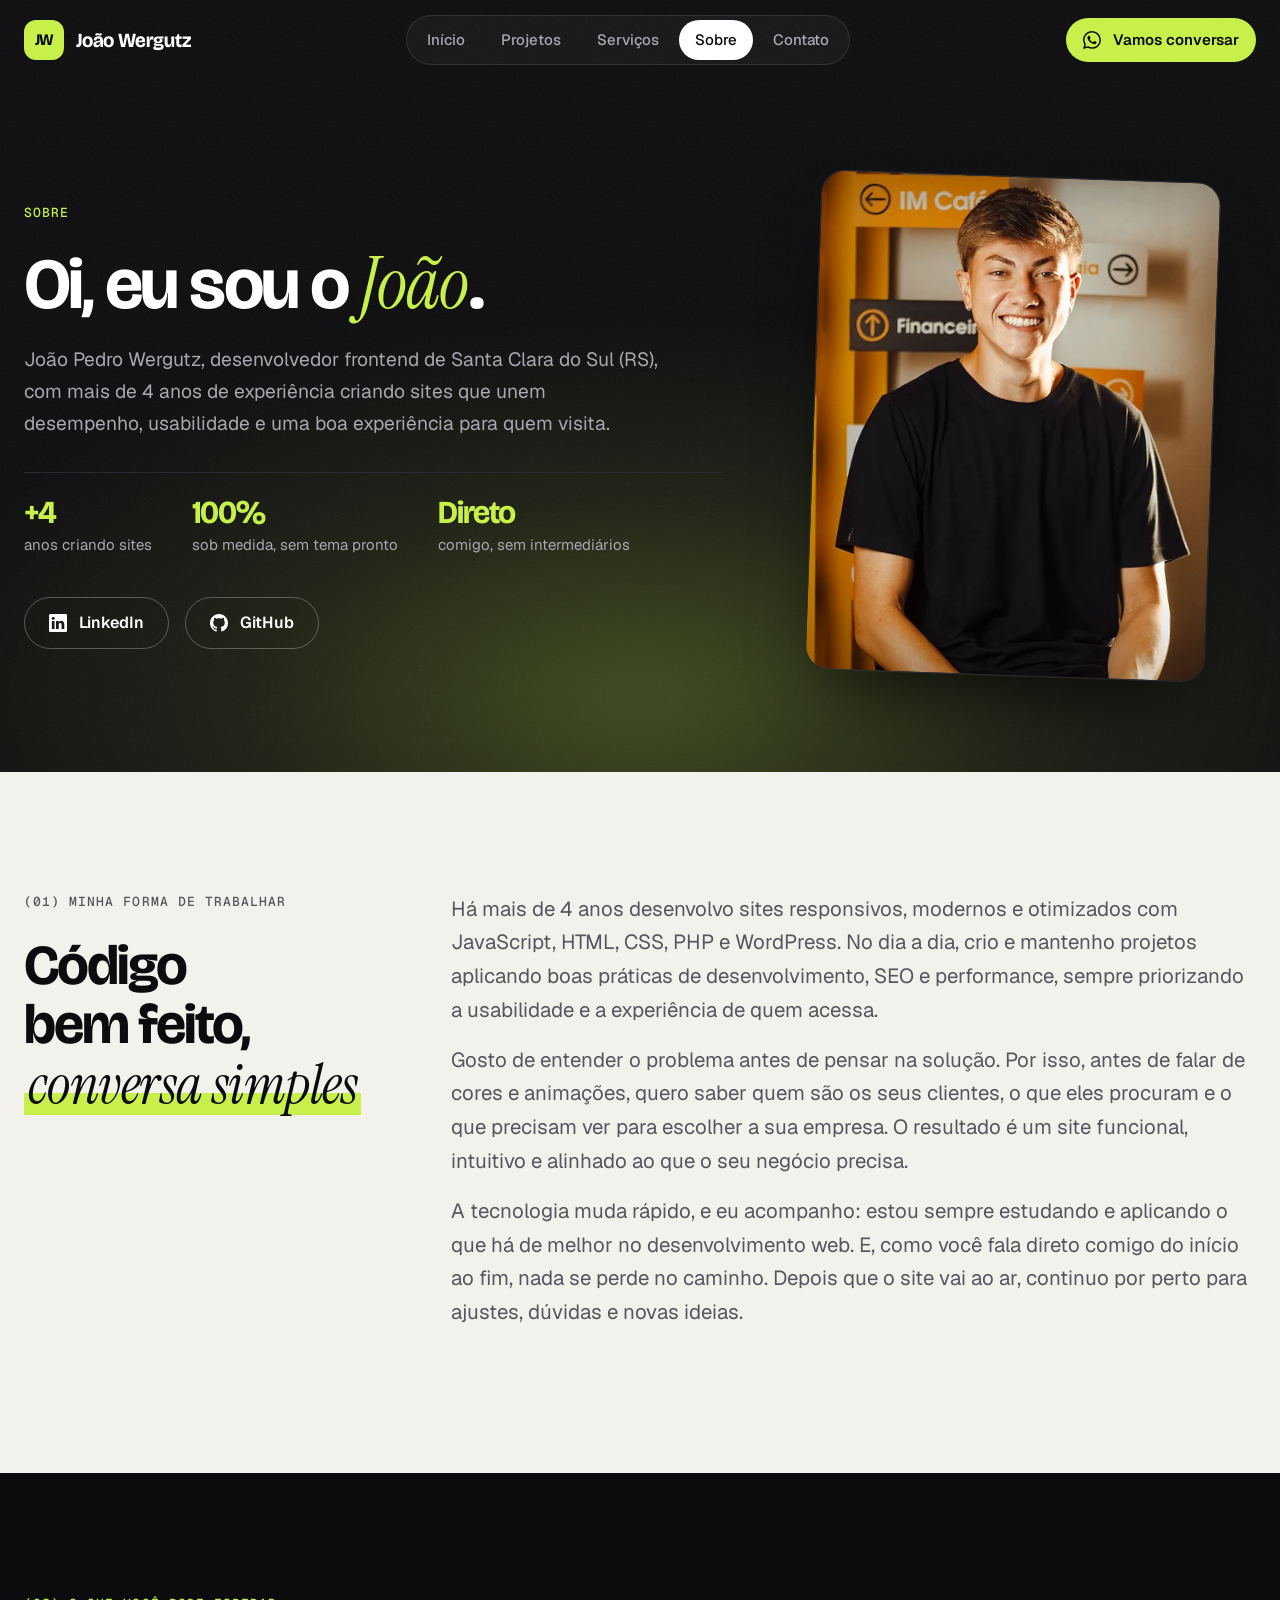
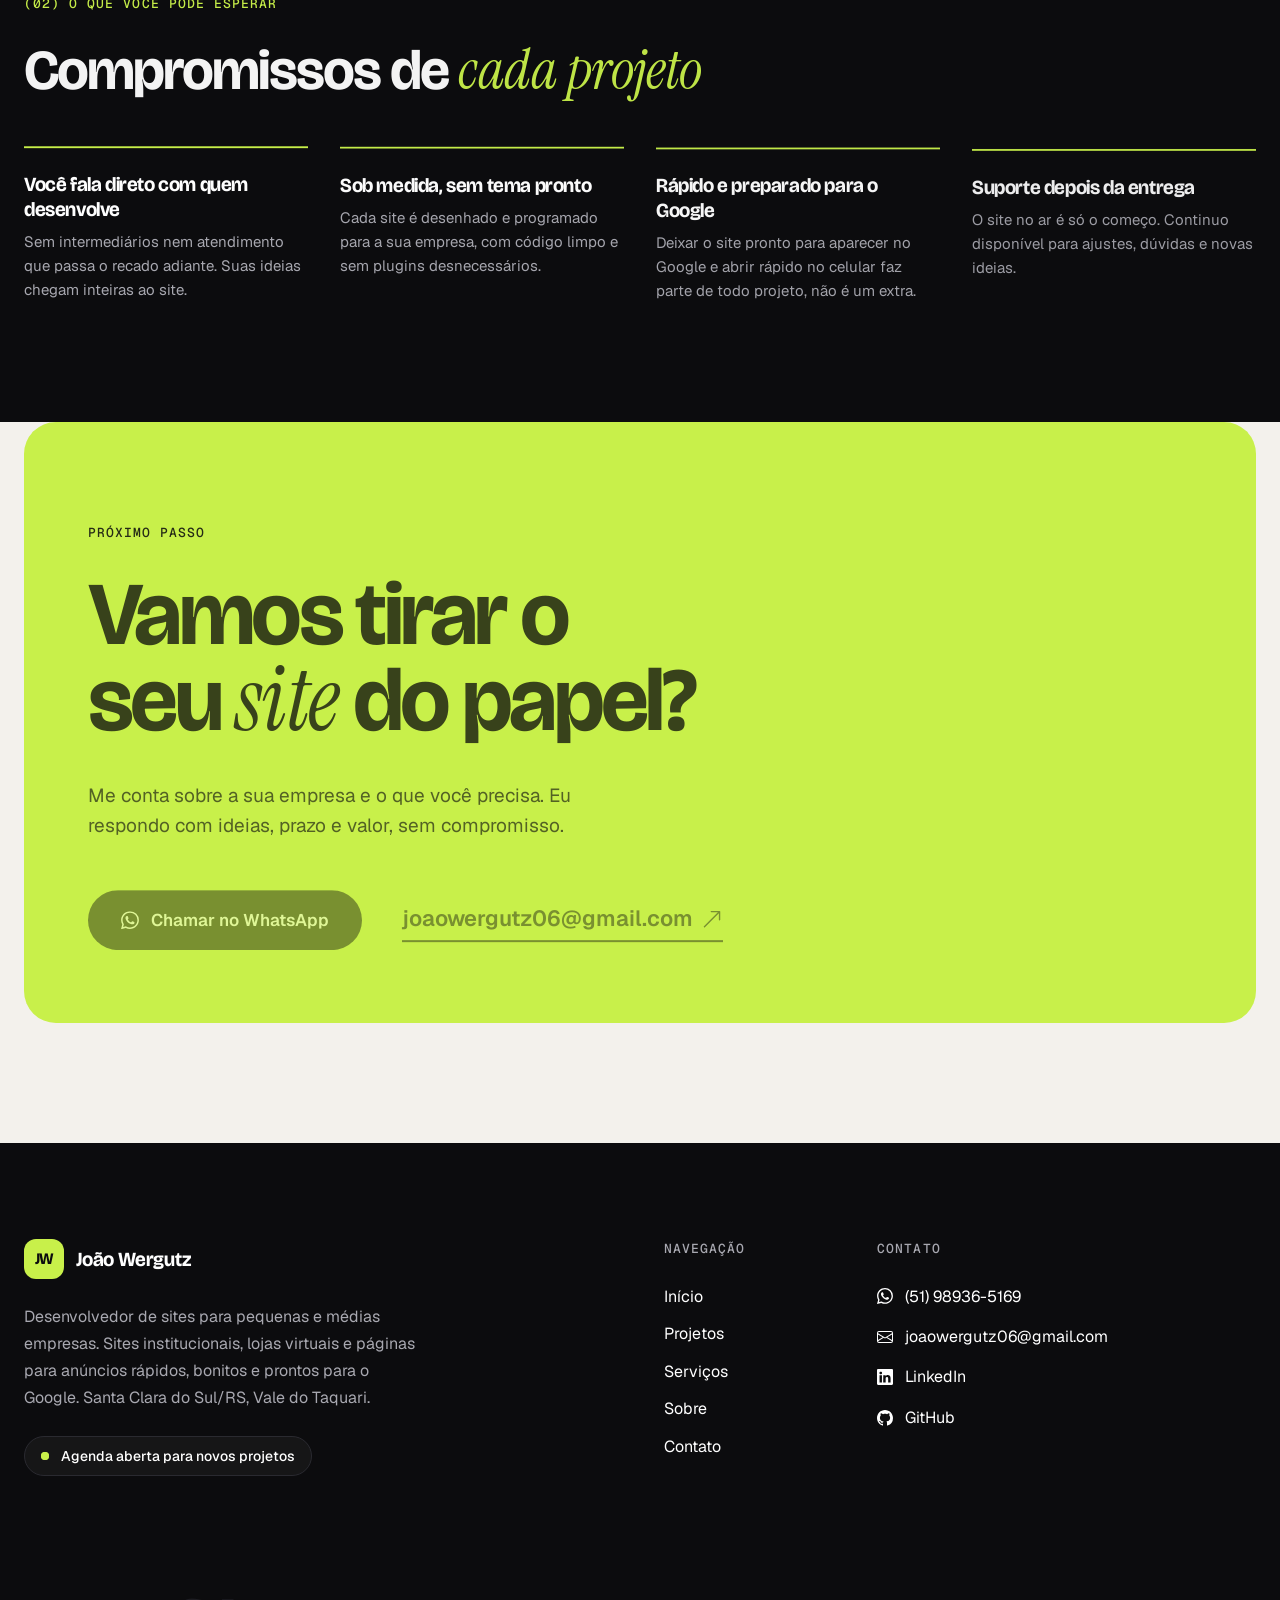
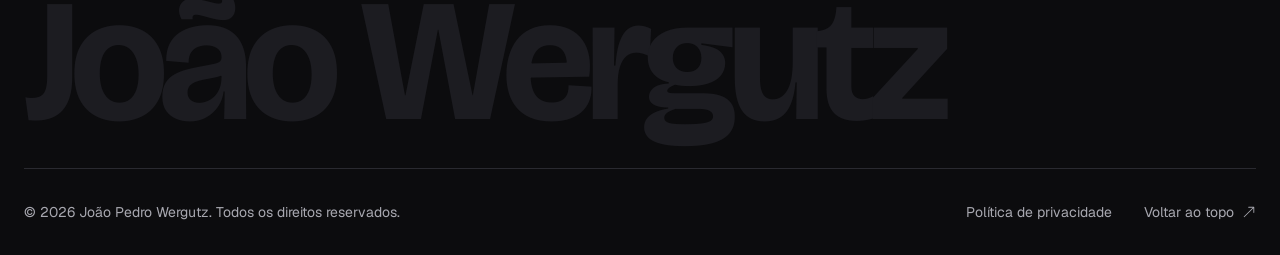
<file: sobre/index.html>
<!doctype html>
<html lang="pt-BR">

<head>
    <meta charset="UTF-8">
    <meta
        name="viewport"
        content="width=device-width, initial-scale=1"
    >
    <script>
        document.documentElement.classList.add('js');

        /* Elementos animados começam ocultos (sem piscar); se as animações não rodarem em 3s
           (GSAP fora do ar, erro no animations.js), tudo aparece */
        if (!window.matchMedia('(prefers-reduced-motion: reduce)').matches) {
            document.documentElement.classList.add('anime');
            setTimeout(function () {
                if (!window.siteAnime) {
                    document.documentElement.classList.remove('anime');
                }
            }, 3000);
        }
    </script>

    <title>Sobre mim | João Wergutz</title>
<meta name='robots' content='max-image-preview:large' />
    <meta name="description" content="Conheça João Pedro Wergutz, desenvolvedor frontend com mais de 4 anos de experiência em JavaScript, PHP e WordPress, focado em performance, UX e SEO.">
    <meta name="author" content="João Pedro Wergutz">
    <meta name="theme-color" content="#0c0c0e">
    <meta property="og:locale" content="pt_BR">
    <meta property="og:type" content="website">
    <meta property="og:site_name" content="João Wergutz">
    <meta property="og:title" content="Sobre mim | João Wergutz">
    <meta property="og:description" content="Conheça João Pedro Wergutz, desenvolvedor frontend com mais de 4 anos de experiência em JavaScript, PHP e WordPress, focado em performance, UX e SEO.">
    <meta property="og:url" content="https://joaowergutz.github.io/sobre/">
    <meta property="og:image" content="https://joaowergutz.github.io/wp-content/themes/joaowergutz/assets/img/og-joao-wergutz.jpg">
    <meta name="twitter:card" content="summary_large_image">
    <meta name="twitter:title" content="Sobre mim | João Wergutz">
    <meta name="twitter:description" content="Conheça João Pedro Wergutz, desenvolvedor frontend com mais de 4 anos de experiência em JavaScript, PHP e WordPress, focado em performance, UX e SEO.">
    <meta name="twitter:image" content="https://joaowergutz.github.io/wp-content/themes/joaowergutz/assets/img/og-joao-wergutz.jpg">
        <link rel="icon" type="image/png" sizes="32x32" href="/wp-content/themes/joaowergutz/assets/img/favicon-32.png">
    <link rel="icon" type="image/png" sizes="192x192" href="/wp-content/themes/joaowergutz/assets/img/favicon-192.png">
    <link rel="apple-touch-icon" sizes="180x180" href="/wp-content/themes/joaowergutz/assets/img/apple-touch-icon.png">
    <link rel="preload" href="/wp-content/themes/joaowergutz/assets/fonts/bricolage-grotesque.woff2" as="font" type="font/woff2" crossorigin>
<link rel="preload" href="/wp-content/themes/joaowergutz/assets/fonts/instrument-serif-italic.woff2" as="font" type="font/woff2" crossorigin>
<link rel="preload" href="/wp-content/themes/joaowergutz/assets/fonts/geist.woff2" as="font" type="font/woff2" crossorigin>
<script type="application/ld+json">{"@context":"https://schema.org","@type":"ProfilePage","url":"/sobre/","mainEntity":{"@type":"Person","@id":"/#joao","name":"João Pedro Wergutz","alternateName":"João Wergutz","jobTitle":"Desenvolvedor Frontend","description":"Criação de sites, lojas virtuais e landing pages em Santa Clara do Sul e no Vale do Taquari. Rápidos, bonitos e prontos para o Google.","url":"/","image":"/wp-content/themes/joaowergutz/assets/img/joao.webp","email":"mailto:joaowergutz06@gmail.com","telephone":"+5551989365169","address":{"@type":"PostalAddress","addressLocality":"Santa Clara do Sul","addressRegion":"RS","addressCountry":"BR"},"sameAs":["https://www.linkedin.com/in/jo%C3%A3o-pedro-wergutz-27a6013b9/","https://github.com/joaowergutz"],"knowsAbout":["Desenvolvimento frontend","JavaScript","PHP","WordPress","HTML","CSS","SEO","Performance web","UX","Lojas virtuais","Landing pages"],"makesOffer":[{"@type":"Offer","itemOffered":{"@type":"Service","name":"Sites institucionais","description":"A vitrine da sua empresa na internet: quem você é, o que faz e como falar com você.","url":"/servicos/#sites-institucionais","areaServed":"BR"}},{"@type":"Offer","itemOffered":{"@type":"Service","name":"Lojas virtuais","description":"Venda pela internet com uma loja fácil de navegar e de administrar.","url":"/servicos/#lojas-virtuais","areaServed":"BR"}},{"@type":"Offer","itemOffered":{"@type":"Service","name":"Páginas para anúncios (Landing pages)","description":"Uma página com um único objetivo: transformar quem clicou no seu anúncio em contato.","url":"/servicos/#landing-pages","areaServed":"BR"}},{"@type":"Offer","itemOffered":{"@type":"Service","name":"Blogs","description":"Conteúdo que atrai visitas do Google e mostra que você entende do assunto.","url":"/servicos/#blogs","areaServed":"BR"}},{"@type":"Offer","itemOffered":{"@type":"Service","name":"Aparecer no Google (SEO)","description":"Ajustes para sua empresa aparecer quando alguém procura no Google pelo que você faz.","url":"/servicos/#seo","areaServed":"BR"}},{"@type":"Offer","itemOffered":{"@type":"Service","name":"Site mais rápido (Performance)","description":"Site lento perde cliente. Deixo o seu mais leve e rápido, principalmente no celular.","url":"/servicos/#performance","areaServed":"BR"}},{"@type":"Offer","itemOffered":{"@type":"Service","name":"Manutenção de sites","description":"Seu site atualizado, seguro e funcionando, sem você precisar se preocupar.","url":"/servicos/#manutencao","areaServed":"BR"}}]}}</script>
<script type="application/ld+json">{"@context":"https://schema.org","@type":"BreadcrumbList","itemListElement":[{"@type":"ListItem","position":1,"name":"Início","item":"/"},{"@type":"ListItem","position":2,"name":"Sobre","item":"/sobre/"}]}</script>

<link rel='stylesheet' id='site-main-css' href='/wp-content/themes/joaowergutz/assets/css/main.css?ver=1.3.1' media='all' />
<link rel="canonical" href="https://joaowergutz.github.io/sobre/" />
</head>

<body class="wp-singular page-template-default page page-id-8 wp-embed-responsive wp-theme-joaowergutz">


<a class="screen-reader-text" href="#conteudo">Pular para o conteúdo</a>

<header class="site-header">
    <div class="container">
        <div class="header-row">
            <a href="/" class="logo" aria-label="João Wergutz, página inicial">
                <span class="logo-marca" aria-hidden="true">JW</span>
                <span class="logo-nome">João Wergutz</span>
            </a>

            <nav class="nav-h d-none d-lg-block" aria-label="Menu principal">
                <ul>
                                            <li>
                            <a
                                href="/"
                                                            >Início</a>
                        </li>
                                            <li>
                            <a
                                href="/projetos/"
                                                            >Projetos</a>
                        </li>
                                            <li>
                            <a
                                href="/servicos/"
                                                            >Serviços</a>
                        </li>
                                            <li>
                            <a
                                href="/sobre/"
                                class="ativo" aria-current="page"                            >Sobre</a>
                        </li>
                                            <li>
                            <a
                                href="/contato/"
                                                            >Contato</a>
                        </li>
                                    </ul>
            </nav>

            <div class="acoes-h">
                <a
                    href="https://wa.me/5551989365169?text=Ol%C3%A1%2C%20Jo%C3%A3o%21%20Vi%20seu%20portf%C3%B3lio%20e%20quero%20conversar%20sobre%20um%20site."
                    target="_blank"
                    rel="noopener"
                    class="botao botao-destaque botao-p botao-h"
                >
                    <i class="bi bi-whatsapp" aria-hidden="true"><svg xmlns="http://www.w3.org/2000/svg" viewBox="0 0 16 16" fill="currentColor" focusable="false"><path d="M13.601 2.326A7.85 7.85 0 0 0 7.994 0C3.627 0 .068 3.558.064 7.926c0 1.399.366 2.76 1.057 3.965L0 16l4.204-1.102a7.9 7.9 0 0 0 3.79.965h.004c4.368 0 7.926-3.558 7.93-7.93A7.9 7.9 0 0 0 13.6 2.326zM7.994 14.521a6.6 6.6 0 0 1-3.356-.92l-.24-.144-2.494.654.666-2.433-.156-.251a6.56 6.56 0 0 1-1.007-3.505c0-3.626 2.957-6.584 6.591-6.584a6.56 6.56 0 0 1 4.66 1.931 6.56 6.56 0 0 1 1.928 4.66c-.004 3.639-2.961 6.592-6.592 6.592m3.615-4.934c-.197-.099-1.17-.578-1.353-.646-.182-.065-.315-.099-.445.099-.133.197-.513.646-.627.775-.114.133-.232.148-.43.05-.197-.1-.836-.308-1.592-.985-.59-.525-.985-1.175-1.103-1.372-.114-.198-.011-.304.088-.403.087-.088.197-.232.296-.346.1-.114.133-.198.198-.33.065-.134.034-.248-.015-.347-.05-.099-.445-1.076-.612-1.47-.16-.389-.323-.335-.445-.34-.114-.007-.247-.007-.38-.007a.73.73 0 0 0-.529.247c-.182.198-.691.677-.691 1.654s.71 1.916.81 2.049c.098.133 1.394 2.132 3.383 2.992.47.205.84.326 1.129.418.475.152.904.129 1.246.08.38-.058 1.171-.48 1.338-.943.164-.464.164-.86.114-.943-.049-.084-.182-.133-.38-.232"/></svg></i>                    <span>Vamos conversar</span>
                </a>

                <a
                    href="https://wa.me/5551989365169?text=Ol%C3%A1%2C%20Jo%C3%A3o%21%20Vi%20seu%20portf%C3%B3lio%20e%20quero%20conversar%20sobre%20um%20site."
                    target="_blank"
                    rel="noopener"
                    class="icone-h d-lg-none"
                    aria-label="Falar com João pelo WhatsApp"
                >
                    <i class="bi bi-whatsapp" aria-hidden="true"><svg xmlns="http://www.w3.org/2000/svg" viewBox="0 0 16 16" fill="currentColor" focusable="false"><path d="M13.601 2.326A7.85 7.85 0 0 0 7.994 0C3.627 0 .068 3.558.064 7.926c0 1.399.366 2.76 1.057 3.965L0 16l4.204-1.102a7.9 7.9 0 0 0 3.79.965h.004c4.368 0 7.926-3.558 7.93-7.93A7.9 7.9 0 0 0 13.6 2.326zM7.994 14.521a6.6 6.6 0 0 1-3.356-.92l-.24-.144-2.494.654.666-2.433-.156-.251a6.56 6.56 0 0 1-1.007-3.505c0-3.626 2.957-6.584 6.591-6.584a6.56 6.56 0 0 1 4.66 1.931 6.56 6.56 0 0 1 1.928 4.66c-.004 3.639-2.961 6.592-6.592 6.592m3.615-4.934c-.197-.099-1.17-.578-1.353-.646-.182-.065-.315-.099-.445.099-.133.197-.513.646-.627.775-.114.133-.232.148-.43.05-.197-.1-.836-.308-1.592-.985-.59-.525-.985-1.175-1.103-1.372-.114-.198-.011-.304.088-.403.087-.088.197-.232.296-.346.1-.114.133-.198.198-.33.065-.134.034-.248-.015-.347-.05-.099-.445-1.076-.612-1.47-.16-.389-.323-.335-.445-.34-.114-.007-.247-.007-.38-.007a.73.73 0 0 0-.529.247c-.182.198-.691.677-.691 1.654s.71 1.916.81 2.049c.098.133 1.394 2.132 3.383 2.992.47.205.84.326 1.129.418.475.152.904.129 1.246.08.38-.058 1.171-.48 1.338-.943.164-.464.164-.86.114-.943-.049-.084-.182-.133-.38-.232"/></svg></i>                </a>

                <button
                    class="menu-toggle d-lg-none"
                    type="button"
                    aria-controls="menu-mobile"
                    aria-expanded="false"
                    aria-label="Abrir menu"
                >
                    <span></span>
                    <span></span>
                </button>
            </div>
        </div>
    </div>
</header>

<div class="menu-mobile" id="menu-mobile" data-lenis-prevent hidden>
    <nav aria-label="Menu mobile">
        <ul>
                            <li>
                    <a
                        href="/"
                                            >
                        <span class="rotulo">01</span>
                        Início                    </a>
                </li>
                            <li>
                    <a
                        href="/projetos/"
                                            >
                        <span class="rotulo">02</span>
                        Projetos                    </a>
                </li>
                            <li>
                    <a
                        href="/servicos/"
                                            >
                        <span class="rotulo">03</span>
                        Serviços                    </a>
                </li>
                            <li>
                    <a
                        href="/sobre/"
                        aria-current="page"                    >
                        <span class="rotulo">04</span>
                        Sobre                    </a>
                </li>
                            <li>
                    <a
                        href="/contato/"
                                            >
                        <span class="rotulo">05</span>
                        Contato                    </a>
                </li>
                    </ul>
    </nav>

    <div class="menu-mobile-rodape">
        <a
            href="https://wa.me/5551989365169?text=Ol%C3%A1%2C%20Jo%C3%A3o%21%20Vi%20seu%20portf%C3%B3lio%20e%20quero%20conversar%20sobre%20um%20site."
            target="_blank"
            rel="noopener"
            class="botao botao-destaque"
        >
            <i class="bi bi-whatsapp" aria-hidden="true"><svg xmlns="http://www.w3.org/2000/svg" viewBox="0 0 16 16" fill="currentColor" focusable="false"><path d="M13.601 2.326A7.85 7.85 0 0 0 7.994 0C3.627 0 .068 3.558.064 7.926c0 1.399.366 2.76 1.057 3.965L0 16l4.204-1.102a7.9 7.9 0 0 0 3.79.965h.004c4.368 0 7.926-3.558 7.93-7.93A7.9 7.9 0 0 0 13.6 2.326zM7.994 14.521a6.6 6.6 0 0 1-3.356-.92l-.24-.144-2.494.654.666-2.433-.156-.251a6.56 6.56 0 0 1-1.007-3.505c0-3.626 2.957-6.584 6.591-6.584a6.56 6.56 0 0 1 4.66 1.931 6.56 6.56 0 0 1 1.928 4.66c-.004 3.639-2.961 6.592-6.592 6.592m3.615-4.934c-.197-.099-1.17-.578-1.353-.646-.182-.065-.315-.099-.445.099-.133.197-.513.646-.627.775-.114.133-.232.148-.43.05-.197-.1-.836-.308-1.592-.985-.59-.525-.985-1.175-1.103-1.372-.114-.198-.011-.304.088-.403.087-.088.197-.232.296-.346.1-.114.133-.198.198-.33.065-.134.034-.248-.015-.347-.05-.099-.445-1.076-.612-1.47-.16-.389-.323-.335-.445-.34-.114-.007-.247-.007-.38-.007a.73.73 0 0 0-.529.247c-.182.198-.691.677-.691 1.654s.71 1.916.81 2.049c.098.133 1.394 2.132 3.383 2.992.47.205.84.326 1.129.418.475.152.904.129 1.246.08.38-.058 1.171-.48 1.338-.943.164-.464.164-.86.114-.943-.049-.084-.182-.133-.38-.232"/></svg></i>            <span>Falar no WhatsApp</span>
        </a>
        <a href="mailto:joaowergutz06@gmail.com" class="menu-mobile-email">
            joaowergutz06@gmail.com        </a>
    </div>
</div>

<main id="conteudo" tabindex="-1">

<section class="page-hero sobre-hero">
    <div class="page-hero-brilho" aria-hidden="true"></div>
    <div class="container">
        <div class="row g-5 align-items-center">
            <div class="col-lg-7">
                <p class="rotulo" data-anime>Sobre</p>
                <h1 class="page-hero-titulo" data-anime>Oi, eu sou o <em>João</em>.</h1>
                <p class="page-hero-texto" data-anime>
                    João Pedro Wergutz, desenvolvedor frontend de Santa Clara do Sul (RS), com mais de
                    4 anos de experiência criando sites que unem desempenho,
                    usabilidade e uma boa experiência para quem visita.
                </p>
                <ul class="sobre-numeros" data-anime>
                    <li><strong>+4</strong> anos criando sites</li>
                    <li><strong>100%</strong> sob medida, sem tema pronto</li>
                    <li><strong>Direto</strong> comigo, sem intermediários</li>
                </ul>
                <div class="hero-botoes" data-anime>
                    <a href="https://www.linkedin.com/in/jo%C3%A3o-pedro-wergutz-27a6013b9/" target="_blank" rel="noopener" class="botao botao-contorno">
                        <i class="bi bi-linkedin" aria-hidden="true"><svg xmlns="http://www.w3.org/2000/svg" viewBox="0 0 16 16" fill="currentColor" focusable="false"><path d="M0 1.146C0 .513.526 0 1.175 0h13.65C15.474 0 16 .513 16 1.146v13.708c0 .633-.526 1.146-1.175 1.146H1.175C.526 16 0 15.487 0 14.854zm4.943 12.248V6.169H2.542v7.225zm-1.2-8.212c.837 0 1.358-.554 1.358-1.248-.015-.709-.52-1.248-1.342-1.248S2.4 3.226 2.4 3.934c0 .694.521 1.248 1.327 1.248zm4.908 8.212V9.359c0-.216.016-.432.08-.586.173-.431.568-.878 1.232-.878.869 0 1.216.662 1.216 1.634v3.865h2.401V9.25c0-2.22-1.184-3.252-2.764-3.252-1.274 0-1.845.7-2.165 1.193v.025h-.016l.016-.025V6.169h-2.4c.03.678 0 7.225 0 7.225z"/></svg></i>                        <span>LinkedIn</span>
                    </a>
                    <a href="https://github.com/joaowergutz" target="_blank" rel="noopener" class="botao botao-contorno">
                        <i class="bi bi-github" aria-hidden="true"><svg xmlns="http://www.w3.org/2000/svg" viewBox="0 0 16 16" fill="currentColor" focusable="false"><path d="M8 0C3.58 0 0 3.58 0 8c0 3.54 2.29 6.53 5.47 7.59.4.07.55-.17.55-.38 0-.19-.01-.82-.01-1.49-2.01.37-2.53-.49-2.69-.94-.09-.23-.48-.94-.82-1.13-.28-.15-.68-.52-.01-.53.63-.01 1.08.58 1.23.82.72 1.21 1.87.87 2.33.66.07-.52.28-.87.51-1.07-1.78-.2-3.64-.89-3.64-3.95 0-.87.31-1.59.82-2.15-.08-.2-.36-1.02.08-2.12 0 0 .67-.21 2.2.82.64-.18 1.32-.27 2-.27s1.36.09 2 .27c1.53-1.04 2.2-.82 2.2-.82.44 1.1.16 1.92.08 2.12.51.56.82 1.27.82 2.15 0 3.07-1.87 3.75-3.65 3.95.29.25.54.73.54 1.48 0 1.07-.01 1.93-.01 2.2 0 .21.15.46.55.38A8.01 8.01 0 0 0 16 8c0-4.42-3.58-8-8-8"/></svg></i>                        <span>GitHub</span>
                    </a>
                </div>
            </div>

            <div class="col-lg-5">
                <div class="hero-foto" data-anime>
                    <div class="hero-foto-moldura">
                        <img
                            src="/wp-content/themes/joaowergutz/assets/img/joao.webp"
                            alt="João Wergutz sorrindo, de camiseta preta"
                            width="400"
                            height="500"
                            fetchpriority="high"
                        >
                    </div>
                </div>
            </div>
        </div>
    </div>
</section>

<section class="secao sobre-historia">
    <div class="container">
        <div class="row g-5">
            <div class="col-lg-4">
                <p class="rotulo rotulo-escuro" data-anime>(01) Minha forma de trabalhar</p>
                <h2 class="titulo" data-anime>Código bem feito, <em>conversa simples</em></h2>
            </div>
            <div class="col-lg-8">
                <div class="texto texto-g conteudo-editor" data-anime>
                    <p>
                        Há mais de 4 anos desenvolvo sites responsivos, modernos e otimizados
                        com JavaScript, HTML, CSS, PHP e WordPress. No dia a dia, crio e mantenho projetos aplicando boas práticas de
                        desenvolvimento, SEO e performance, sempre priorizando a usabilidade e a experiência de quem acessa.
                    </p>
                    <p>
                        Gosto de entender o problema antes de pensar na solução. Por isso, antes de falar de cores e animações, quero saber
                        quem são os seus clientes, o que eles procuram e o que precisam ver para escolher a sua empresa. O resultado é um site
                        funcional, intuitivo e alinhado ao que o seu negócio precisa.
                    </p>
                    <p>
                        A tecnologia muda rápido, e eu acompanho: estou sempre estudando e aplicando o que há de melhor no desenvolvimento web.
                        E, como você fala direto comigo do início ao fim, nada se perde no caminho. Depois que o site vai ao ar, continuo por perto
                        para ajustes, dúvidas e novas ideias.
                    </p>
                </div>
            </div>
        </div>
    </div>
</section>

<section class="secao sobre-diferenciais">
    <div class="container">
        <p class="rotulo" data-anime>(02) O que você pode esperar</p>
        <h2 class="titulo titulo-claro mb-48" data-anime>Compromissos de <em>cada projeto</em></h2>

        <ul class="lista-diferenciais lista-diferenciais-escuro">
                            <li data-anime>
                    <h3>Você fala direto com quem desenvolve</h3>
                    <p>Sem intermediários nem atendimento que passa o recado adiante. Suas ideias chegam inteiras ao site.</p>
                </li>
                            <li data-anime>
                    <h3>Sob medida, sem tema pronto</h3>
                    <p>Cada site é desenhado e programado para a sua empresa, com código limpo e sem plugins desnecessários.</p>
                </li>
                            <li data-anime>
                    <h3>Rápido e preparado para o Google</h3>
                    <p>Deixar o site pronto para aparecer no Google e abrir rápido no celular faz parte de todo projeto, não é um extra.</p>
                </li>
                            <li data-anime>
                    <h3>Suporte depois da entrega</h3>
                    <p>O site no ar é só o começo. Continuo disponível para ajustes, dúvidas e novas ideias.</p>
                </li>
                    </ul>
    </div>
</section>


<section class="cta" aria-labelledby="cta-titulo">
    <div class="container">
        <div class="cta-caixa">
            <p class="rotulo" data-anime>Próximo passo</p>
            <h2 class="cta-titulo" id="cta-titulo" data-anime>Vamos tirar o seu <em>site</em> do papel?</h2>
            <p class="cta-texto" data-anime>Me conta sobre a sua empresa e o que você precisa. Eu respondo com ideias, prazo e valor, sem compromisso.</p>

            <div class="cta-botoes" data-anime>
                <a href="https://wa.me/5551989365169?text=Ol%C3%A1%2C%20Jo%C3%A3o%21%20Vi%20seu%20portf%C3%B3lio%20e%20quero%20conversar%20sobre%20um%20site." target="_blank" rel="noopener" class="botao botao-escuro botao-g">
                    <i class="bi bi-whatsapp" aria-hidden="true"><svg xmlns="http://www.w3.org/2000/svg" viewBox="0 0 16 16" fill="currentColor" focusable="false"><path d="M13.601 2.326A7.85 7.85 0 0 0 7.994 0C3.627 0 .068 3.558.064 7.926c0 1.399.366 2.76 1.057 3.965L0 16l4.204-1.102a7.9 7.9 0 0 0 3.79.965h.004c4.368 0 7.926-3.558 7.93-7.93A7.9 7.9 0 0 0 13.6 2.326zM7.994 14.521a6.6 6.6 0 0 1-3.356-.92l-.24-.144-2.494.654.666-2.433-.156-.251a6.56 6.56 0 0 1-1.007-3.505c0-3.626 2.957-6.584 6.591-6.584a6.56 6.56 0 0 1 4.66 1.931 6.56 6.56 0 0 1 1.928 4.66c-.004 3.639-2.961 6.592-6.592 6.592m3.615-4.934c-.197-.099-1.17-.578-1.353-.646-.182-.065-.315-.099-.445.099-.133.197-.513.646-.627.775-.114.133-.232.148-.43.05-.197-.1-.836-.308-1.592-.985-.59-.525-.985-1.175-1.103-1.372-.114-.198-.011-.304.088-.403.087-.088.197-.232.296-.346.1-.114.133-.198.198-.33.065-.134.034-.248-.015-.347-.05-.099-.445-1.076-.612-1.47-.16-.389-.323-.335-.445-.34-.114-.007-.247-.007-.38-.007a.73.73 0 0 0-.529.247c-.182.198-.691.677-.691 1.654s.71 1.916.81 2.049c.098.133 1.394 2.132 3.383 2.992.47.205.84.326 1.129.418.475.152.904.129 1.246.08.38-.058 1.171-.48 1.338-.943.164-.464.164-.86.114-.943-.049-.084-.182-.133-.38-.232"/></svg></i>                    <span>Chamar no WhatsApp</span>
                </a>
                <a href="mailto:joaowergutz06@gmail.com" class="cta-email">
                    joaowergutz06@gmail.com                    <i class="bi bi-arrow-up-right" aria-hidden="true"><svg xmlns="http://www.w3.org/2000/svg" viewBox="0 0 16 16" fill="currentColor" focusable="false"><path fill-rule="evenodd" d="M14 2.5a.5.5 0 0 0-.5-.5h-6a.5.5 0 0 0 0 1h4.793L2.146 13.146a.5.5 0 0 0 .708.708L13 3.707V8.5a.5.5 0 0 0 1 0z"/></svg></i>                </a>
            </div>
        </div>
    </div>
</section>

</main>

<footer class="site-footer">
    <div class="container">
        <div class="row footer-topo g-5">
            <div class="col-lg-5">
                <a href="/" class="logo" aria-label="João Wergutz, página inicial">
                    <span class="logo-marca" aria-hidden="true">JW</span>
                    <span class="logo-nome">João Wergutz</span>
                </a>
                <p class="texto texto-c footer-sobre">
                    Desenvolvedor de sites para pequenas e médias empresas. Sites institucionais, lojas virtuais e páginas para anúncios
                    rápidos, bonitos e prontos para o Google. Santa Clara do Sul/RS, Vale do Taquari.
                </p>
                <p class="selo-disponivel">
                    <span class="ponto" aria-hidden="true"></span>
                    Agenda aberta para novos projetos
                </p>
            </div>

            <div class="col-6 col-lg-2 offset-lg-1">
                <h2 class="footer-titulo">Navegação</h2>
                <nav class="footer-menu" aria-label="Menu do rodapé">
                    <ul>
                                                    <li>
                                <a href="/">Início</a>
                            </li>
                                                    <li>
                                <a href="/projetos/">Projetos</a>
                            </li>
                                                    <li>
                                <a href="/servicos/">Serviços</a>
                            </li>
                                                    <li>
                                <a href="/sobre/">Sobre</a>
                            </li>
                                                    <li>
                                <a href="/contato/">Contato</a>
                            </li>
                                            </ul>
                </nav>
            </div>

            <div class="col-6 col-lg-4">
                <h2 class="footer-titulo">Contato</h2>
                <ul class="footer-contatos">
                    <li>
                        <a href="https://wa.me/5551989365169?text=Ol%C3%A1%2C%20Jo%C3%A3o%21%20Vi%20seu%20portf%C3%B3lio%20e%20quero%20conversar%20sobre%20um%20site." target="_blank" rel="noopener">
                            <i class="bi bi-whatsapp" aria-hidden="true"><svg xmlns="http://www.w3.org/2000/svg" viewBox="0 0 16 16" fill="currentColor" focusable="false"><path d="M13.601 2.326A7.85 7.85 0 0 0 7.994 0C3.627 0 .068 3.558.064 7.926c0 1.399.366 2.76 1.057 3.965L0 16l4.204-1.102a7.9 7.9 0 0 0 3.79.965h.004c4.368 0 7.926-3.558 7.93-7.93A7.9 7.9 0 0 0 13.6 2.326zM7.994 14.521a6.6 6.6 0 0 1-3.356-.92l-.24-.144-2.494.654.666-2.433-.156-.251a6.56 6.56 0 0 1-1.007-3.505c0-3.626 2.957-6.584 6.591-6.584a6.56 6.56 0 0 1 4.66 1.931 6.56 6.56 0 0 1 1.928 4.66c-.004 3.639-2.961 6.592-6.592 6.592m3.615-4.934c-.197-.099-1.17-.578-1.353-.646-.182-.065-.315-.099-.445.099-.133.197-.513.646-.627.775-.114.133-.232.148-.43.05-.197-.1-.836-.308-1.592-.985-.59-.525-.985-1.175-1.103-1.372-.114-.198-.011-.304.088-.403.087-.088.197-.232.296-.346.1-.114.133-.198.198-.33.065-.134.034-.248-.015-.347-.05-.099-.445-1.076-.612-1.47-.16-.389-.323-.335-.445-.34-.114-.007-.247-.007-.38-.007a.73.73 0 0 0-.529.247c-.182.198-.691.677-.691 1.654s.71 1.916.81 2.049c.098.133 1.394 2.132 3.383 2.992.47.205.84.326 1.129.418.475.152.904.129 1.246.08.38-.058 1.171-.48 1.338-.943.164-.464.164-.86.114-.943-.049-.084-.182-.133-.38-.232"/></svg></i>                            <span>(51) 98936-5169</span>
                        </a>
                    </li>
                    <li>
                        <a href="mailto:joaowergutz06@gmail.com">
                            <i class="bi bi-envelope" aria-hidden="true"><svg xmlns="http://www.w3.org/2000/svg" viewBox="0 0 16 16" fill="currentColor" focusable="false"><path d="M0 4a2 2 0 0 1 2-2h12a2 2 0 0 1 2 2v8a2 2 0 0 1-2 2H2a2 2 0 0 1-2-2zm2-1a1 1 0 0 0-1 1v.217l7 4.2 7-4.2V4a1 1 0 0 0-1-1zm13 2.383-4.708 2.825L15 11.105zm-.034 6.876-5.64-3.471L8 9.583l-1.326-.795-5.64 3.47A1 1 0 0 0 2 13h12a1 1 0 0 0 .966-.741M1 11.105l4.708-2.897L1 5.383z"/></svg></i>                            <span>joaowergutz06@gmail.com</span>
                        </a>
                    </li>
                    <li>
                        <a href="https://www.linkedin.com/in/jo%C3%A3o-pedro-wergutz-27a6013b9/" target="_blank" rel="noopener">
                            <i class="bi bi-linkedin" aria-hidden="true"><svg xmlns="http://www.w3.org/2000/svg" viewBox="0 0 16 16" fill="currentColor" focusable="false"><path d="M0 1.146C0 .513.526 0 1.175 0h13.65C15.474 0 16 .513 16 1.146v13.708c0 .633-.526 1.146-1.175 1.146H1.175C.526 16 0 15.487 0 14.854zm4.943 12.248V6.169H2.542v7.225zm-1.2-8.212c.837 0 1.358-.554 1.358-1.248-.015-.709-.52-1.248-1.342-1.248S2.4 3.226 2.4 3.934c0 .694.521 1.248 1.327 1.248zm4.908 8.212V9.359c0-.216.016-.432.08-.586.173-.431.568-.878 1.232-.878.869 0 1.216.662 1.216 1.634v3.865h2.401V9.25c0-2.22-1.184-3.252-2.764-3.252-1.274 0-1.845.7-2.165 1.193v.025h-.016l.016-.025V6.169h-2.4c.03.678 0 7.225 0 7.225z"/></svg></i>                            <span>LinkedIn</span>
                        </a>
                    </li>
                    <li>
                        <a href="https://github.com/joaowergutz" target="_blank" rel="noopener">
                            <i class="bi bi-github" aria-hidden="true"><svg xmlns="http://www.w3.org/2000/svg" viewBox="0 0 16 16" fill="currentColor" focusable="false"><path d="M8 0C3.58 0 0 3.58 0 8c0 3.54 2.29 6.53 5.47 7.59.4.07.55-.17.55-.38 0-.19-.01-.82-.01-1.49-2.01.37-2.53-.49-2.69-.94-.09-.23-.48-.94-.82-1.13-.28-.15-.68-.52-.01-.53.63-.01 1.08.58 1.23.82.72 1.21 1.87.87 2.33.66.07-.52.28-.87.51-1.07-1.78-.2-3.64-.89-3.64-3.95 0-.87.31-1.59.82-2.15-.08-.2-.36-1.02.08-2.12 0 0 .67-.21 2.2.82.64-.18 1.32-.27 2-.27s1.36.09 2 .27c1.53-1.04 2.2-.82 2.2-.82.44 1.1.16 1.92.08 2.12.51.56.82 1.27.82 2.15 0 3.07-1.87 3.75-3.65 3.95.29.25.54.73.54 1.48 0 1.07-.01 1.93-.01 2.2 0 .21.15.46.55.38A8.01 8.01 0 0 0 16 8c0-4.42-3.58-8-8-8"/></svg></i>                            <span>GitHub</span>
                        </a>
                    </li>
                </ul>
            </div>
        </div>

        <div class="footer-gigante" data-texto="João Wergutz" aria-hidden="true"></div>

        <div class="footer-base">
            <p>© 2026 João Pedro Wergutz. Todos os direitos reservados.</p>
            <a href="/politica-de-privacidade/">Política de privacidade</a>
            <a href="#conteudo" class="topo">Voltar ao topo <i class="bi bi-arrow-up-right" aria-hidden="true"><svg xmlns="http://www.w3.org/2000/svg" viewBox="0 0 16 16" fill="currentColor" focusable="false"><path fill-rule="evenodd" d="M14 2.5a.5.5 0 0 0-.5-.5h-6a.5.5 0 0 0 0 1h4.793L2.146 13.146a.5.5 0 0 0 .708.708L13 3.707V8.5a.5.5 0 0 0 1 0z"/></svg></i></a>
        </div>
    </div>
</footer>

<nav class="barra-contato" aria-label="Contato rápido">
    <a href="https://wa.me/5551989365169?text=Ol%C3%A1%2C%20Jo%C3%A3o%21%20Vi%20seu%20portf%C3%B3lio%20e%20quero%20conversar%20sobre%20um%20site." target="_blank" rel="noopener" class="botao botao-destaque">
        <i class="bi bi-whatsapp" aria-hidden="true"><svg xmlns="http://www.w3.org/2000/svg" viewBox="0 0 16 16" fill="currentColor" focusable="false"><path d="M13.601 2.326A7.85 7.85 0 0 0 7.994 0C3.627 0 .068 3.558.064 7.926c0 1.399.366 2.76 1.057 3.965L0 16l4.204-1.102a7.9 7.9 0 0 0 3.79.965h.004c4.368 0 7.926-3.558 7.93-7.93A7.9 7.9 0 0 0 13.6 2.326zM7.994 14.521a6.6 6.6 0 0 1-3.356-.92l-.24-.144-2.494.654.666-2.433-.156-.251a6.56 6.56 0 0 1-1.007-3.505c0-3.626 2.957-6.584 6.591-6.584a6.56 6.56 0 0 1 4.66 1.931 6.56 6.56 0 0 1 1.928 4.66c-.004 3.639-2.961 6.592-6.592 6.592m3.615-4.934c-.197-.099-1.17-.578-1.353-.646-.182-.065-.315-.099-.445.099-.133.197-.513.646-.627.775-.114.133-.232.148-.43.05-.197-.1-.836-.308-1.592-.985-.59-.525-.985-1.175-1.103-1.372-.114-.198-.011-.304.088-.403.087-.088.197-.232.296-.346.1-.114.133-.198.198-.33.065-.134.034-.248-.015-.347-.05-.099-.445-1.076-.612-1.47-.16-.389-.323-.335-.445-.34-.114-.007-.247-.007-.38-.007a.73.73 0 0 0-.529.247c-.182.198-.691.677-.691 1.654s.71 1.916.81 2.049c.098.133 1.394 2.132 3.383 2.992.47.205.84.326 1.129.418.475.152.904.129 1.246.08.38-.058 1.171-.48 1.338-.943.164-.464.164-.86.114-.943-.049-.084-.182-.133-.38-.232"/></svg></i>        <span>WhatsApp</span>
    </a>
    <a href="/#analise" class="botao botao-contorno">
        <i class="bi bi-search" aria-hidden="true"><svg xmlns="http://www.w3.org/2000/svg" viewBox="0 0 16 16" fill="currentColor" focusable="false"><path d="M11.742 10.344a6.5 6.5 0 1 0-1.397 1.398h-.001q.044.06.098.115l3.85 3.85a1 1 0 0 0 1.415-1.414l-3.85-3.85a1 1 0 0 0-.115-.1zM12 6.5a5.5 5.5 0 1 1-11 0 5.5 5.5 0 0 1 11 0"/></svg></i>        <span>Análise grátis</span>
    </a>
</nav>

<a
    href="https://wa.me/5551989365169?text=Ol%C3%A1%2C%20Jo%C3%A3o%21%20Vi%20seu%20portf%C3%B3lio%20e%20quero%20conversar%20sobre%20um%20site."
    class="whatsapp-flutuante"
    target="_blank"
    rel="noopener"
    aria-label="Falar com João pelo WhatsApp"
>
    <i class="bi bi-whatsapp" aria-hidden="true"><svg xmlns="http://www.w3.org/2000/svg" viewBox="0 0 16 16" fill="currentColor" focusable="false"><path d="M13.601 2.326A7.85 7.85 0 0 0 7.994 0C3.627 0 .068 3.558.064 7.926c0 1.399.366 2.76 1.057 3.965L0 16l4.204-1.102a7.9 7.9 0 0 0 3.79.965h.004c4.368 0 7.926-3.558 7.93-7.93A7.9 7.9 0 0 0 13.6 2.326zM7.994 14.521a6.6 6.6 0 0 1-3.356-.92l-.24-.144-2.494.654.666-2.433-.156-.251a6.56 6.56 0 0 1-1.007-3.505c0-3.626 2.957-6.584 6.591-6.584a6.56 6.56 0 0 1 4.66 1.931 6.56 6.56 0 0 1 1.928 4.66c-.004 3.639-2.961 6.592-6.592 6.592m3.615-4.934c-.197-.099-1.17-.578-1.353-.646-.182-.065-.315-.099-.445.099-.133.197-.513.646-.627.775-.114.133-.232.148-.43.05-.197-.1-.836-.308-1.592-.985-.59-.525-.985-1.175-1.103-1.372-.114-.198-.011-.304.088-.403.087-.088.197-.232.296-.346.1-.114.133-.198.198-.33.065-.134.034-.248-.015-.347-.05-.099-.445-1.076-.612-1.47-.16-.389-.323-.335-.445-.34-.114-.007-.247-.007-.38-.007a.73.73 0 0 0-.529.247c-.182.198-.691.677-.691 1.654s.71 1.916.81 2.049c.098.133 1.394 2.132 3.383 2.992.47.205.84.326 1.129.418.475.152.904.129 1.246.08.38-.058 1.171-.48 1.338-.943.164-.464.164-.86.114-.943-.049-.084-.182-.133-.38-.232"/></svg></i></a>

<script type="speculationrules">
{"prefetch":[{"source":"document","where":{"and":[{"href_matches":"/*"},{"not":{"href_matches":["/wp-*.php","/wp-admin/*","/wp-content/uploads/*","/wp-content/*","/wp-content/plugins/*","/wp-content/themes/joaowergutz/*","/*\\?(.+)"]}},{"not":{"selector_matches":"a[rel~=\"nofollow\"]"}},{"not":{"selector_matches":".no-prefetch, .no-prefetch a"}}]},"eagerness":"conservative"}]}
</script>
<script data-wp-strategy="defer" defer id="site-navigation-js" src="/wp-content/themes/joaowergutz/assets/js/navigation.js?ver=1.3.1"></script>
<script data-wp-strategy="defer" defer id="gsap-js" src="/wp-content/themes/joaowergutz/assets/vendor/gsap.min.js?ver=3.12.5"></script>
<script data-wp-strategy="defer" defer id="gsap-scrolltrigger-js" src="/wp-content/themes/joaowergutz/assets/vendor/ScrollTrigger.min.js?ver=3.12.5"></script>
<script data-wp-strategy="defer" defer id="lenis-js" src="/wp-content/themes/joaowergutz/assets/vendor/lenis.min.js?ver=1.3.26"></script>
<script data-wp-strategy="defer" defer id="site-animations-js" src="/wp-content/themes/joaowergutz/assets/js/animations.js?ver=1.3.1"></script>

</body>
</html>
</file>
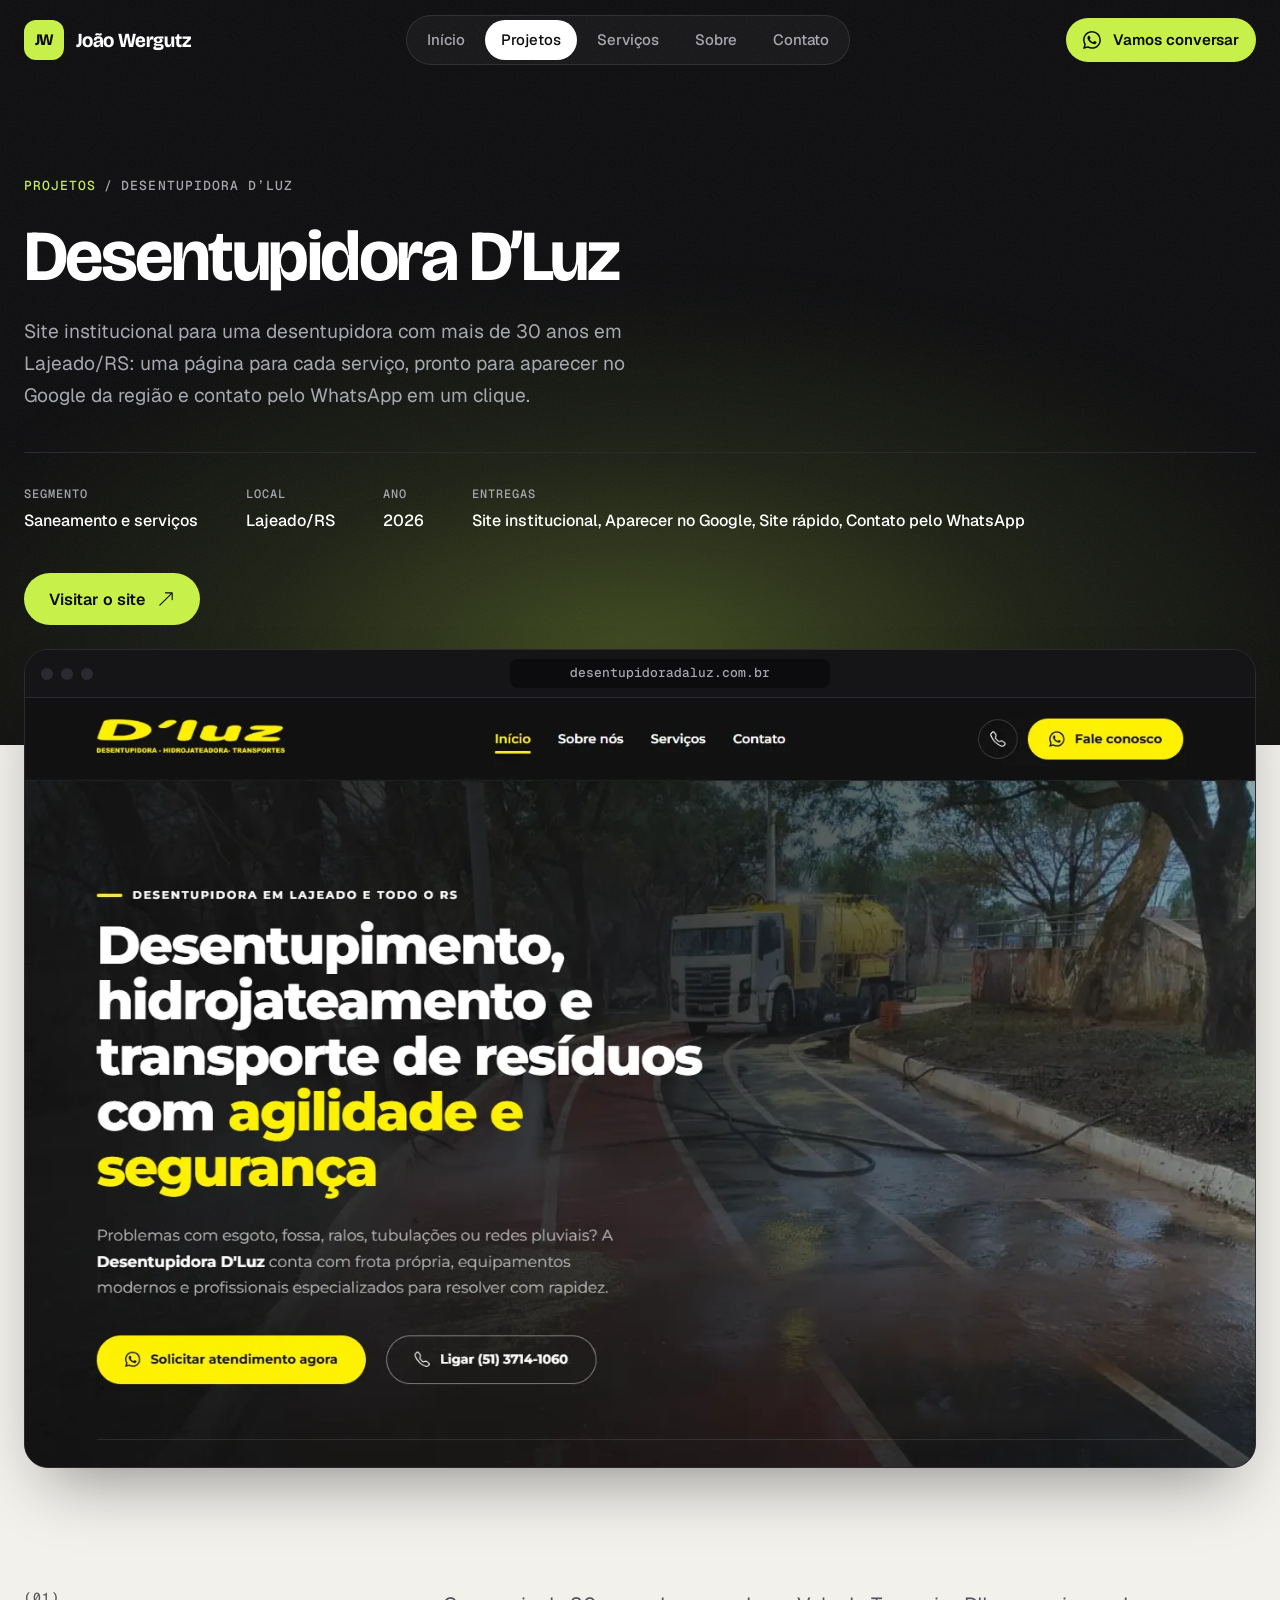
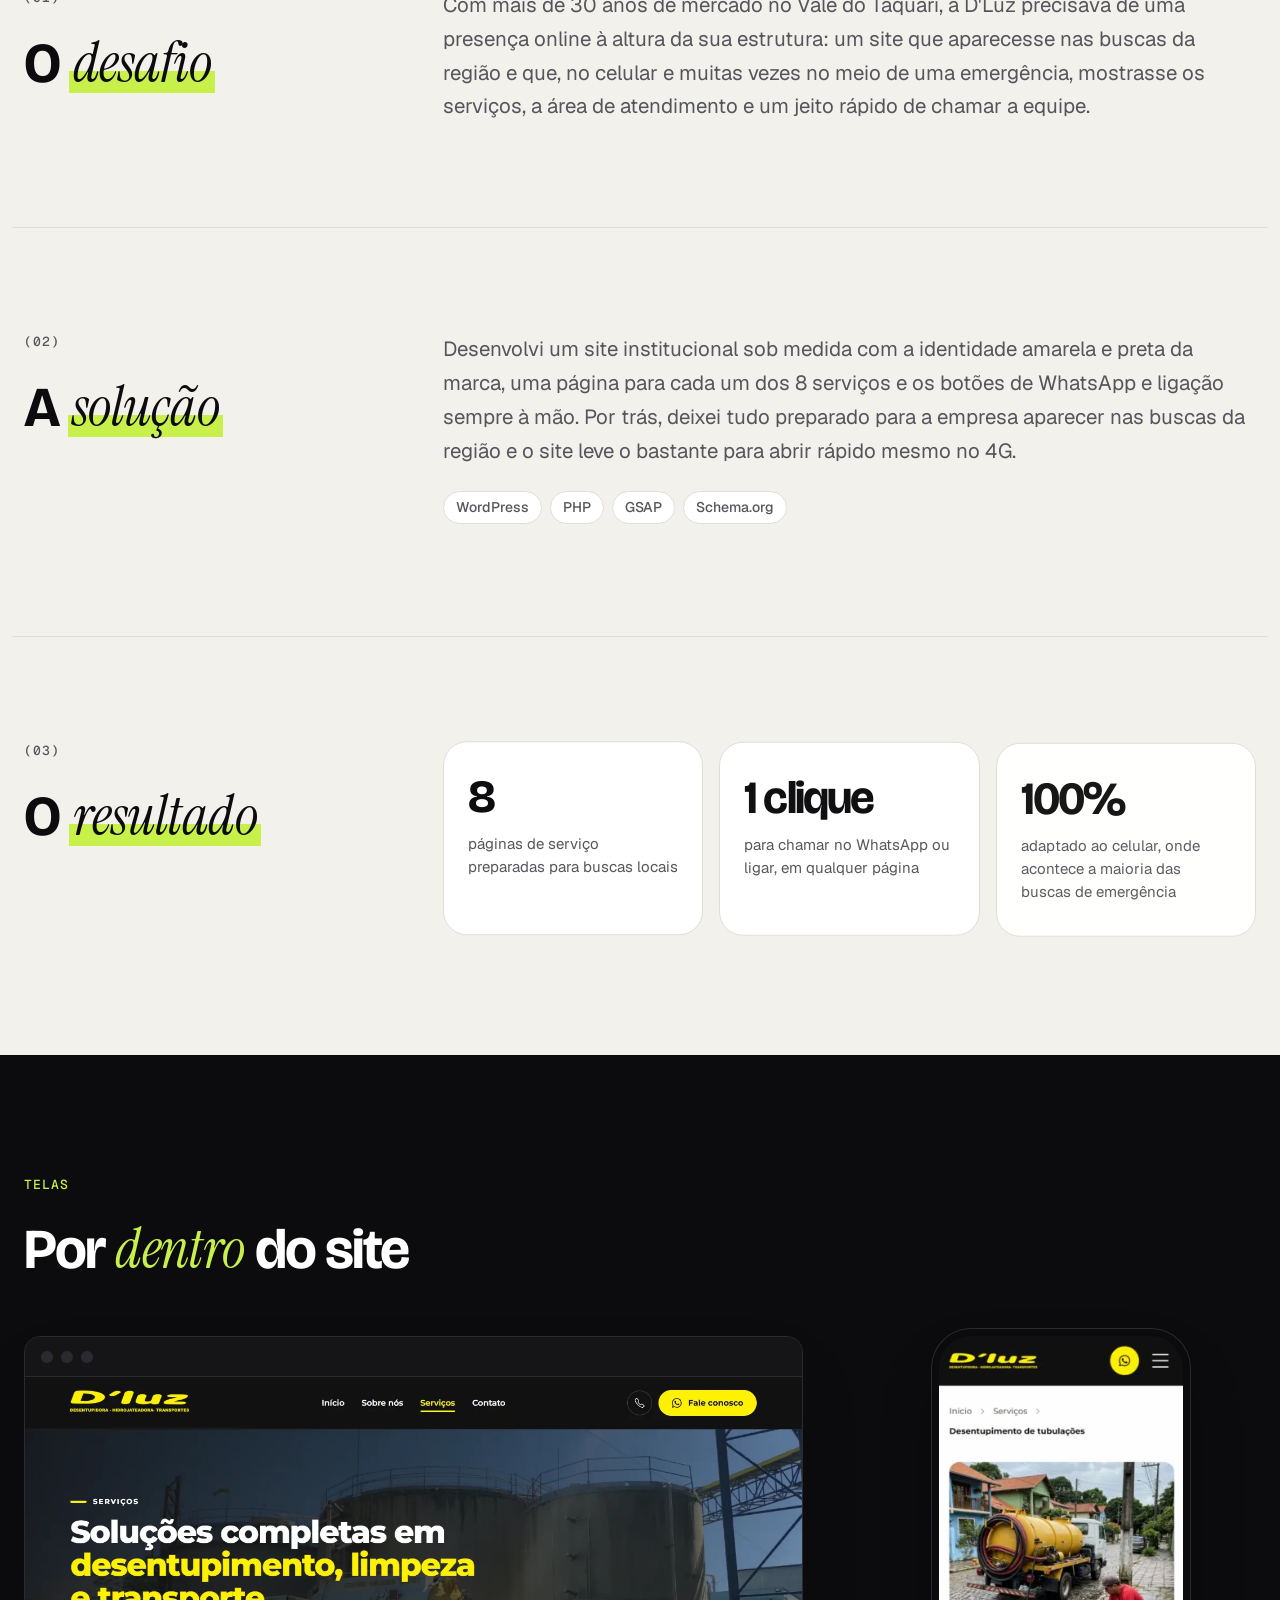
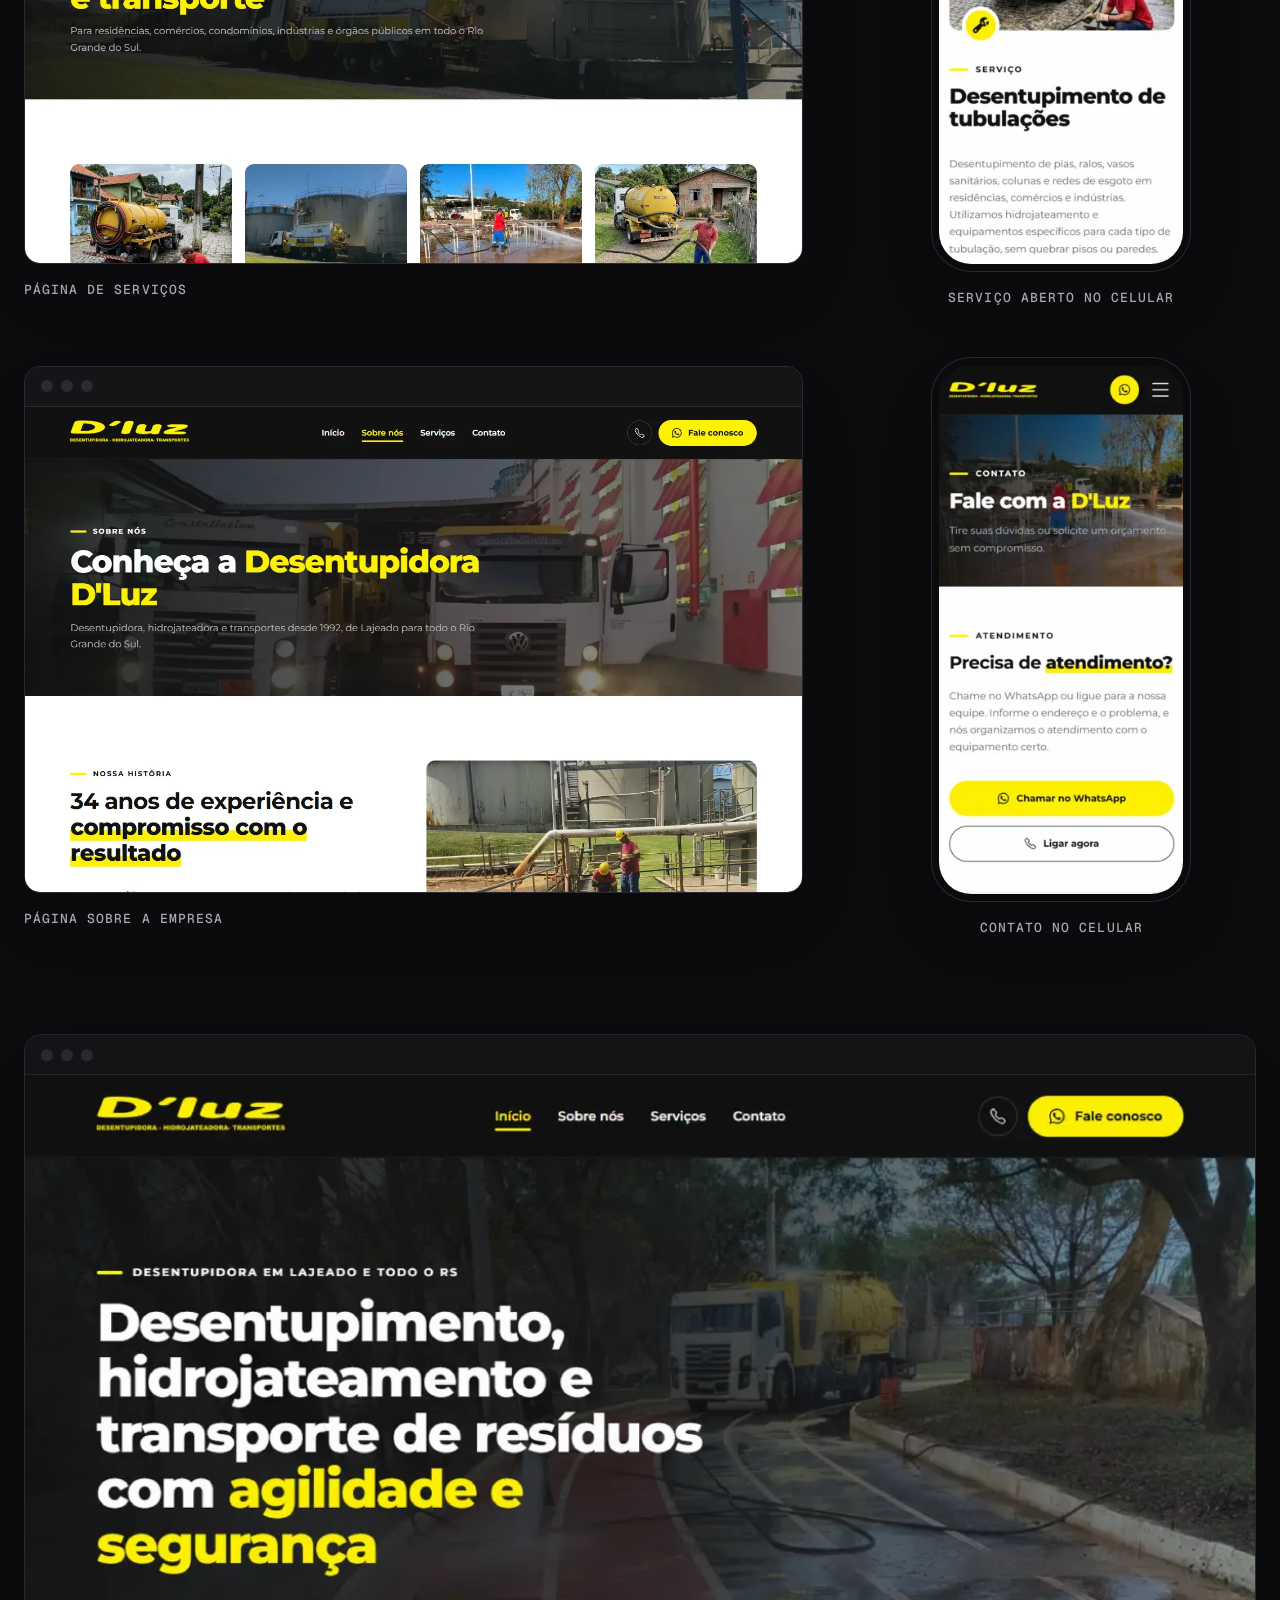
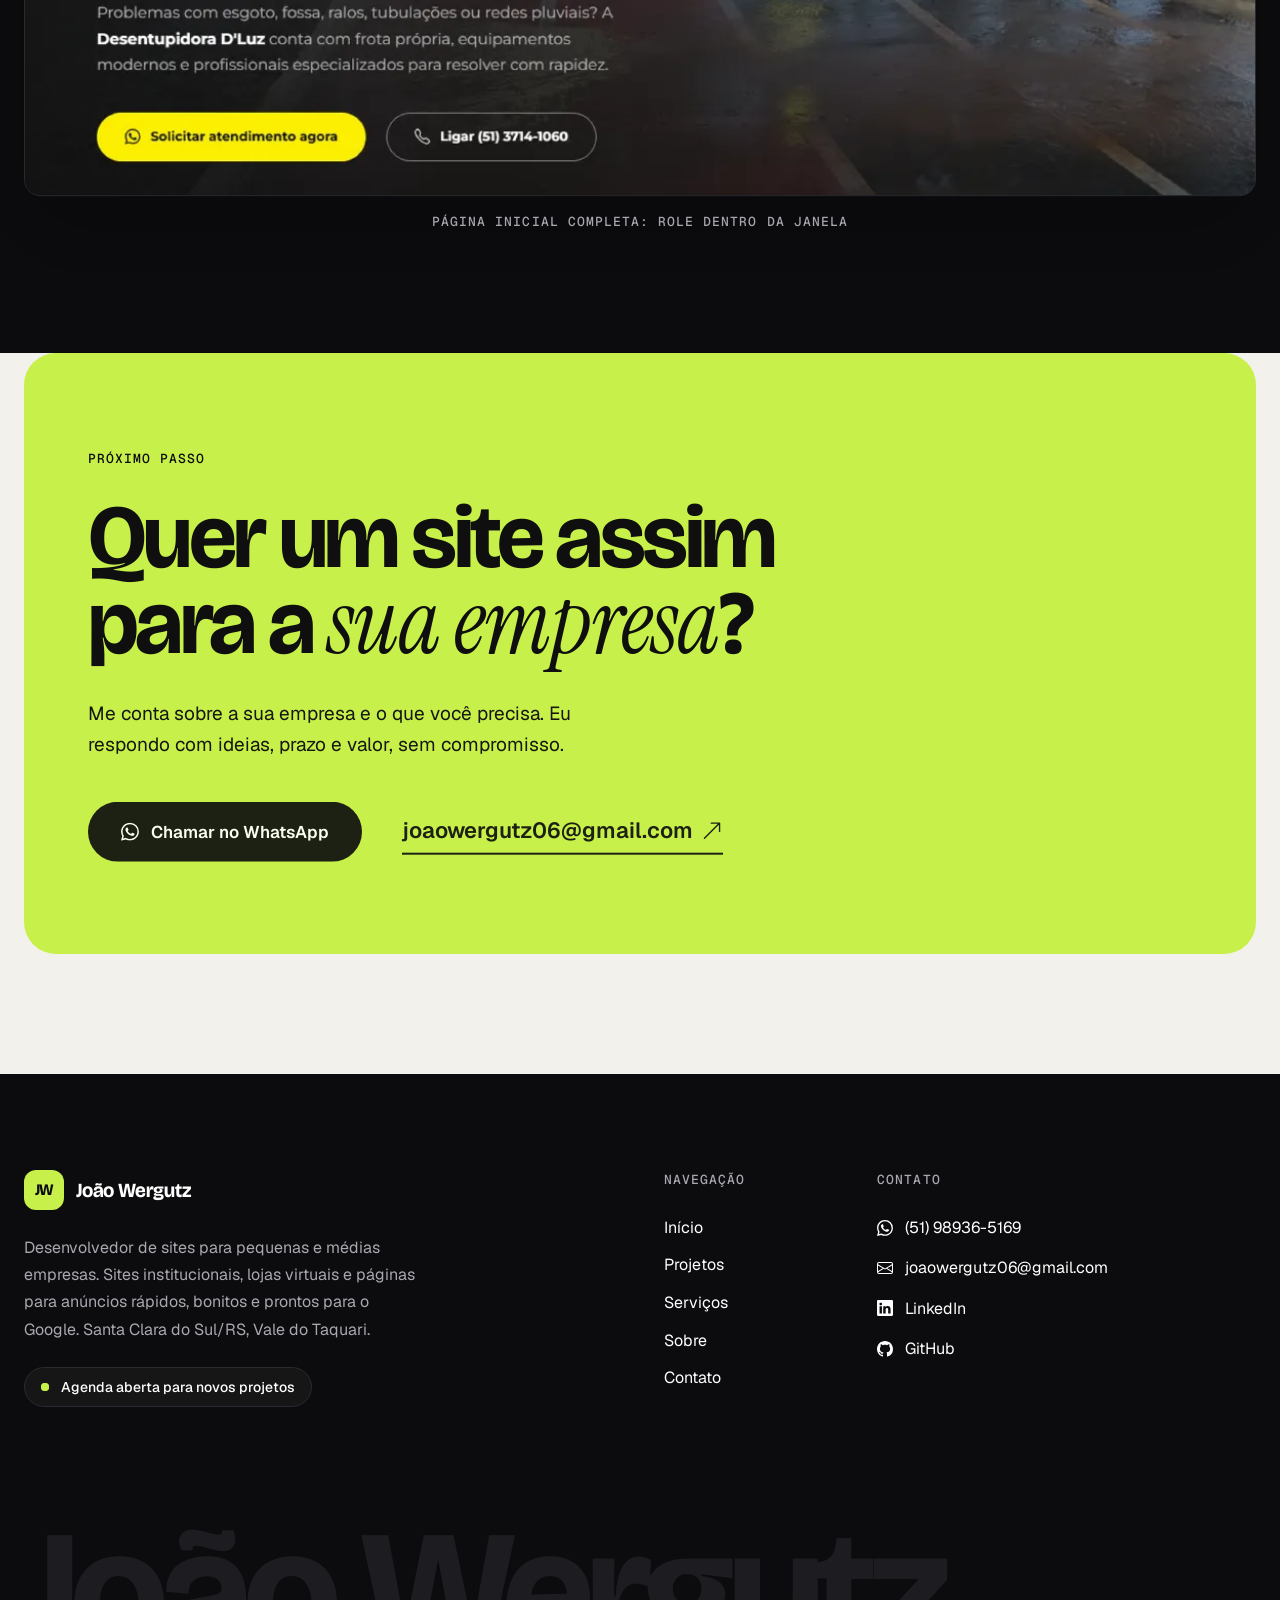
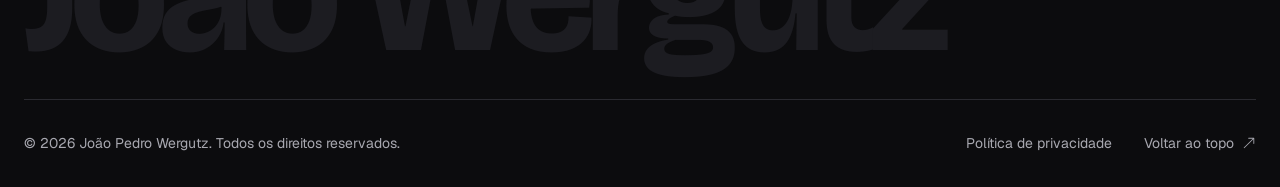
<file: projetos/desentupidora-dluz/index.html>
<!doctype html>
<html lang="pt-BR">

<head>
    <meta charset="UTF-8">
    <meta
        name="viewport"
        content="width=device-width, initial-scale=1"
    >
    <script>
        document.documentElement.classList.add('js');

        /* Elementos animados começam ocultos (sem piscar); se as animações não rodarem em 3s
           (GSAP fora do ar, erro no animations.js), tudo aparece */
        if (!window.matchMedia('(prefers-reduced-motion: reduce)').matches) {
            document.documentElement.classList.add('anime');
            setTimeout(function () {
                if (!window.siteAnime) {
                    document.documentElement.classList.remove('anime');
                }
            }, 3000);
        }
    </script>

    <title>Site Desentupidora D&#8217;Luz · Estudo de caso | João Wergutz</title>
<meta name='robots' content='max-image-preview:large' />
    <meta name="description" content="Site institucional para uma desentupidora com mais de 30 anos em Lajeado/RS: uma página para cada serviço, pronto para aparecer no Google da região e conta…">
    <meta name="author" content="João Pedro Wergutz">
    <meta name="theme-color" content="#0c0c0e">
    <meta property="og:locale" content="pt_BR">
    <meta property="og:type" content="article">
    <meta property="og:site_name" content="João Wergutz">
    <meta property="og:title" content="Site Desentupidora D&#8217;Luz · Estudo de caso | João Wergutz">
    <meta property="og:description" content="Site institucional para uma desentupidora com mais de 30 anos em Lajeado/RS: uma página para cada serviço, pronto para aparecer no Google da região e conta…">
    <meta property="og:url" content="https://joaowergutz.github.io/projetos/desentupidora-dluz/">
    <meta property="og:image" content="https://joaowergutz.github.io/wp-content/themes/joaowergutz/assets/img/projetos/dluz-home-desktop.webp">
    <meta name="twitter:card" content="summary_large_image">
    <meta name="twitter:title" content="Site Desentupidora D&#8217;Luz · Estudo de caso | João Wergutz">
    <meta name="twitter:description" content="Site institucional para uma desentupidora com mais de 30 anos em Lajeado/RS: uma página para cada serviço, pronto para aparecer no Google da região e conta…">
    <meta name="twitter:image" content="https://joaowergutz.github.io/wp-content/themes/joaowergutz/assets/img/projetos/dluz-home-desktop.webp">
        <link rel="icon" type="image/png" sizes="32x32" href="/wp-content/themes/joaowergutz/assets/img/favicon-32.png">
    <link rel="icon" type="image/png" sizes="192x192" href="/wp-content/themes/joaowergutz/assets/img/favicon-192.png">
    <link rel="apple-touch-icon" sizes="180x180" href="/wp-content/themes/joaowergutz/assets/img/apple-touch-icon.png">
    <link rel="preload" href="/wp-content/themes/joaowergutz/assets/fonts/bricolage-grotesque.woff2" as="font" type="font/woff2" crossorigin>
<link rel="preload" href="/wp-content/themes/joaowergutz/assets/fonts/instrument-serif-italic.woff2" as="font" type="font/woff2" crossorigin>
<link rel="preload" href="/wp-content/themes/joaowergutz/assets/fonts/geist.woff2" as="font" type="font/woff2" crossorigin>
<script type="application/ld+json">{"@context":"https://schema.org","@type":"CreativeWork","name":"Desentupidora D’Luz","description":"Site institucional para uma desentupidora com mais de 30 anos em Lajeado/RS: uma página para cada serviço, pronto para aparecer no Google da região e conta…","url":"/projetos/desentupidora-dluz/","image":"/wp-content/themes/joaowergutz/assets/img/projetos/dluz-home-desktop.webp","creator":{"@type":"Person","@id":"/#joao"},"inLanguage":"pt-BR","about":{"@type":"Organization","name":"Desentupidora D'Luz","url":"https://desentupidoradaluz.com.br/"},"keywords":"Site institucional, Aparecer no Google, Site rápido, Contato pelo WhatsApp, WordPress, PHP, GSAP, Schema.org","dateCreated":"2026"}</script>
<script type="application/ld+json">{"@context":"https://schema.org","@type":"BreadcrumbList","itemListElement":[{"@type":"ListItem","position":1,"name":"Início","item":"/"},{"@type":"ListItem","position":2,"name":"Projetos","item":"/projetos/"},{"@type":"ListItem","position":3,"name":"Desentupidora D’Luz","item":"/projetos/desentupidora-dluz/"}]}</script>

<link rel='stylesheet' id='site-main-css' href='/wp-content/themes/joaowergutz/assets/css/main.css?ver=1.3.1' media='all' />
<link rel="canonical" href="https://joaowergutz.github.io/projetos/desentupidora-dluz/" />
</head>

<body class="wp-singular projeto-template-default single single-projeto postid-13 wp-embed-responsive wp-theme-joaowergutz">


<a class="screen-reader-text" href="#conteudo">Pular para o conteúdo</a>

<header class="site-header">
    <div class="container">
        <div class="header-row">
            <a href="/" class="logo" aria-label="João Wergutz, página inicial">
                <span class="logo-marca" aria-hidden="true">JW</span>
                <span class="logo-nome">João Wergutz</span>
            </a>

            <nav class="nav-h d-none d-lg-block" aria-label="Menu principal">
                <ul>
                                            <li>
                            <a
                                href="/"
                                                            >Início</a>
                        </li>
                                            <li>
                            <a
                                href="/projetos/"
                                class="ativo" aria-current="page"                            >Projetos</a>
                        </li>
                                            <li>
                            <a
                                href="/servicos/"
                                                            >Serviços</a>
                        </li>
                                            <li>
                            <a
                                href="/sobre/"
                                                            >Sobre</a>
                        </li>
                                            <li>
                            <a
                                href="/contato/"
                                                            >Contato</a>
                        </li>
                                    </ul>
            </nav>

            <div class="acoes-h">
                <a
                    href="https://wa.me/5551989365169?text=Ol%C3%A1%2C%20Jo%C3%A3o%21%20Vi%20seu%20portf%C3%B3lio%20e%20quero%20conversar%20sobre%20um%20site."
                    target="_blank"
                    rel="noopener"
                    class="botao botao-destaque botao-p botao-h"
                >
                    <i class="bi bi-whatsapp" aria-hidden="true"><svg xmlns="http://www.w3.org/2000/svg" viewBox="0 0 16 16" fill="currentColor" focusable="false"><path d="M13.601 2.326A7.85 7.85 0 0 0 7.994 0C3.627 0 .068 3.558.064 7.926c0 1.399.366 2.76 1.057 3.965L0 16l4.204-1.102a7.9 7.9 0 0 0 3.79.965h.004c4.368 0 7.926-3.558 7.93-7.93A7.9 7.9 0 0 0 13.6 2.326zM7.994 14.521a6.6 6.6 0 0 1-3.356-.92l-.24-.144-2.494.654.666-2.433-.156-.251a6.56 6.56 0 0 1-1.007-3.505c0-3.626 2.957-6.584 6.591-6.584a6.56 6.56 0 0 1 4.66 1.931 6.56 6.56 0 0 1 1.928 4.66c-.004 3.639-2.961 6.592-6.592 6.592m3.615-4.934c-.197-.099-1.17-.578-1.353-.646-.182-.065-.315-.099-.445.099-.133.197-.513.646-.627.775-.114.133-.232.148-.43.05-.197-.1-.836-.308-1.592-.985-.59-.525-.985-1.175-1.103-1.372-.114-.198-.011-.304.088-.403.087-.088.197-.232.296-.346.1-.114.133-.198.198-.33.065-.134.034-.248-.015-.347-.05-.099-.445-1.076-.612-1.47-.16-.389-.323-.335-.445-.34-.114-.007-.247-.007-.38-.007a.73.73 0 0 0-.529.247c-.182.198-.691.677-.691 1.654s.71 1.916.81 2.049c.098.133 1.394 2.132 3.383 2.992.47.205.84.326 1.129.418.475.152.904.129 1.246.08.38-.058 1.171-.48 1.338-.943.164-.464.164-.86.114-.943-.049-.084-.182-.133-.38-.232"/></svg></i>                    <span>Vamos conversar</span>
                </a>

                <a
                    href="https://wa.me/5551989365169?text=Ol%C3%A1%2C%20Jo%C3%A3o%21%20Vi%20seu%20portf%C3%B3lio%20e%20quero%20conversar%20sobre%20um%20site."
                    target="_blank"
                    rel="noopener"
                    class="icone-h d-lg-none"
                    aria-label="Falar com João pelo WhatsApp"
                >
                    <i class="bi bi-whatsapp" aria-hidden="true"><svg xmlns="http://www.w3.org/2000/svg" viewBox="0 0 16 16" fill="currentColor" focusable="false"><path d="M13.601 2.326A7.85 7.85 0 0 0 7.994 0C3.627 0 .068 3.558.064 7.926c0 1.399.366 2.76 1.057 3.965L0 16l4.204-1.102a7.9 7.9 0 0 0 3.79.965h.004c4.368 0 7.926-3.558 7.93-7.93A7.9 7.9 0 0 0 13.6 2.326zM7.994 14.521a6.6 6.6 0 0 1-3.356-.92l-.24-.144-2.494.654.666-2.433-.156-.251a6.56 6.56 0 0 1-1.007-3.505c0-3.626 2.957-6.584 6.591-6.584a6.56 6.56 0 0 1 4.66 1.931 6.56 6.56 0 0 1 1.928 4.66c-.004 3.639-2.961 6.592-6.592 6.592m3.615-4.934c-.197-.099-1.17-.578-1.353-.646-.182-.065-.315-.099-.445.099-.133.197-.513.646-.627.775-.114.133-.232.148-.43.05-.197-.1-.836-.308-1.592-.985-.59-.525-.985-1.175-1.103-1.372-.114-.198-.011-.304.088-.403.087-.088.197-.232.296-.346.1-.114.133-.198.198-.33.065-.134.034-.248-.015-.347-.05-.099-.445-1.076-.612-1.47-.16-.389-.323-.335-.445-.34-.114-.007-.247-.007-.38-.007a.73.73 0 0 0-.529.247c-.182.198-.691.677-.691 1.654s.71 1.916.81 2.049c.098.133 1.394 2.132 3.383 2.992.47.205.84.326 1.129.418.475.152.904.129 1.246.08.38-.058 1.171-.48 1.338-.943.164-.464.164-.86.114-.943-.049-.084-.182-.133-.38-.232"/></svg></i>                </a>

                <button
                    class="menu-toggle d-lg-none"
                    type="button"
                    aria-controls="menu-mobile"
                    aria-expanded="false"
                    aria-label="Abrir menu"
                >
                    <span></span>
                    <span></span>
                </button>
            </div>
        </div>
    </div>
</header>

<div class="menu-mobile" id="menu-mobile" data-lenis-prevent hidden>
    <nav aria-label="Menu mobile">
        <ul>
                            <li>
                    <a
                        href="/"
                                            >
                        <span class="rotulo">01</span>
                        Início                    </a>
                </li>
                            <li>
                    <a
                        href="/projetos/"
                        aria-current="page"                    >
                        <span class="rotulo">02</span>
                        Projetos                    </a>
                </li>
                            <li>
                    <a
                        href="/servicos/"
                                            >
                        <span class="rotulo">03</span>
                        Serviços                    </a>
                </li>
                            <li>
                    <a
                        href="/sobre/"
                                            >
                        <span class="rotulo">04</span>
                        Sobre                    </a>
                </li>
                            <li>
                    <a
                        href="/contato/"
                                            >
                        <span class="rotulo">05</span>
                        Contato                    </a>
                </li>
                    </ul>
    </nav>

    <div class="menu-mobile-rodape">
        <a
            href="https://wa.me/5551989365169?text=Ol%C3%A1%2C%20Jo%C3%A3o%21%20Vi%20seu%20portf%C3%B3lio%20e%20quero%20conversar%20sobre%20um%20site."
            target="_blank"
            rel="noopener"
            class="botao botao-destaque"
        >
            <i class="bi bi-whatsapp" aria-hidden="true"><svg xmlns="http://www.w3.org/2000/svg" viewBox="0 0 16 16" fill="currentColor" focusable="false"><path d="M13.601 2.326A7.85 7.85 0 0 0 7.994 0C3.627 0 .068 3.558.064 7.926c0 1.399.366 2.76 1.057 3.965L0 16l4.204-1.102a7.9 7.9 0 0 0 3.79.965h.004c4.368 0 7.926-3.558 7.93-7.93A7.9 7.9 0 0 0 13.6 2.326zM7.994 14.521a6.6 6.6 0 0 1-3.356-.92l-.24-.144-2.494.654.666-2.433-.156-.251a6.56 6.56 0 0 1-1.007-3.505c0-3.626 2.957-6.584 6.591-6.584a6.56 6.56 0 0 1 4.66 1.931 6.56 6.56 0 0 1 1.928 4.66c-.004 3.639-2.961 6.592-6.592 6.592m3.615-4.934c-.197-.099-1.17-.578-1.353-.646-.182-.065-.315-.099-.445.099-.133.197-.513.646-.627.775-.114.133-.232.148-.43.05-.197-.1-.836-.308-1.592-.985-.59-.525-.985-1.175-1.103-1.372-.114-.198-.011-.304.088-.403.087-.088.197-.232.296-.346.1-.114.133-.198.198-.33.065-.134.034-.248-.015-.347-.05-.099-.445-1.076-.612-1.47-.16-.389-.323-.335-.445-.34-.114-.007-.247-.007-.38-.007a.73.73 0 0 0-.529.247c-.182.198-.691.677-.691 1.654s.71 1.916.81 2.049c.098.133 1.394 2.132 3.383 2.992.47.205.84.326 1.129.418.475.152.904.129 1.246.08.38-.058 1.171-.48 1.338-.943.164-.464.164-.86.114-.943-.049-.084-.182-.133-.38-.232"/></svg></i>            <span>Falar no WhatsApp</span>
        </a>
        <a href="mailto:joaowergutz06@gmail.com" class="menu-mobile-email">
            joaowergutz06@gmail.com        </a>
    </div>
</div>

<main id="conteudo" tabindex="-1">

    <section class="page-hero projeto-hero">
        <div class="page-hero-brilho" aria-hidden="true"></div>
        <div class="container">
            <nav class="breadcrumb" aria-label="Você está em" data-anime>
                <a href="/projetos/">Projetos</a>
                <span aria-hidden="true">/</span>
                <span aria-current="page">Desentupidora D&#8217;Luz</span>
            </nav>

            <h1 class="page-hero-titulo" data-anime>Desentupidora D&#8217;Luz</h1>
            <p class="page-hero-texto" data-anime>Site institucional para uma desentupidora com mais de 30 anos em Lajeado/RS: uma página para cada serviço, pronto para aparecer no Google da região e contato pelo WhatsApp em um clique.</p>

            <dl class="projeto-ficha" data-anime>
                                    <div><dt>Segmento</dt><dd>Saneamento e serviços</dd></div>
                                                    <div><dt>Local</dt><dd>Lajeado/RS</dd></div>
                                                    <div><dt>Ano</dt><dd>2026</dd></div>
                                                    <div><dt>Entregas</dt><dd>Site institucional, Aparecer no Google, Site rápido, Contato pelo WhatsApp</dd></div>
                            </dl>

                            <a href="https://desentupidoradaluz.com.br/" target="_blank" rel="noopener" class="botao botao-destaque" data-anime>
                    <span>Visitar o site</span>
                    <i class="bi bi-arrow-up-right" aria-hidden="true"><svg xmlns="http://www.w3.org/2000/svg" viewBox="0 0 16 16" fill="currentColor" focusable="false"><path fill-rule="evenodd" d="M14 2.5a.5.5 0 0 0-.5-.5h-6a.5.5 0 0 0 0 1h4.793L2.146 13.146a.5.5 0 0 0 .708.708L13 3.707V8.5a.5.5 0 0 0 1 0z"/></svg></i>                    <span class="screen-reader-text">(abre em nova aba)</span>
                </a>
                    </div>
    </section>

            <div class="projeto-capa">
            <div class="container">
                <div class="mockup-navegador mockup-navegador-g">
                    <div class="mockup-barra">
                        <span></span><span></span><span></span>
                                                    <p class="mockup-url">desentupidoradaluz.com.br</p>
                                            </div>
                    <img
                        src="/wp-content/themes/joaowergutz/assets/img/projetos/dluz-home-desktop.webp"
                        srcset="/wp-content/themes/joaowergutz/assets/img/projetos/dluz-home-desktop-480.webp 480w, /wp-content/themes/joaowergutz/assets/img/projetos/dluz-home-desktop-720.webp 720w, /wp-content/themes/joaowergutz/assets/img/projetos/dluz-home-desktop-card.webp 800w, /wp-content/themes/joaowergutz/assets/img/projetos/dluz-home-desktop.webp 1440w"
                        sizes="(min-width: 1320px) 1272px, calc(100vw - 48px)"
                        alt="Página inicial do site Desentupidora D&#039;Luz no computador"
                        width="1440"
                        height="900"
                        fetchpriority="high"
                    >
                </div>
            </div>
        </div>
    
    <section class="secao projeto-caso">
        <div class="container">
                            <div class="row g-4 projeto-bloco">
                    <div class="col-lg-4">
                        <p class="rotulo rotulo-escuro" data-anime>(01)</p>
                        <h2 class="titulo" data-anime>O <em>desafio</em></h2>
                    </div>
                    <div class="col-lg-8">
                        <p class="texto texto-g" data-anime>Com mais de 30 anos de mercado no Vale do Taquari, a D&#039;Luz precisava de uma presença online à altura da sua estrutura: um site que aparecesse nas buscas da região e que, no celular e muitas vezes no meio de uma emergência, mostrasse os serviços, a área de atendimento e um jeito rápido de chamar a equipe.</p>
                    </div>
                </div>
            
                            <div class="row g-4 projeto-bloco">
                    <div class="col-lg-4">
                        <p class="rotulo rotulo-escuro" data-anime>(02)</p>
                        <h2 class="titulo" data-anime>A <em>solução</em></h2>
                    </div>
                    <div class="col-lg-8">
                        <p class="texto texto-g" data-anime>Desenvolvi um site institucional sob medida com a identidade amarela e preta da marca, uma página para cada um dos 8 serviços e os botões de WhatsApp e ligação sempre à mão. Por trás, deixei tudo preparado para a empresa aparecer nas buscas da região e o site leve o bastante para abrir rápido mesmo no 4G.</p>

                                                    <ul class="tags" aria-label="Tecnologias" data-anime>
                                                                    <li>WordPress</li>
                                                                    <li>PHP</li>
                                                                    <li>GSAP</li>
                                                                    <li>Schema.org</li>
                                                            </ul>
                                            </div>
                </div>
            
            
                            <div class="row g-4 projeto-bloco">
                    <div class="col-lg-4">
                        <p class="rotulo rotulo-escuro" data-anime>(03)</p>
                        <h2 class="titulo" data-anime>O <em>resultado</em></h2>
                    </div>
                    <div class="col-lg-8">
                        <ul class="lista-resultados">
                                                            <li data-anime>
                                    <strong>8</strong>
                                    <span>páginas de serviço preparadas para buscas locais</span>
                                </li>
                                                            <li data-anime>
                                    <strong>1 clique</strong>
                                    <span>para chamar no WhatsApp ou ligar, em qualquer página</span>
                                </li>
                                                            <li data-anime>
                                    <strong>100%</strong>
                                    <span>adaptado ao celular, onde acontece a maioria das buscas de emergência</span>
                                </li>
                                                    </ul>
                    </div>
                </div>
                    </div>
    </section>

            <section class="secao projeto-galeria" aria-labelledby="galeria-titulo">
            <div class="container">
                <p class="rotulo" data-anime>Telas</p>
                <h2 class="titulo titulo-claro" id="galeria-titulo" data-anime>Por <em>dentro</em> do site</h2>

                <div class="galeria">
                                            <figure class="galeria-item galeria-desktop" data-anime>
                                                            <div class="mockup-navegador">
                                    <div class="mockup-barra"><span></span><span></span><span></span></div>
                                    <img src="/wp-content/themes/joaowergutz/assets/img/projetos/dluz-servicos-desktop.webp" srcset="/wp-content/themes/joaowergutz/assets/img/projetos/dluz-servicos-desktop-720.webp 720w, /wp-content/themes/joaowergutz/assets/img/projetos/dluz-servicos-desktop.webp 1440w" sizes="(min-width: 992px) 800px, calc(100vw - 48px)" alt="Página de serviços do site Desentupidora D&#039;Luz" width="1440" height="900" loading="lazy">
                                </div>
                                                        <figcaption>Página de serviços</figcaption>
                        </figure>
                                            <figure class="galeria-item galeria-mobile" data-anime>
                                                            <div class="mockup-celular">
                                    <img src="/wp-content/themes/joaowergutz/assets/img/projetos/dluz-servico-mobile.webp" srcset="/wp-content/themes/joaowergutz/assets/img/projetos/dluz-servico-mobile-300.webp 300w, /wp-content/themes/joaowergutz/assets/img/projetos/dluz-servico-mobile.webp 600w" sizes="260px" alt="Serviço aberto no celular do site Desentupidora D&#039;Luz" width="600" height="1298" loading="lazy">
                                </div>
                                                        <figcaption>Serviço aberto no celular</figcaption>
                        </figure>
                                            <figure class="galeria-item galeria-desktop" data-anime>
                                                            <div class="mockup-navegador">
                                    <div class="mockup-barra"><span></span><span></span><span></span></div>
                                    <img src="/wp-content/themes/joaowergutz/assets/img/projetos/dluz-sobre-desktop.webp" srcset="/wp-content/themes/joaowergutz/assets/img/projetos/dluz-sobre-desktop-720.webp 720w, /wp-content/themes/joaowergutz/assets/img/projetos/dluz-sobre-desktop.webp 1440w" sizes="(min-width: 992px) 800px, calc(100vw - 48px)" alt="Página sobre a empresa do site Desentupidora D&#039;Luz" width="1440" height="900" loading="lazy">
                                </div>
                                                        <figcaption>Página sobre a empresa</figcaption>
                        </figure>
                                            <figure class="galeria-item galeria-mobile" data-anime>
                                                            <div class="mockup-celular">
                                    <img src="/wp-content/themes/joaowergutz/assets/img/projetos/dluz-contato-mobile.webp" srcset="/wp-content/themes/joaowergutz/assets/img/projetos/dluz-contato-mobile-300.webp 300w, /wp-content/themes/joaowergutz/assets/img/projetos/dluz-contato-mobile.webp 600w" sizes="260px" alt="Contato no celular do site Desentupidora D&#039;Luz" width="600" height="1298" loading="lazy">
                                </div>
                                                        <figcaption>Contato no celular</figcaption>
                        </figure>
                                    </div>

                                    <figure class="pagina-inteira" data-anime>
                        <div class="mockup-navegador">
                            <div class="mockup-barra"><span></span><span></span><span></span></div>
                            <div class="pagina-inteira-janela" tabindex="0" role="region" aria-label="Página inicial completa, role dentro da janela" data-lenis-prevent>
                                <img src="/wp-content/themes/joaowergutz/assets/img/projetos/dluz-home-full.webp" alt="Página inicial completa do site Desentupidora D&#039;Luz" width="1200" height="6046" loading="lazy">
                            </div>
                        </div>
                        <figcaption>Página inicial completa: role dentro da janela</figcaption>
                    </figure>
                            </div>
        </section>
    
    
    <section class="cta" aria-labelledby="cta-titulo">
    <div class="container">
        <div class="cta-caixa">
            <p class="rotulo" data-anime>Próximo passo</p>
            <h2 class="cta-titulo" id="cta-titulo" data-anime>Quer um site assim para a <em>sua empresa</em>?</h2>
            <p class="cta-texto" data-anime>Me conta sobre a sua empresa e o que você precisa. Eu respondo com ideias, prazo e valor, sem compromisso.</p>

            <div class="cta-botoes" data-anime>
                <a href="https://wa.me/5551989365169?text=Ol%C3%A1%2C%20Jo%C3%A3o%21%20Vi%20seu%20portf%C3%B3lio%20e%20quero%20conversar%20sobre%20um%20site." target="_blank" rel="noopener" class="botao botao-escuro botao-g">
                    <i class="bi bi-whatsapp" aria-hidden="true"><svg xmlns="http://www.w3.org/2000/svg" viewBox="0 0 16 16" fill="currentColor" focusable="false"><path d="M13.601 2.326A7.85 7.85 0 0 0 7.994 0C3.627 0 .068 3.558.064 7.926c0 1.399.366 2.76 1.057 3.965L0 16l4.204-1.102a7.9 7.9 0 0 0 3.79.965h.004c4.368 0 7.926-3.558 7.93-7.93A7.9 7.9 0 0 0 13.6 2.326zM7.994 14.521a6.6 6.6 0 0 1-3.356-.92l-.24-.144-2.494.654.666-2.433-.156-.251a6.56 6.56 0 0 1-1.007-3.505c0-3.626 2.957-6.584 6.591-6.584a6.56 6.56 0 0 1 4.66 1.931 6.56 6.56 0 0 1 1.928 4.66c-.004 3.639-2.961 6.592-6.592 6.592m3.615-4.934c-.197-.099-1.17-.578-1.353-.646-.182-.065-.315-.099-.445.099-.133.197-.513.646-.627.775-.114.133-.232.148-.43.05-.197-.1-.836-.308-1.592-.985-.59-.525-.985-1.175-1.103-1.372-.114-.198-.011-.304.088-.403.087-.088.197-.232.296-.346.1-.114.133-.198.198-.33.065-.134.034-.248-.015-.347-.05-.099-.445-1.076-.612-1.47-.16-.389-.323-.335-.445-.34-.114-.007-.247-.007-.38-.007a.73.73 0 0 0-.529.247c-.182.198-.691.677-.691 1.654s.71 1.916.81 2.049c.098.133 1.394 2.132 3.383 2.992.47.205.84.326 1.129.418.475.152.904.129 1.246.08.38-.058 1.171-.48 1.338-.943.164-.464.164-.86.114-.943-.049-.084-.182-.133-.38-.232"/></svg></i>                    <span>Chamar no WhatsApp</span>
                </a>
                <a href="mailto:joaowergutz06@gmail.com" class="cta-email">
                    joaowergutz06@gmail.com                    <i class="bi bi-arrow-up-right" aria-hidden="true"><svg xmlns="http://www.w3.org/2000/svg" viewBox="0 0 16 16" fill="currentColor" focusable="false"><path fill-rule="evenodd" d="M14 2.5a.5.5 0 0 0-.5-.5h-6a.5.5 0 0 0 0 1h4.793L2.146 13.146a.5.5 0 0 0 .708.708L13 3.707V8.5a.5.5 0 0 0 1 0z"/></svg></i>                </a>
            </div>
        </div>
    </div>
</section>
</main>

<footer class="site-footer">
    <div class="container">
        <div class="row footer-topo g-5">
            <div class="col-lg-5">
                <a href="/" class="logo" aria-label="João Wergutz, página inicial">
                    <span class="logo-marca" aria-hidden="true">JW</span>
                    <span class="logo-nome">João Wergutz</span>
                </a>
                <p class="texto texto-c footer-sobre">
                    Desenvolvedor de sites para pequenas e médias empresas. Sites institucionais, lojas virtuais e páginas para anúncios
                    rápidos, bonitos e prontos para o Google. Santa Clara do Sul/RS, Vale do Taquari.
                </p>
                <p class="selo-disponivel">
                    <span class="ponto" aria-hidden="true"></span>
                    Agenda aberta para novos projetos
                </p>
            </div>

            <div class="col-6 col-lg-2 offset-lg-1">
                <h2 class="footer-titulo">Navegação</h2>
                <nav class="footer-menu" aria-label="Menu do rodapé">
                    <ul>
                                                    <li>
                                <a href="/">Início</a>
                            </li>
                                                    <li>
                                <a href="/projetos/">Projetos</a>
                            </li>
                                                    <li>
                                <a href="/servicos/">Serviços</a>
                            </li>
                                                    <li>
                                <a href="/sobre/">Sobre</a>
                            </li>
                                                    <li>
                                <a href="/contato/">Contato</a>
                            </li>
                                            </ul>
                </nav>
            </div>

            <div class="col-6 col-lg-4">
                <h2 class="footer-titulo">Contato</h2>
                <ul class="footer-contatos">
                    <li>
                        <a href="https://wa.me/5551989365169?text=Ol%C3%A1%2C%20Jo%C3%A3o%21%20Vi%20seu%20portf%C3%B3lio%20e%20quero%20conversar%20sobre%20um%20site." target="_blank" rel="noopener">
                            <i class="bi bi-whatsapp" aria-hidden="true"><svg xmlns="http://www.w3.org/2000/svg" viewBox="0 0 16 16" fill="currentColor" focusable="false"><path d="M13.601 2.326A7.85 7.85 0 0 0 7.994 0C3.627 0 .068 3.558.064 7.926c0 1.399.366 2.76 1.057 3.965L0 16l4.204-1.102a7.9 7.9 0 0 0 3.79.965h.004c4.368 0 7.926-3.558 7.93-7.93A7.9 7.9 0 0 0 13.6 2.326zM7.994 14.521a6.6 6.6 0 0 1-3.356-.92l-.24-.144-2.494.654.666-2.433-.156-.251a6.56 6.56 0 0 1-1.007-3.505c0-3.626 2.957-6.584 6.591-6.584a6.56 6.56 0 0 1 4.66 1.931 6.56 6.56 0 0 1 1.928 4.66c-.004 3.639-2.961 6.592-6.592 6.592m3.615-4.934c-.197-.099-1.17-.578-1.353-.646-.182-.065-.315-.099-.445.099-.133.197-.513.646-.627.775-.114.133-.232.148-.43.05-.197-.1-.836-.308-1.592-.985-.59-.525-.985-1.175-1.103-1.372-.114-.198-.011-.304.088-.403.087-.088.197-.232.296-.346.1-.114.133-.198.198-.33.065-.134.034-.248-.015-.347-.05-.099-.445-1.076-.612-1.47-.16-.389-.323-.335-.445-.34-.114-.007-.247-.007-.38-.007a.73.73 0 0 0-.529.247c-.182.198-.691.677-.691 1.654s.71 1.916.81 2.049c.098.133 1.394 2.132 3.383 2.992.47.205.84.326 1.129.418.475.152.904.129 1.246.08.38-.058 1.171-.48 1.338-.943.164-.464.164-.86.114-.943-.049-.084-.182-.133-.38-.232"/></svg></i>                            <span>(51) 98936-5169</span>
                        </a>
                    </li>
                    <li>
                        <a href="mailto:joaowergutz06@gmail.com">
                            <i class="bi bi-envelope" aria-hidden="true"><svg xmlns="http://www.w3.org/2000/svg" viewBox="0 0 16 16" fill="currentColor" focusable="false"><path d="M0 4a2 2 0 0 1 2-2h12a2 2 0 0 1 2 2v8a2 2 0 0 1-2 2H2a2 2 0 0 1-2-2zm2-1a1 1 0 0 0-1 1v.217l7 4.2 7-4.2V4a1 1 0 0 0-1-1zm13 2.383-4.708 2.825L15 11.105zm-.034 6.876-5.64-3.471L8 9.583l-1.326-.795-5.64 3.47A1 1 0 0 0 2 13h12a1 1 0 0 0 .966-.741M1 11.105l4.708-2.897L1 5.383z"/></svg></i>                            <span>joaowergutz06@gmail.com</span>
                        </a>
                    </li>
                    <li>
                        <a href="https://www.linkedin.com/in/jo%C3%A3o-pedro-wergutz-27a6013b9/" target="_blank" rel="noopener">
                            <i class="bi bi-linkedin" aria-hidden="true"><svg xmlns="http://www.w3.org/2000/svg" viewBox="0 0 16 16" fill="currentColor" focusable="false"><path d="M0 1.146C0 .513.526 0 1.175 0h13.65C15.474 0 16 .513 16 1.146v13.708c0 .633-.526 1.146-1.175 1.146H1.175C.526 16 0 15.487 0 14.854zm4.943 12.248V6.169H2.542v7.225zm-1.2-8.212c.837 0 1.358-.554 1.358-1.248-.015-.709-.52-1.248-1.342-1.248S2.4 3.226 2.4 3.934c0 .694.521 1.248 1.327 1.248zm4.908 8.212V9.359c0-.216.016-.432.08-.586.173-.431.568-.878 1.232-.878.869 0 1.216.662 1.216 1.634v3.865h2.401V9.25c0-2.22-1.184-3.252-2.764-3.252-1.274 0-1.845.7-2.165 1.193v.025h-.016l.016-.025V6.169h-2.4c.03.678 0 7.225 0 7.225z"/></svg></i>                            <span>LinkedIn</span>
                        </a>
                    </li>
                    <li>
                        <a href="https://github.com/joaowergutz" target="_blank" rel="noopener">
                            <i class="bi bi-github" aria-hidden="true"><svg xmlns="http://www.w3.org/2000/svg" viewBox="0 0 16 16" fill="currentColor" focusable="false"><path d="M8 0C3.58 0 0 3.58 0 8c0 3.54 2.29 6.53 5.47 7.59.4.07.55-.17.55-.38 0-.19-.01-.82-.01-1.49-2.01.37-2.53-.49-2.69-.94-.09-.23-.48-.94-.82-1.13-.28-.15-.68-.52-.01-.53.63-.01 1.08.58 1.23.82.72 1.21 1.87.87 2.33.66.07-.52.28-.87.51-1.07-1.78-.2-3.64-.89-3.64-3.95 0-.87.31-1.59.82-2.15-.08-.2-.36-1.02.08-2.12 0 0 .67-.21 2.2.82.64-.18 1.32-.27 2-.27s1.36.09 2 .27c1.53-1.04 2.2-.82 2.2-.82.44 1.1.16 1.92.08 2.12.51.56.82 1.27.82 2.15 0 3.07-1.87 3.75-3.65 3.95.29.25.54.73.54 1.48 0 1.07-.01 1.93-.01 2.2 0 .21.15.46.55.38A8.01 8.01 0 0 0 16 8c0-4.42-3.58-8-8-8"/></svg></i>                            <span>GitHub</span>
                        </a>
                    </li>
                </ul>
            </div>
        </div>

        <div class="footer-gigante" data-texto="João Wergutz" aria-hidden="true"></div>

        <div class="footer-base">
            <p>© 2026 João Pedro Wergutz. Todos os direitos reservados.</p>
            <a href="/politica-de-privacidade/">Política de privacidade</a>
            <a href="#conteudo" class="topo">Voltar ao topo <i class="bi bi-arrow-up-right" aria-hidden="true"><svg xmlns="http://www.w3.org/2000/svg" viewBox="0 0 16 16" fill="currentColor" focusable="false"><path fill-rule="evenodd" d="M14 2.5a.5.5 0 0 0-.5-.5h-6a.5.5 0 0 0 0 1h4.793L2.146 13.146a.5.5 0 0 0 .708.708L13 3.707V8.5a.5.5 0 0 0 1 0z"/></svg></i></a>
        </div>
    </div>
</footer>

<nav class="barra-contato" aria-label="Contato rápido">
    <a href="https://wa.me/5551989365169?text=Ol%C3%A1%2C%20Jo%C3%A3o%21%20Vi%20seu%20portf%C3%B3lio%20e%20quero%20conversar%20sobre%20um%20site." target="_blank" rel="noopener" class="botao botao-destaque">
        <i class="bi bi-whatsapp" aria-hidden="true"><svg xmlns="http://www.w3.org/2000/svg" viewBox="0 0 16 16" fill="currentColor" focusable="false"><path d="M13.601 2.326A7.85 7.85 0 0 0 7.994 0C3.627 0 .068 3.558.064 7.926c0 1.399.366 2.76 1.057 3.965L0 16l4.204-1.102a7.9 7.9 0 0 0 3.79.965h.004c4.368 0 7.926-3.558 7.93-7.93A7.9 7.9 0 0 0 13.6 2.326zM7.994 14.521a6.6 6.6 0 0 1-3.356-.92l-.24-.144-2.494.654.666-2.433-.156-.251a6.56 6.56 0 0 1-1.007-3.505c0-3.626 2.957-6.584 6.591-6.584a6.56 6.56 0 0 1 4.66 1.931 6.56 6.56 0 0 1 1.928 4.66c-.004 3.639-2.961 6.592-6.592 6.592m3.615-4.934c-.197-.099-1.17-.578-1.353-.646-.182-.065-.315-.099-.445.099-.133.197-.513.646-.627.775-.114.133-.232.148-.43.05-.197-.1-.836-.308-1.592-.985-.59-.525-.985-1.175-1.103-1.372-.114-.198-.011-.304.088-.403.087-.088.197-.232.296-.346.1-.114.133-.198.198-.33.065-.134.034-.248-.015-.347-.05-.099-.445-1.076-.612-1.47-.16-.389-.323-.335-.445-.34-.114-.007-.247-.007-.38-.007a.73.73 0 0 0-.529.247c-.182.198-.691.677-.691 1.654s.71 1.916.81 2.049c.098.133 1.394 2.132 3.383 2.992.47.205.84.326 1.129.418.475.152.904.129 1.246.08.38-.058 1.171-.48 1.338-.943.164-.464.164-.86.114-.943-.049-.084-.182-.133-.38-.232"/></svg></i>        <span>WhatsApp</span>
    </a>
    <a href="/#analise" class="botao botao-contorno">
        <i class="bi bi-search" aria-hidden="true"><svg xmlns="http://www.w3.org/2000/svg" viewBox="0 0 16 16" fill="currentColor" focusable="false"><path d="M11.742 10.344a6.5 6.5 0 1 0-1.397 1.398h-.001q.044.06.098.115l3.85 3.85a1 1 0 0 0 1.415-1.414l-3.85-3.85a1 1 0 0 0-.115-.1zM12 6.5a5.5 5.5 0 1 1-11 0 5.5 5.5 0 0 1 11 0"/></svg></i>        <span>Análise grátis</span>
    </a>
</nav>

<a
    href="https://wa.me/5551989365169?text=Ol%C3%A1%2C%20Jo%C3%A3o%21%20Vi%20seu%20portf%C3%B3lio%20e%20quero%20conversar%20sobre%20um%20site."
    class="whatsapp-flutuante"
    target="_blank"
    rel="noopener"
    aria-label="Falar com João pelo WhatsApp"
>
    <i class="bi bi-whatsapp" aria-hidden="true"><svg xmlns="http://www.w3.org/2000/svg" viewBox="0 0 16 16" fill="currentColor" focusable="false"><path d="M13.601 2.326A7.85 7.85 0 0 0 7.994 0C3.627 0 .068 3.558.064 7.926c0 1.399.366 2.76 1.057 3.965L0 16l4.204-1.102a7.9 7.9 0 0 0 3.79.965h.004c4.368 0 7.926-3.558 7.93-7.93A7.9 7.9 0 0 0 13.6 2.326zM7.994 14.521a6.6 6.6 0 0 1-3.356-.92l-.24-.144-2.494.654.666-2.433-.156-.251a6.56 6.56 0 0 1-1.007-3.505c0-3.626 2.957-6.584 6.591-6.584a6.56 6.56 0 0 1 4.66 1.931 6.56 6.56 0 0 1 1.928 4.66c-.004 3.639-2.961 6.592-6.592 6.592m3.615-4.934c-.197-.099-1.17-.578-1.353-.646-.182-.065-.315-.099-.445.099-.133.197-.513.646-.627.775-.114.133-.232.148-.43.05-.197-.1-.836-.308-1.592-.985-.59-.525-.985-1.175-1.103-1.372-.114-.198-.011-.304.088-.403.087-.088.197-.232.296-.346.1-.114.133-.198.198-.33.065-.134.034-.248-.015-.347-.05-.099-.445-1.076-.612-1.47-.16-.389-.323-.335-.445-.34-.114-.007-.247-.007-.38-.007a.73.73 0 0 0-.529.247c-.182.198-.691.677-.691 1.654s.71 1.916.81 2.049c.098.133 1.394 2.132 3.383 2.992.47.205.84.326 1.129.418.475.152.904.129 1.246.08.38-.058 1.171-.48 1.338-.943.164-.464.164-.86.114-.943-.049-.084-.182-.133-.38-.232"/></svg></i></a>

<script type="speculationrules">
{"prefetch":[{"source":"document","where":{"and":[{"href_matches":"/*"},{"not":{"href_matches":["/wp-*.php","/wp-admin/*","/wp-content/uploads/*","/wp-content/*","/wp-content/plugins/*","/wp-content/themes/joaowergutz/*","/*\\?(.+)"]}},{"not":{"selector_matches":"a[rel~=\"nofollow\"]"}},{"not":{"selector_matches":".no-prefetch, .no-prefetch a"}}]},"eagerness":"conservative"}]}
</script>
<script data-wp-strategy="defer" defer id="site-navigation-js" src="/wp-content/themes/joaowergutz/assets/js/navigation.js?ver=1.3.1"></script>
<script data-wp-strategy="defer" defer id="gsap-js" src="/wp-content/themes/joaowergutz/assets/vendor/gsap.min.js?ver=3.12.5"></script>
<script data-wp-strategy="defer" defer id="gsap-scrolltrigger-js" src="/wp-content/themes/joaowergutz/assets/vendor/ScrollTrigger.min.js?ver=3.12.5"></script>
<script data-wp-strategy="defer" defer id="lenis-js" src="/wp-content/themes/joaowergutz/assets/vendor/lenis.min.js?ver=1.3.26"></script>
<script data-wp-strategy="defer" defer id="site-animations-js" src="/wp-content/themes/joaowergutz/assets/js/animations.js?ver=1.3.1"></script>

</body>
</html>
</file>
<file: wp-content/themes/joaowergutz/assets/css/main.css>
/* ==================================================
   Fontes (arquivos em assets/fonts, só o subconjunto latino; carregadas daqui para não depender do Google Fonts)
================================================== */
/* Bricolage: um único arquivo estático (peso 700, tamanho ótico 96, 22 KB). A faixa 500–800 faz os pesos
   600 e 800 usados em alguns títulos renderizarem com ele, sem negrito sintético */
@font-face {
    font-family: "Bricolage Grotesque";
    font-style: normal;
    font-weight: 500 800;
    font-display: swap;
    src: url("../fonts/bricolage-grotesque.woff2") format("woff2");
}

@font-face {
    font-family: "Geist";
    font-style: normal;
    font-weight: 400 600;
    font-display: swap;
    src: url("../fonts/geist.woff2") format("woff2");
}

@font-face {
    font-family: "Geist Mono";
    font-style: normal;
    font-weight: 500;
    font-display: swap;
    src: url("../fonts/geist-mono.woff2") format("woff2");
}

@font-face {
    font-family: "Instrument Serif";
    font-style: italic;
    font-weight: 400;
    font-display: swap;
    src: url("../fonts/instrument-serif-italic.woff2") format("woff2");
}

/* ==================================================
   Grid (só o que o tema usa do Bootstrap 5.3: container, row, col-6, col-lg-*, offset-lg-*, g-4/g-5 e utilitários)
================================================== */
.container {
    width: 100%;
    margin-right: auto;
    margin-left: auto;
}

.row {
    --gx: 24px;
    --gy: 0px;
    display: flex;
    flex-wrap: wrap;
    margin-top: calc(-1 * var(--gy));
    margin-right: calc(-0.5 * var(--gx));
    margin-left: calc(-0.5 * var(--gx));

    > * {
        flex-shrink: 0;
        width: 100%;
        max-width: 100%;
        padding-right: calc(0.5 * var(--gx));
        padding-left: calc(0.5 * var(--gx));
        margin-top: var(--gy);
    }
}

.g-4 {
    --gx: 24px;
    --gy: 24px;
}

.g-5 {
    --gx: 48px;
    --gy: 48px;
}

.row > .col-6 {
    flex: 0 0 auto;
    width: 50%;
}

.d-none {
    display: none !important;
}

.align-items-center {
    align-items: center !important;
}

.mt-4 {
    margin-top: 24px !important;
}

@media (min-width: 992px) {
    .row > .col-lg-2 { flex: 0 0 auto; width: 16.666667%; }
    .row > .col-lg-4 { flex: 0 0 auto; width: 33.333333%; }
    .row > .col-lg-5 { flex: 0 0 auto; width: 41.666667%; }
    .row > .col-lg-6 { flex: 0 0 auto; width: 50%; }
    .row > .col-lg-7 { flex: 0 0 auto; width: 58.333333%; }
    .row > .col-lg-8 { flex: 0 0 auto; width: 66.666667%; }

    .offset-lg-1 { margin-left: 8.333333%; }
    .offset-lg-2 { margin-left: 16.666667%; }
    .offset-lg-4 { margin-left: 33.333333%; }

    .d-lg-block { display: block !important; }
    .d-lg-none { display: none !important; }
}

/* Lenis (smooth scroll) */
html.lenis,
html.lenis body {
    height: auto;
}

.lenis:not(.lenis-autoToggle).lenis-stopped {
    overflow: clip;
}

.lenis [data-lenis-prevent] {
    overscroll-behavior: contain;
}

/* ==================================================
   Padrões site
================================================== */
/* Espaçamentos (padding, margin, gap) só na escala: 4 · 8 · 12 · 16 · 24 · 32 · 40 · 48 · 64 · 80 · 96 · 120px */
:root {
    --section-padding: 120px;
    --section-padding-mobile: 80px;
    --radius: 24px;
    --radius-p: 12px;
    --header-altura: 80px;

    --cor-escuro: #0c0c0e;
    --cor-escuro-2: #151518;
    --cor-escuro-3: #2a2a30;
    --cor-claro: #f3f1ec;
    --cor-branco: #ffffff;
    --cor-destaque: #c8f04a;
    --cor-destaque-hover: #b4dc36;
    --cor-texto: #0c0c0e;
    --cor-texto-2: #55555c;
    --cor-texto-c: #a8a8b0;
    --cor-borda: #e0ddd5;
    --cor-whatsapp: #25d366;
    --cor-foco: #0c0c0e;

    --fonte-titulo: "Bricolage Grotesque", "Geist", sans-serif;
    --fonte-serif: "Instrument Serif", Georgia, serif;
    --fonte-texto: "Geist", system-ui, sans-serif;
    --fonte-mono: "Geist Mono", ui-monospace, monospace;

    --ease: cubic-bezier(0.22, 1, 0.36, 1);
}

*,
*::before,
*::after {
    margin: 0;
    padding: 0;
    box-sizing: border-box;
}

html {
    -webkit-text-size-adjust: 100%;
    text-size-adjust: 100%;
    scroll-padding-top: 96px;
}

body {
    font-family: var(--fonte-texto);
    font-size: 16px;
    line-height: 1.6;
    font-weight: 400;
    color: var(--cor-texto);
    background: var(--cor-claro);
    -webkit-font-smoothing: antialiased;
    overflow-x: hidden;
}

body.menu-aberto {
    overflow: hidden;
}

img {
    max-width: 100%;
    height: auto;
    display: block;
}

a {
    color: inherit;
}

button,
input,
textarea {
    font: inherit;
    color: inherit;
}

ul,
ol {
    list-style: none;
}

/* Ícones SVG (inc/icones.php): herdam tamanho e cor do texto */
.bi {
    display: inline-flex;
    align-items: center;
    justify-content: center;
    line-height: 1;
    vertical-align: -0.125em;
    flex-shrink: 0;

    svg {
        width: 1em;
        height: 1em;
        display: block;
    }
}

.container {
    max-width: 1320px;
    padding-left: 24px;
    padding-right: 24px;
}

.secao {
    padding: var(--section-padding) 0;
}

.mb-48 {
    margin-bottom: 48px !important;
}

.screen-reader-text {
    position: absolute;
    width: 1px;
    height: 1px;
    margin: -1px;
    padding: 0;
    overflow: hidden;
    clip-path: inset(50%);
    white-space: nowrap;
    border: 0;
}

a.screen-reader-text:focus {
    position: fixed;
    top: 16px;
    left: 16px;
    z-index: 9999;
    width: auto;
    height: auto;
    margin: 0;
    padding: 12px 16px;
    overflow: visible;
    clip-path: none;
    color: var(--cor-escuro);
    background-color: var(--cor-destaque);
    border-radius: var(--radius-p);
    font-weight: 600;
    text-decoration: none;
    white-space: normal;
}

:focus-visible {
    outline: 3px solid var(--cor-foco);
    outline-offset: 4px;
}

/* Fundos escuros: foco na cor de destaque */
.site-header,
.menu-mobile,
.hero,
.page-hero,
.servicos-home,
.processo-escuro,
.projeto-galeria,
.sobre-diferenciais,
.site-footer {
    --cor-foco: var(--cor-destaque);
}

/* Conteúdo que entra ao rolar (GSAP). Os banners do topo entram só com CSS, sem esperar o JS */
html.anime [data-anime]:not(.hero [data-anime]):not(.page-hero [data-anime]) {
    opacity: 0;
}

@keyframes entrada {
    from {
        opacity: 0;
        transform: translateY(32px);
    }

    to {
        opacity: 1;
        transform: none;
    }
}

/* Títulos principais só deslizam (sem começar invisíveis): o Google mede o carregamento (LCP) pelo título */
@keyframes entrada-titulo {
    from {
        transform: translateY(24px);
    }

    to {
        transform: none;
    }
}

@media (prefers-reduced-motion: no-preference) {
    .hero [data-anime],
    .page-hero [data-anime] {
        animation: entrada 1s var(--ease) both;
    }

    .hero .hero-titulo[data-anime],
    .page-hero .page-hero-titulo[data-anime] {
        animation-name: entrada-titulo;
    }

    .hero [data-anime]:nth-child(2),
    .page-hero [data-anime]:nth-child(2) {
        animation-delay: 0.1s;
    }

    .hero [data-anime]:nth-child(3),
    .page-hero [data-anime]:nth-child(3) {
        animation-delay: 0.2s;
    }

    .hero [data-anime]:nth-child(4),
    .page-hero [data-anime]:nth-child(4),
    .hero-foto[data-anime],
    .hero-provas[data-anime] {
        animation-delay: 0.3s;
    }
}

/* ==================================================
   Fim Padrões site
================================================== */

/* ==================================================
   Tipografia e botões
================================================== */

.titulo {
    font-family: var(--fonte-titulo);
    font-size: clamp(34px, 4.4vw, 60px);
    font-weight: 700;
    line-height: 1.05;
    letter-spacing: -0.035em;
    color: var(--cor-texto);
    margin-bottom: 24px;
    text-wrap: balance;
}

.titulo-claro {
    color: var(--cor-branco);
}

/* Palavra em destaque: serifa itálica. No claro ganha marca-texto; no escuro, a cor de destaque */
.titulo em,
.hero-titulo em,
.page-hero-titulo em,
.cta-titulo em,
.proximo-projeto em {
    font-family: var(--fonte-serif);
    font-style: italic;
    font-weight: 400;
    letter-spacing: -0.01em;
}

.titulo em {
    background: linear-gradient(transparent 62%, var(--cor-destaque) 62%, var(--cor-destaque) 92%, transparent 92%);
    padding: 0 4px;
}

.titulo-claro em,
.hero-titulo em,
.page-hero-titulo em {
    color: var(--cor-destaque);
    background: none;
    padding: 0;
}

.texto {
    font-size: 17px;
    line-height: 1.7;
    color: var(--cor-texto-2);
    margin-bottom: 24px;

    a {
        color: var(--cor-texto);
        font-weight: 500;
        text-underline-offset: 4px;
    }
}

.texto-g {
    font-size: clamp(18px, 1.6vw, 21px);
    line-height: 1.65;
}

.texto-c {
    color: var(--cor-texto-c);
}

.rotulo {
    font-family: var(--fonte-mono);
    font-size: 13px;
    font-weight: 500;
    letter-spacing: 0.08em;
    text-transform: uppercase;
    color: var(--cor-destaque);
    margin-bottom: 24px;
}

.rotulo-escuro {
    color: var(--cor-texto-2);
}

.botao {
    display: inline-flex;
    align-items: center;
    justify-content: center;
    gap: 12px;
    min-height: 52px;
    padding: 12px 24px;
    border: 1px solid transparent;
    border-radius: 999px;
    font-family: var(--fonte-texto);
    font-size: 16px;
    font-weight: 600;
    line-height: 1.2;
    text-decoration: none;
    cursor: pointer;
    background: none;
    transition: background-color 0.3s var(--ease), color 0.3s var(--ease), border-color 0.3s var(--ease), transform 0.3s var(--ease);

    .bi {
        font-size: 18px;
        transition: transform 0.3s var(--ease);
    }

    &:hover .bi-arrow-right,
    &:hover .bi-arrow-up-right {
        transform: translateX(4px);
    }

    &:active {
        transform: scale(0.98);
    }
}

.botao-p {
    min-height: 44px;
    padding: 8px 16px;
    font-size: 15px;
}

.botao-g {
    min-height: 60px;
    padding: 16px 32px;
    font-size: 17px;
}

.botao-destaque {
    background: var(--cor-destaque);
    color: var(--cor-escuro);

    &:hover {
        background: var(--cor-destaque-hover);
    }
}

.botao-escuro {
    background: var(--cor-escuro);
    color: var(--cor-branco);

    &:hover {
        background: var(--cor-escuro-3);
    }
}

.botao-contorno {
    border-color: rgba(255, 255, 255, 0.28);
    color: var(--cor-branco);

    &:hover {
        border-color: var(--cor-branco);
        background: rgba(255, 255, 255, 0.06);
    }
}

.botao-contorno-escuro {
    border-color: var(--cor-borda);
    color: var(--cor-texto);

    &:hover {
        border-color: var(--cor-texto);
    }
}

.link-seta {
    display: inline-flex;
    align-items: center;
    gap: 8px;
    font-weight: 600;
    text-decoration: none;
    color: var(--cor-texto);
    padding: 8px 0;
    border-bottom: 1px solid currentColor;

    .bi {
        transition: transform 0.3s var(--ease);
    }

    &:hover .bi {
        transform: translateX(4px);
    }
}

.link-seta-claro {
    color: var(--cor-branco);
}

.tags {
    display: flex;
    flex-wrap: wrap;
    gap: 8px;
    margin-bottom: 32px;

    li {
        font-size: 14px;
        font-weight: 500;
        padding: 4px 12px;
        border: 1px solid var(--cor-borda);
        border-radius: 999px;
        color: var(--cor-texto-2);
        background: var(--cor-branco);
    }
}

.tags-g li {
    font-size: 17px;
    padding: 8px 16px;
}

/* Selo "agenda aberta" com ponto pulsando */
.selo-disponivel {
    display: inline-flex;
    align-items: center;
    gap: 12px;
    padding: 8px 16px;
    border: 1px solid var(--cor-escuro-3);
    border-radius: 999px;
    font-size: 14px;
    font-weight: 500;
    color: var(--cor-branco);
    background: rgba(255, 255, 255, 0.04);
    margin-bottom: 32px;

    .ponto {
        position: relative;
        width: 8px;
        height: 8px;
        border-radius: 50%;
        background: var(--cor-destaque);

        &::after {
            content: "";
            position: absolute;
            inset: 0;
            border-radius: 50%;
            background: var(--cor-destaque);
            animation: pulso 2s ease-out infinite;
        }
    }
}

.selo-disponivel-escuro {
    color: var(--cor-texto);
    border-color: var(--cor-borda);
    background: var(--cor-branco);
    margin-top: 24px;

    .ponto,
    .ponto::after {
        background: #3f9b0b;
    }
}

@keyframes pulso {
    from {
        transform: scale(1);
        opacity: 0.7;
    }

    to {
        transform: scale(3);
        opacity: 0;
    }
}

/* Mockups de navegador e celular (prints dos projetos) */
.mockup-navegador {
    border-radius: 16px;
    overflow: hidden;
    background: var(--cor-escuro-2);
    border: 1px solid var(--cor-escuro-3);
    box-shadow: 0 32px 64px -24px rgba(12, 12, 14, 0.45);

    img {
        width: 100%;
        aspect-ratio: 16 / 10;
        object-fit: cover;
        object-position: top;
    }
}

.mockup-barra {
    display: flex;
    align-items: center;
    gap: 8px;
    height: 40px;
    padding: 0 16px;
    background: var(--cor-escuro-2);
    border-bottom: 1px solid var(--cor-escuro-3);

    span {
        width: 12px;
        height: 12px;
        border-radius: 50%;
        background: var(--cor-escuro-3);
    }
}

.mockup-url {
    flex: 1;
    max-width: 320px;
    margin: 0 auto;
    padding: 4px 16px;
    border-radius: 8px;
    background: var(--cor-escuro);
    color: var(--cor-texto-c);
    font-family: var(--fonte-mono);
    font-size: 13px;
    text-align: center;
}

.mockup-celular {
    width: 100%;
    max-width: 260px;
    padding: 8px;
    border-radius: 40px;
    background: var(--cor-escuro);
    box-shadow: 0 32px 64px -16px rgba(12, 12, 14, 0.5), inset 0 0 0 1px var(--cor-escuro-3);

    img {
        width: 100%;
        aspect-ratio: 9 / 19.5;
        object-fit: cover;
        object-position: top;
        border-radius: 32px;
    }
}

/* ==================================================
   Fim Tipografia e botões
================================================== */

/* ==================================================
   Header
================================================== */

.site-header {
    position: fixed;
    top: 0;
    left: 0;
    right: 0;
    z-index: 100;
    color: var(--cor-branco);
    transition: background-color 0.4s var(--ease), border-color 0.4s var(--ease);
    border-bottom: 1px solid transparent;

    &.rolou {
        background: rgba(12, 12, 14, 0.82);
        backdrop-filter: blur(16px);
        -webkit-backdrop-filter: blur(16px);
        border-color: rgba(255, 255, 255, 0.08);
    }
}

.header-row {
    display: flex;
    align-items: center;
    justify-content: space-between;
    gap: 24px;
    height: var(--header-altura);
}

.logo {
    display: inline-flex;
    align-items: center;
    gap: 12px;
    text-decoration: none;
    color: var(--cor-branco);
}

.logo-marca {
    display: grid;
    place-items: center;
    width: 40px;
    height: 40px;
    border-radius: 12px;
    background: var(--cor-destaque);
    color: var(--cor-escuro);
    font-family: var(--fonte-titulo);
    font-size: 16px;
    font-weight: 800;
    letter-spacing: -0.04em;
    transition: transform 0.4s var(--ease);
}

.logo:hover .logo-marca {
    transform: rotate(-8deg);
}

.logo-nome {
    font-family: var(--fonte-titulo);
    font-size: 20px;
    font-weight: 700;
    letter-spacing: -0.01em;
}

.nav-h ul {
    display: flex;
    gap: 4px;
    padding: 4px;
    border: 1px solid rgba(255, 255, 255, 0.1);
    border-radius: 999px;
    background: rgba(255, 255, 255, 0.04);

    a {
        display: block;
        padding: 8px 16px;
        border-radius: 999px;
        font-size: 15px;
        font-weight: 500;
        text-decoration: none;
        color: var(--cor-texto-c);
        transition: color 0.3s var(--ease), background-color 0.3s var(--ease);

        &:hover {
            color: var(--cor-branco);
        }

        &.ativo {
            color: var(--cor-escuro);
            background: var(--cor-branco);
        }
    }
}

.acoes-h {
    display: flex;
    align-items: center;
    gap: 12px;
}

.icone-h {
    display: grid;
    place-items: center;
    width: 44px;
    height: 44px;
    border-radius: 50%;
    background: var(--cor-destaque);
    color: var(--cor-escuro);
    font-size: 20px;
}

.menu-toggle {
    display: flex;
    flex-direction: column;
    justify-content: center;
    gap: 8px;
    width: 44px;
    height: 44px;
    padding: 12px;
    border: 1px solid rgba(255, 255, 255, 0.2);
    border-radius: 50%;
    background: none;
    cursor: pointer;

    span {
        display: block;
        height: 2px;
        background: var(--cor-branco);
        border-radius: 2px;
        transition: transform 0.3s var(--ease);
    }

    &[aria-expanded="true"] span:first-child {
        transform: translateY(5px) rotate(45deg);
    }

    &[aria-expanded="true"] span:last-child {
        transform: translateY(-5px) rotate(-45deg);
    }
}

.menu-mobile {
    position: fixed;
    inset: 0;
    z-index: 90;
    display: flex;
    flex-direction: column;
    justify-content: space-between;
    gap: 32px;
    padding: calc(var(--header-altura) + 32px) 24px 32px;
    background: var(--cor-escuro);
    color: var(--cor-branco);
    overflow-y: auto;

    &[hidden] {
        display: none;
    }

    li + li {
        border-top: 1px solid var(--cor-escuro-3);
    }

    nav a {
        display: flex;
        align-items: baseline;
        gap: 16px;
        padding: 16px 0;
        font-family: var(--fonte-titulo);
        font-size: 36px;
        font-weight: 700;
        letter-spacing: -0.03em;
        text-decoration: none;

        &[aria-current="page"] {
            color: var(--cor-destaque);
        }

        .rotulo {
            margin: 0;
            color: var(--cor-texto-c);
        }
    }
}

.menu-mobile-rodape {
    display: flex;
    flex-direction: column;
    gap: 16px;

    .botao {
        width: 100%;
    }
}

.menu-mobile-email {
    text-align: center;
    color: var(--cor-texto-c);
    text-decoration: none;
    padding: 8px;
}

/* ==================================================
   Fim Header
================================================== */

/* ==================================================
   Banners (home e páginas internas)
================================================== */

.hero,
.page-hero {
    position: relative;
    overflow: hidden;
    background: var(--cor-escuro);
    color: var(--cor-branco);

    /* Grão sutil por cima do fundo */
    &::before {
        content: "";
        position: absolute;
        inset: 0;
        z-index: 1;
        pointer-events: none;
        opacity: 0.07;
        background-image: url("data:image/svg+xml,%3Csvg xmlns='http://www.w3.org/2000/svg' width='160' height='160'%3E%3Cfilter id='g'%3E%3CfeTurbulence type='fractalNoise' baseFrequency='0.9' numOctaves='3' stitchTiles='stitch'/%3E%3C/filter%3E%3Crect width='100%25' height='100%25' filter='url(%23g)'/%3E%3C/svg%3E");
    }

    .container {
        position: relative;
        z-index: 2;
    }
}

.hero-brilho,
.page-hero-brilho {
    position: absolute;
    left: 50%;
    bottom: -40%;
    width: 120%;
    max-width: 1600px;
    aspect-ratio: 2 / 1;
    transform: translateX(-50%);
    background: radial-gradient(closest-side, rgba(200, 240, 74, 0.28), rgba(200, 240, 74, 0.08) 55%, transparent);
    filter: blur(24px);
    pointer-events: none;
}

.hero {
    min-height: 100svh;
    display: flex;
    align-items: center;
    padding: calc(var(--header-altura) + 64px) 0 64px;
}

.hero-titulo {
    font-family: var(--fonte-titulo);
    font-size: clamp(44px, 6.6vw, 96px);
    font-weight: 700;
    line-height: 0.98;
    letter-spacing: -0.035em;
    margin-bottom: 32px;
    text-wrap: balance;
}

.hero-texto {
    max-width: 600px;
    font-size: clamp(17px, 1.5vw, 20px);
    line-height: 1.65;
    color: var(--cor-texto-c);
    margin-bottom: 40px;
}

.hero-botoes {
    display: flex;
    flex-wrap: wrap;
    gap: 16px;
}

.hero-foto {
    position: relative;
    max-width: 400px;
    margin: 0 auto;
}

.hero-foto-moldura {
    overflow: hidden;
    border-radius: var(--radius);
    transform: rotate(2deg);
    border: 1px solid var(--cor-escuro-3);
    box-shadow: 0 40px 80px -32px rgba(0, 0, 0, 0.8);

    img {
        width: 100%;
        aspect-ratio: 4 / 5;
        object-fit: cover;
    }
}

.hero-foto-chip {
    position: absolute;
    display: inline-flex;
    align-items: center;
    gap: 8px;
    padding: 8px 16px;
    border-radius: 999px;
    font-size: 14px;
    font-weight: 600;
    white-space: nowrap;
    box-shadow: 0 16px 32px -12px rgba(0, 0, 0, 0.6);
}

.hero-foto-chip-1 {
    top: 32px;
    left: -40px;
    background: var(--cor-destaque);
    color: var(--cor-escuro);
    transform: rotate(-4deg);
}

.hero-foto-chip-2 {
    bottom: 40px;
    right: -32px;
    background: var(--cor-branco);
    color: var(--cor-escuro);
    transform: rotate(3deg);
}

.hero-provas {
    display: flex;
    flex-wrap: wrap;
    gap: 16px 40px;
    margin-top: 80px;
    padding-top: 32px;
    border-top: 1px solid var(--cor-escuro-3);

    li {
        display: flex;
        align-items: center;
        gap: 8px;
        font-size: 15px;
        color: var(--cor-texto-c);
    }

    .bi {
        color: var(--cor-destaque);
        font-size: 18px;
    }
}

.page-hero {
    padding: calc(var(--header-altura) + 96px) 0 96px;
}

.page-hero-titulo {
    max-width: 960px;
    font-family: var(--fonte-titulo);
    font-size: clamp(40px, 5.6vw, 80px);
    font-weight: 700;
    line-height: 1;
    letter-spacing: -0.035em;
    margin-bottom: 24px;
    text-wrap: balance;
}

.page-hero-texto {
    max-width: 640px;
    font-size: clamp(17px, 1.5vw, 20px);
    line-height: 1.65;
    color: var(--cor-texto-c);
    margin-bottom: 32px;
}

.breadcrumb {
    display: flex;
    gap: 8px;
    font-family: var(--fonte-mono);
    font-size: 13px;
    text-transform: uppercase;
    letter-spacing: 0.08em;
    color: var(--cor-texto-c);
    margin-bottom: 24px;

    a {
        color: var(--cor-destaque);
        text-decoration: none;
    }
}

/* Faixa com os serviços correndo */
.faixa {
    overflow: hidden;
    background: var(--cor-destaque);
    color: var(--cor-escuro);
    padding: 24px 0;
}

.faixa-trilho {
    display: flex;
    width: max-content;
    animation: faixa 40s linear infinite;

    ul {
        display: flex;
    }

    li {
        display: flex;
        align-items: center;
        gap: 32px;
        padding-right: 32px;
        font-family: var(--fonte-titulo);
        font-size: clamp(24px, 2.6vw, 36px);
        font-weight: 700;
        letter-spacing: -0.03em;
        white-space: nowrap;

        &::after {
            content: "✦";
            font-size: 0.6em;
        }
    }
}

@keyframes faixa {
    to {
        transform: translateX(-50%);
    }
}

@media (prefers-reduced-motion: reduce) {
    .faixa-trilho {
        animation: none;
    }

    .selo-disponivel .ponto::after {
        animation: none;
    }
}

/* ==================================================
   Fim Banners
================================================== */

/* ==================================================
   Página Home
================================================== */

.secao-topo {
    display: flex;
    flex-wrap: wrap;
    align-items: flex-end;
    justify-content: space-between;
    gap: 24px 48px;
    margin-bottom: 64px;

    .titulo {
        margin-bottom: 0;
    }

    .link-seta {
        margin-bottom: 8px;
    }
}

.secao-topo-texto {
    max-width: 400px;
    margin-bottom: 8px;
}

/* (01) Dores */
.dores {
    background: var(--cor-claro);
}

.dores-lista {
    display: grid;
    grid-template-columns: repeat(2, 1fr);
    gap: 16px;

    li {
        display: flex;
        flex-direction: column;
        gap: 16px;
        padding: 24px;
        border-radius: var(--radius);
        background: var(--cor-branco);
        border: 1px solid var(--cor-borda);
        font-family: var(--fonte-titulo);
        font-size: 20px;
        font-weight: 600;
        line-height: 1.3;
        letter-spacing: -0.02em;
        transition: transform 0.4s var(--ease), box-shadow 0.4s var(--ease);

        &:hover {
            transform: translateY(-4px);
            box-shadow: 0 24px 48px -24px rgba(12, 12, 14, 0.2);
        }

        &:nth-child(even) {
            transform: translateY(24px);

            &:hover {
                transform: translateY(20px);
            }
        }
    }

    .bi {
        width: 40px;
        height: 40px;
        border-radius: 50%;
        background: var(--cor-destaque);
        font-size: 18px;
    }
}

/* (02) Projetos */
.projetos-home {
    background: var(--cor-branco);
}

.lista-projetos {
    display: flex;
    flex-direction: column;
    gap: 64px;
}

.card-projeto {
    display: grid;
    grid-template-columns: 1.4fr 1fr;
    align-items: center;
    gap: 64px;
}

.card-projeto-midia {
    position: relative;
    display: block;
    padding: 48px 96px 48px 48px;
    border-radius: var(--radius);
    background: var(--cor-claro);
    overflow: hidden;

    .mockup-navegador {
        transition: transform 0.6s var(--ease);
    }

    .mockup-celular {
        position: absolute;
        right: 32px;
        bottom: -40px;
        width: 26%;
        max-width: 180px;
        padding: 8px;
        border-radius: 28px;

        img {
            border-radius: 22px;
        }
    }

    &:hover .mockup-navegador {
        transform: scale(1.02);
    }
}

.card-projeto-titulo {
    font-family: var(--fonte-titulo);
    font-size: clamp(32px, 3.4vw, 48px);
    font-weight: 700;
    line-height: 1.05;
    letter-spacing: -0.035em;
    margin-bottom: 16px;

    a {
        text-decoration: none;
    }

    a:hover {
        text-decoration: underline;
        text-decoration-thickness: 2px;
        text-underline-offset: 6px;
    }
}

.card-projeto-links {
    display: flex;
    flex-wrap: wrap;
    align-items: center;
    gap: 16px 32px;
}

.proximo-projeto {
    display: flex;
    align-items: center;
    justify-content: space-between;
    gap: 24px;
    margin-top: 80px;
    padding: 40px 48px;
    border-radius: var(--radius);
    background: var(--cor-escuro);
    color: var(--cor-branco);
    text-decoration: none;
    transition: background-color 0.4s var(--ease);

    &:hover {
        background: var(--cor-escuro-2);
    }

    em {
        color: var(--cor-destaque);
    }
}

.proximo-projeto-texto {
    font-family: var(--fonte-titulo);
    font-size: clamp(24px, 3vw, 40px);
    font-weight: 700;
    letter-spacing: -0.03em;
    line-height: 1.15;
}

.proximo-projeto-seta {
    display: grid;
    place-items: center;
    flex-shrink: 0;
    width: 64px;
    height: 64px;
    border-radius: 50%;
    background: var(--cor-destaque);
    color: var(--cor-escuro);
    font-size: 24px;
    transition: transform 0.4s var(--ease);
}

.proximo-projeto:hover .proximo-projeto-seta {
    transform: rotate(45deg);
}

/* (03) Serviços: lista grande que acende ao rolar */
.servicos-home {
    background: var(--cor-escuro);
    color: var(--cor-branco);
}

.lista-servicos {
    border-top: 1px solid var(--cor-escuro-3);

    li {
        border-bottom: 1px solid var(--cor-escuro-3);
    }

    a {
        display: grid;
        grid-template-columns: 64px 1fr minmax(0, 360px) 48px;
        align-items: center;
        gap: 24px;
        padding: 32px 0;
        text-decoration: none;
        color: #64646c;
        transition: color 0.5s var(--ease);
    }

    .acesa a,
    a:hover,
    a:focus-visible {
        color: var(--cor-branco);
    }
}

html:not(.anime) .lista-servicos a {
    color: var(--cor-branco);
}

.lista-servicos-num {
    font-family: var(--fonte-mono);
    font-size: 14px;
    color: var(--cor-texto-c);
}

.lista-servicos-titulo {
    font-family: var(--fonte-titulo);
    font-size: clamp(32px, 5vw, 72px);
    font-weight: 700;
    line-height: 1;
    letter-spacing: -0.035em;
}

.lista-servicos-resumo {
    font-size: 16px;
    line-height: 1.55;
    color: var(--cor-texto-c);
    opacity: 0;
    transition: opacity 0.5s var(--ease);
}

.lista-servicos-seta {
    display: grid;
    place-items: center;
    width: 48px;
    height: 48px;
    border-radius: 50%;
    border: 1px solid currentColor;
    font-size: 18px;
    transition: background-color 0.4s var(--ease), color 0.4s var(--ease), transform 0.4s var(--ease);
}

.lista-servicos .acesa .lista-servicos-resumo,
.lista-servicos a:hover .lista-servicos-resumo,
.lista-servicos a:focus-visible .lista-servicos-resumo,
html:not(.anime) .lista-servicos-resumo {
    opacity: 1;
}

.lista-servicos a:hover .lista-servicos-seta {
    background: var(--cor-destaque);
    border-color: var(--cor-destaque);
    color: var(--cor-escuro);
    transform: rotate(45deg);
}


/* (04) Processo */
.processo {
    background: var(--cor-claro);
}

.lista-processo {
    display: grid;
    grid-template-columns: repeat(5, 1fr);
    gap: 16px;
    counter-reset: etapa;

    li {
        position: relative;
        display: flex;
        flex-direction: column;
        padding: 32px 24px;
        border-radius: var(--radius);
        background: var(--cor-branco);
        border: 1px solid var(--cor-borda);
        min-height: 280px;
    }

    h3 {
        font-family: var(--fonte-titulo);
        font-size: 24px;
        font-weight: 700;
        letter-spacing: -0.03em;
        margin-top: auto;
        margin-bottom: 8px;
    }

    p {
        font-size: 15px;
        line-height: 1.6;
        color: var(--cor-texto-2);
    }
}

.lista-processo-num {
    display: grid;
    place-items: center;
    width: 48px;
    height: 48px;
    border-radius: 50%;
    background: var(--cor-escuro);
    color: var(--cor-destaque);
    font-family: var(--fonte-mono);
    font-size: 14px;
    margin-bottom: 48px;
}

.processo-escuro {
    background: var(--cor-escuro);

    .lista-processo li {
        background: var(--cor-escuro-2);
        border-color: var(--cor-escuro-3);
        color: var(--cor-branco);
    }

    .lista-processo p {
        color: var(--cor-texto-c);
    }

    .lista-processo-num {
        background: var(--cor-destaque);
        color: var(--cor-escuro);
    }
}

/* (05) Sobre */
.sobre-home {
    background: var(--cor-branco);
}

.sobre-foto {
    max-width: 440px;
    overflow: hidden;
    border-radius: var(--radius);

    img {
        width: 100%;
        aspect-ratio: 4 / 5;
        object-fit: cover;
    }
}

.lista-diferenciais {
    display: grid;
    grid-template-columns: repeat(2, 1fr);
    gap: 32px;
    margin: 40px 0 48px;

    li {
        padding-top: 24px;
        border-top: 2px solid var(--cor-escuro);
    }

    h3 {
        font-family: var(--fonte-titulo);
        font-size: 20px;
        font-weight: 700;
        line-height: 1.25;
        letter-spacing: -0.02em;
        margin-bottom: 8px;
    }

    p {
        font-size: 15px;
        line-height: 1.6;
        color: var(--cor-texto-2);
    }
}

.lista-diferenciais-escuro {
    grid-template-columns: repeat(4, 1fr);
    margin: 0;

    li {
        border-color: var(--cor-destaque);
    }

    h3 {
        color: var(--cor-branco);
    }

    p {
        color: var(--cor-texto-c);
    }
}

/* Depoimentos */
.card-depoimento {
    height: 100%;
    padding: 40px;
    border-radius: var(--radius);
    background: var(--cor-branco);
    border: 1px solid var(--cor-borda);

    blockquote {
        font-family: var(--fonte-titulo);
        font-size: 22px;
        line-height: 1.4;
        letter-spacing: -0.02em;
        margin-bottom: 24px;
    }

    figcaption {
        display: flex;
        flex-direction: column;
        color: var(--cor-texto-2);
    }

    strong {
        color: var(--cor-texto);
    }
}

/* (06) FAQ */
.faq {
    background: var(--cor-claro);
}

.faq-item {
    border-bottom: 1px solid var(--cor-borda);

    &:first-child {
        border-top: 1px solid var(--cor-borda);
    }

    summary {
        display: flex;
        align-items: center;
        justify-content: space-between;
        gap: 24px;
        padding: 24px 0;
        font-family: var(--fonte-titulo);
        font-size: clamp(19px, 1.8vw, 24px);
        font-weight: 600;
        letter-spacing: -0.02em;
        cursor: pointer;
        list-style: none;

        &::-webkit-details-marker {
            display: none;
        }

        .bi {
            display: grid;
            place-items: center;
            width: 40px;
            height: 40px;
            border-radius: 50%;
            background: var(--cor-branco);
            border: 1px solid var(--cor-borda);
            font-size: 16px;
            transition: transform 0.4s var(--ease), background-color 0.4s var(--ease);
        }
    }

    &[open] summary .bi {
        transform: rotate(45deg);
        background: var(--cor-destaque);
        border-color: var(--cor-destaque);
    }

    p {
        max-width: 720px;
        padding-bottom: 24px;
        font-size: 17px;
        line-height: 1.7;
        color: var(--cor-texto-2);
    }
}

/* Chamada final */
.cta {
    padding: 0 0 var(--section-padding);
    background: var(--cor-claro);
}

.faq + .cta {
    padding-top: 0;
}

.cta-caixa {
    position: relative;
    overflow: hidden;
    padding: 96px 64px;
    border-radius: 32px;
    background: var(--cor-destaque);
    color: var(--cor-escuro);

    .rotulo {
        color: var(--cor-escuro);
    }
}

.cta-titulo {
    max-width: 1000px;
    font-family: var(--fonte-titulo);
    font-size: clamp(44px, 7vw, 104px);
    font-weight: 700;
    line-height: 0.95;
    letter-spacing: -0.04em;
    margin-bottom: 32px;
    text-wrap: balance;
}

.cta-texto {
    max-width: 560px;
    font-size: 19px;
    line-height: 1.6;
    margin-bottom: 40px;
}

.cta-botoes {
    display: flex;
    flex-wrap: wrap;
    align-items: center;
    gap: 24px 40px;
}

.cta-email {
    display: inline-flex;
    align-items: center;
    gap: 8px;
    font-size: clamp(17px, 1.8vw, 22px);
    font-weight: 600;
    text-decoration: none;
    border-bottom: 2px solid currentColor;
    padding: 4px 0;
    word-break: break-all;
}

/* Análise gratuita */
.analise {
    padding-bottom: var(--section-padding);
    background: var(--cor-claro);
}

.analise-caixa {
    position: relative;
    overflow: hidden;
    padding: 64px;
    border-radius: 32px;
    background: var(--cor-escuro);
    color: var(--cor-branco);
    --cor-foco: var(--cor-destaque);

    .titulo {
        font-size: clamp(32px, 3.6vw, 48px);
    }
}

.analise-texto {
    font-size: 17px;
    line-height: 1.7;
    color: var(--cor-texto-c);
}

.form-analise {
    .campo {
        margin-bottom: 12px;
    }
}

.form-analise-linha {
    display: flex;
    gap: 8px;
    padding: 8px;
    border-radius: 999px;
    background: var(--cor-escuro-2);
    border: 1px solid var(--cor-escuro-3);

    &:focus-within {
        border-color: var(--cor-destaque);
    }

    input {
        flex: 1;
        min-width: 0;
        padding: 0 16px;
        border: 0;
        background: none;
        color: var(--cor-branco);
        font-size: 16px;

        &::placeholder {
            color: var(--cor-texto-c);
        }

        &:focus {
            outline: none;
        }
    }

    .botao {
        flex-shrink: 0;
    }
}

.form-analise-aviso {
    margin-top: 12px;
    font-size: 14px;
    color: var(--cor-texto-c);
}

/* O que você recebe */
.incluso {
    background: var(--cor-branco);
}

.lista-incluso {
    display: grid;
    grid-template-columns: repeat(4, 1fr);
    gap: 16px;

    li {
        padding: 32px 24px;
        border-radius: var(--radius);
        background: var(--cor-claro);
    }

    h3 {
        font-family: var(--fonte-titulo);
        font-size: 20px;
        font-weight: 700;
        line-height: 1.25;
        letter-spacing: -0.02em;
        margin: 24px 0 8px;
    }

    p {
        font-size: 15px;
        line-height: 1.6;
        color: var(--cor-texto-2);
    }
}

.lista-incluso-icone {
    display: grid;
    place-items: center;
    width: 48px;
    height: 48px;
    border-radius: 12px;
    background: var(--cor-escuro);
    color: var(--cor-destaque);
    font-size: 20px;
}

.servico-termo {
    font-size: 15px;
    color: var(--cor-texto-2);

    strong {
        color: var(--cor-texto);
    }
}

/* ==================================================
   Fim Página Home
================================================== */

/* ==================================================
   Páginas Projetos e Projeto
================================================== */

.projetos-pagina {
    background: var(--cor-branco);
}

.projetos-pagina + .cta {
    background: var(--cor-branco);
}

.projeto-ficha {
    display: flex;
    flex-wrap: wrap;
    gap: 24px 48px;
    margin: 40px 0;
    padding-top: 32px;
    border-top: 1px solid var(--cor-escuro-3);

    dt {
        font-family: var(--fonte-mono);
        font-size: 12px;
        text-transform: uppercase;
        letter-spacing: 0.08em;
        color: var(--cor-texto-c);
        margin-bottom: 4px;
    }

    dd {
        font-weight: 500;
    }
}

.projeto-hero {
    padding-bottom: 120px;
}

.projeto-capa {
    position: relative;
    z-index: 3;
    margin-top: -96px;
}

.mockup-navegador-g {
    border-radius: var(--radius);

    .mockup-barra {
        height: 48px;
    }
}

.projeto-caso {
    background: var(--cor-claro);
}

.projeto-bloco + .projeto-bloco {
    margin-top: 80px;
    padding-top: 80px;
    border-top: 1px solid var(--cor-borda);
}

.lista-resultados {
    display: grid;
    grid-template-columns: repeat(3, 1fr);
    gap: 16px;

    li {
        display: flex;
        flex-direction: column;
        gap: 12px;
        padding: 32px 24px;
        border-radius: var(--radius);
        background: var(--cor-branco);
        border: 1px solid var(--cor-borda);
    }

    strong {
        font-family: var(--fonte-titulo);
        font-size: clamp(36px, 3.6vw, 52px);
        font-weight: 700;
        line-height: 1;
        letter-spacing: -0.04em;
    }

    span {
        font-size: 15px;
        line-height: 1.55;
        color: var(--cor-texto-2);
    }
}

.projeto-galeria {
    background: var(--cor-escuro);
    color: var(--cor-branco);
}

.galeria {
    display: grid;
    grid-template-columns: 2fr 1fr;
    align-items: center;
    gap: 48px 64px;
    margin-top: 48px;

    figcaption {
        margin-top: 16px;
        font-family: var(--fonte-mono);
        font-size: 13px;
        text-transform: uppercase;
        letter-spacing: 0.08em;
        color: var(--cor-texto-c);
    }

    .mockup-celular {
        margin: 0 auto;
    }

    .galeria-mobile figcaption {
        text-align: center;
    }
}

.pagina-inteira {
    margin-top: 96px;

    figcaption {
        margin-top: 16px;
        font-family: var(--fonte-mono);
        font-size: 13px;
        text-transform: uppercase;
        letter-spacing: 0.08em;
        color: var(--cor-texto-c);
        text-align: center;
    }
}

.pagina-inteira-janela {
    height: min(80vh, 760px);
    overflow-y: auto;
    overscroll-behavior: contain;

    img {
        aspect-ratio: auto;
    }
}

.outros-projetos {
    background: var(--cor-branco);
}

.conteudo-editor {
    h2 {
        font-family: var(--fonte-titulo);
        font-size: 28px;
        font-weight: 700;
        letter-spacing: -0.03em;
        color: var(--cor-texto);
        margin: 48px 0 16px;
    }

    p + p {
        margin-top: 16px;
    }

    ul {
        list-style: disc;
        padding-left: 24px;
        margin: 16px 0;
    }

    a {
        color: var(--cor-texto);
        font-weight: 500;
        text-underline-offset: 4px;
    }
}

/* ==================================================
   Fim Páginas Projetos e Projeto
================================================== */

/* ==================================================
   Página Serviços
================================================== */

.servicos-atalhos {
    position: sticky;
    top: var(--header-altura);
    z-index: 50;
    background: var(--cor-branco);
    border-bottom: 1px solid var(--cor-borda);

    ul {
        display: flex;
        gap: 8px;
        padding: 12px 0;
        overflow-x: auto;
        scrollbar-width: none;
    }

    a {
        display: block;
        padding: 8px 16px;
        border-radius: 999px;
        border: 1px solid var(--cor-borda);
        font-size: 14px;
        font-weight: 500;
        white-space: nowrap;
        text-decoration: none;
        transition: background-color 0.3s var(--ease), border-color 0.3s var(--ease);

        &:hover {
            background: var(--cor-destaque);
            border-color: var(--cor-destaque);
        }
    }
}

.servicos-pagina {
    background: var(--cor-branco);
}

.servico-bloco {
    scroll-margin-top: 160px;

    & + & {
        margin-top: 80px;
        padding-top: 80px;
        border-top: 1px solid var(--cor-borda);
    }
}

.servico-icone {
    display: grid;
    place-items: center;
    width: 64px;
    height: 64px;
    border-radius: 16px;
    background: var(--cor-destaque);
    font-size: 28px;
    margin-bottom: 24px;
}

.lista-check {
    display: grid;
    gap: 12px;
    margin-bottom: 32px;

    li {
        display: flex;
        align-items: center;
        gap: 12px;
        font-size: 17px;
        font-weight: 500;
    }

    .bi {
        display: grid;
        place-items: center;
        width: 28px;
        height: 28px;
        border-radius: 50%;
        background: var(--cor-escuro);
        color: var(--cor-destaque);
        font-size: 14px;
    }
}

/* ==================================================
   Fim Página Serviços
================================================== */

/* ==================================================
   Página Sobre
================================================== */

.sobre-hero .hero-botoes {
    margin-top: 8px;
}

.sobre-numeros {
    display: flex;
    flex-wrap: wrap;
    gap: 24px 40px;
    margin-bottom: 40px;
    padding-top: 24px;
    border-top: 1px solid var(--cor-escuro-3);

    li {
        display: flex;
        flex-direction: column;
        gap: 4px;
        font-size: 15px;
        color: var(--cor-texto-c);
    }

    strong {
        font-family: var(--fonte-titulo);
        font-size: 32px;
        font-weight: 700;
        line-height: 1;
        letter-spacing: -0.03em;
        color: var(--cor-destaque);
    }
}

.sobre-historia {
    background: var(--cor-claro);
}

.sobre-diferenciais {
    background: var(--cor-escuro);
}


/* ==================================================
   Fim Página Sobre
================================================== */

/* ==================================================
   Página Contato
================================================== */

.contato {
    background: var(--cor-claro);
}

.contato + .faq {
    padding-top: 0;
}

.form-contato {
    position: relative;
    padding: 48px;
    border-radius: var(--radius);
    background: var(--cor-branco);
    border: 1px solid var(--cor-borda);

    /* Barra de progresso das etapas */
    &.form-etapas::before {
        content: "";
        position: absolute;
        top: 0;
        left: 24px;
        right: 24px;
        height: 4px;
        border-radius: 0 0 4px 4px;
        background: linear-gradient(90deg, var(--cor-escuro) var(--progresso, 33%), var(--cor-borda) var(--progresso, 33%));
        transition: background 0.4s var(--ease);
    }
}

.form-progresso {
    display: none;
    font-family: var(--fonte-mono);
    font-size: 13px;
    text-transform: uppercase;
    letter-spacing: 0.08em;
    color: var(--cor-texto-2);
    margin-bottom: 16px;
}

.form-etapas .form-progresso {
    display: block;
}

.form-etapa {
    border: 0;

    & + & {
        margin-top: 40px;
    }

    &[hidden] {
        display: none;
    }
}

.form-etapas .form-etapa + .form-etapa {
    margin-top: 0;
}

.form-legenda {
    font-family: var(--fonte-titulo);
    font-size: clamp(26px, 2.6vw, 36px);
    font-weight: 700;
    letter-spacing: -0.03em;
    line-height: 1.1;
    margin-bottom: 32px;
}

.opcoes {
    display: flex;
    flex-wrap: wrap;
    gap: 12px;
}

.opcao {
    position: relative;
    cursor: pointer;

    input {
        position: absolute;
        opacity: 0;
        inset: 0;
        cursor: pointer;
    }

    span {
        display: inline-flex;
        align-items: center;
        gap: 8px;
        padding: 12px 24px;
        border-radius: 999px;
        border: 1px solid var(--cor-borda);
        font-weight: 500;
        transition: background-color 0.3s var(--ease), border-color 0.3s var(--ease), color 0.3s var(--ease);
    }

    &:hover span {
        border-color: var(--cor-escuro);
    }

    input:checked + span {
        background: var(--cor-escuro);
        border-color: var(--cor-escuro);
        color: var(--cor-branco);
    }

    input:focus-visible + span {
        outline: 3px solid var(--cor-foco);
        outline-offset: 4px;
    }
}

.campos {
    display: grid;
    grid-template-columns: repeat(2, 1fr);
    gap: 24px;
}

.campo {
    display: flex;
    flex-direction: column;
    gap: 8px;
    font-weight: 500;

    small {
        font-weight: 400;
        color: var(--cor-texto-2);
    }

    input,
    textarea {
        width: 100%;
        padding: 16px;
        border-radius: var(--radius-p);
        border: 1px solid var(--cor-borda);
        background: var(--cor-claro);
        font-size: 16px;
        resize: vertical;
        transition: border-color 0.3s var(--ease);

        &:focus {
            border-color: var(--cor-escuro);
        }
    }
}

.campo-inteiro {
    grid-column: 1 / -1;
}

.form-erro {
    margin-top: 16px;
    color: #b42318;
    font-weight: 500;
}

.form-botoes {
    display: flex;
    flex-wrap: wrap;
    gap: 12px;
    margin-top: 40px;

    [hidden] {
        display: none;
    }
}

/* Sem JS: todas as etapas visíveis e só o botão de enviar */
.form-contato:not(.form-etapas) [data-avancar],
.form-contato:not(.form-etapas) [data-voltar] {
    display: none;
}

.form-aviso {
    margin-top: 24px;
    font-size: 14px;
    color: var(--cor-texto-2);
}

.canais {
    display: grid;
    gap: 12px;
}

.canal {
    display: flex;
    align-items: center;
    gap: 16px;
    padding: 24px;
    border-radius: var(--radius);
    background: var(--cor-branco);
    border: 1px solid var(--cor-borda);
    text-decoration: none;
    transition: border-color 0.3s var(--ease);

    &:is(a):hover {
        border-color: var(--cor-escuro);
    }

    > .bi {
        margin-left: auto;
        font-size: 18px;
    }
}

.canal-icone {
    display: grid;
    place-items: center;
    flex-shrink: 0;
    width: 48px;
    height: 48px;
    border-radius: 50%;
    background: var(--cor-escuro);
    color: var(--cor-destaque);
    font-size: 20px;
}

.canal-texto {
    display: flex;
    flex-direction: column;
    min-width: 0;
    text-decoration: none;

    strong {
        font-size: 17px;
    }

    span {
        color: var(--cor-texto-2);
        overflow-wrap: anywhere;
    }
}

.canal-copiar {
    display: grid;
    place-items: center;
    flex-shrink: 0;
    width: 44px;
    height: 44px;
    margin-left: auto;
    border-radius: 50%;
    border: 1px solid var(--cor-borda);
    background: none;
    cursor: pointer;
    transition: background-color 0.3s var(--ease);

    &:hover,
    &.copiado {
        background: var(--cor-destaque);
        border-color: var(--cor-destaque);
    }
}

/* ==================================================
   Fim Página Contato
================================================== */

/* ==================================================
   Footer
================================================== */

.site-footer {
    position: relative;
    overflow: hidden;
    padding: 96px 0 32px;
    background: var(--cor-escuro);
    color: var(--cor-branco);
}

.footer-sobre {
    max-width: 400px;
    margin: 24px 0;
    font-size: 16px;
}

.footer-titulo {
    font-family: var(--fonte-mono);
    font-size: 13px;
    font-weight: 500;
    text-transform: uppercase;
    letter-spacing: 0.08em;
    color: var(--cor-texto-c);
    margin-bottom: 24px;
}

.footer-menu ul,
.footer-contatos {
    display: grid;
    gap: 12px;
}

.footer-menu a,
.footer-contatos a {
    display: inline-flex;
    align-items: center;
    gap: 12px;
    text-decoration: none;
    overflow-wrap: anywhere;
    transition: color 0.3s var(--ease);

    &:hover {
        color: var(--cor-destaque);
    }
}

.footer-gigante {
    margin: 80px 0 32px;
    font-family: var(--fonte-titulo);
    font-size: clamp(56px, 13.6vw, 200px);
    font-weight: 800;
    line-height: 0.85;
    letter-spacing: -0.05em;
    white-space: nowrap;
    color: #1c1c21;
    user-select: none;

    /* Texto decorativo via CSS (fora da leitura de tela e da checagem de contraste) */
    &::before {
        content: attr(data-texto);
    }
}

.footer-base {
    display: flex;
    flex-wrap: wrap;
    align-items: center;
    gap: 16px 32px;
    padding-top: 32px;
    border-top: 1px solid var(--cor-escuro-3);
    font-size: 14px;
    color: var(--cor-texto-c);

    p {
        margin-right: auto;
    }

    a {
        display: inline-flex;
        align-items: center;
        gap: 8px;
        text-decoration: none;

        &:hover {
            color: var(--cor-branco);
        }
    }
}

.whatsapp-flutuante {
    position: fixed;
    right: 24px;
    bottom: 24px;
    z-index: 80;
    display: grid;
    place-items: center;
    width: 60px;
    height: 60px;
    border-radius: 50%;
    background: var(--cor-whatsapp);
    color: var(--cor-branco);
    font-size: 28px;
    box-shadow: 0 16px 32px -8px rgba(0, 0, 0, 0.35);
    opacity: 0;
    visibility: hidden;
    transform: translateY(16px);
    transition: opacity 0.4s var(--ease), transform 0.4s var(--ease), visibility 0.4s;

    &.visivel {
        opacity: 1;
        visibility: visible;
        transform: none;
    }

    &:hover {
        transform: scale(1.06);
    }
}

/* Aviso de cookies (só com o Google Analytics ligado) */
.aviso-cookies {
    position: fixed;
    left: 24px;
    bottom: 24px;
    z-index: 95;
    display: flex;
    flex-direction: column;
    gap: 16px;
    max-width: 400px;
    padding: 24px;
    border-radius: var(--radius);
    background: var(--cor-escuro);
    color: var(--cor-branco);
    border: 1px solid var(--cor-escuro-3);
    box-shadow: 0 24px 48px -16px rgba(0, 0, 0, 0.5);
    font-size: 15px;
    --cor-foco: var(--cor-destaque);

    &[hidden] {
        display: none;
    }

    a {
        color: var(--cor-destaque);
    }
}

.aviso-cookies-botoes {
    display: flex;
    gap: 8px;
}

@media (max-width: 767.98px) {
    .aviso-cookies {
        left: 16px;
        right: 16px;
        bottom: 16px;
    }
}

/* Barra de contato fixa (só no celular) */
.barra-contato {
    display: none;
}

@media (max-width: 767.98px) {
    .barra-contato {
        position: fixed;
        left: 0;
        right: 0;
        bottom: 0;
        z-index: 80;
        display: grid;
        grid-template-columns: 1fr 1fr;
        gap: 8px;
        padding: 12px 16px calc(12px + env(safe-area-inset-bottom));
        background: rgba(12, 12, 14, 0.92);
        backdrop-filter: blur(16px);
        -webkit-backdrop-filter: blur(16px);
        border-top: 1px solid var(--cor-escuro-3);
        --cor-foco: var(--cor-destaque);
        opacity: 0;
        visibility: hidden;
        transform: translateY(100%);
        transition: opacity 0.4s var(--ease), transform 0.4s var(--ease), visibility 0.4s;

        &.visivel {
            opacity: 1;
            visibility: visible;
            transform: none;
        }

        .botao {
            min-height: 48px;
            padding: 8px 12px;
            font-size: 15px;
        }
    }

    .whatsapp-flutuante {
        display: none;
    }
}

/* ==================================================
   Fim Footer
================================================== */

/* ==================================================
   Responsivo
================================================== */

@media (max-width: 1199.98px) {
    .lista-processo {
        grid-template-columns: repeat(3, 1fr);
    }

    .lista-diferenciais-escuro {
        grid-template-columns: repeat(2, 1fr);
    }

    .lista-servicos a {
        grid-template-columns: 48px 1fr 48px;
        grid-template-areas: "num titulo seta" ". resumo seta";
        row-gap: 8px;
    }

    .lista-servicos-num {
        grid-area: num;
    }

    .lista-servicos-titulo {
        grid-area: titulo;
    }

    .lista-servicos-resumo {
        grid-area: resumo;
        opacity: 1;
        font-size: 15px;
    }

    .lista-servicos-seta {
        grid-area: seta;
    }

    .lista-incluso {
        grid-template-columns: repeat(2, 1fr);
    }
}

@media (max-width: 991.98px) {
    :root {
        --section-padding: var(--section-padding-mobile);
        --header-altura: 72px;
    }

    .botao-h {
        display: none;
    }

    .hero {
        min-height: auto;
        padding-top: calc(var(--header-altura) + 48px);
    }

    .hero-foto {
        max-width: 320px;
    }

    .hero-provas {
        margin-top: 64px;
    }

    .card-projeto {
        grid-template-columns: 1fr;
        gap: 32px;
    }

    .page-hero {
        padding: calc(var(--header-altura) + 64px) 0 64px;
    }

    .projeto-hero {
        padding-bottom: 96px;
    }

    .projeto-capa {
        margin-top: -64px;
    }

    .galeria {
        grid-template-columns: 1fr 1fr;
        gap: 32px;

        .galeria-desktop {
            grid-column: 1 / -1;
        }
    }

    .lista-resultados {
        grid-template-columns: 1fr;
    }

    .cta-caixa {
        padding: 64px 32px;
    }

    .form-contato {
        padding: 40px 24px;
    }
}

@media (max-width: 767.98px) {
    .dores-lista {
        grid-template-columns: 1fr;

        li:nth-child(even) {
            transform: none;

            &:hover {
                transform: translateY(-4px);
            }
        }
    }

    .lista-processo {
        grid-template-columns: 1fr;

        li {
            min-height: 0;
        }
    }

    .lista-processo-num {
        margin-bottom: 24px;
    }

    .lista-diferenciais,
    .lista-diferenciais-escuro {
        grid-template-columns: 1fr;
        gap: 24px;
    }

    .card-projeto-midia {
        padding: 24px 64px 24px 24px;

        .mockup-celular {
            right: 16px;
            bottom: -24px;
            width: 30%;
            border-radius: 20px;
            padding: 4px;

            img {
                border-radius: 16px;
            }
        }
    }

    .lista-servicos a {
        grid-template-columns: 32px 1fr 40px;
        column-gap: 12px;
        gap: 16px;
        padding: 24px 0;
    }

    .lista-servicos-seta {
        width: 40px;
        height: 40px;
    }


    .proximo-projeto {
        padding: 32px 24px;
    }

    .lista-incluso {
        grid-template-columns: 1fr;
        gap: 8px;

        li {
            display: grid;
            grid-template-columns: 40px 1fr;
            column-gap: 16px;
            padding: 16px;
        }

        h3 {
            margin: 0 0 4px;
            font-size: 17px;
        }

        p {
            grid-column: 2;
            font-size: 14px;
        }
    }

    .lista-incluso-icone {
        grid-row: span 2;
        width: 40px;
        height: 40px;
        font-size: 18px;
    }

    .analise-caixa {
        padding: 40px 24px;
        border-radius: var(--radius);
    }

    .form-analise-linha {
        flex-direction: column;
        border-radius: var(--radius);

        input {
            padding: 16px;
        }
    }

    .proximo-projeto-seta {
        width: 48px;
        height: 48px;
        font-size: 20px;
    }

    .hero-foto-chip-1 {
        left: -12px;
    }

    .hero-foto-chip-2 {
        right: -12px;
        white-space: normal;
        max-width: 240px;
    }

    .campos {
        grid-template-columns: 1fr;
    }

    .galeria {
        grid-template-columns: 1fr;
    }

    .mockup-barra {
        height: 32px;
        gap: 4px;

        span {
            width: 8px;
            height: 8px;
        }
    }

    .mockup-url {
        font-size: 11px;
    }

    .footer-base p {
        width: 100%;
    }

    .whatsapp-flutuante {
        right: 16px;
        bottom: 16px;
        width: 56px;
        height: 56px;
    }
}

/* ==================================================
   Fim Responsivo
================================================== */
</file>
